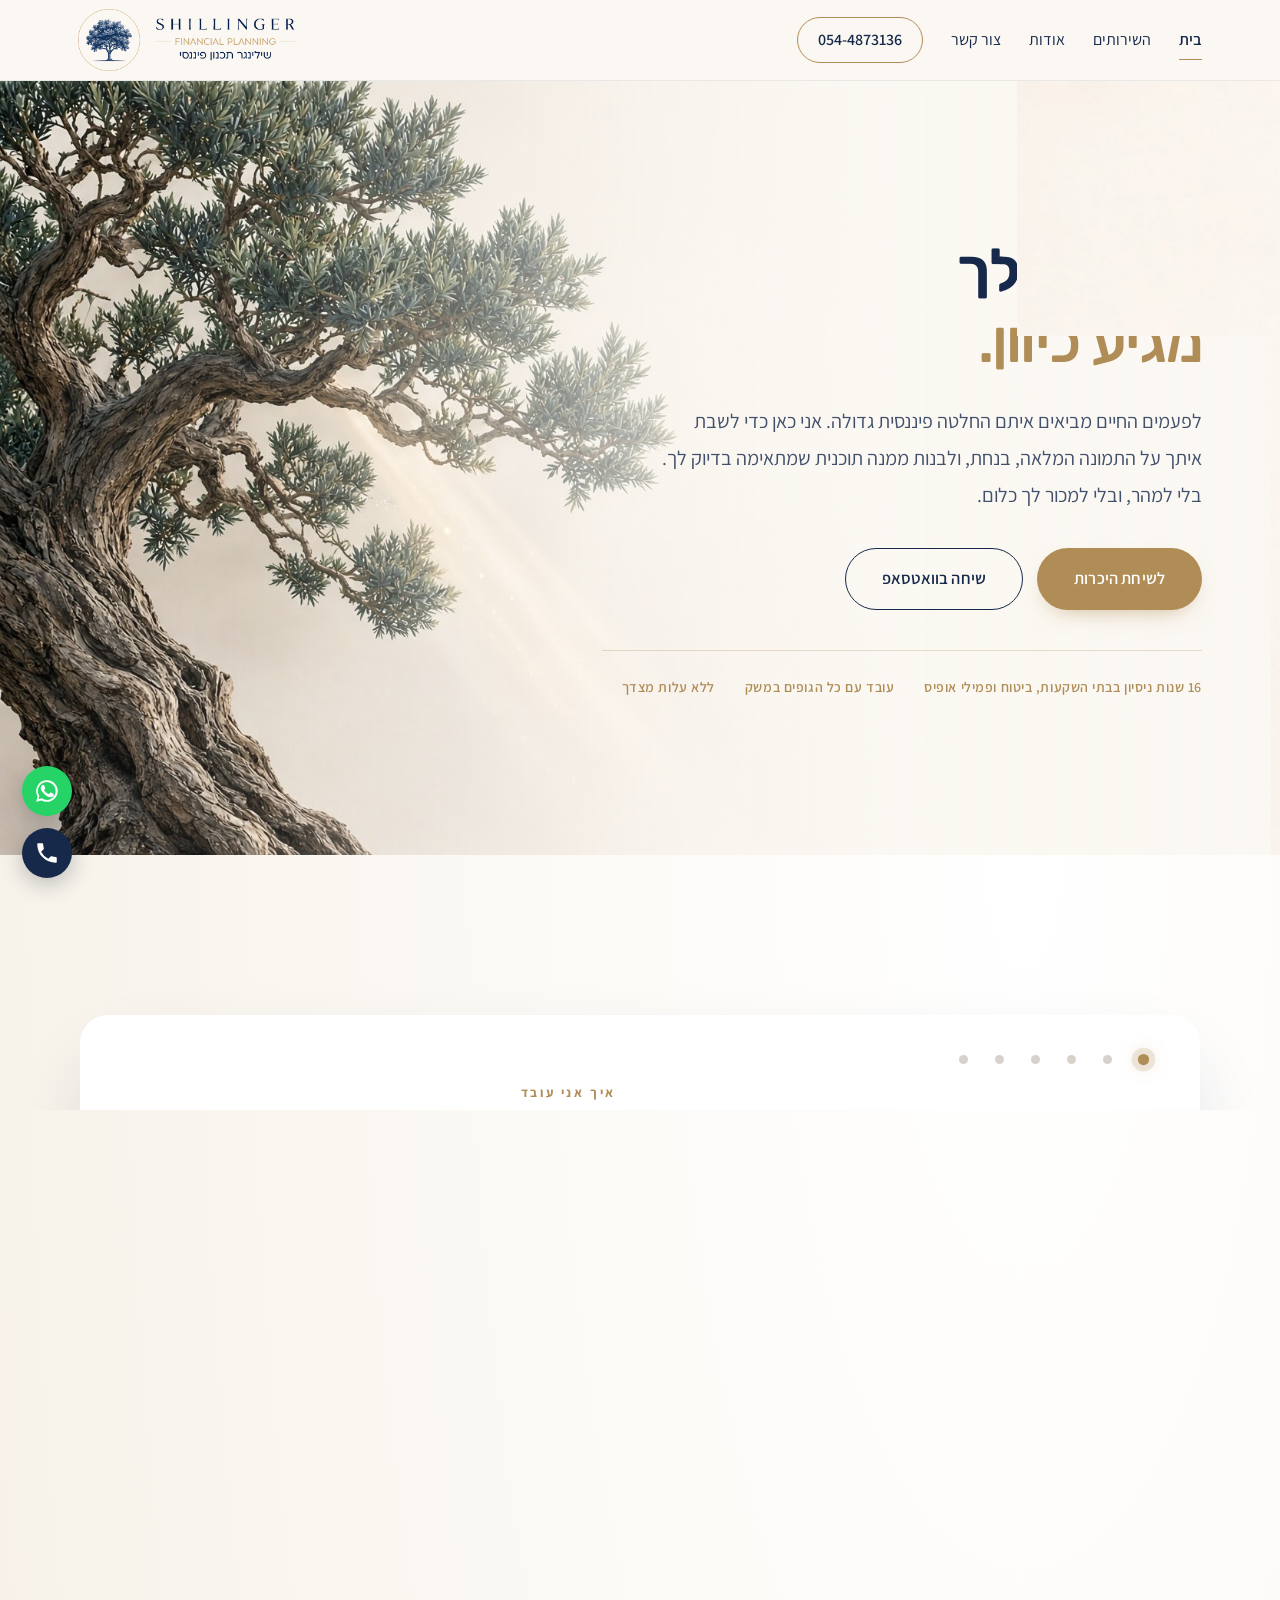
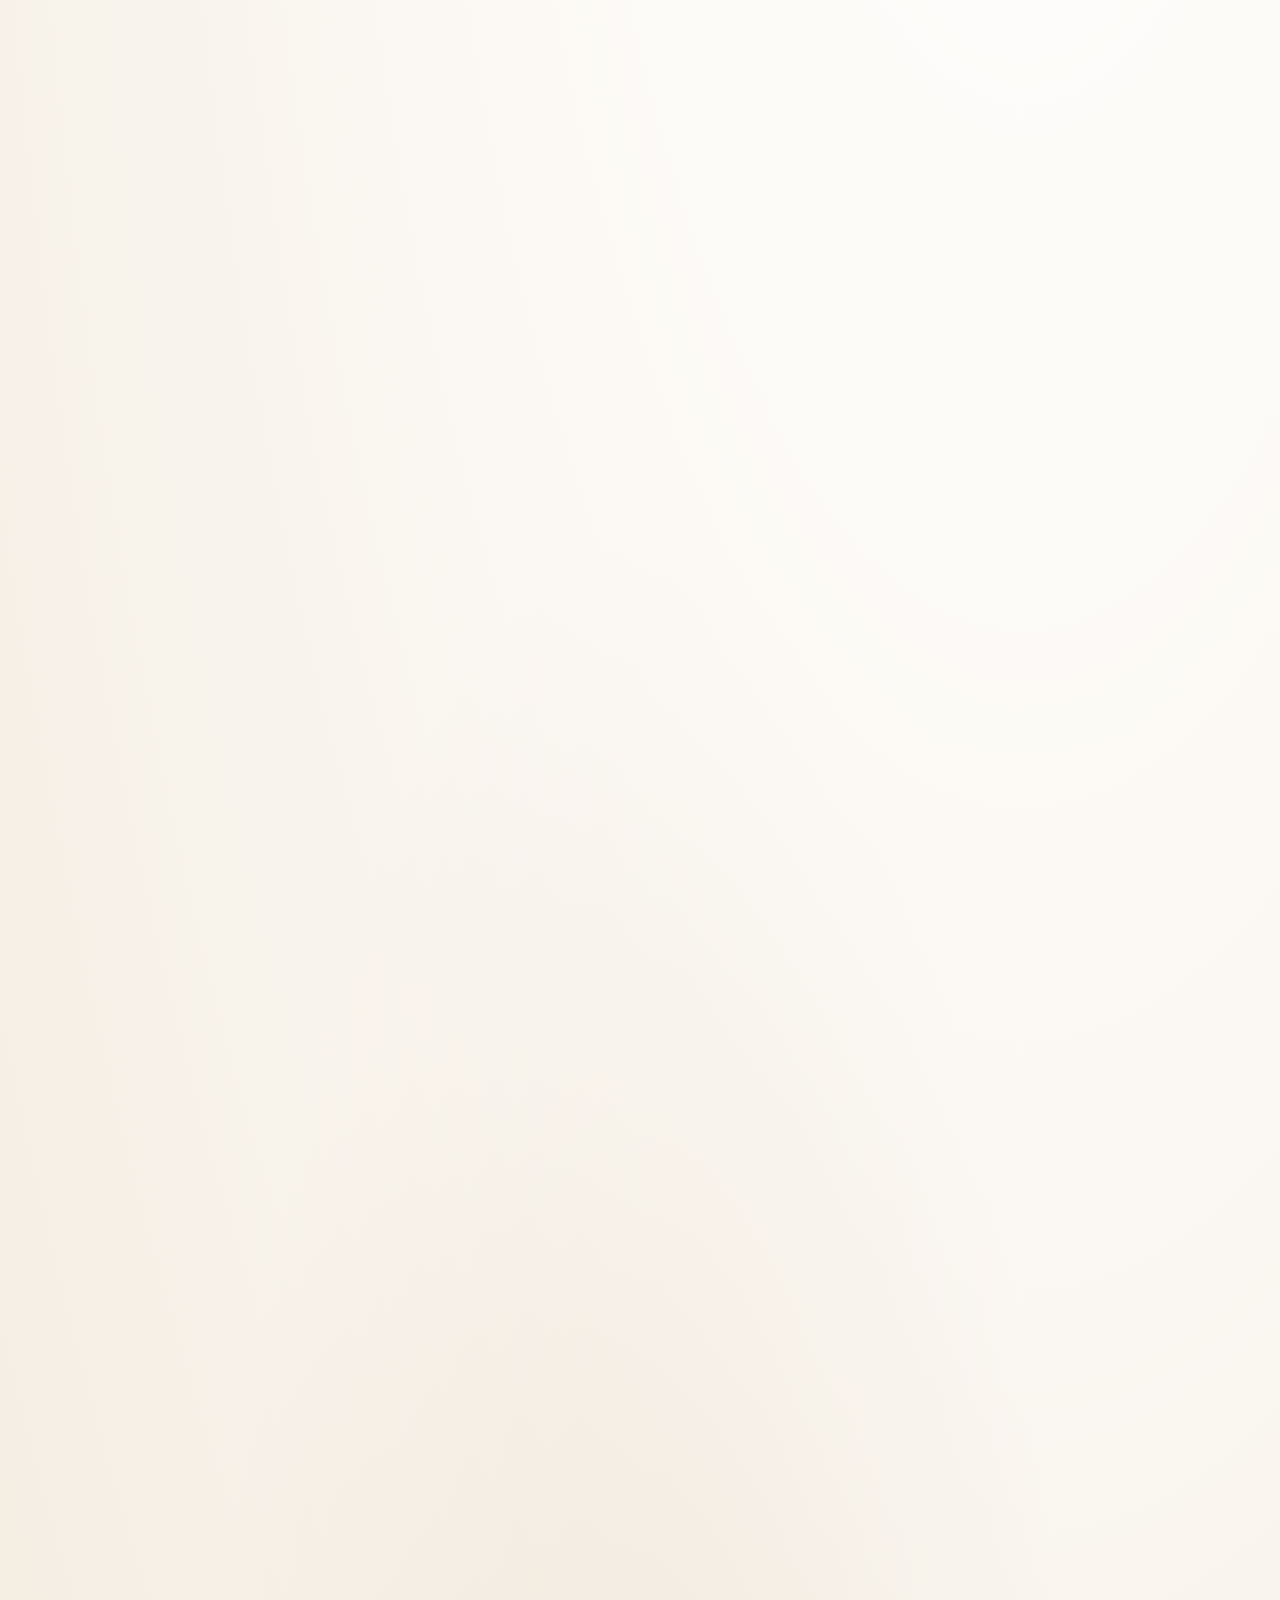
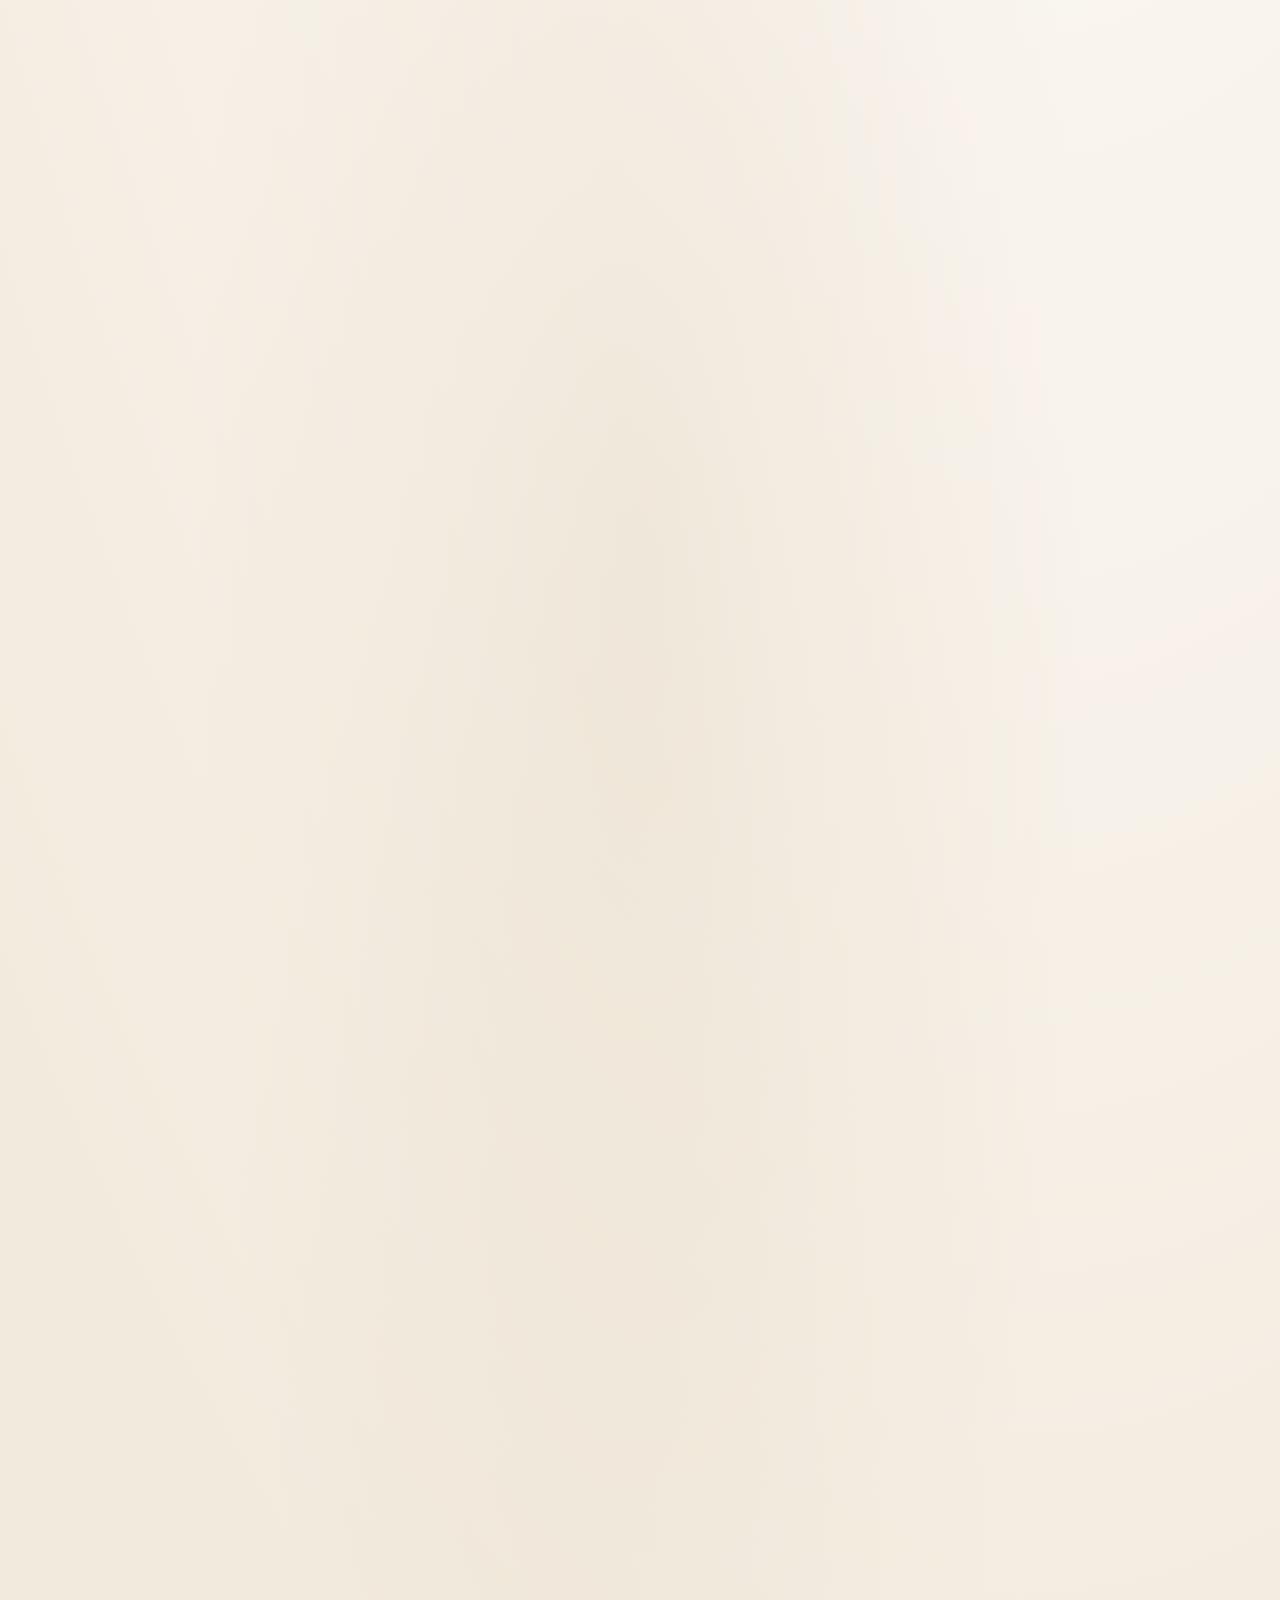
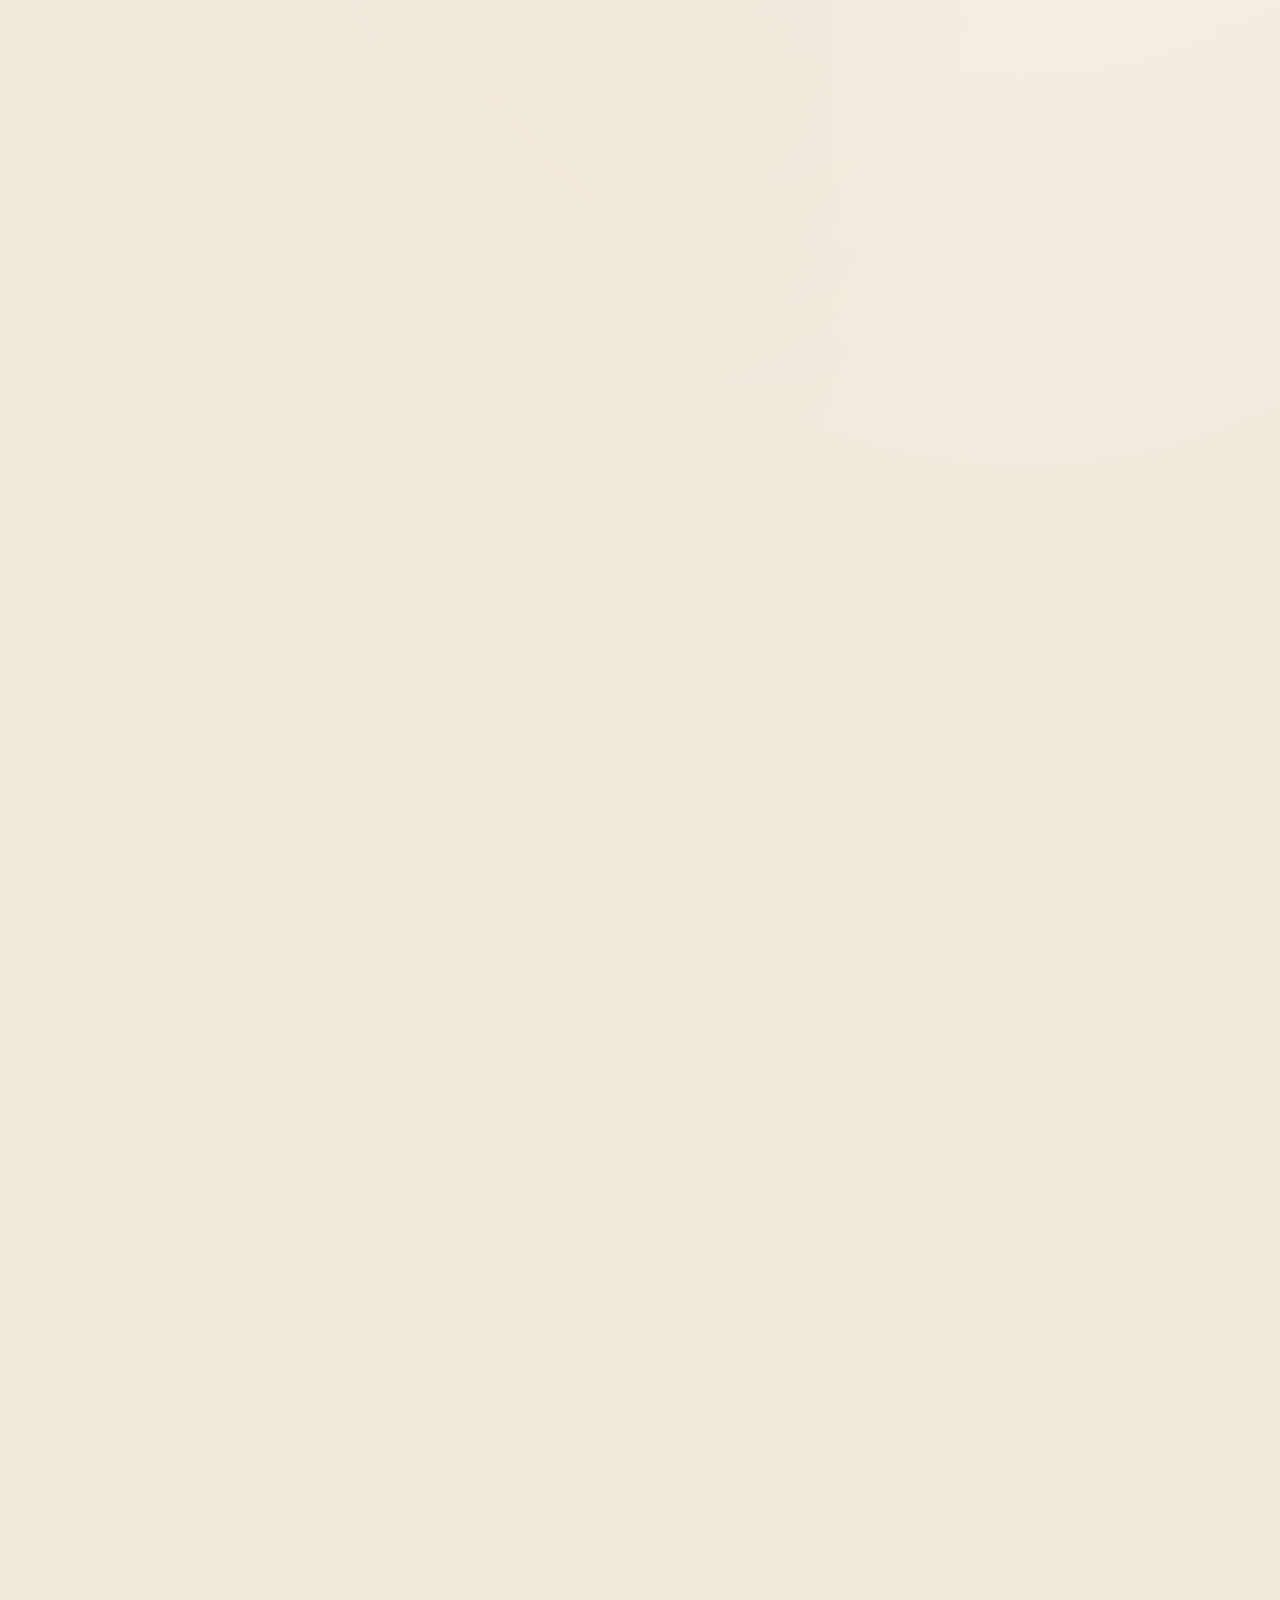
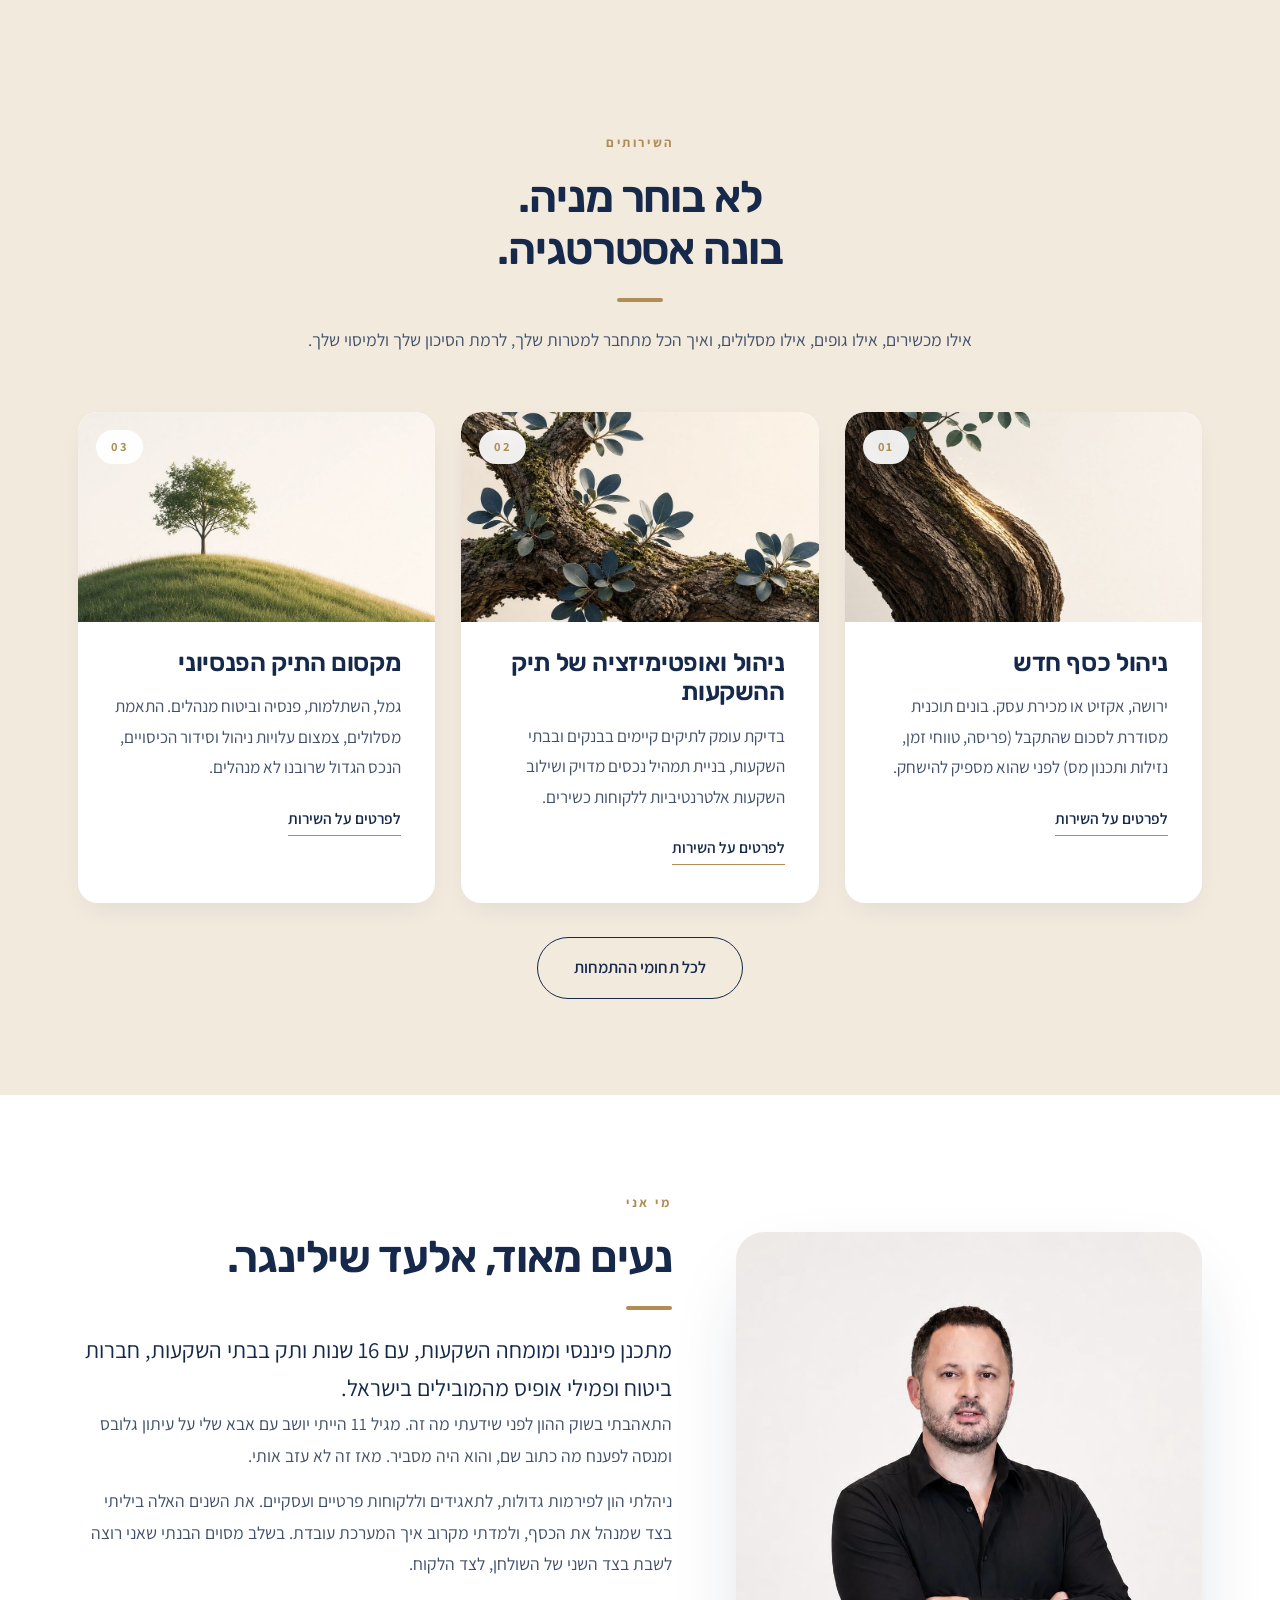
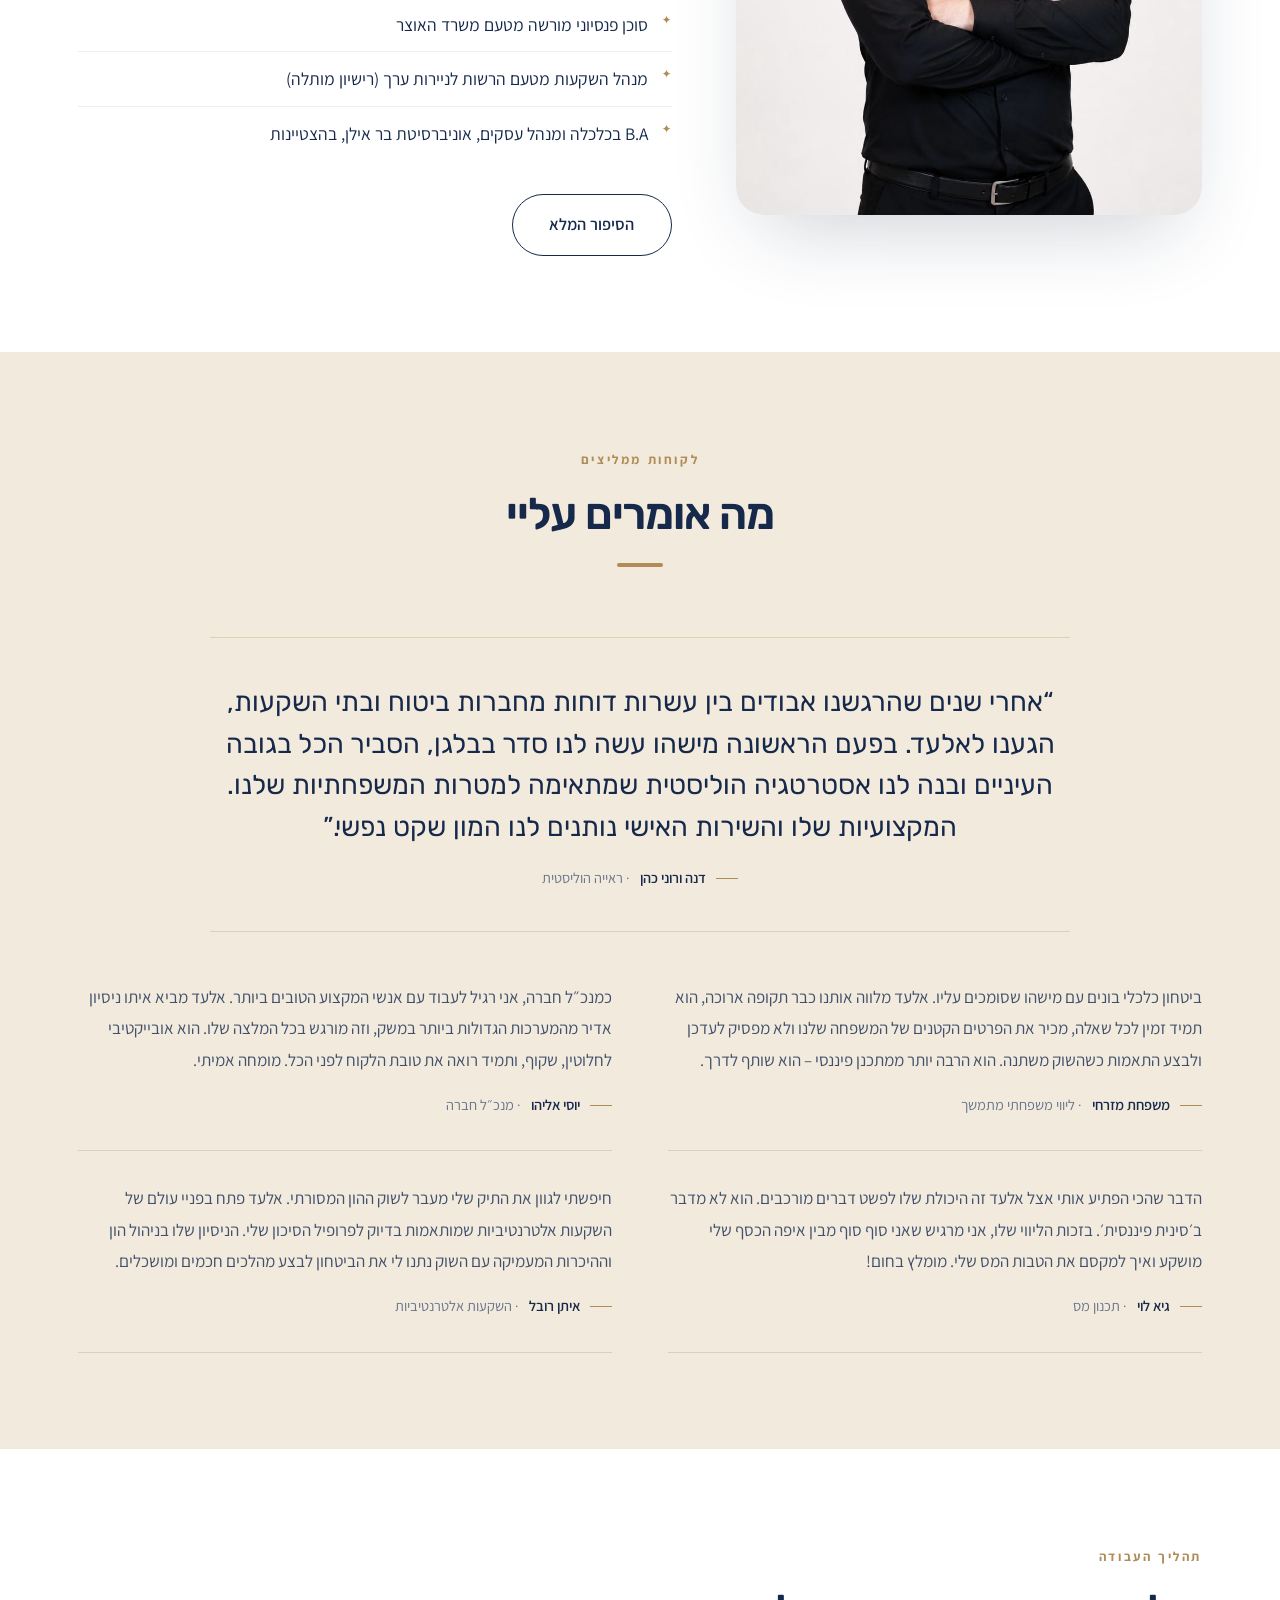
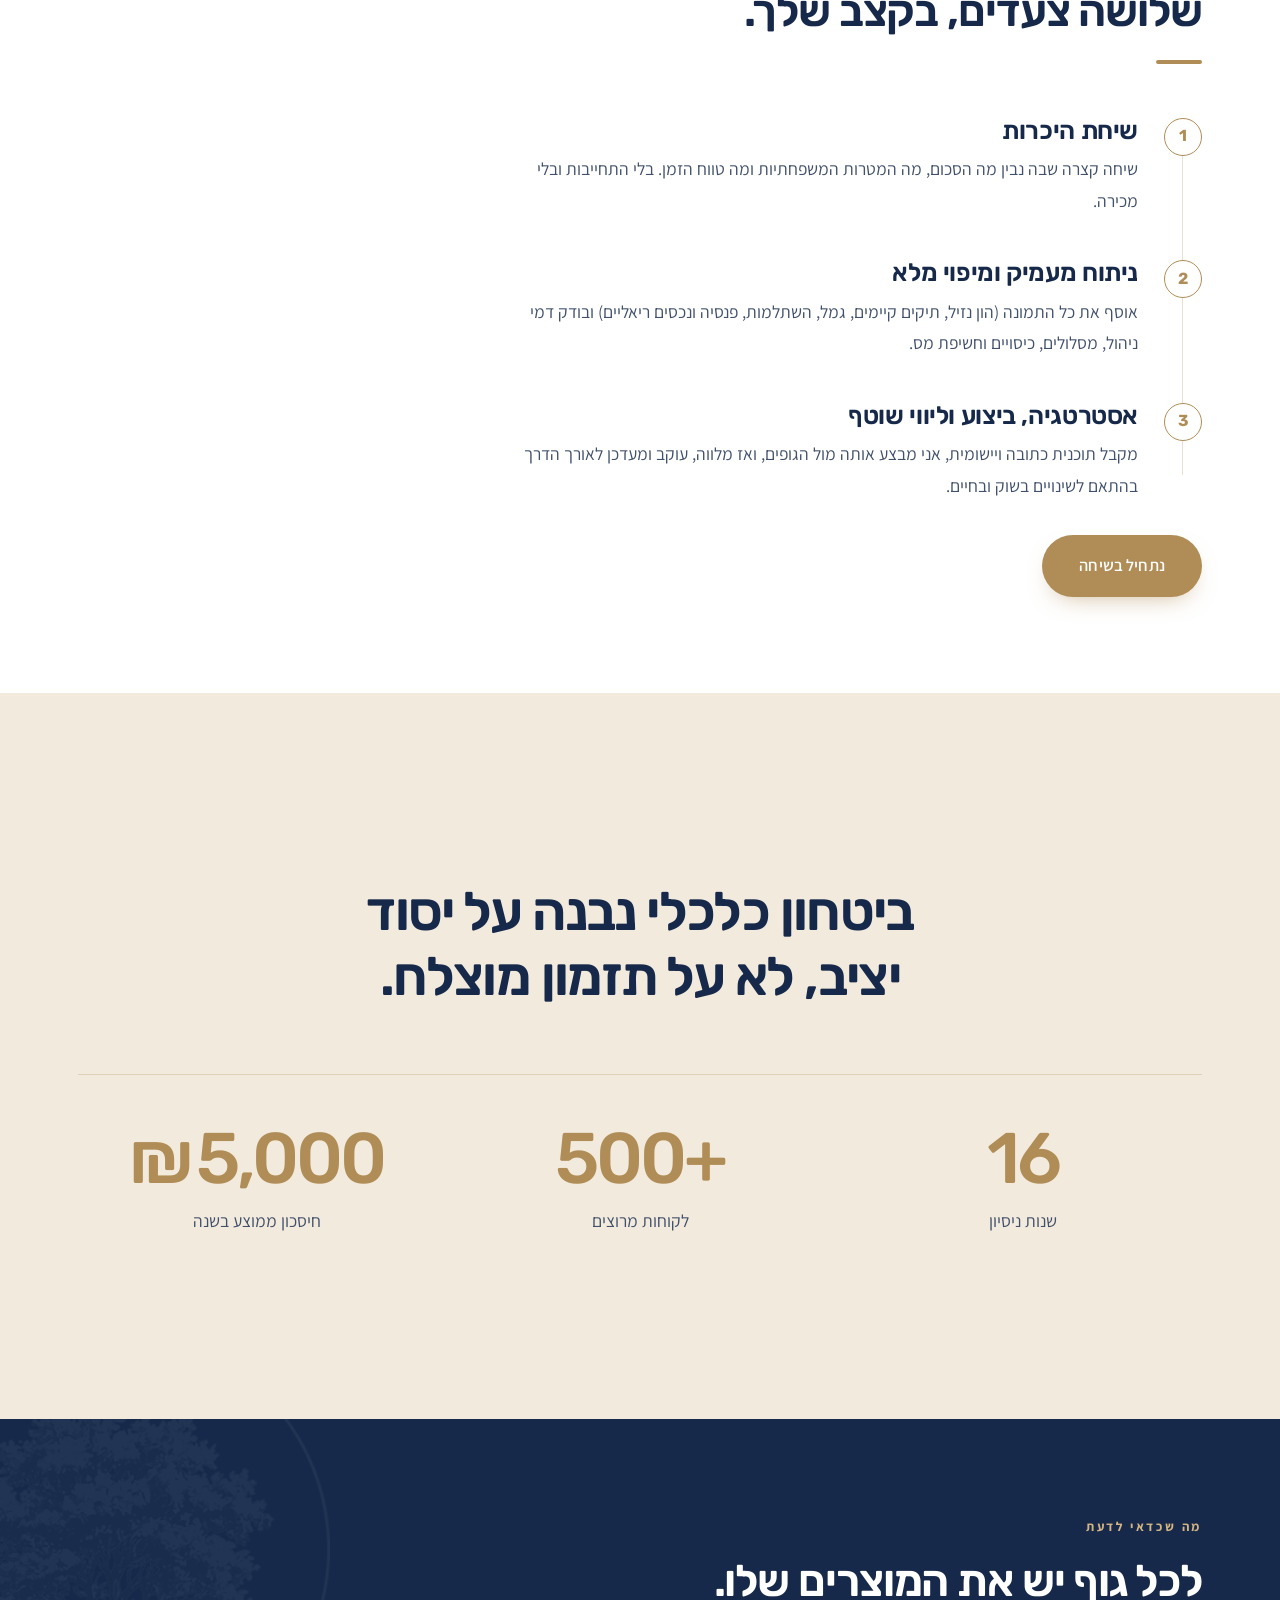
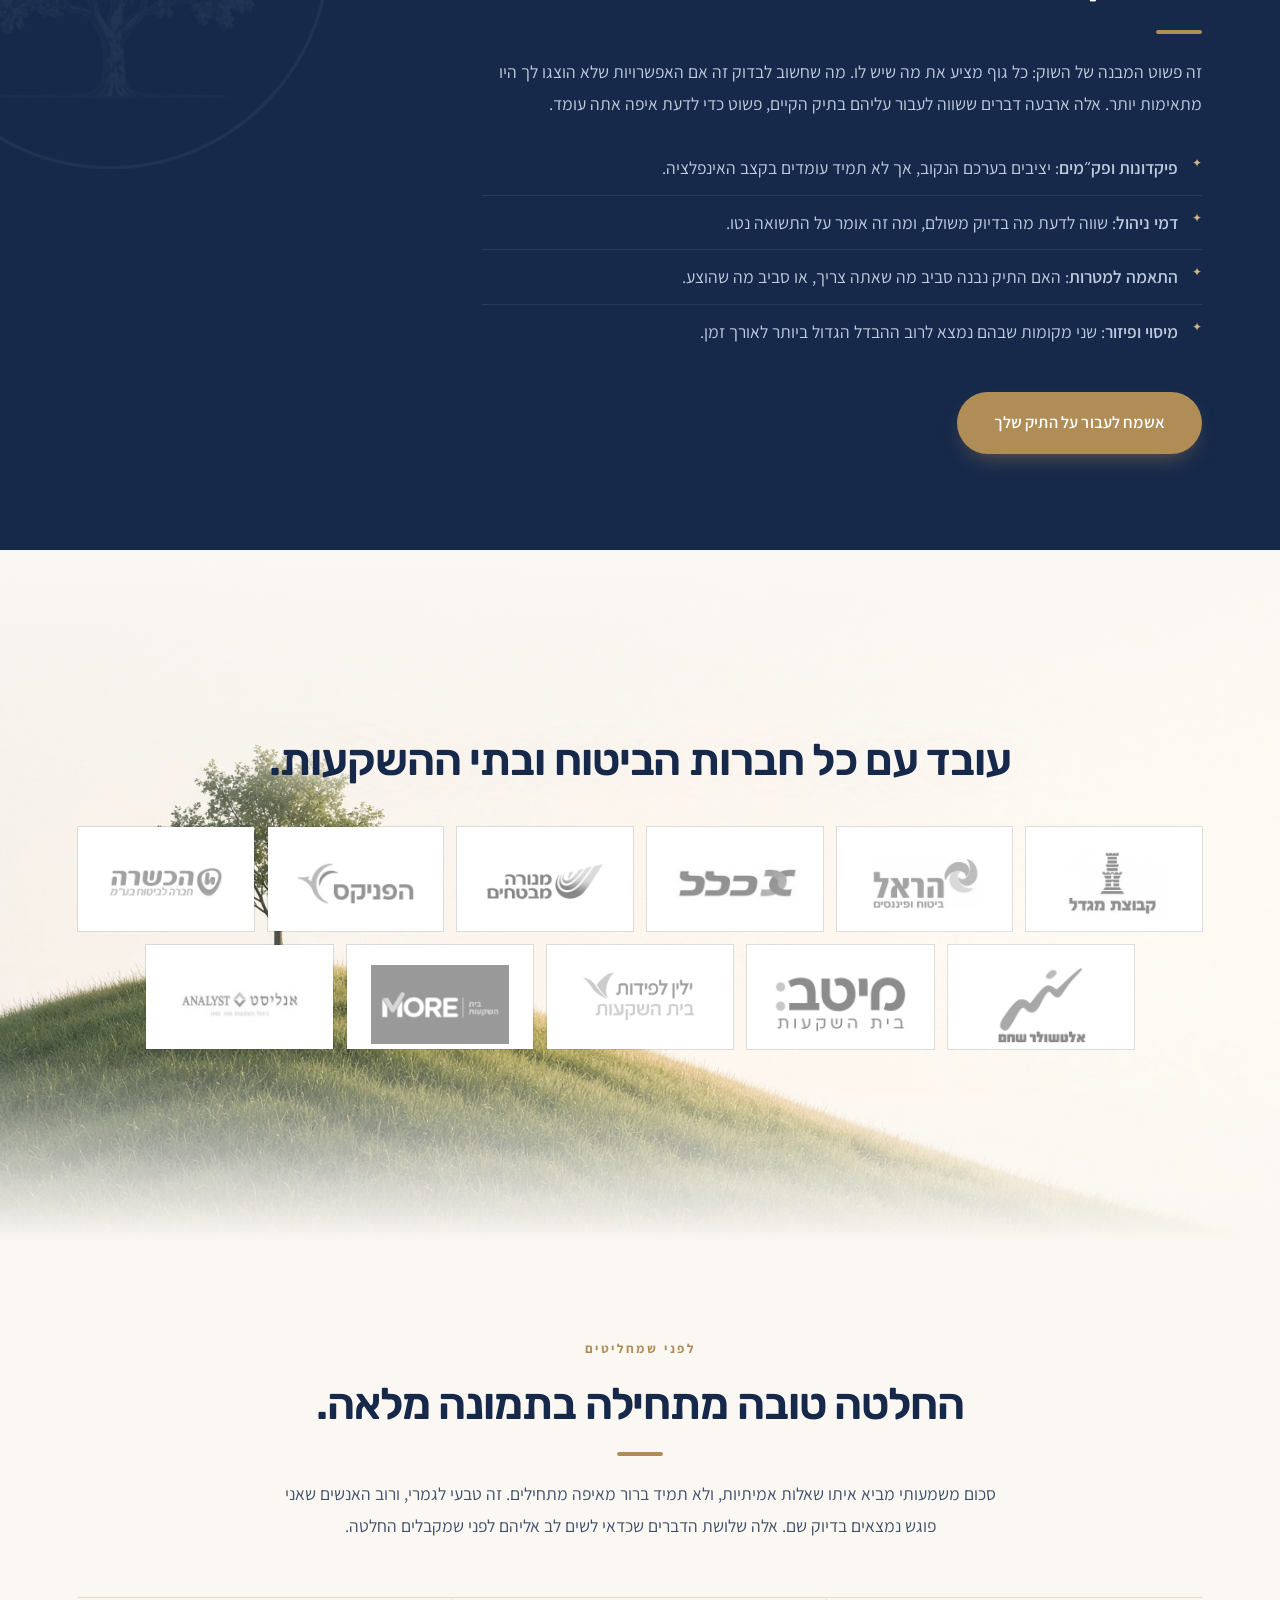
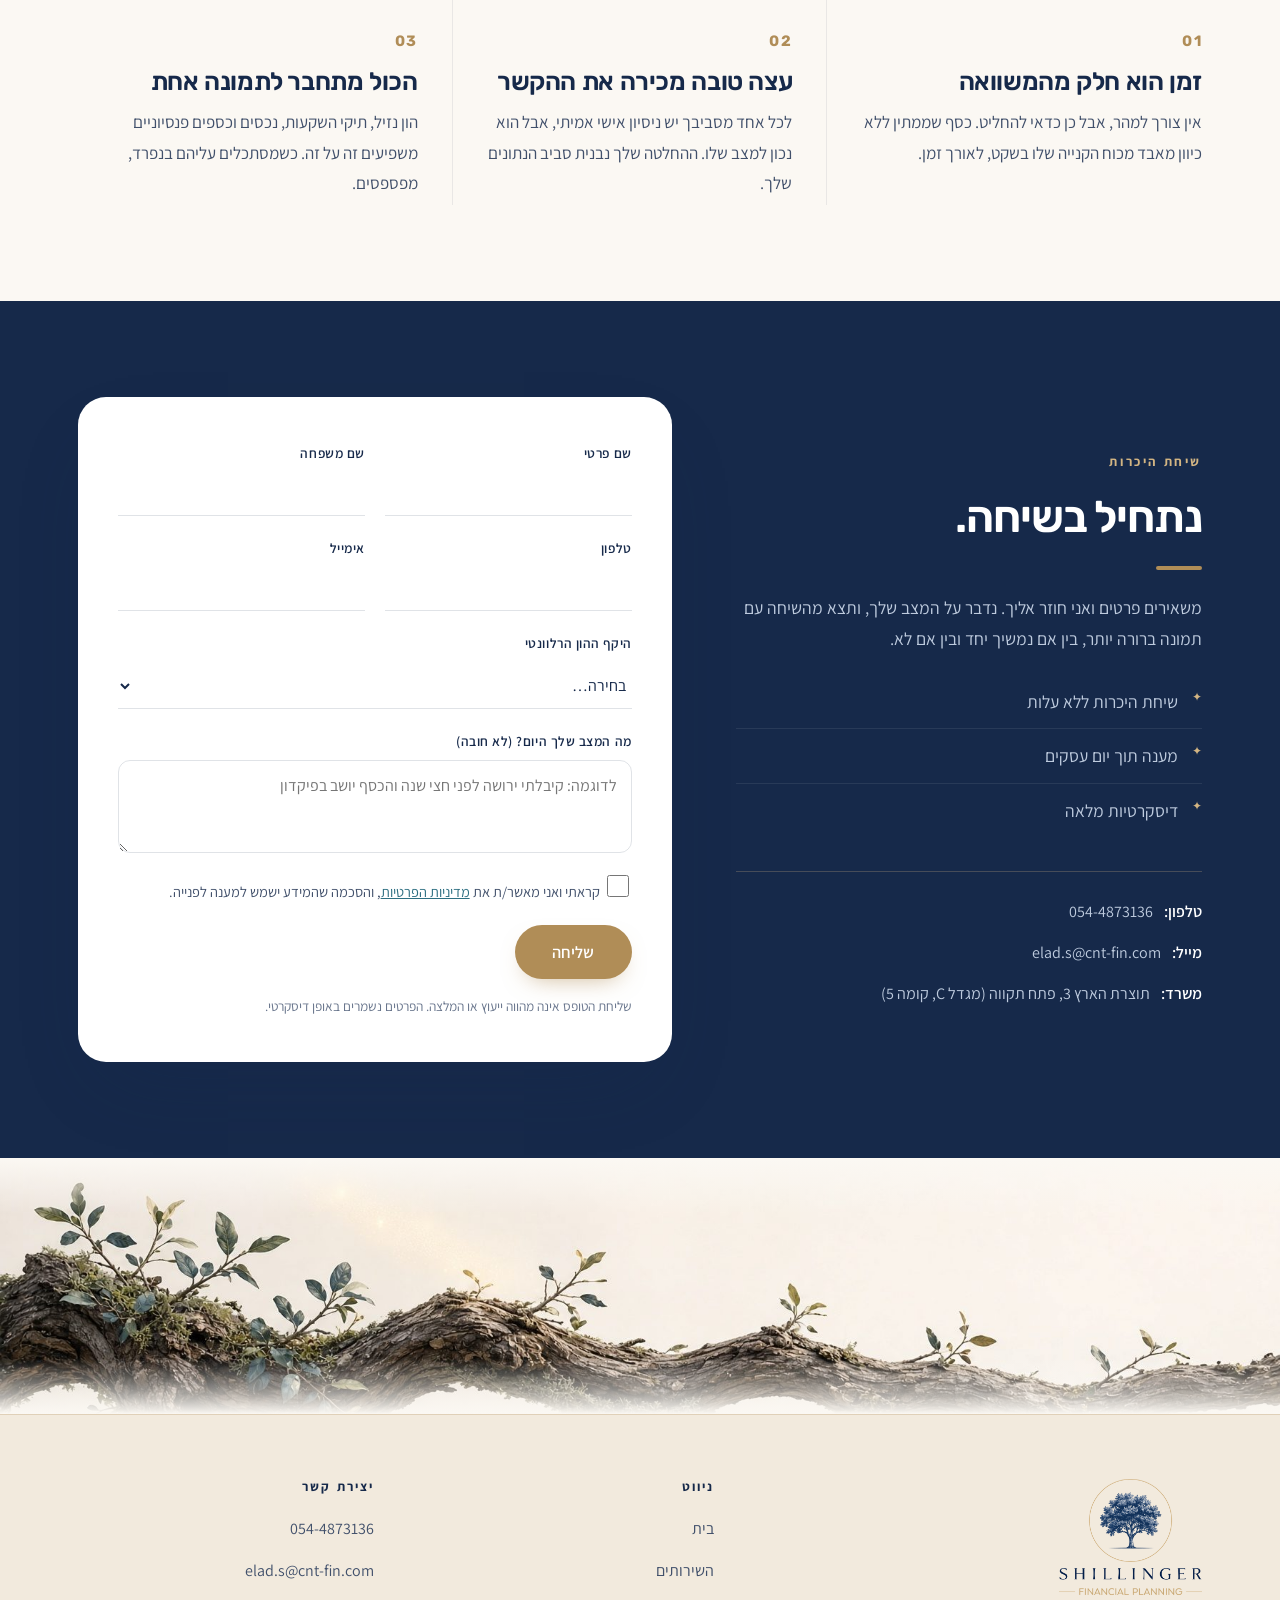
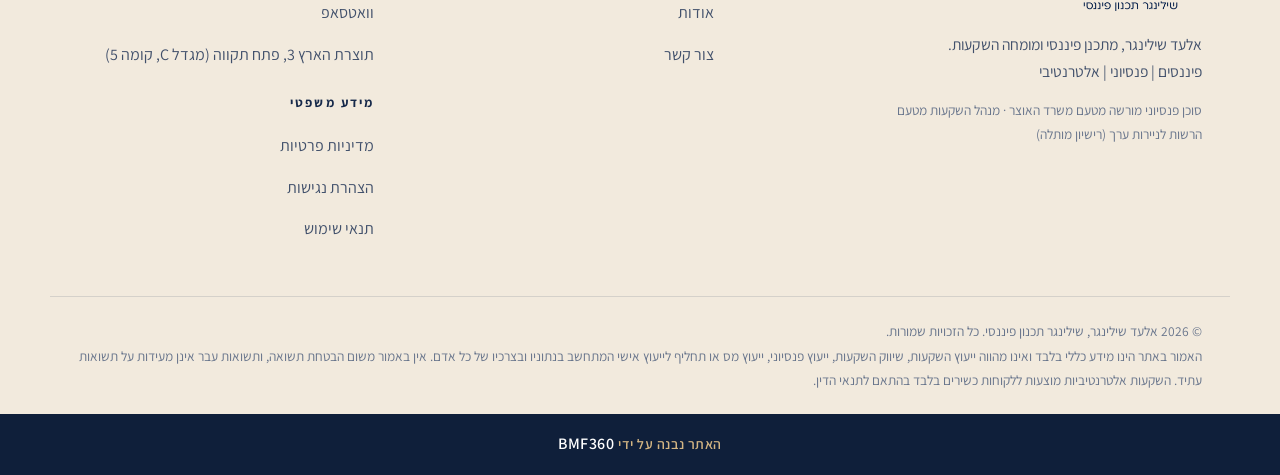
<file: index.html>
<!DOCTYPE html>
<html lang="he" dir="rtl">
<head>
<meta charset="utf-8">
<meta name="viewport" content="width=device-width,initial-scale=1">
<title>אלעד שילינגר | מתכנן פיננסי ומומחה השקעות</title>
<meta name="description" content="ירושה, אקזיט או מכירת עסק? אלעד שילינגר, מתכנן פיננסי עם 16 שנות ניסיון בבתי השקעות ופמילי אופיס. שיחת היכרות ללא עלות.">
<meta property="og:title" content="אלעד שילינגר | מתכנן פיננסי ומומחה השקעות">
<meta property="og:description" content="ירושה, אקזיט או מכירת עסק? אלעד שילינגר, מתכנן פיננסי עם 16 שנות ניסיון בבתי השקעות ופמילי אופיס. שיחת היכרות ללא עלות.">
<meta property="og:image" content="assets/img/brand/logo-horizontal.png">
<meta property="og:type" content="website">
<meta property="og:locale" content="he_IL">
<link rel="icon" type="image/png" href="assets/img/brand/favicon.png">
<link rel="preconnect" href="https://fonts.googleapis.com">
<link rel="preconnect" href="https://fonts.gstatic.com" crossorigin>
<link href="https://fonts.googleapis.com/css2?family=Rubik:wght@400;500;600;700&family=Assistant:wght@300;400;600;700&display=swap" rel="stylesheet">
<link rel="stylesheet" href="assets/css/style.css">
<script type="application/ld+json">
{
  "@context":"https://schema.org",
  "@type":"FinancialService",
  "name":"שילינגר תכנון פיננסי",
  "founder":{"@type":"Person","name":"אלעד שילינגר","jobTitle":"מתכנן פיננסי ומומחה השקעות"},
  "telephone":"+972-54-4873136",
  "email":"elad.s@cnt-fin.com",
  "areaServed":"IL",
  "address":{"@type":"PostalAddress","streetAddress":"תוצרת הארץ 3, מגדל C קומה 5","addressLocality":"פתח תקווה","addressCountry":"IL"}
}
</script>
</head>
<body>

<header class="header">
  <div class="header__inner">
    <a class="brand" href="index.html" aria-label="שילינגר תכנון פיננסי, לעמוד הבית">
      <img src="assets/img/brand/logo-horizontal.png" alt="שילינגר תכנון פיננסי">
    </a>
    <button class="nav__toggle" aria-label="פתיחת תפריט" aria-expanded="false"><span></span><span></span><span></span></button>
    <nav class="nav">
      <a href="index.html" aria-current="page">בית</a>
      <a href="services.html">השירותים</a>
      <a href="about.html">אודות</a>
      <a href="contact.html">צור קשר</a>
      <a class="nav__cta" href="tel:0544873136">054-4873136</a>
    </nav>
  </div>
</header>

<section class="hero">
  <img class="hero__bg" src="assets/img/scenes/hero-home.jpg" alt="">
  <div class="hero__inner">
    <div class="hero__content">
      <h1>לכסף שלך<span class="accent">מגיע כיוון.</span></h1>
      <p class="hero__sub">
        לפעמים החיים מביאים איתם החלטה פיננסית גדולה. אני כאן כדי לשבת איתך
        על התמונה המלאה, בנחת, ולבנות ממנה תוכנית שמתאימה בדיוק לך.
        בלי למהר, ובלי למכור לך כלום.
      </p>
      <div class="btn-row">
        <a class="btn btn--primary" href="#contact">לשיחת היכרות</a>
        <a class="btn btn--ghost-light" href="https://wa.me/972544873136" target="_blank" rel="noopener">שיחה בוואטסאפ</a>
      </div>
      <div class="hero__meta">
        <span>16 שנות ניסיון בבתי השקעות, ביטוח ופמילי אופיס</span>
        <span>עובד עם כל הגופים במשק</span>
        <span>ללא עלות מצדך</span>
      </div>
    </div>
  </div>
</section>

<section class="tree" id="approach" aria-labelledby="tree-title">
  <div class="tree__scroll">
    <div class="tree__sticky">
      <div class="tree__card">

        <nav class="tree__dots" aria-label="השלבים">
        <button class="tree__dot is-on" type="button" data-go="0" aria-label="נאמנות ללקוח, לא למערכת"><span></span></button>
        <button class="tree__dot" type="button" data-go="1" aria-label="ניסיון מוכח"><span></span></button>
        <button class="tree__dot" type="button" data-go="2" aria-label="ראייה הוליסטית"><span></span></button>
        <button class="tree__dot" type="button" data-go="3" aria-label="הסברים בגובה העיניים"><span></span></button>
        <button class="tree__dot" type="button" data-go="4" aria-label="ליווי לאורך שנים"><span></span></button>
        <button class="tree__dot" type="button" data-go="5" aria-label="ללא עלות מצדך"><span></span></button>
        </nav>

        <div class="tree__body">
          <div class="tree__stage" aria-hidden="true">
            <svg class="tree__ring" viewBox="0 0 200 200"><circle cx="100" cy="100" r="97"/></svg>
            <div class="tree__mask"><img src="assets/img/brand/tree.png" alt=""></div>
            <span class="tree__ground"></span>
          </div>

          <div class="tree__text">
            <span class="eyebrow">איך אני עובד</span>
            <h2 id="tree-title">שישה דברים שאפשר לסמוך עליהם.</h2>
            <hr class="rule">

            <div class="tree__panels">
          <article class="tree__panel is-on">
            <span class="tree__step">01</span>
            <h3>נאמנות ללקוח, לא למערכת</h3>
            <p>אני לא מחויב לאף חברת ביטוח או בית השקעות, ולכן ההמלצות נבנות סביב הצרכים שלך בלבד.</p>
          </article>
          <article class="tree__panel">
            <span class="tree__step">02</span>
            <h3>ניסיון מוכח</h3>
            <p>16 שנות ניהול פיננסי בבתי השקעות ובפמילי אופיס, וליווי של מאות משפחות ולקוחות.</p>
          </article>
          <article class="tree__panel">
            <span class="tree__step">03</span>
            <h3>ראייה הוליסטית</h3>
            <p>כלל נכסי התא המשפחתי (פיננסיים, פנסיוניים וריאליים) נבחנים תחת קורת גג אחת.</p>
          </article>
          <article class="tree__panel">
            <span class="tree__step">04</span>
            <h3>הסברים בגובה העיניים</h3>
            <p>בלי מונחים מיותרים. כל דבר מוסבר בפשטות עד שהוא ברור לך, כולל דוח מצב חודשי.</p>
          </article>
          <article class="tree__panel">
            <span class="tree__step">05</span>
            <h3>ליווי לאורך שנים</h3>
            <p>ביטחון פיננסי לא בונים עם פרצופים מתחלפים. אני מכיר אותך, זוכר את הסיפור שלך, ונשאר.</p>
          </article>
          <article class="tree__panel">
            <span class="tree__step">06</span>
            <h3>ללא עלות מצדך</h3>
            <p>שכר הטרחה משולם על ידי הגופים שתבחר לעבוד איתם. ככל שהנכסים יצמחו, כך גם התגמול.</p>
          </article>
            </div>

            <nav class="tree__marks" aria-label="מעבר בין השלבים">
        <button class="tree__mark is-on" type="button" data-go="0" aria-label="נאמנות ללקוח, לא למערכת">01</button>
        <button class="tree__mark" type="button" data-go="1" aria-label="ניסיון מוכח">02</button>
        <button class="tree__mark" type="button" data-go="2" aria-label="ראייה הוליסטית">03</button>
        <button class="tree__mark" type="button" data-go="3" aria-label="הסברים בגובה העיניים">04</button>
        <button class="tree__mark" type="button" data-go="4" aria-label="ליווי לאורך שנים">05</button>
        <button class="tree__mark" type="button" data-go="5" aria-label="ללא עלות מצדך">06</button>
            </nav>
          </div>
        </div>

      </div>
    </div>
  </div>
</section>

<section class="section section--cream2" id="services">
  <div class="container reveal">
    <div class="shead shead--center">
      <span class="eyebrow">השירותים</span>
      <h2>לא בוחר מניה.<br>בונה אסטרטגיה.</h2>
      <hr class="rule">
      <p class="body">אילו מכשירים, אילו גופים, אילו מסלולים, ואיך הכל מתחבר למטרות שלך, לרמת הסיכון שלך ולמיסוי שלך.</p>
    </div>
    <div class="svc">
      <article class="svc__item" data-n="01">
        <div class="svc__media"><img src="assets/img/scenes/card-new-money.jpg" alt="" loading="lazy"></div>
        <span class="svc__badge">01</span>
        <h3>ניהול כסף חדש</h3>
        <p>ירושה, אקזיט או מכירת עסק. בונים תוכנית מסודרת לסכום שהתקבל (פריסה, טווחי זמן, נזילות ותכנון מס) לפני שהוא מספיק להישחק.</p>
        <a class="svc__link" href="service-new-money.html">לפרטים על השירות</a>
      </article>
      <article class="svc__item" data-n="02">
        <div class="svc__media"><img src="assets/img/scenes/card-portfolio.jpg" alt="" loading="lazy"></div>
        <span class="svc__badge">02</span>
        <h3>ניהול ואופטימיזציה של תיק ההשקעות</h3>
        <p>בדיקת עומק לתיקים קיימים בבנקים ובבתי השקעות, בניית תמהיל נכסים מדויק ושילוב השקעות אלטרנטיביות ללקוחות כשירים.</p>
        <a class="svc__link" href="service-portfolio.html">לפרטים על השירות</a>
      </article>
      <article class="svc__item" data-n="03">
        <div class="svc__media"><img src="assets/img/scenes/card-pension.jpg" alt="" loading="lazy"></div>
        <span class="svc__badge">03</span>
        <h3>מקסום התיק הפנסיוני</h3>
        <p>גמל, השתלמות, פנסיה וביטוח מנהלים. התאמת מסלולים, צמצום עלויות ניהול וסידור הכיסויים, הנכס הגדול שרובנו לא מנהלים.</p>
        <a class="svc__link" href="service-pension.html">לפרטים על השירות</a>
      </article>
    </div>
    <div class="btn-row center" style="justify-content:center">
      <a class="btn btn--outline" href="services.html">לכל תחומי ההתמחות</a>
    </div>
  </div>
</section>

<section class="section section--white" id="about">
  <div class="container reveal">
    <div class="split">
      <div class="split__media">
        <img src="assets/img/elad.jpg" alt="אלעד שילינגר, מתכנן פיננסי ומומחה השקעות">
      </div>
      <div>
        <span class="eyebrow">מי אני</span>
        <h2>נעים מאוד, אלעד שילינגר.</h2>
        <hr class="rule">
        <p class="lead">מתכנן פיננסי ומומחה השקעות, עם 16 שנות ותק בבתי השקעות, חברות ביטוח ופמילי אופיס מהמובילים בישראל.</p>
        <p class="body">
          התאהבתי בשוק ההון לפני שידעתי מה זה. מגיל 11 הייתי יושב עם אבא שלי על
          עיתון גלובס ומנסה לפענח מה כתוב שם, והוא היה מסביר. מאז זה לא עזב אותי.
        </p>
        <p class="body" style="margin-top:14px">
          ניהלתי הון לפירמות גדולות, לתאגידים וללקוחות פרטיים ועסקיים. את השנים
          האלה ביליתי בצד שמנהל את הכסף, ולמדתי מקרוב איך המערכת עובדת. בשלב
          מסוים הבנתי שאני רוצה לשבת בצד השני של השולחן, לצד הלקוח.
        </p>
        <ul class="icon-list" style="margin-top:18px">
          <li><span class="ico">✦</span><span>סוכן פנסיוני מורשה מטעם משרד האוצר</span></li>
          <li><span class="ico">✦</span><span>מנהל השקעות מטעם הרשות לניירות ערך (רישיון מותלה)</span></li>
          <li><span class="ico">✦</span><span>B.A בכלכלה ומנהל עסקים, אוניברסיטת בר אילן, בהצטיינות</span></li>
        </ul>
        <div class="btn-row">
          <a class="btn btn--outline" href="about.html">הסיפור המלא</a>
        </div>
      </div>
    </div>
  </div>
</section>

<section class="section section--cream2" id="testimonials">
  <div class="container reveal">
    <div class="shead shead--center">
      <span class="eyebrow">לקוחות ממליצים</span>
      <h2>מה אומרים עליי</h2>
      <hr class="rule">
    </div>
    <div class="tst">
      <blockquote class="tst__feature">
        <p>&ldquo;אחרי שנים שהרגשנו אבודים בין עשרות דוחות מחברות ביטוח ובתי השקעות, הגענו לאלעד. בפעם הראשונה מישהו עשה לנו סדר בבלגן, הסביר הכל בגובה העיניים ובנה לנו אסטרטגיה הוליסטית שמתאימה למטרות המשפחתיות שלנו. המקצועיות שלו והשירות האישי נותנים לנו המון שקט נפשי.&rdquo;</p>
        <div class="tst__by" style="justify-content:center">דנה ורוני כהן <span>· ראייה הוליסטית</span></div>
      </blockquote>
      <div class="tst__grid">
      <article class="tst__item">
        <p>ביטחון כלכלי בונים עם מישהו שסומכים עליו. אלעד מלווה אותנו כבר תקופה ארוכה, הוא תמיד זמין לכל שאלה, מכיר את הפרטים הקטנים של המשפחה שלנו ולא מפסיק לעדכן ולבצע התאמות כשהשוק משתנה. הוא הרבה יותר ממתכנן פיננסי – הוא שותף לדרך.</p>
        <div class="tst__by">משפחת מזרחי <span>· ליווי משפחתי מתמשך</span></div>
      </article>
      <article class="tst__item">
        <p>כמנכ״ל חברה, אני רגיל לעבוד עם אנשי המקצוע הטובים ביותר. אלעד מביא איתו ניסיון אדיר מהמערכות הגדולות ביותר במשק, וזה מורגש בכל המלצה שלו. הוא אובייקטיבי לחלוטין, שקוף, ותמיד רואה את טובת הלקוח לפני הכל. מומחה אמיתי.</p>
        <div class="tst__by">יוסי אליהו <span>· מנכ״ל חברה</span></div>
      </article>
      <article class="tst__item">
        <p>הדבר שהכי הפתיע אותי אצל אלעד זה היכולת שלו לפשט דברים מורכבים. הוא לא מדבר ב׳סינית פיננסית׳. בזכות הליווי שלו, אני מרגיש שאני סוף סוף מבין איפה הכסף שלי מושקע ואיך למקסם את הטבות המס שלי. מומלץ בחום!</p>
        <div class="tst__by">גיא לוי <span>· תכנון מס</span></div>
      </article>
      <article class="tst__item">
        <p>חיפשתי לגוון את התיק שלי מעבר לשוק ההון המסורתי. אלעד פתח בפניי עולם של השקעות אלטרנטיביות שמותאמות בדיוק לפרופיל הסיכון שלי. הניסיון שלו בניהול הון וההיכרות המעמיקה עם השוק נתנו לי את הביטחון לבצע מהלכים חכמים ומושכלים.</p>
        <div class="tst__by">איתן רובל <span>· השקעות אלטרנטיביות</span></div>
      </article>
      </div>
    </div>
  </div>
</section>

<section class="section section--white">
  <div class="container reveal">
    <div class="shead">
      <span class="eyebrow">תהליך העבודה</span>
      <h2>שלושה צעדים, בקצב שלך.</h2>
      <hr class="rule">
    </div>
    <div class="steps">
      <article class="steps__item">
        <span class="steps__dot">1</span>
        <h3>שיחת היכרות</h3>
        <p>שיחה קצרה שבה נבין מה הסכום, מה המטרות המשפחתיות ומה טווח הזמן. בלי התחייבות ובלי מכירה.</p>
      </article>
      <article class="steps__item">
        <span class="steps__dot">2</span>
        <h3>ניתוח מעמיק ומיפוי מלא</h3>
        <p>אוסף את כל התמונה (הון נזיל, תיקים קיימים, גמל, השתלמות, פנסיה ונכסים ריאליים) ובודק דמי ניהול, מסלולים, כיסויים וחשיפת מס.</p>
      </article>
      <article class="steps__item">
        <span class="steps__dot">3</span>
        <h3>אסטרטגיה, ביצוע וליווי שוטף</h3>
        <p>מקבל תוכנית כתובה ויישומית, אני מבצע אותה מול הגופים, ואז מלווה, עוקב ומעדכן לאורך הדרך בהתאם לשינויים בשוק ובחיים.</p>
      </article>
    </div>
    <div class="btn-row">
      <a class="btn btn--primary" href="#contact">נתחיל בשיחה</a>
    </div>
  </div>
</section>

<section class="figures-band" aria-labelledby="how-title">
  <div class="container reveal">
    <h2 id="how-title">ביטחון כלכלי נבנה על יסוד יציב, לא על תזמון מוצלח.</h2>
    <div class="figures-band__grid">
      <div><b>16</b><span>שנות ניסיון</span></div>
      <div><b>+500</b><span>לקוחות מרוצים</span></div>
      <div><b>5,000&#8239;₪</b><span>חיסכון ממוצע בשנה</span></div>
    </div>
  </div>
</section>

<section class="section section--navy section--wm">
  <div class="container reveal">
    <div class="shead">
      <span class="eyebrow">מה שכדאי לדעת</span>
      <h2>לכל גוף יש את המוצרים שלו.</h2>
      <hr class="rule">
      <p class="body">
        זה פשוט המבנה של השוק: כל גוף מציע את מה שיש לו. מה שחשוב לבדוק זה אם
        האפשרויות שלא הוצגו לך היו מתאימות יותר. אלה ארבעה דברים ששווה לעבור
        עליהם בתיק הקיים, פשוט כדי לדעת איפה אתה עומד.
      </p>
      <ul class="icon-list" style="margin-top:22px">
        <li><span class="ico">✦</span><span><strong>פיקדונות ופק״מים</strong>: יציבים בערכם הנקוב, אך לא תמיד עומדים בקצב האינפלציה.</span></li>
        <li><span class="ico">✦</span><span><strong>דמי ניהול</strong>: שווה לדעת מה בדיוק משולם, ומה זה אומר על התשואה נטו.</span></li>
        <li><span class="ico">✦</span><span><strong>התאמה למטרות</strong>: האם התיק נבנה סביב מה שאתה צריך, או סביב מה שהוצע.</span></li>
        <li><span class="ico">✦</span><span><strong>מיסוי ופיזור</strong>: שני מקומות שבהם נמצא לרוב ההבדל הגדול ביותר לאורך זמן.</span></li>
      </ul>
      <div class="btn-row">
        <a class="btn btn--primary" href="#contact">אשמח לעבור על התיק שלך</a>
      </div>
    </div>
  </div>
</section>

<section class="partners" id="partners" aria-labelledby="partners-title">
  <img class="partners__bg" src="assets/img/scenes/hill.jpg" alt="" loading="lazy">
  <div class="partners__inner reveal">
    <h2 id="partners-title">עובד עם כל חברות הביטוח ובתי ההשקעות.</h2>
    <div class="logos">
      <div class="logo-tile"><img src="assets/img/partners/migdal-430x330.jpg" alt="מגדל" loading="lazy"></div>
      <div class="logo-tile"><img src="assets/img/partners/harel.jpg" alt="הראל" loading="lazy"></div>
      <div class="logo-tile"><img src="assets/img/partners/clal.jpg" alt="כלל ביטוח" loading="lazy"></div>
      <div class="logo-tile"><img src="assets/img/partners/MenoraMivtachimLogo.jpg" alt="מנורה מבטחים" loading="lazy"></div>
      <div class="logo-tile"><img src="assets/img/partners/FnxLogo.svg.jpg" alt="הפניקס" loading="lazy"></div>
      <div class="logo-tile"><img src="assets/img/partners/hachshara.jpg" alt="הכשרה ביטוח" loading="lazy"></div>
      <div class="logo-tile"><img src="assets/img/partners/altahuler.jpg" alt="אלטשולר שחם" loading="lazy"></div>
      <div class="logo-tile"><img src="assets/img/partners/meitav-da.jpg" alt="מיטב בית השקעות" loading="lazy"></div>
      <div class="logo-tile"><img src="assets/img/partners/yelinlapidot1.png" alt="ילין לפידות" loading="lazy"></div>
      <div class="logo-tile"><img src="assets/img/partners/more.jpg" alt="מור בית השקעות" loading="lazy"></div>
      <div class="logo-tile"><img src="assets/img/partners/analyst.jpg" alt="אנליסט" loading="lazy"></div>
    </div>
  </div>
</section>

<section class="section section--cream" id="problem">
  <div class="container reveal">
    <div class="shead shead--center">
      <span class="eyebrow">לפני שמחליטים</span>
      <h2>החלטה טובה מתחילה בתמונה מלאה.</h2>
      <hr class="rule">
      <p class="body">
        סכום משמעותי מביא איתו שאלות אמיתיות, ולא תמיד ברור מאיפה מתחילים.
        זה טבעי לגמרי, ורוב האנשים שאני פוגש נמצאים בדיוק שם. אלה שלושת
        הדברים שכדאי לשים לב אליהם לפני שמקבלים החלטה.
      </p>
    </div>

    <div class="cols">
      <article>
        <div class="cols__n">01</div>
        <h3>זמן הוא חלק מהמשוואה</h3>
        <p>אין צורך למהר, אבל כן כדאי להחליט. כסף שממתין ללא כיוון מאבד מכוח הקנייה שלו בשקט, לאורך זמן.</p>
      </article>
      <article>
        <div class="cols__n">02</div>
        <h3>עצה טובה מכירה את ההקשר</h3>
        <p>לכל אחד מסביבך יש ניסיון אישי אמיתי, אבל הוא נכון למצב שלו. ההחלטה שלך נבנית סביב הנתונים שלך.</p>
      </article>
      <article>
        <div class="cols__n">03</div>
        <h3>הכול מתחבר לתמונה אחת</h3>
        <p>הון נזיל, תיקי השקעות, נכסים וכספים פנסיוניים משפיעים זה על זה. כשמסתכלים עליהם בנפרד, מפספסים.</p>
      </article>
    </div>
  </div>
</section>

<section class="section section--navy" id="contact">
  <div class="container reveal">
    <div class="split">
      <div>
        <span class="eyebrow">שיחת היכרות</span>
        <h2>נתחיל בשיחה.</h2>
        <hr class="rule">
        <p class="body">
          משאירים פרטים ואני חוזר אליך. נדבר על המצב שלך, ותצא מהשיחה עם תמונה
          ברורה יותר, בין אם נמשיך יחד ובין אם לא.
        </p>
        <ul class="icon-list" style="margin-top:20px">
          <li><span class="ico">✦</span><span>שיחת היכרות ללא עלות</span></li>
          <li><span class="ico">✦</span><span>מענה תוך יום עסקים</span></li>
          <li><span class="ico">✦</span><span>דיסקרטיות מלאה</span></li>
        </ul>
        <div class="contact-lines">
          <a href="tel:0544873136"><strong>טלפון:</strong> 054-4873136</a>
          <a href="mailto:elad.s@cnt-fin.com"><strong>מייל:</strong> elad.s@cnt-fin.com</a>
          <a href="https://ul.waze.com/ul?ll=32.09045407%2C34.86086369&navigate=yes" target="_blank" rel="noopener"><strong>משרד:</strong> תוצרת הארץ 3, פתח תקווה (מגדל C, קומה 5)</a>
        </div>
      </div>

      <div class="form-wrap">
        <form data-contact-form novalidate>
          <div class="form-grid">
            <div class="field">
              <label for="h-first">שם פרטי</label>
              <input id="h-first" name="first_name" type="text" autocomplete="given-name" required>
            </div>
            <div class="field">
              <label for="h-last">שם משפחה</label>
              <input id="h-last" name="last_name" type="text" autocomplete="family-name" required>
            </div>
            <div class="field">
              <label for="h-phone">טלפון</label>
              <input id="h-phone" name="phone" type="tel" inputmode="tel" autocomplete="tel" required>
            </div>
            <div class="field">
              <label for="h-email">אימייל</label>
              <input id="h-email" name="email" type="email" autocomplete="email" required>
            </div>
            <div class="field field--full">
              <label for="h-amount">היקף ההון הרלוונטי</label>
              <select id="h-amount" name="amount">
                <option value="">בחירה…</option>
                <option>עד 400,000 ₪</option>
                <option>400,000 – 1,000,000 ₪</option>
                <option>1 – 3 מיליון ₪</option>
                <option>מעל 3 מיליון ₪</option>
              </select>
            </div>
            <div class="field field--full">
              <label for="h-msg">מה המצב שלך היום? (לא חובה)</label>
              <textarea id="h-msg" name="message" rows="3" placeholder="לדוגמה: קיבלתי ירושה לפני חצי שנה והכסף יושב בפיקדון"></textarea>
            </div>
            <div class="field field--full field--check">
              <label for="h-privacy">
                <input id="h-privacy" name="privacy" type="checkbox" required>
                <span>קראתי ואני מאשר/ת את <a href="privacy.html" target="_blank" rel="noopener">מדיניות הפרטיות</a>, והסכמה שהמידע ישמש למענה לפנייה.</span>
              </label>
            </div>
          </div>
          <div class="btn-row" style="margin-top:20px">
            <button class="btn btn--primary" type="submit">שליחה</button>
          </div>
          <p class="form-note">שליחת הטופס אינה מהווה ייעוץ או המלצה. הפרטים נשמרים באופן דיסקרטי.</p>
          <p class="form-msg" role="status"></p>
        </form>
      </div>
    </div>
  </div>
</section>

<div class="branch-band" aria-hidden="true"></div>
<footer class="footer">
  <div class="footer__inner">
    <div class="footer__brand">
      <img src="assets/img/brand/logo-stack.png" alt="שילינגר תכנון פיננסי">
      <p>
        אלעד שילינגר, מתכנן פיננסי ומומחה השקעות.<br>
        פיננסים | פנסיוני | אלטרנטיבי
      </p>
      <p class="footer__lic">
        סוכן פנסיוני מורשה מטעם משרד האוצר · מנהל השקעות מטעם הרשות לניירות ערך (רישיון מותלה)
      </p>
    </div>
    <div>
      <h4>ניווט</h4>
      <ul>
        <li><a href="index.html">בית</a></li>
        <li><a href="services.html">השירותים</a></li>
        <li><a href="about.html">אודות</a></li>
        <li><a href="contact.html">צור קשר</a></li>
      </ul>
    </div>
    <div>
      <h4>יצירת קשר</h4>
      <ul>
        <li><a href="tel:0544873136">054-4873136</a></li>
        <li><a href="mailto:elad.s@cnt-fin.com">elad.s@cnt-fin.com</a></li>
        <li><a href="https://wa.me/972544873136" target="_blank" rel="noopener">וואטסאפ</a></li>
        <li><a href="https://ul.waze.com/ul?ll=32.09045407%2C34.86086369&navigate=yes" target="_blank" rel="noopener">תוצרת הארץ 3, פתח תקווה (מגדל C, קומה 5)</a></li>
      </ul>
      <h4 style="margin-top:26px">מידע משפטי</h4>
      <ul>
        <li><a href="privacy.html">מדיניות פרטיות</a></li>
        <li><a href="accessibility.html">הצהרת נגישות</a></li>
        <li><a href="terms.html">תנאי שימוש</a></li>
      </ul>
    </div>
  </div>
  <div class="footer__legal">
    © <span id="year">2026</span> אלעד שילינגר, שילינגר תכנון פיננסי. כל הזכויות שמורות.
    <br>
    האמור באתר הינו מידע כללי בלבד ואינו מהווה ייעוץ השקעות, שיווק השקעות, ייעוץ פנסיוני, ייעוץ מס או תחליף לייעוץ אישי המתחשב בנתוניו ובצרכיו של כל אדם. אין באמור משום הבטחת תשואה, ותשואות עבר אינן מעידות על תשואות עתיד. השקעות אלטרנטיביות מוצעות ללקוחות כשירים בלבד בהתאם לתנאי הדין.
  </div>
  <div class="credit">
    <p>האתר נבנה על ידי <a href="https://bmf360.co.il" target="_blank" rel="noopener">BMF360</a></p>
  </div>
</footer>

<div class="float-actions">
  <a class="fab fab--wa" href="https://wa.me/972544873136" target="_blank" rel="noopener" aria-label="שליחת הודעה בוואטסאפ">
    <svg viewBox="0 0 24 24" aria-hidden="true"><path d="M17.5 14.4c-.3-.2-1.7-.9-2-1-.3-.1-.5-.2-.7.1-.2.3-.7 1-.9 1.2-.2.2-.3.2-.6.1-.3-.2-1.2-.5-2.3-1.4-.9-.8-1.4-1.7-1.6-2-.2-.3 0-.5.1-.6l.5-.6c.1-.2.2-.3.3-.5.1-.2 0-.4 0-.5 0-.2-.7-1.6-.9-2.2-.2-.6-.5-.5-.7-.5h-.6c-.2 0-.5.1-.8.4-.3.3-1 1-1 2.5s1.1 2.9 1.2 3.1c.2.2 2.1 3.2 5 4.5.7.3 1.3.5 1.7.6.7.2 1.4.2 1.9.1.6-.1 1.7-.7 2-1.4.2-.7.2-1.2.2-1.4-.1-.1-.3-.2-.6-.3M12 2a10 10 0 0 0-8.6 15.1L2 22l5-1.3A10 10 0 1 0 12 2m0 18.2c-1.6 0-3.2-.4-4.5-1.2l-.3-.2-3 .8.8-2.9-.2-.3A8.2 8.2 0 1 1 12 20.2"/></svg>
  </a>
  <a class="fab fab--tel" href="tel:0544873136" aria-label="חיוג לאלעד">
    <svg viewBox="0 0 24 24" aria-hidden="true"><path d="M6.6 10.8a15.1 15.1 0 0 0 6.6 6.6l2.2-2.2c.3-.3.7-.4 1-.2 1.2.4 2.4.6 3.6.6.6 0 1 .4 1 1V20c0 .6-.4 1-1 1A17 17 0 0 1 3 4c0-.6.4-1 1-1h3.5c.6 0 1 .4 1 1 0 1.3.2 2.5.6 3.6.1.4 0 .8-.2 1l-2.3 2.2Z"/></svg>
  </a>
</div>

<script src="assets/js/main.js"></script>
<script>document.getElementById('year').textContent=new Date().getFullYear()</script>
</body>
</html>
</file>
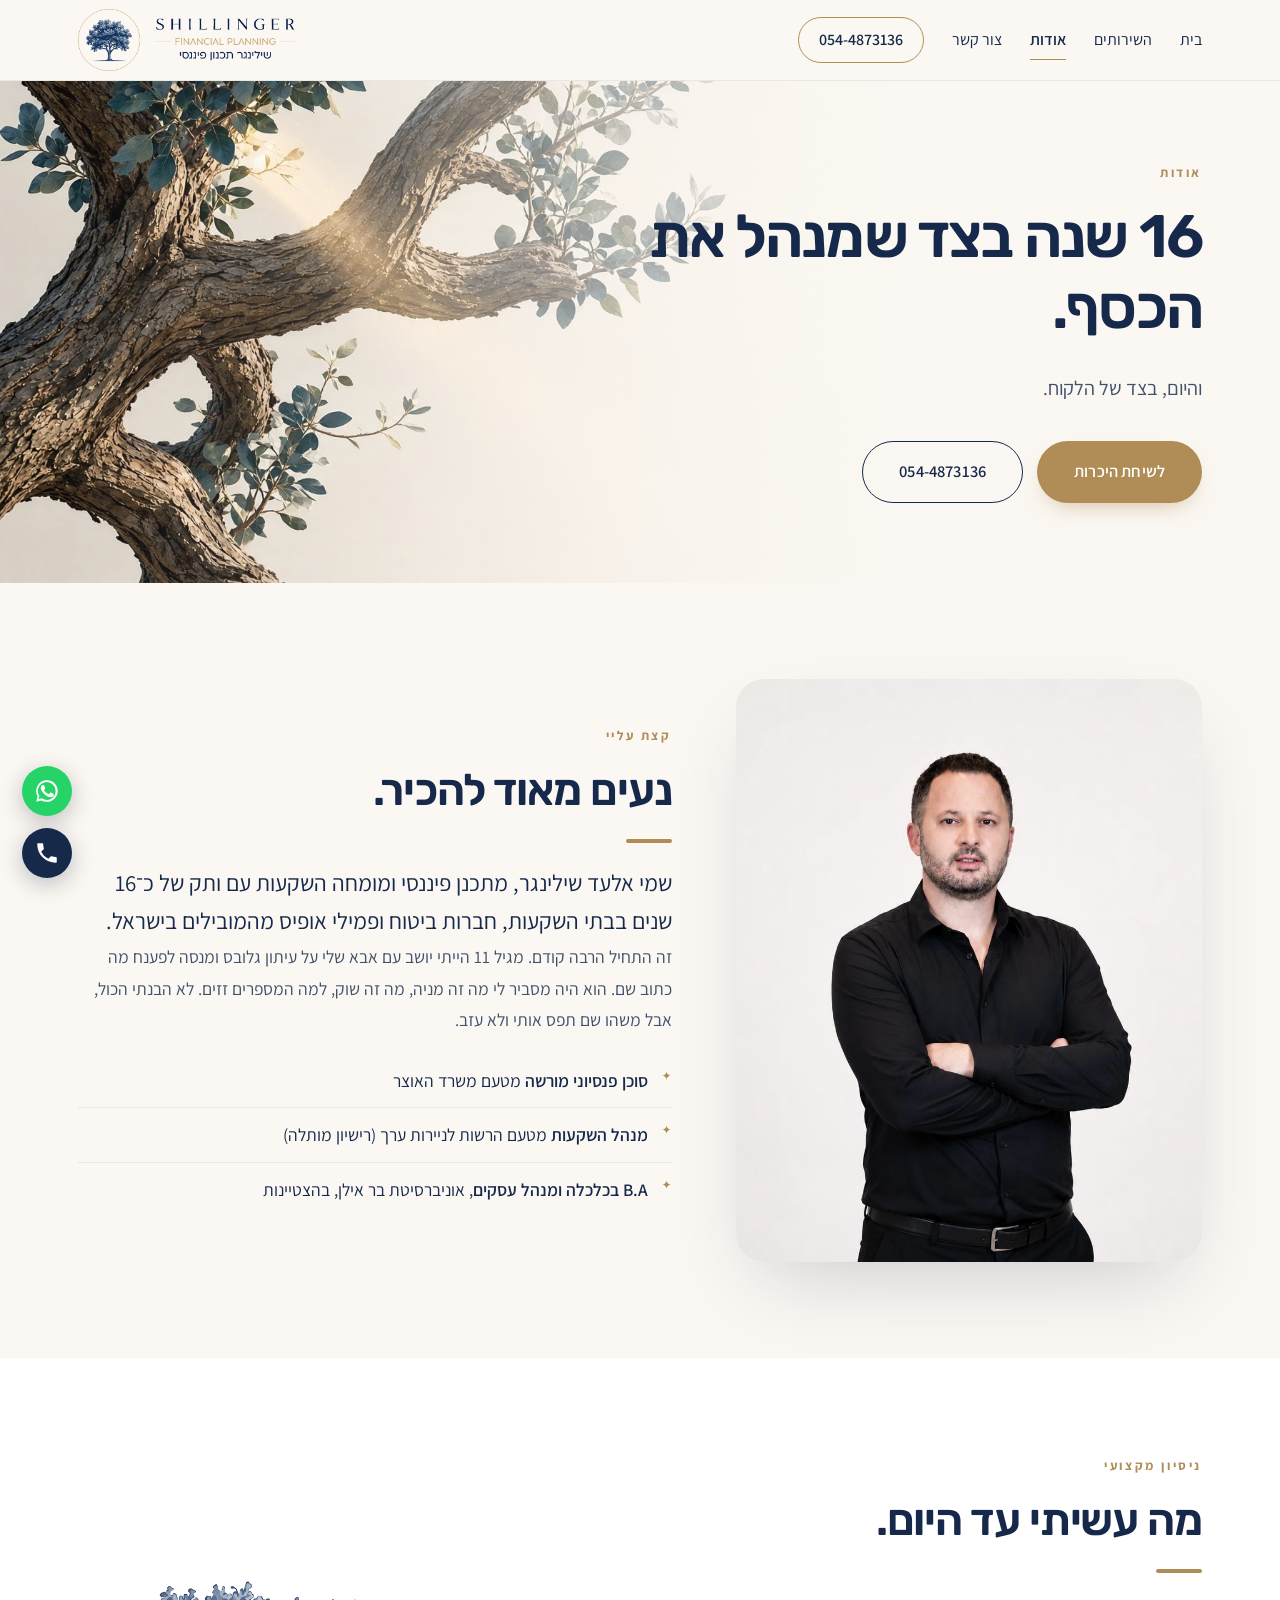
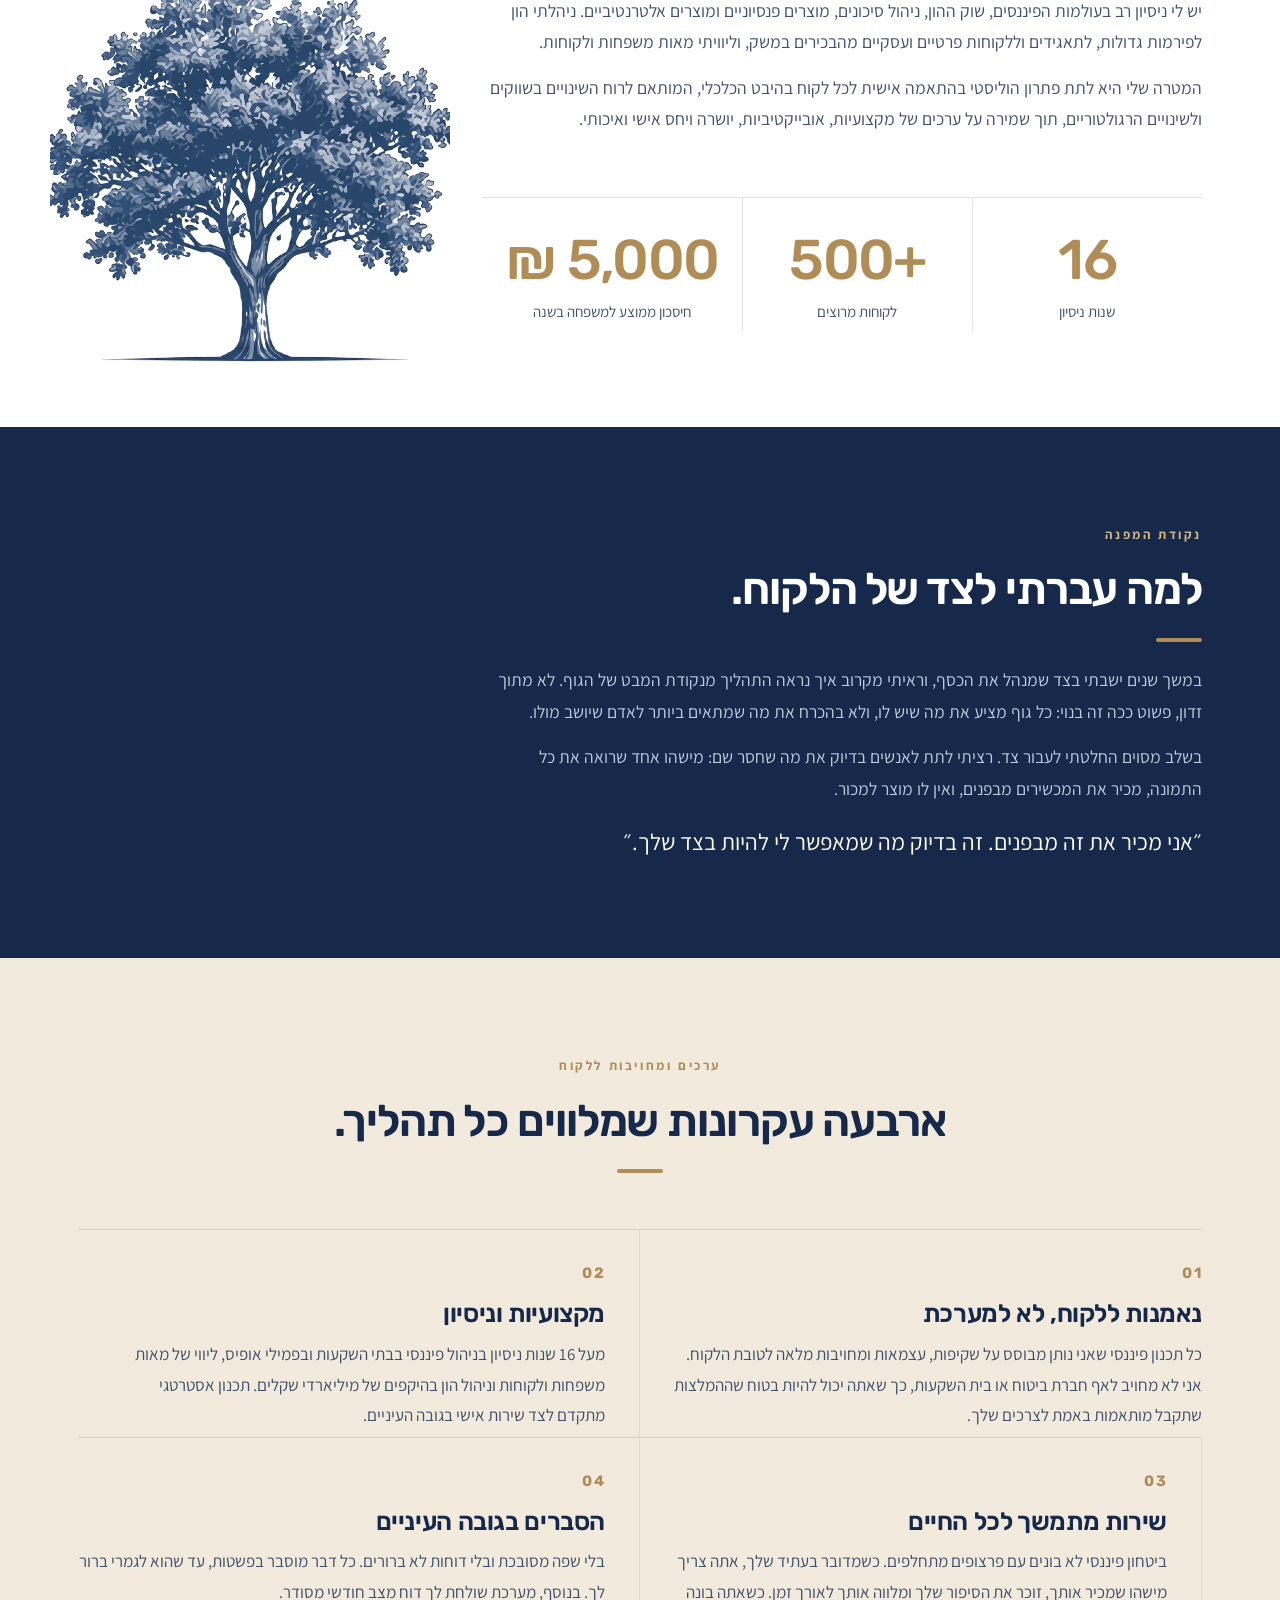
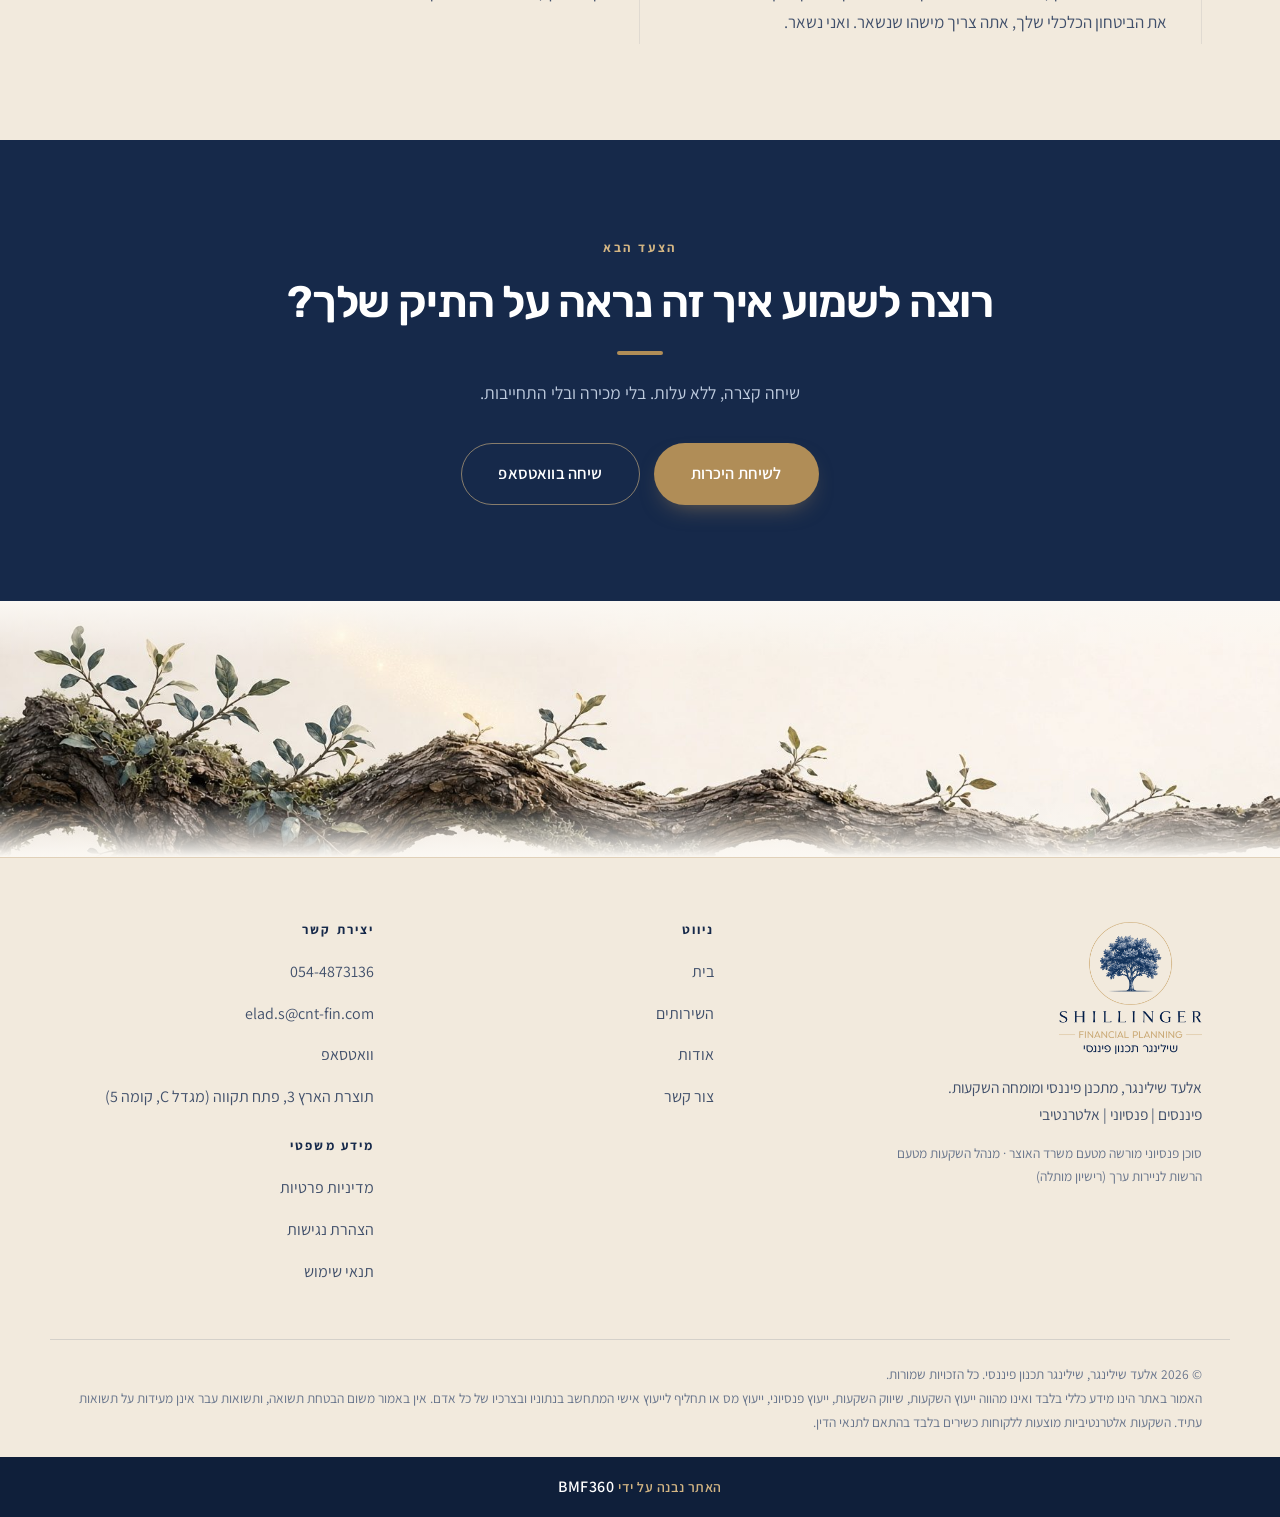
<file: about.html>
<!DOCTYPE html>
<html lang="he" dir="rtl">
<head>
<meta charset="utf-8">
<meta name="viewport" content="width=device-width,initial-scale=1">
<title>אודות אלעד שילינגר | מתכנן פיננסי ומומחה השקעות</title>
<meta name="description" content="אלעד שילינגר, מתכנן פיננסי ומומחה השקעות, 16 שנות ותק בבתי השקעות, חברות ביטוח ופמילי אופיס. סוכן פנסיוני מורשה ומנהל השקעות מוסמך.">
<meta property="og:title" content="אודות אלעד שילינגר | מתכנן פיננסי ומומחה השקעות">
<meta property="og:description" content="אלעד שילינגר, מתכנן פיננסי ומומחה השקעות, 16 שנות ותק בבתי השקעות, חברות ביטוח ופמילי אופיס. סוכן פנסיוני מורשה ומנהל השקעות מוסמך.">
<meta property="og:image" content="assets/img/brand/logo-horizontal.png">
<meta property="og:type" content="website">
<meta property="og:locale" content="he_IL">
<link rel="icon" type="image/png" href="assets/img/brand/favicon.png">
<link rel="preconnect" href="https://fonts.googleapis.com">
<link rel="preconnect" href="https://fonts.gstatic.com" crossorigin>
<link href="https://fonts.googleapis.com/css2?family=Rubik:wght@400;500;600;700&family=Assistant:wght@300;400;600;700&display=swap" rel="stylesheet">
<link rel="stylesheet" href="assets/css/style.css">
<script type="application/ld+json">
{
  "@context":"https://schema.org",
  "@type":"FinancialService",
  "name":"שילינגר תכנון פיננסי",
  "founder":{"@type":"Person","name":"אלעד שילינגר","jobTitle":"מתכנן פיננסי ומומחה השקעות"},
  "telephone":"+972-54-4873136",
  "email":"elad.s@cnt-fin.com",
  "areaServed":"IL",
  "address":{"@type":"PostalAddress","streetAddress":"תוצרת הארץ 3, מגדל C קומה 5","addressLocality":"פתח תקווה","addressCountry":"IL"}
}
</script>
</head>
<body>

<header class="header">
  <div class="header__inner">
    <a class="brand" href="index.html" aria-label="שילינגר תכנון פיננסי, לעמוד הבית">
      <img src="assets/img/brand/logo-horizontal.png" alt="שילינגר תכנון פיננסי">
    </a>
    <button class="nav__toggle" aria-label="פתיחת תפריט" aria-expanded="false"><span></span><span></span><span></span></button>
    <nav class="nav">
      <a href="index.html">בית</a>
      <a href="services.html">השירותים</a>
      <a href="about.html" aria-current="page">אודות</a>
      <a href="contact.html">צור קשר</a>
      <a class="nav__cta" href="tel:0544873136">054-4873136</a>
    </nav>
  </div>
</header>

<section class="hero hero--page">
  <img class="hero__bg" src="assets/img/scenes/hero-about.jpg" alt="">
  <div class="hero__inner">
    <div class="hero__content">
      <span class="eyebrow">אודות</span>
      <h1>16 שנה בצד שמנהל את הכסף.</h1>
      <p class="hero__sub">והיום, בצד של הלקוח.</p>
      <div class="btn-row">
        <a class="btn btn--primary" href="contact.html">לשיחת היכרות</a>
        <a class="btn btn--ghost-light" href="tel:0544873136">054-4873136</a>
      </div>
    </div>
  </div>
</section>

<section class="section section--cream">
  <div class="container reveal">
    <div class="split">
      <div class="split__media">
        <img src="assets/img/elad.jpg" alt="אלעד שילינגר">
      </div>
      <div>
        <span class="eyebrow">קצת עליי</span>
        <h2>נעים מאוד להכיר.</h2>
        <hr class="rule">
        <p class="lead">
          שמי אלעד שילינגר, מתכנן פיננסי ומומחה השקעות עם ותק של כ־16 שנים
          בבתי השקעות, חברות ביטוח ופמילי אופיס מהמובילים בישראל.
        </p>
        <p class="body">
          זה התחיל הרבה קודם. מגיל 11 הייתי יושב עם אבא שלי על עיתון גלובס
          ומנסה לפענח מה כתוב שם. הוא היה מסביר לי מה זה מניה, מה זה שוק,
          למה המספרים זזים. לא הבנתי הכול, אבל משהו שם תפס אותי ולא עזב.
        </p>
        <ul class="icon-list" style="margin-top:18px">
          <li><span class="ico">✦</span><span><strong>סוכן פנסיוני מורשה</strong> מטעם משרד האוצר</span></li>
          <li><span class="ico">✦</span><span><strong>מנהל השקעות</strong> מטעם הרשות לניירות ערך (רישיון מותלה)</span></li>
          <li><span class="ico">✦</span><span><strong>B.A בכלכלה ומנהל עסקים</strong>, אוניברסיטת בר אילן, בהצטיינות</span></li>
        </ul>
      </div>
    </div>
  </div>
</section>

<section class="section section--white section--tree">
  <div class="container reveal">
    <img class="section__tree" src="assets/img/brand/tree.png" alt="" loading="lazy">
    <div class="shead">
      <span class="eyebrow">ניסיון מקצועי</span>
      <h2>מה עשיתי עד היום.</h2>
      <hr class="rule">
      <p class="body">
        יש לי ניסיון רב בעולמות הפיננסים, שוק ההון, ניהול סיכונים, מוצרים
        פנסיוניים ומוצרים אלטרנטיביים. ניהלתי הון לפירמות גדולות, לתאגידים
        וללקוחות פרטיים ועסקיים מהבכירים במשק, וליוויתי מאות משפחות ולקוחות.
      </p>
      <p class="body" style="margin-top:14px">
        המטרה שלי היא לתת פתרון הוליסטי בהתאמה אישית לכל לקוח בהיבט הכלכלי,
        המותאם לרוח השינויים בשווקים ולשינויים הרגולטוריים, תוך שמירה על ערכים
        של מקצועיות, אובייקטיביות, יושרה ויחס אישי ואיכותי.
      </p>
      <div class="figures">
        <div><div class="figures__n">16</div><div class="figures__l">שנות ניסיון</div></div>
        <div><div class="figures__n">+500</div><div class="figures__l">לקוחות מרוצים</div></div>
        <div><div class="figures__n">5,000 ₪</div><div class="figures__l">חיסכון ממוצע למשפחה בשנה</div></div>
      </div>
    </div>
  </div>
</section>

<section class="section section--navy">
  <div class="container reveal">
    <div class="shead">
      <span class="eyebrow">נקודת המפנה</span>
      <h2>למה עברתי לצד של הלקוח.</h2>
      <hr class="rule">
      <p class="body">
        במשך שנים ישבתי בצד שמנהל את הכסף, וראיתי מקרוב איך נראה התהליך מנקודת
        המבט של הגוף. לא מתוך זדון, פשוט ככה זה בנוי: כל גוף מציע את מה שיש לו,
        ולא בהכרח את מה שמתאים ביותר לאדם שיושב מולו.
      </p>
      <p class="body" style="margin-top:14px">
        בשלב מסוים החלטתי לעבור צד. רציתי לתת לאנשים בדיוק את מה שחסר שם:
        מישהו אחד שרואה את כל התמונה, מכיר את המכשירים מבפנים, ואין לו מוצר
        למכור.
      </p>
      <p class="lead" style="margin-top:20px">״אני מכיר את זה מבפנים. זה בדיוק מה שמאפשר לי להיות בצד שלך.״</p>
    </div>
  </div>
</section>

<section class="section section--cream2">
  <div class="container reveal">
    <div class="shead shead--center">
      <span class="eyebrow">ערכים ומחויבות ללקוח</span>
      <h2>ארבעה עקרונות שמלווים כל תהליך.</h2>
      <hr class="rule">
    </div>
    <div class="cols" style="grid-template-columns:repeat(2,1fr)">
      <article>
        <div class="cols__n">01</div>
        <h3>נאמנות ללקוח, לא למערכת</h3>
        <p>
          כל תכנון פיננסי שאני נותן מבוסס על שקיפות, עצמאות ומחויבות מלאה לטובת
          הלקוח. אני לא מחויב לאף חברת ביטוח או בית השקעות, כך שאתה יכול להיות
          בטוח שההמלצות שתקבל מותאמות באמת לצרכים שלך.
        </p>
      </article>
      <article>
        <div class="cols__n">02</div>
        <h3>מקצועיות וניסיון</h3>
        <p>
          מעל 16 שנות ניסיון בניהול פיננסי בבתי השקעות ובפמילי אופיס, ליווי של
          מאות משפחות ולקוחות וניהול הון בהיקפים של מיליארדי שקלים. תכנון
          אסטרטגי מתקדם לצד שירות אישי בגובה העיניים.
        </p>
      </article>
      <article>
        <div class="cols__n">03</div>
        <h3>שירות מתמשך לכל החיים</h3>
        <p>
          ביטחון פיננסי לא בונים עם פרצופים מתחלפים. כשמדובר בעתיד שלך, אתה צריך
          מישהו שמכיר אותך, זוכר את הסיפור שלך ומלווה אותך לאורך זמן.
          כשאתה בונה את הביטחון הכלכלי שלך, אתה צריך מישהו שנשאר. ואני נשאר.
        </p>
      </article>
      <article>
        <div class="cols__n">04</div>
        <h3>הסברים בגובה העיניים</h3>
        <p>
          בלי שפה מסובכת ובלי דוחות לא ברורים. כל דבר מוסבר בפשטות, עד שהוא
          לגמרי ברור לך. בנוסף, מערכת שולחת לך דוח מצב חודשי מסודר.
        </p>
      </article>
    </div>
  </div>
</section>


<section class="section section--navy">
  <div class="container reveal center">
    <div class="shead">
      <span class="eyebrow">הצעד הבא</span>
      <h2>רוצה לשמוע איך זה נראה על התיק שלך?</h2>
      <hr class="rule">
      <p class="body">שיחה קצרה, ללא עלות. בלי מכירה ובלי התחייבות.</p>
      <div class="btn-row">
        <a class="btn btn--primary" href="contact.html">לשיחת היכרות</a>
        <a class="btn btn--ghost-light" href="https://wa.me/972544873136" target="_blank" rel="noopener">שיחה בוואטסאפ</a>
      </div>
    </div>
  </div>
</section>

<div class="branch-band" aria-hidden="true"></div>
<footer class="footer">
  <div class="footer__inner">
    <div class="footer__brand">
      <img src="assets/img/brand/logo-stack.png" alt="שילינגר תכנון פיננסי">
      <p>
        אלעד שילינגר, מתכנן פיננסי ומומחה השקעות.<br>
        פיננסים | פנסיוני | אלטרנטיבי
      </p>
      <p class="footer__lic">
        סוכן פנסיוני מורשה מטעם משרד האוצר · מנהל השקעות מטעם הרשות לניירות ערך (רישיון מותלה)
      </p>
    </div>
    <div>
      <h4>ניווט</h4>
      <ul>
        <li><a href="index.html">בית</a></li>
        <li><a href="services.html">השירותים</a></li>
        <li><a href="about.html">אודות</a></li>
        <li><a href="contact.html">צור קשר</a></li>
      </ul>
    </div>
    <div>
      <h4>יצירת קשר</h4>
      <ul>
        <li><a href="tel:0544873136">054-4873136</a></li>
        <li><a href="mailto:elad.s@cnt-fin.com">elad.s@cnt-fin.com</a></li>
        <li><a href="https://wa.me/972544873136" target="_blank" rel="noopener">וואטסאפ</a></li>
        <li><a href="https://ul.waze.com/ul?ll=32.09045407%2C34.86086369&navigate=yes" target="_blank" rel="noopener">תוצרת הארץ 3, פתח תקווה (מגדל C, קומה 5)</a></li>
      </ul>
      <h4 style="margin-top:26px">מידע משפטי</h4>
      <ul>
        <li><a href="privacy.html">מדיניות פרטיות</a></li>
        <li><a href="accessibility.html">הצהרת נגישות</a></li>
        <li><a href="terms.html">תנאי שימוש</a></li>
      </ul>
    </div>
  </div>
  <div class="footer__legal">
    © <span id="year">2026</span> אלעד שילינגר, שילינגר תכנון פיננסי. כל הזכויות שמורות.
    <br>
    האמור באתר הינו מידע כללי בלבד ואינו מהווה ייעוץ השקעות, שיווק השקעות, ייעוץ פנסיוני, ייעוץ מס או תחליף לייעוץ אישי המתחשב בנתוניו ובצרכיו של כל אדם. אין באמור משום הבטחת תשואה, ותשואות עבר אינן מעידות על תשואות עתיד. השקעות אלטרנטיביות מוצעות ללקוחות כשירים בלבד בהתאם לתנאי הדין.
  </div>
  <div class="credit">
    <p>האתר נבנה על ידי <a href="https://bmf360.co.il" target="_blank" rel="noopener">BMF360</a></p>
  </div>
</footer>

<div class="float-actions">
  <a class="fab fab--wa" href="https://wa.me/972544873136" target="_blank" rel="noopener" aria-label="שליחת הודעה בוואטסאפ">
    <svg viewBox="0 0 24 24" aria-hidden="true"><path d="M17.5 14.4c-.3-.2-1.7-.9-2-1-.3-.1-.5-.2-.7.1-.2.3-.7 1-.9 1.2-.2.2-.3.2-.6.1-.3-.2-1.2-.5-2.3-1.4-.9-.8-1.4-1.7-1.6-2-.2-.3 0-.5.1-.6l.5-.6c.1-.2.2-.3.3-.5.1-.2 0-.4 0-.5 0-.2-.7-1.6-.9-2.2-.2-.6-.5-.5-.7-.5h-.6c-.2 0-.5.1-.8.4-.3.3-1 1-1 2.5s1.1 2.9 1.2 3.1c.2.2 2.1 3.2 5 4.5.7.3 1.3.5 1.7.6.7.2 1.4.2 1.9.1.6-.1 1.7-.7 2-1.4.2-.7.2-1.2.2-1.4-.1-.1-.3-.2-.6-.3M12 2a10 10 0 0 0-8.6 15.1L2 22l5-1.3A10 10 0 1 0 12 2m0 18.2c-1.6 0-3.2-.4-4.5-1.2l-.3-.2-3 .8.8-2.9-.2-.3A8.2 8.2 0 1 1 12 20.2"/></svg>
  </a>
  <a class="fab fab--tel" href="tel:0544873136" aria-label="חיוג לאלעד">
    <svg viewBox="0 0 24 24" aria-hidden="true"><path d="M6.6 10.8a15.1 15.1 0 0 0 6.6 6.6l2.2-2.2c.3-.3.7-.4 1-.2 1.2.4 2.4.6 3.6.6.6 0 1 .4 1 1V20c0 .6-.4 1-1 1A17 17 0 0 1 3 4c0-.6.4-1 1-1h3.5c.6 0 1 .4 1 1 0 1.3.2 2.5.6 3.6.1.4 0 .8-.2 1l-2.3 2.2Z"/></svg>
  </a>
</div>

<script src="assets/js/main.js"></script>
<script>document.getElementById('year').textContent=new Date().getFullYear()</script>
</body>
</html>
</file>
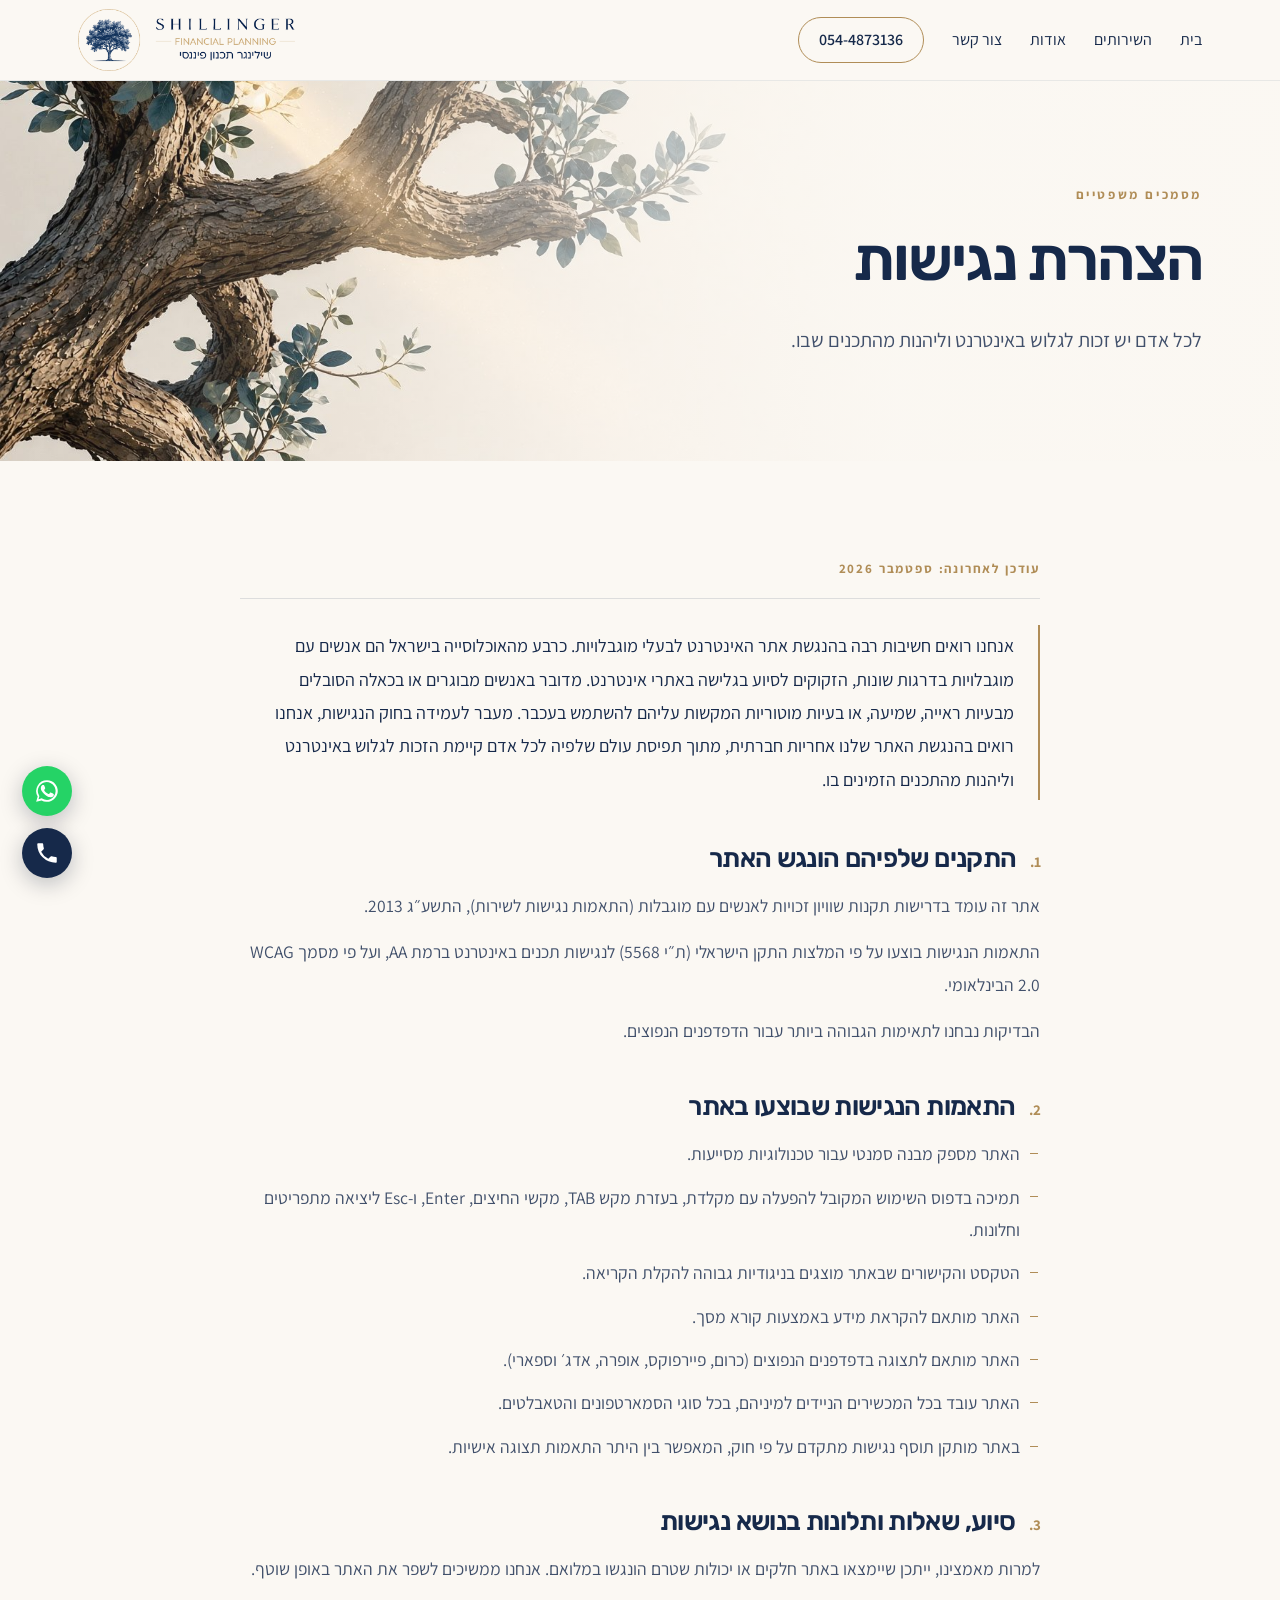
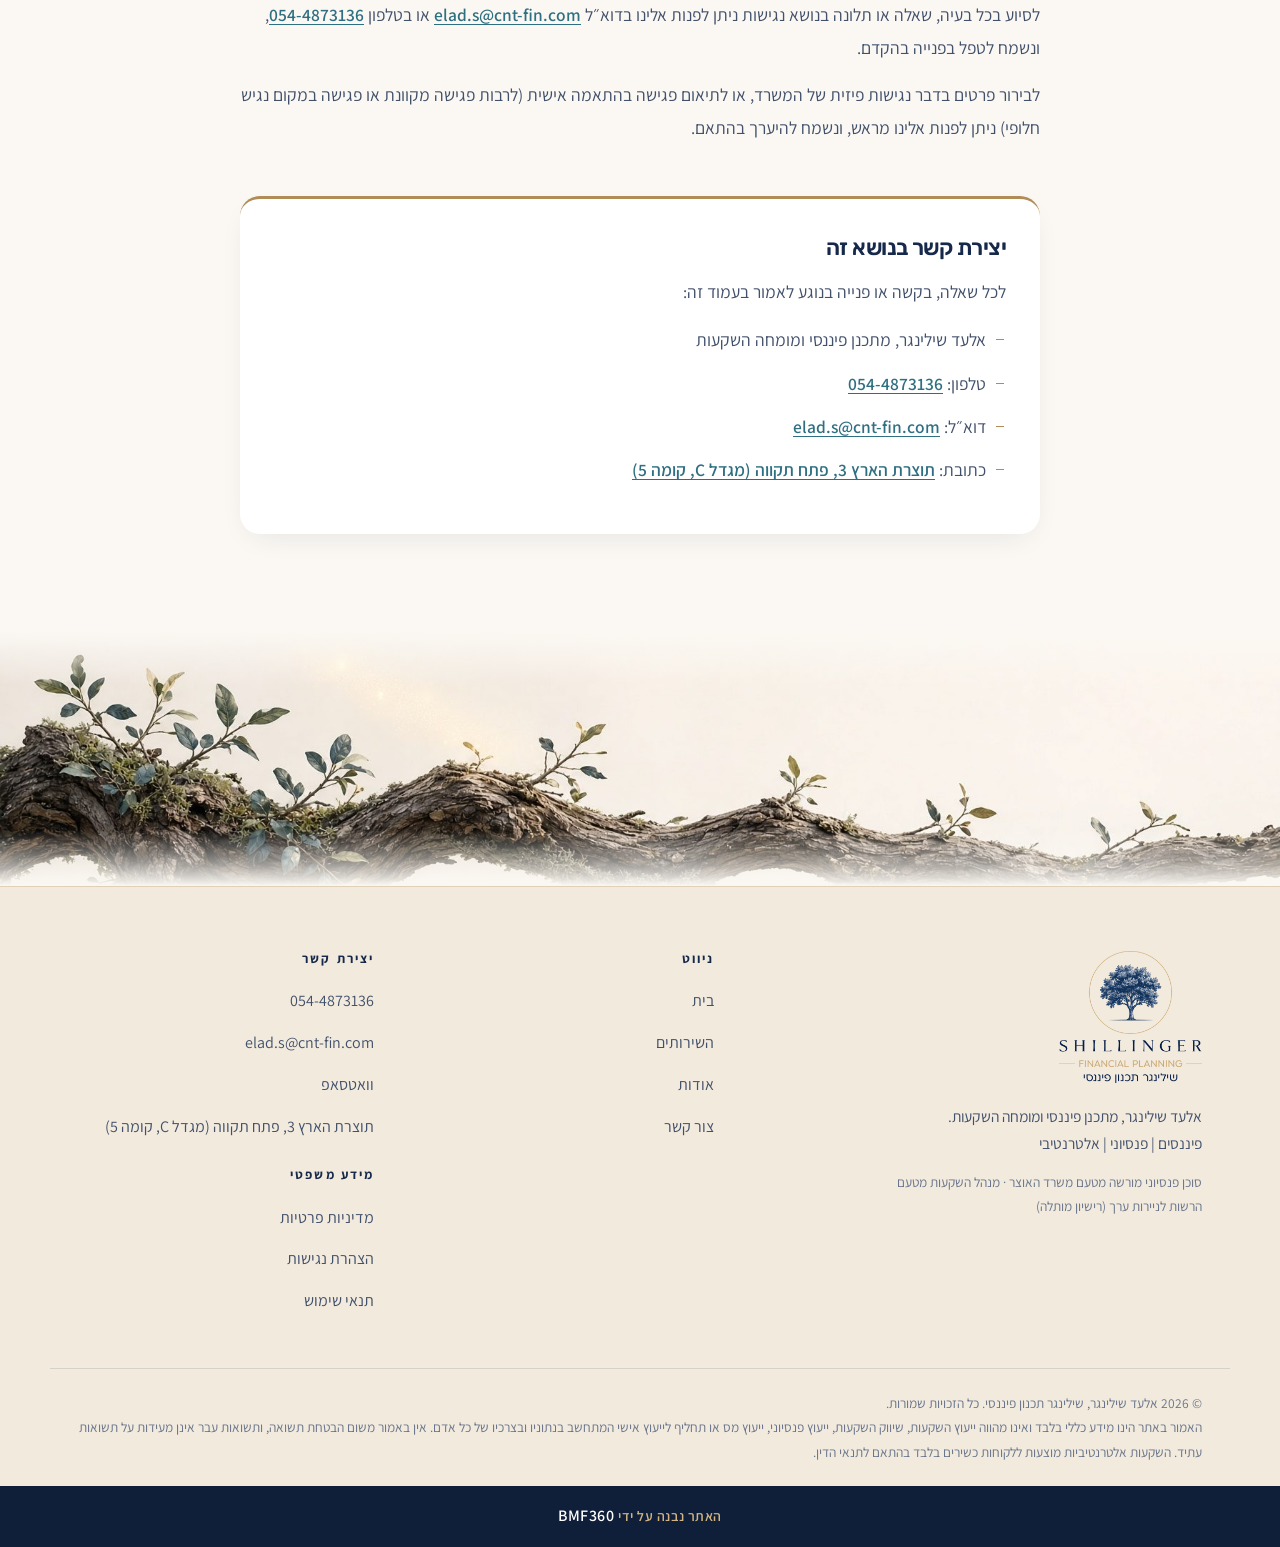
<file: accessibility.html>
<!DOCTYPE html>
<html lang="he" dir="rtl">
<head>
<meta charset="utf-8">
<meta name="viewport" content="width=device-width,initial-scale=1">
<title>הצהרת נגישות | שילינגר תכנון פיננסי</title>
<meta name="description" content="הצהרת הנגישות של אתר שילינגר תכנון פיננסי: רמת הנגישות, ההתאמות שבוצעו ודרכי פנייה בנושא.">
<meta property="og:title" content="הצהרת נגישות | שילינגר תכנון פיננסי">
<meta property="og:description" content="הצהרת הנגישות של אתר שילינגר תכנון פיננסי: רמת הנגישות, ההתאמות שבוצעו ודרכי פנייה בנושא.">
<meta property="og:image" content="assets/img/brand/logo-horizontal.png">
<meta property="og:type" content="website">
<meta property="og:locale" content="he_IL">
<link rel="icon" type="image/png" href="assets/img/brand/favicon.png">
<link rel="preconnect" href="https://fonts.googleapis.com">
<link rel="preconnect" href="https://fonts.gstatic.com" crossorigin>
<link href="https://fonts.googleapis.com/css2?family=Rubik:wght@400;500;600;700&family=Assistant:wght@300;400;600;700&display=swap" rel="stylesheet">
<link rel="stylesheet" href="assets/css/style.css">
<script type="application/ld+json">
{
  "@context":"https://schema.org",
  "@type":"FinancialService",
  "name":"שילינגר תכנון פיננסי",
  "founder":{"@type":"Person","name":"אלעד שילינגר","jobTitle":"מתכנן פיננסי ומומחה השקעות"},
  "telephone":"+972-54-4873136",
  "email":"elad.s@cnt-fin.com",
  "areaServed":"IL",
  "address":{"@type":"PostalAddress","streetAddress":"תוצרת הארץ 3, מגדל C קומה 5","addressLocality":"פתח תקווה","addressCountry":"IL"}
}
</script>
</head>
<body>

<header class="header">
  <div class="header__inner">
    <a class="brand" href="index.html" aria-label="שילינגר תכנון פיננסי, לעמוד הבית">
      <img src="assets/img/brand/logo-horizontal.png" alt="שילינגר תכנון פיננסי">
    </a>
    <button class="nav__toggle" aria-label="פתיחת תפריט" aria-expanded="false"><span></span><span></span><span></span></button>
    <nav class="nav">
      <a href="index.html">בית</a>
      <a href="services.html">השירותים</a>
      <a href="about.html">אודות</a>
      <a href="contact.html">צור קשר</a>
      <a class="nav__cta" href="tel:0544873136">054-4873136</a>
    </nav>
  </div>
</header>

<section class="hero hero--page hero--slim">
  <img class="hero__bg" src="assets/img/scenes/hero-about.jpg" alt="">
  <div class="hero__inner">
    <div class="hero__content">
      <span class="eyebrow">מסמכים משפטיים</span>
      <h1>הצהרת נגישות</h1>
      <p class="hero__sub">לכל אדם יש זכות לגלוש באינטרנט וליהנות מהתכנים שבו.</p>
    </div>
  </div>
</section>

<section class="section section--cream">
  <div class="container reveal">
    <article class="legal">
      <p class="legal__updated">עודכן לאחרונה: ספטמבר 2026</p>
      <p class="legal__intro">
      אנחנו רואים חשיבות רבה בהנגשת אתר האינטרנט לבעלי מוגבלויות. כרבע
      מהאוכלוסייה בישראל הם אנשים עם מוגבלויות בדרגות שונות, הזקוקים לסיוע
      בגלישה באתרי אינטרנט. מדובר באנשים מבוגרים או בכאלה הסובלים מבעיות
      ראייה, שמיעה, או בעיות מוטוריות המקשות עליהם להשתמש בעכבר. מעבר לעמידה
      בחוק הנגישות, אנחנו רואים בהנגשת האתר שלנו אחריות חברתית, מתוך תפיסת
      עולם שלפיה לכל אדם קיימת הזכות לגלוש באינטרנט וליהנות מהתכנים הזמינים בו.
    </p>
      <section class="legal__sec" id="sec-1">
        <h2><span class="legal__num">1.</span> התקנים שלפיהם הונגש האתר</h2>
        <p>אתר זה עומד בדרישות תקנות שוויון זכויות לאנשים עם מוגבלות (התאמות נגישות לשירות), התשע״ג 2013.</p>
        <p>התאמות הנגישות בוצעו על פי המלצות התקן הישראלי (ת״י 5568) לנגישות תכנים באינטרנט ברמת AA, ועל פי מסמך WCAG 2.0 הבינלאומי.</p>
        <p>הבדיקות נבחנו לתאימות הגבוהה ביותר עבור הדפדפנים הנפוצים.</p>
      </section>
      <section class="legal__sec" id="sec-2">
        <h2><span class="legal__num">2.</span> התאמות הנגישות שבוצעו באתר</h2>
        <ul class="legal__list">
          <li>האתר מספק מבנה סמנטי עבור טכנולוגיות מסייעות.</li>
          <li>תמיכה בדפוס השימוש המקובל להפעלה עם מקלדת, בעזרת מקש TAB, מקשי החיצים, Enter, ו‑Esc ליציאה מתפריטים וחלונות.</li>
          <li>הטקסט והקישורים שבאתר מוצגים בניגודיות גבוהה להקלת הקריאה.</li>
          <li>האתר מותאם להקראת מידע באמצעות קורא מסך.</li>
          <li>האתר מותאם לתצוגה בדפדפנים הנפוצים (כרום, פיירפוקס, אופרה, אדג׳ וספארי).</li>
          <li>האתר עובד בכל המכשירים הניידים למיניהם, בכל סוגי הסמארטפונים והטאבלטים.</li>
          <li>באתר מותקן תוסף נגישות מתקדם על פי חוק, המאפשר בין היתר התאמות תצוגה אישיות.</li>
        </ul>
      </section>
      <section class="legal__sec" id="sec-3">
        <h2><span class="legal__num">3.</span> סיוע, שאלות ותלונות בנושא נגישות</h2>
        <p>למרות מאמצינו, ייתכן שיימצאו באתר חלקים או יכולות שטרם הונגשו במלואם. אנחנו ממשיכים לשפר את האתר באופן שוטף.</p>
        <p>לסיוע בכל בעיה, שאלה או תלונה בנושא נגישות ניתן לפנות אלינו בדוא״ל <a href="mailto:elad.s@cnt-fin.com">elad.s@cnt-fin.com</a> או בטלפון <a href="tel:0544873136">054-4873136</a>, ונשמח לטפל בפנייה בהקדם.</p>
        <p>לבירור פרטים בדבר נגישות פיזית של המשרד, או לתיאום פגישה בהתאמה אישית (לרבות פגישה מקוונת או פגישה במקום נגיש חלופי) ניתן לפנות אלינו מראש, ונשמח להיערך בהתאם.</p>
      </section>
      <section class="legal__sec legal__contact">
        <h2>יצירת קשר בנושא זה</h2>
        <p>
          לכל שאלה, בקשה או פנייה בנוגע לאמור בעמוד זה:
        </p>
        <ul class="legal__list">
          <li>אלעד שילינגר, מתכנן פיננסי ומומחה השקעות</li>
          <li>טלפון: <a href="tel:0544873136">054-4873136</a></li>
          <li>דוא״ל: <a href="mailto:elad.s@cnt-fin.com">elad.s@cnt-fin.com</a></li>
          <li>כתובת: <a href="https://ul.waze.com/ul?ll=32.09045407%2C34.86086369&navigate=yes" target="_blank" rel="noopener">תוצרת הארץ 3, פתח תקווה (מגדל C, קומה 5)</a></li>
        </ul>
      </section>
    </article>
  </div>
</section>

<div class="branch-band" aria-hidden="true"></div>
<footer class="footer">
  <div class="footer__inner">
    <div class="footer__brand">
      <img src="assets/img/brand/logo-stack.png" alt="שילינגר תכנון פיננסי">
      <p>
        אלעד שילינגר, מתכנן פיננסי ומומחה השקעות.<br>
        פיננסים | פנסיוני | אלטרנטיבי
      </p>
      <p class="footer__lic">
        סוכן פנסיוני מורשה מטעם משרד האוצר · מנהל השקעות מטעם הרשות לניירות ערך (רישיון מותלה)
      </p>
    </div>
    <div>
      <h4>ניווט</h4>
      <ul>
        <li><a href="index.html">בית</a></li>
        <li><a href="services.html">השירותים</a></li>
        <li><a href="about.html">אודות</a></li>
        <li><a href="contact.html">צור קשר</a></li>
      </ul>
    </div>
    <div>
      <h4>יצירת קשר</h4>
      <ul>
        <li><a href="tel:0544873136">054-4873136</a></li>
        <li><a href="mailto:elad.s@cnt-fin.com">elad.s@cnt-fin.com</a></li>
        <li><a href="https://wa.me/972544873136" target="_blank" rel="noopener">וואטסאפ</a></li>
        <li><a href="https://ul.waze.com/ul?ll=32.09045407%2C34.86086369&navigate=yes" target="_blank" rel="noopener">תוצרת הארץ 3, פתח תקווה (מגדל C, קומה 5)</a></li>
      </ul>
      <h4 style="margin-top:26px">מידע משפטי</h4>
      <ul>
        <li><a href="privacy.html">מדיניות פרטיות</a></li>
        <li><a href="accessibility.html">הצהרת נגישות</a></li>
        <li><a href="terms.html">תנאי שימוש</a></li>
      </ul>
    </div>
  </div>
  <div class="footer__legal">
    © <span id="year">2026</span> אלעד שילינגר, שילינגר תכנון פיננסי. כל הזכויות שמורות.
    <br>
    האמור באתר הינו מידע כללי בלבד ואינו מהווה ייעוץ השקעות, שיווק השקעות, ייעוץ פנסיוני, ייעוץ מס או תחליף לייעוץ אישי המתחשב בנתוניו ובצרכיו של כל אדם. אין באמור משום הבטחת תשואה, ותשואות עבר אינן מעידות על תשואות עתיד. השקעות אלטרנטיביות מוצעות ללקוחות כשירים בלבד בהתאם לתנאי הדין.
  </div>
  <div class="credit">
    <p>האתר נבנה על ידי <a href="https://bmf360.co.il" target="_blank" rel="noopener">BMF360</a></p>
  </div>
</footer>

<div class="float-actions">
  <a class="fab fab--wa" href="https://wa.me/972544873136" target="_blank" rel="noopener" aria-label="שליחת הודעה בוואטסאפ">
    <svg viewBox="0 0 24 24" aria-hidden="true"><path d="M17.5 14.4c-.3-.2-1.7-.9-2-1-.3-.1-.5-.2-.7.1-.2.3-.7 1-.9 1.2-.2.2-.3.2-.6.1-.3-.2-1.2-.5-2.3-1.4-.9-.8-1.4-1.7-1.6-2-.2-.3 0-.5.1-.6l.5-.6c.1-.2.2-.3.3-.5.1-.2 0-.4 0-.5 0-.2-.7-1.6-.9-2.2-.2-.6-.5-.5-.7-.5h-.6c-.2 0-.5.1-.8.4-.3.3-1 1-1 2.5s1.1 2.9 1.2 3.1c.2.2 2.1 3.2 5 4.5.7.3 1.3.5 1.7.6.7.2 1.4.2 1.9.1.6-.1 1.7-.7 2-1.4.2-.7.2-1.2.2-1.4-.1-.1-.3-.2-.6-.3M12 2a10 10 0 0 0-8.6 15.1L2 22l5-1.3A10 10 0 1 0 12 2m0 18.2c-1.6 0-3.2-.4-4.5-1.2l-.3-.2-3 .8.8-2.9-.2-.3A8.2 8.2 0 1 1 12 20.2"/></svg>
  </a>
  <a class="fab fab--tel" href="tel:0544873136" aria-label="חיוג לאלעד">
    <svg viewBox="0 0 24 24" aria-hidden="true"><path d="M6.6 10.8a15.1 15.1 0 0 0 6.6 6.6l2.2-2.2c.3-.3.7-.4 1-.2 1.2.4 2.4.6 3.6.6.6 0 1 .4 1 1V20c0 .6-.4 1-1 1A17 17 0 0 1 3 4c0-.6.4-1 1-1h3.5c.6 0 1 .4 1 1 0 1.3.2 2.5.6 3.6.1.4 0 .8-.2 1l-2.3 2.2Z"/></svg>
  </a>
</div>

<script src="assets/js/main.js"></script>
<script>document.getElementById('year').textContent=new Date().getFullYear()</script>
</body>
</html>
</file>
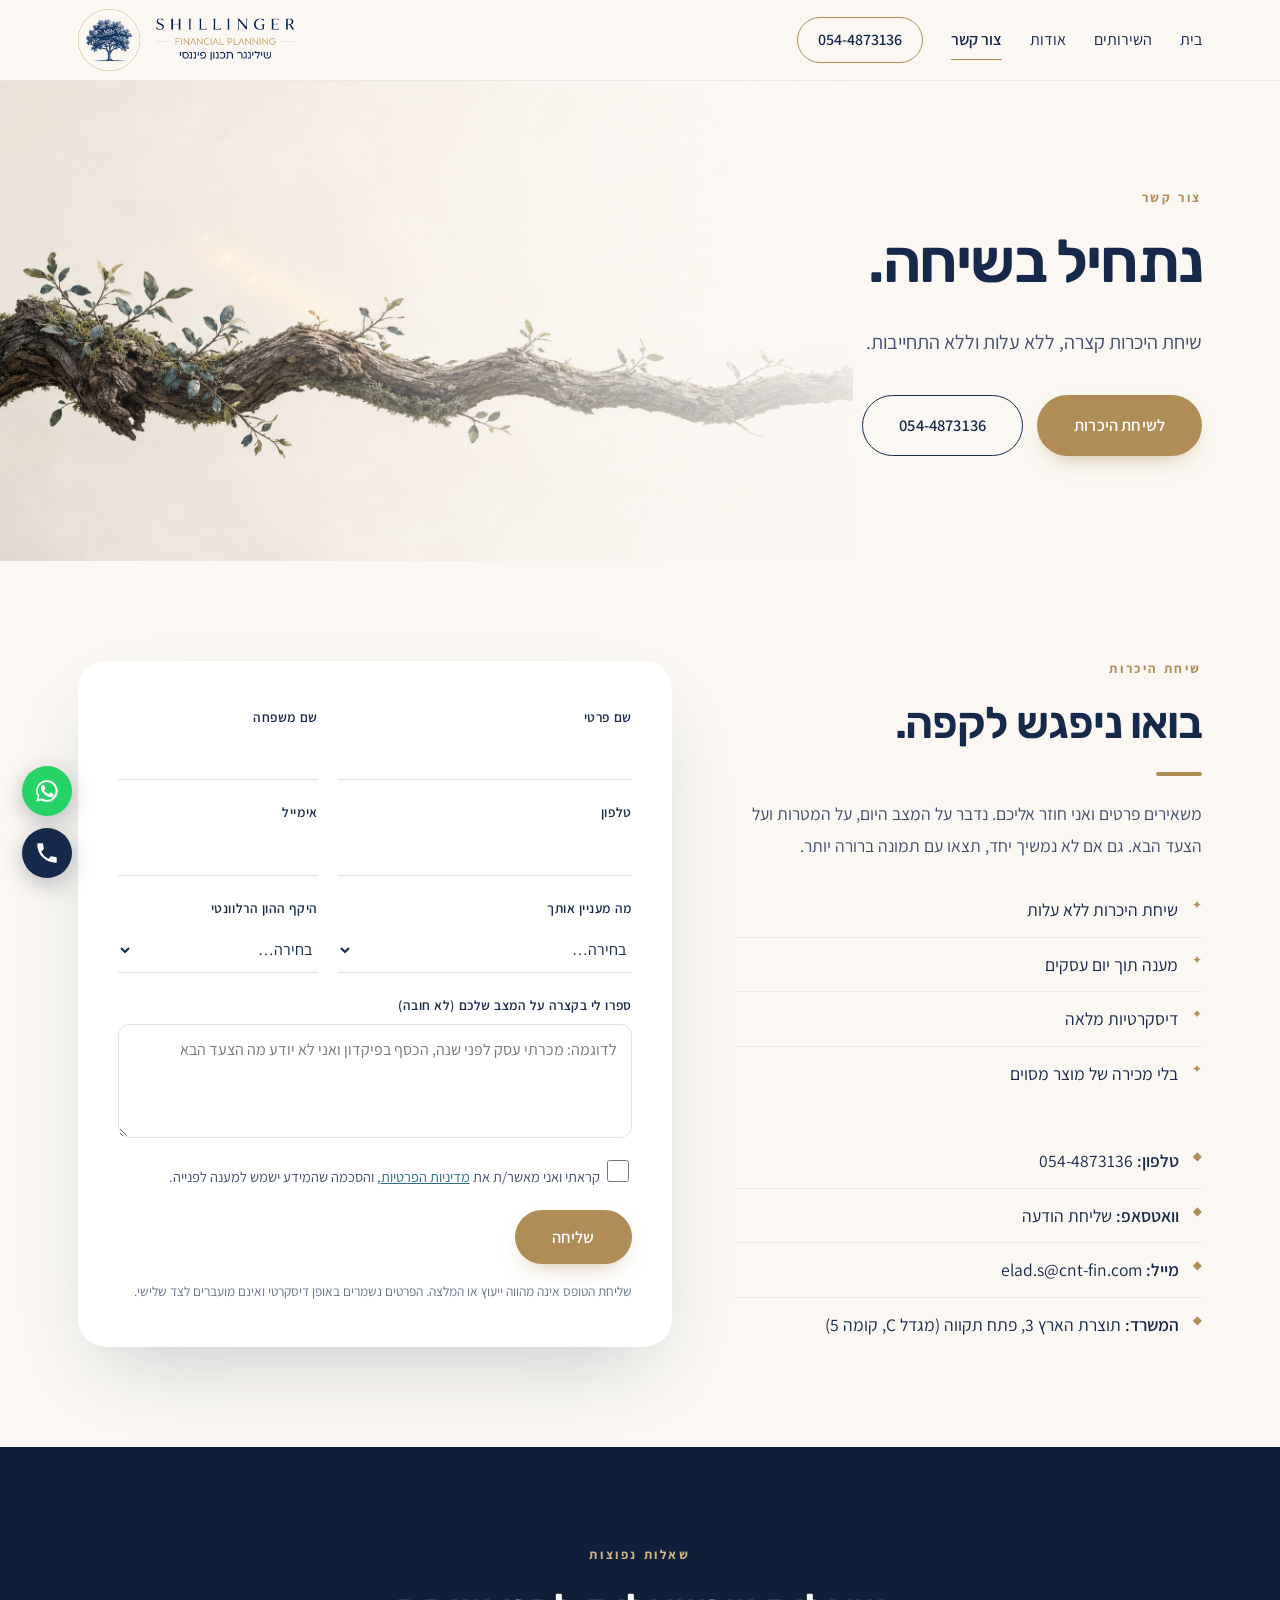
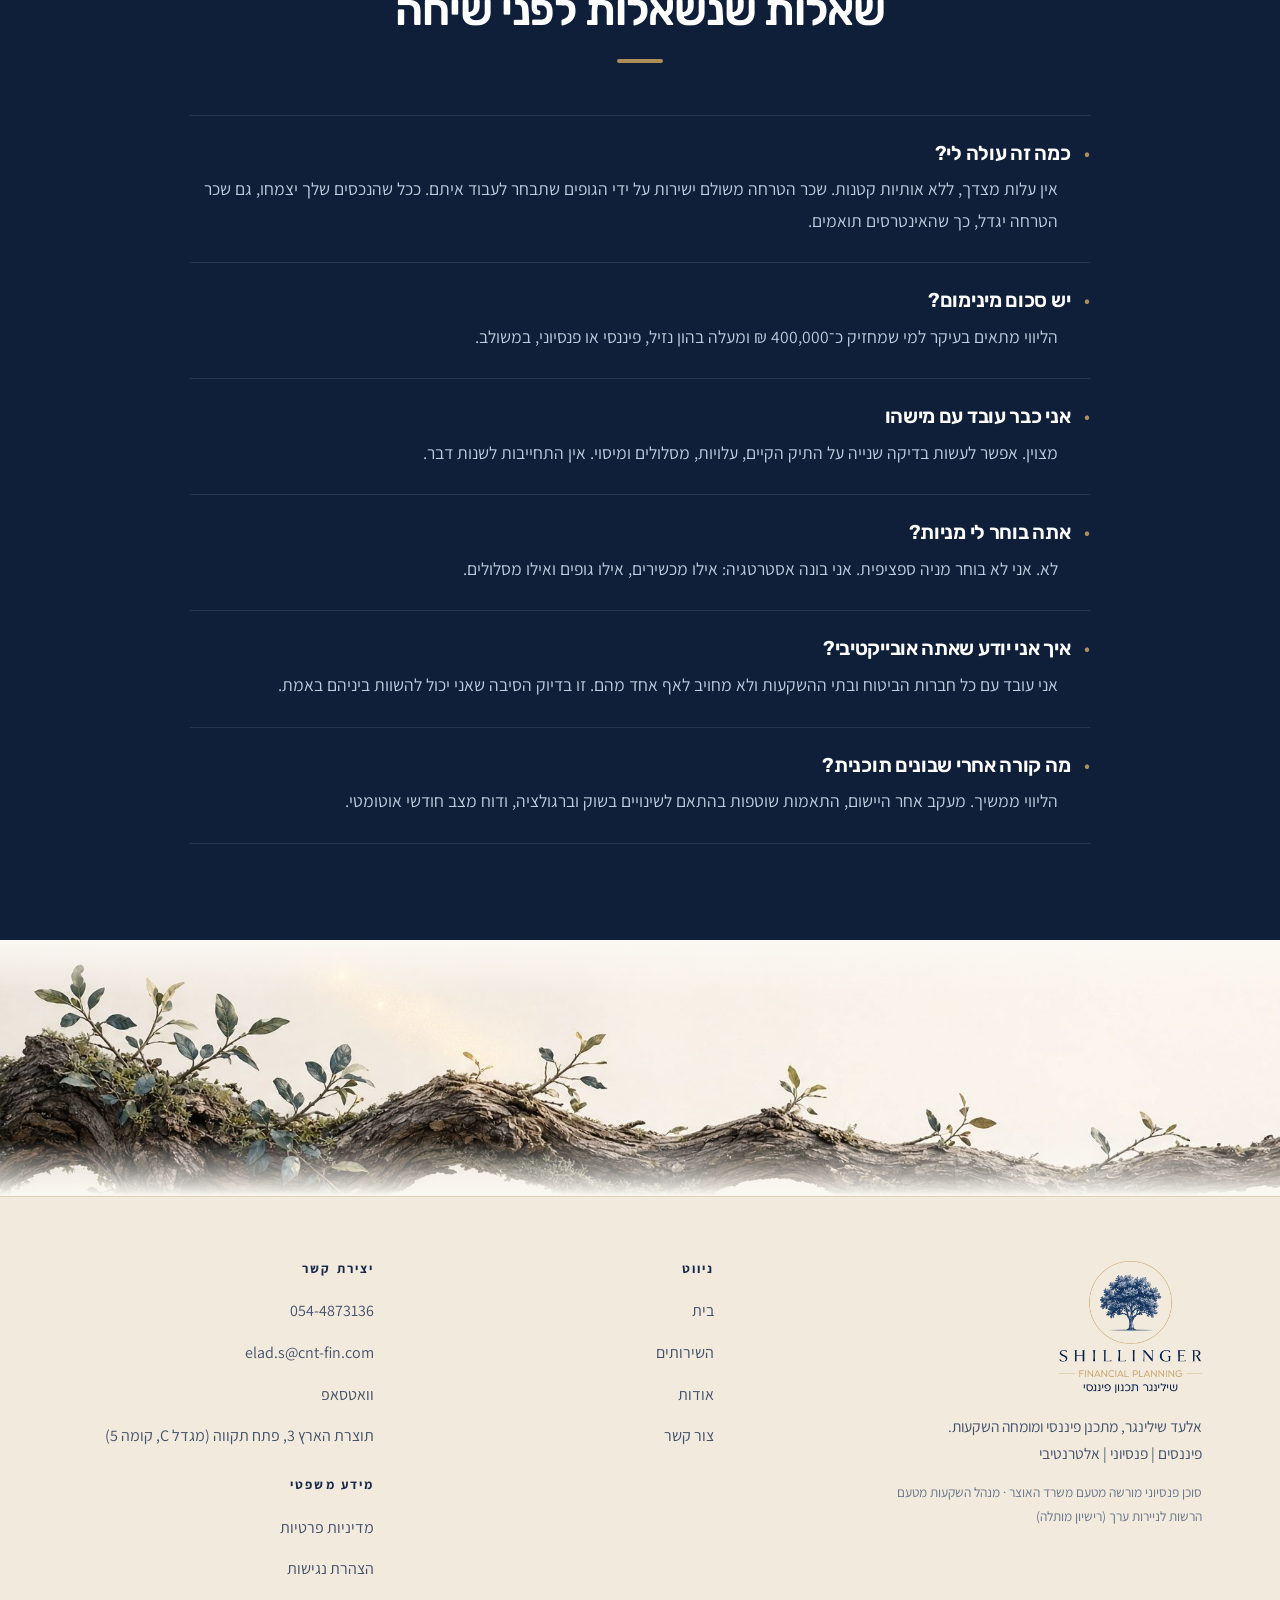
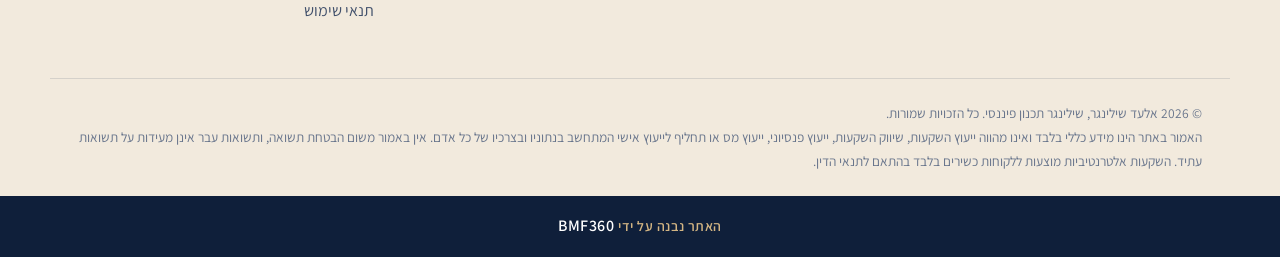
<file: contact.html>
<!DOCTYPE html>
<html lang="he" dir="rtl">
<head>
<meta charset="utf-8">
<meta name="viewport" content="width=device-width,initial-scale=1">
<title>צור קשר | אלעד שילינגר, תכנון פיננסי</title>
<meta name="description" content="שיחת היכרות ללא עלות עם אלעד שילינגר. טלפון 054-4873136, מייל elad.s@cnt-fin.com, משרד בתוצרת הארץ 3 פתח תקווה.">
<meta property="og:title" content="צור קשר | אלעד שילינגר, תכנון פיננסי">
<meta property="og:description" content="שיחת היכרות ללא עלות עם אלעד שילינגר. טלפון 054-4873136, מייל elad.s@cnt-fin.com, משרד בתוצרת הארץ 3 פתח תקווה.">
<meta property="og:image" content="assets/img/brand/logo-horizontal.png">
<meta property="og:type" content="website">
<meta property="og:locale" content="he_IL">
<link rel="icon" type="image/png" href="assets/img/brand/favicon.png">
<link rel="preconnect" href="https://fonts.googleapis.com">
<link rel="preconnect" href="https://fonts.gstatic.com" crossorigin>
<link href="https://fonts.googleapis.com/css2?family=Rubik:wght@400;500;600;700&family=Assistant:wght@300;400;600;700&display=swap" rel="stylesheet">
<link rel="stylesheet" href="assets/css/style.css">
<script type="application/ld+json">
{
  "@context":"https://schema.org",
  "@type":"FinancialService",
  "name":"שילינגר תכנון פיננסי",
  "founder":{"@type":"Person","name":"אלעד שילינגר","jobTitle":"מתכנן פיננסי ומומחה השקעות"},
  "telephone":"+972-54-4873136",
  "email":"elad.s@cnt-fin.com",
  "areaServed":"IL",
  "address":{"@type":"PostalAddress","streetAddress":"תוצרת הארץ 3, מגדל C קומה 5","addressLocality":"פתח תקווה","addressCountry":"IL"}
}
</script>
</head>
<body>

<header class="header">
  <div class="header__inner">
    <a class="brand" href="index.html" aria-label="שילינגר תכנון פיננסי, לעמוד הבית">
      <img src="assets/img/brand/logo-horizontal.png" alt="שילינגר תכנון פיננסי">
    </a>
    <button class="nav__toggle" aria-label="פתיחת תפריט" aria-expanded="false"><span></span><span></span><span></span></button>
    <nav class="nav">
      <a href="index.html">בית</a>
      <a href="services.html">השירותים</a>
      <a href="about.html">אודות</a>
      <a href="contact.html" aria-current="page">צור קשר</a>
      <a class="nav__cta" href="tel:0544873136">054-4873136</a>
    </nav>
  </div>
</header>

<section class="hero hero--page hero--fit">
  <img class="hero__bg" src="assets/img/scenes/branch.jpg" alt="">
  <div class="hero__inner">
    <div class="hero__content">
      <span class="eyebrow">צור קשר</span>
      <h1>נתחיל בשיחה.</h1>
      <p class="hero__sub">שיחת היכרות קצרה, ללא עלות וללא התחייבות.</p>
      <div class="btn-row">
        <a class="btn btn--primary" href="contact.html">לשיחת היכרות</a>
        <a class="btn btn--ghost-light" href="tel:0544873136">054-4873136</a>
      </div>
    </div>
  </div>
</section>

<section class="section section--cream">
  <div class="container reveal">
    <div class="split">
      <div>
        <span class="eyebrow">שיחת היכרות</span>
        <h2>בואו ניפגש לקפה.</h2>
        <hr class="rule">
        <p class="body">
          משאירים פרטים ואני חוזר אליכם. נדבר על המצב היום, על המטרות ועל הצעד
          הבא. גם אם לא נמשיך יחד, תצאו עם תמונה ברורה יותר.
        </p>
        <ul class="icon-list" style="margin-top:22px">
          <li><span class="ico">✦</span><span>שיחת היכרות ללא עלות</span></li>
          <li><span class="ico">✦</span><span>מענה תוך יום עסקים</span></li>
          <li><span class="ico">✦</span><span>דיסקרטיות מלאה</span></li>
          <li><span class="ico">✦</span><span>בלי מכירה של מוצר מסוים</span></li>
        </ul>

        <ul class="icon-list" style="margin-top:34px">
          <li><span class="ico">◆</span><span><strong>טלפון:</strong> <a href="tel:0544873136">054-4873136</a></span></li>
          <li><span class="ico">◆</span><span><strong>וואטסאפ:</strong> <a href="https://wa.me/972544873136" target="_blank" rel="noopener">שליחת הודעה</a></span></li>
          <li><span class="ico">◆</span><span><strong>מייל:</strong> <a href="mailto:elad.s@cnt-fin.com">elad.s@cnt-fin.com</a></span></li>
          <li><span class="ico">◆</span><span><strong>המשרד:</strong> <a href="https://ul.waze.com/ul?ll=32.09045407%2C34.86086369&navigate=yes" target="_blank" rel="noopener">תוצרת הארץ 3, פתח תקווה (מגדל C, קומה 5)</a></span></li>
        </ul>
      </div>

      <div class="form-wrap">
        <form data-contact-form novalidate>
          <div class="form-grid">
            <div class="field">
              <label for="c-first">שם פרטי</label>
              <input id="c-first" name="first_name" type="text" autocomplete="given-name" required>
            </div>
            <div class="field">
              <label for="c-last">שם משפחה</label>
              <input id="c-last" name="last_name" type="text" autocomplete="family-name" required>
            </div>
            <div class="field">
              <label for="c-phone">טלפון</label>
              <input id="c-phone" name="phone" type="tel" inputmode="tel" autocomplete="tel" required>
            </div>
            <div class="field">
              <label for="c-email">אימייל</label>
              <input id="c-email" name="email" type="email" autocomplete="email" required>
            </div>
            <div class="field">
              <label for="c-topic">מה מעניין אותך</label>
              <select id="c-topic" name="topic">
                <option value="">בחירה…</option>
                <option>ניהול כסף חדש (ירושה / אקזיט / מכירת עסק)</option>
                <option>ניהול ואופטימיזציה של תיק ההשקעות</option>
                <option>מקסום התיק הפנסיוני</option>
                <option>השקעות אלטרנטיביות</option>
                <option>העברה בין־דורית ותכנון מס</option>
                <option>עוד לא בטוח</option>
              </select>
            </div>
            <div class="field">
              <label for="c-amount">היקף ההון הרלוונטי</label>
              <select id="c-amount" name="amount">
                <option value="">בחירה…</option>
                <option>עד 400,000 ₪</option>
                <option>400,000 – 1,000,000 ₪</option>
                <option>1 – 3 מיליון ₪</option>
                <option>מעל 3 מיליון ₪</option>
              </select>
            </div>
            <div class="field field--full">
              <label for="c-msg">ספרו לי בקצרה על המצב שלכם (לא חובה)</label>
              <textarea id="c-msg" name="message" rows="4" placeholder="לדוגמה: מכרתי עסק לפני שנה, הכסף בפיקדון ואני לא יודע מה הצעד הבא"></textarea>
            </div>
            <div class="field field--full field--check">
              <label for="c-privacy">
                <input id="c-privacy" name="privacy" type="checkbox" required>
                <span>קראתי ואני מאשר/ת את <a href="privacy.html" target="_blank" rel="noopener">מדיניות הפרטיות</a>, והסכמה שהמידע ישמש למענה לפנייה.</span>
              </label>
            </div>
          </div>
          <div class="btn-row" style="margin-top:20px">
            <button class="btn btn--primary" type="submit">שליחה</button>
          </div>
          <p class="form-note">שליחת הטופס אינה מהווה ייעוץ או המלצה. הפרטים נשמרים באופן דיסקרטי ואינם מועברים לצד שלישי.</p>
          <p class="form-msg" role="status"></p>
        </form>
      </div>
    </div>
  </div>
</section>

<section class="section section--navy-deep">
  <div class="container reveal">
    <div class="shead shead--center">
      <span class="eyebrow">שאלות נפוצות</span>
      <h2>שאלות שנשאלות לפני שיחה</h2>
      <hr class="rule">
    </div>
    <div class="faq">
      <article class="faq__item"><h3>כמה זה עולה לי?</h3><p>אין עלות מצדך, ללא אותיות קטנות. שכר הטרחה משולם ישירות על ידי הגופים שתבחר לעבוד איתם. ככל שהנכסים שלך יצמחו, גם שכר הטרחה יגדל, כך שהאינטרסים תואמים.</p></article>
      <article class="faq__item"><h3>יש סכום מינימום?</h3><p>הליווי מתאים בעיקר למי שמחזיק כ־400,000 ₪ ומעלה בהון נזיל, פיננסי או פנסיוני, במשולב.</p></article>
      <article class="faq__item"><h3>אני כבר עובד עם מישהו</h3><p>מצוין. אפשר לעשות בדיקה שנייה על התיק הקיים, עלויות, מסלולים ומיסוי. אין התחייבות לשנות דבר.</p></article>
      <article class="faq__item"><h3>אתה בוחר לי מניות?</h3><p>לא. אני לא בוחר מניה ספציפית. אני בונה אסטרטגיה: אילו מכשירים, אילו גופים ואילו מסלולים.</p></article>
      <article class="faq__item"><h3>איך אני יודע שאתה אובייקטיבי?</h3><p>אני עובד עם כל חברות הביטוח ובתי ההשקעות ולא מחויב לאף אחד מהם. זו בדיוק הסיבה שאני יכול להשוות ביניהם באמת.</p></article>
      <article class="faq__item"><h3>מה קורה אחרי שבונים תוכנית?</h3><p>הליווי ממשיך. מעקב אחר היישום, התאמות שוטפות בהתאם לשינויים בשוק וברגולציה, ודוח מצב חודשי אוטומטי.</p></article>
    </div>
  </div>
</section>

<div class="branch-band" aria-hidden="true"></div>
<footer class="footer">
  <div class="footer__inner">
    <div class="footer__brand">
      <img src="assets/img/brand/logo-stack.png" alt="שילינגר תכנון פיננסי">
      <p>
        אלעד שילינגר, מתכנן פיננסי ומומחה השקעות.<br>
        פיננסים | פנסיוני | אלטרנטיבי
      </p>
      <p class="footer__lic">
        סוכן פנסיוני מורשה מטעם משרד האוצר · מנהל השקעות מטעם הרשות לניירות ערך (רישיון מותלה)
      </p>
    </div>
    <div>
      <h4>ניווט</h4>
      <ul>
        <li><a href="index.html">בית</a></li>
        <li><a href="services.html">השירותים</a></li>
        <li><a href="about.html">אודות</a></li>
        <li><a href="contact.html">צור קשר</a></li>
      </ul>
    </div>
    <div>
      <h4>יצירת קשר</h4>
      <ul>
        <li><a href="tel:0544873136">054-4873136</a></li>
        <li><a href="mailto:elad.s@cnt-fin.com">elad.s@cnt-fin.com</a></li>
        <li><a href="https://wa.me/972544873136" target="_blank" rel="noopener">וואטסאפ</a></li>
        <li><a href="https://ul.waze.com/ul?ll=32.09045407%2C34.86086369&navigate=yes" target="_blank" rel="noopener">תוצרת הארץ 3, פתח תקווה (מגדל C, קומה 5)</a></li>
      </ul>
      <h4 style="margin-top:26px">מידע משפטי</h4>
      <ul>
        <li><a href="privacy.html">מדיניות פרטיות</a></li>
        <li><a href="accessibility.html">הצהרת נגישות</a></li>
        <li><a href="terms.html">תנאי שימוש</a></li>
      </ul>
    </div>
  </div>
  <div class="footer__legal">
    © <span id="year">2026</span> אלעד שילינגר, שילינגר תכנון פיננסי. כל הזכויות שמורות.
    <br>
    האמור באתר הינו מידע כללי בלבד ואינו מהווה ייעוץ השקעות, שיווק השקעות, ייעוץ פנסיוני, ייעוץ מס או תחליף לייעוץ אישי המתחשב בנתוניו ובצרכיו של כל אדם. אין באמור משום הבטחת תשואה, ותשואות עבר אינן מעידות על תשואות עתיד. השקעות אלטרנטיביות מוצעות ללקוחות כשירים בלבד בהתאם לתנאי הדין.
  </div>
  <div class="credit">
    <p>האתר נבנה על ידי <a href="https://bmf360.co.il" target="_blank" rel="noopener">BMF360</a></p>
  </div>
</footer>

<div class="float-actions">
  <a class="fab fab--wa" href="https://wa.me/972544873136" target="_blank" rel="noopener" aria-label="שליחת הודעה בוואטסאפ">
    <svg viewBox="0 0 24 24" aria-hidden="true"><path d="M17.5 14.4c-.3-.2-1.7-.9-2-1-.3-.1-.5-.2-.7.1-.2.3-.7 1-.9 1.2-.2.2-.3.2-.6.1-.3-.2-1.2-.5-2.3-1.4-.9-.8-1.4-1.7-1.6-2-.2-.3 0-.5.1-.6l.5-.6c.1-.2.2-.3.3-.5.1-.2 0-.4 0-.5 0-.2-.7-1.6-.9-2.2-.2-.6-.5-.5-.7-.5h-.6c-.2 0-.5.1-.8.4-.3.3-1 1-1 2.5s1.1 2.9 1.2 3.1c.2.2 2.1 3.2 5 4.5.7.3 1.3.5 1.7.6.7.2 1.4.2 1.9.1.6-.1 1.7-.7 2-1.4.2-.7.2-1.2.2-1.4-.1-.1-.3-.2-.6-.3M12 2a10 10 0 0 0-8.6 15.1L2 22l5-1.3A10 10 0 1 0 12 2m0 18.2c-1.6 0-3.2-.4-4.5-1.2l-.3-.2-3 .8.8-2.9-.2-.3A8.2 8.2 0 1 1 12 20.2"/></svg>
  </a>
  <a class="fab fab--tel" href="tel:0544873136" aria-label="חיוג לאלעד">
    <svg viewBox="0 0 24 24" aria-hidden="true"><path d="M6.6 10.8a15.1 15.1 0 0 0 6.6 6.6l2.2-2.2c.3-.3.7-.4 1-.2 1.2.4 2.4.6 3.6.6.6 0 1 .4 1 1V20c0 .6-.4 1-1 1A17 17 0 0 1 3 4c0-.6.4-1 1-1h3.5c.6 0 1 .4 1 1 0 1.3.2 2.5.6 3.6.1.4 0 .8-.2 1l-2.3 2.2Z"/></svg>
  </a>
</div>

<script src="assets/js/main.js"></script>
<script>document.getElementById('year').textContent=new Date().getFullYear()</script>
</body>
</html>
</file>
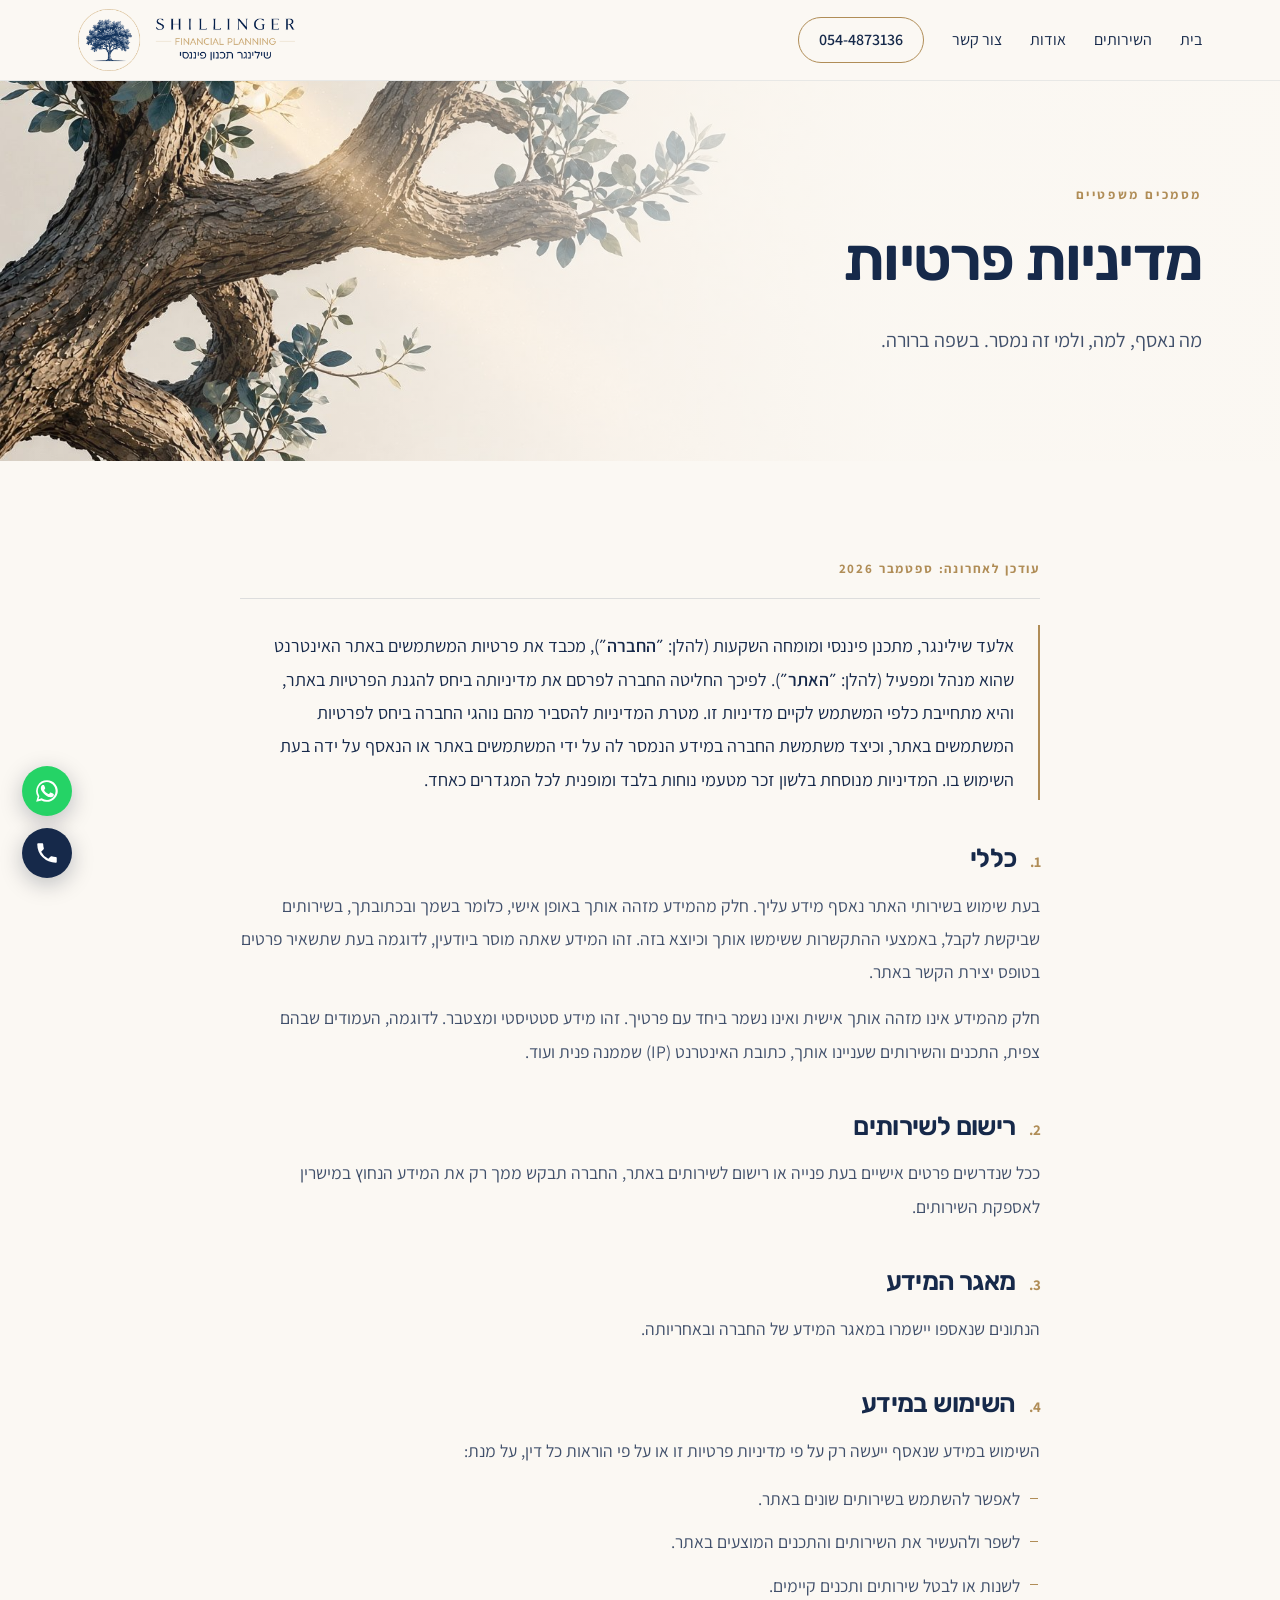
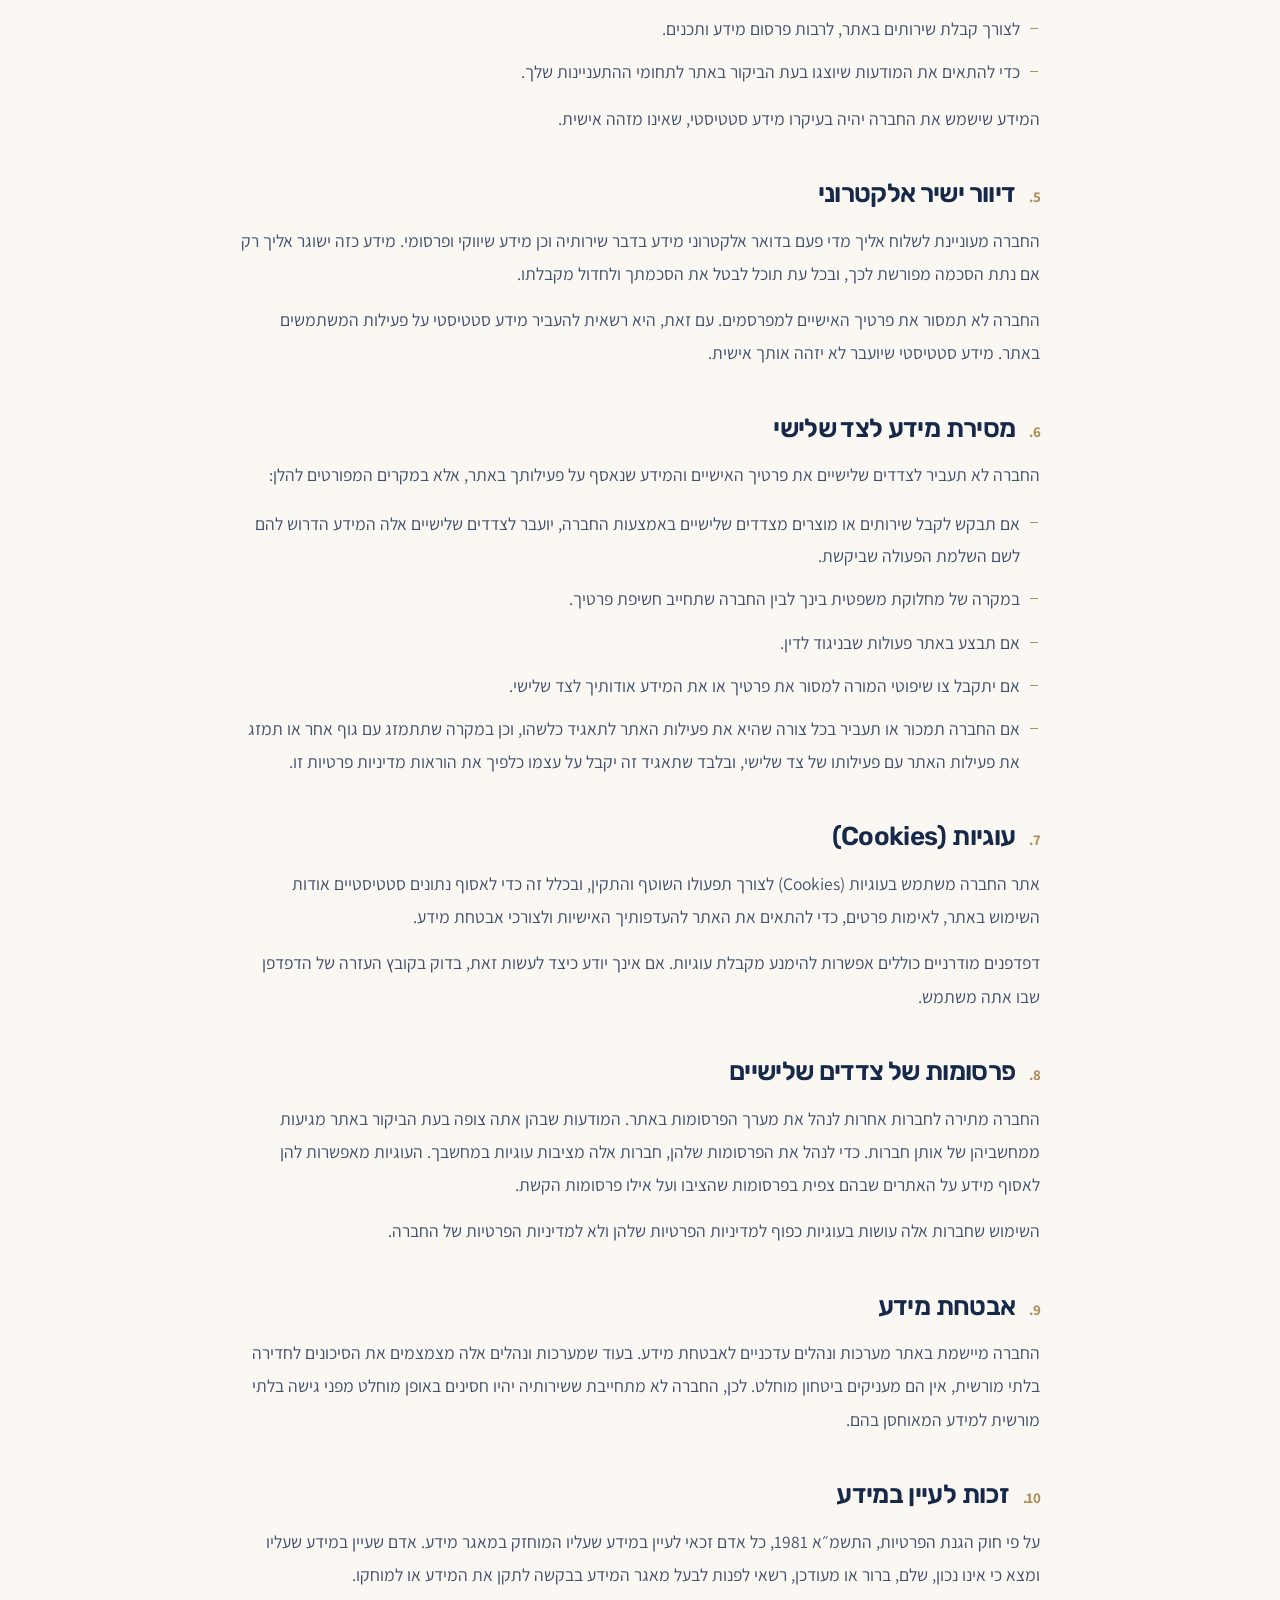
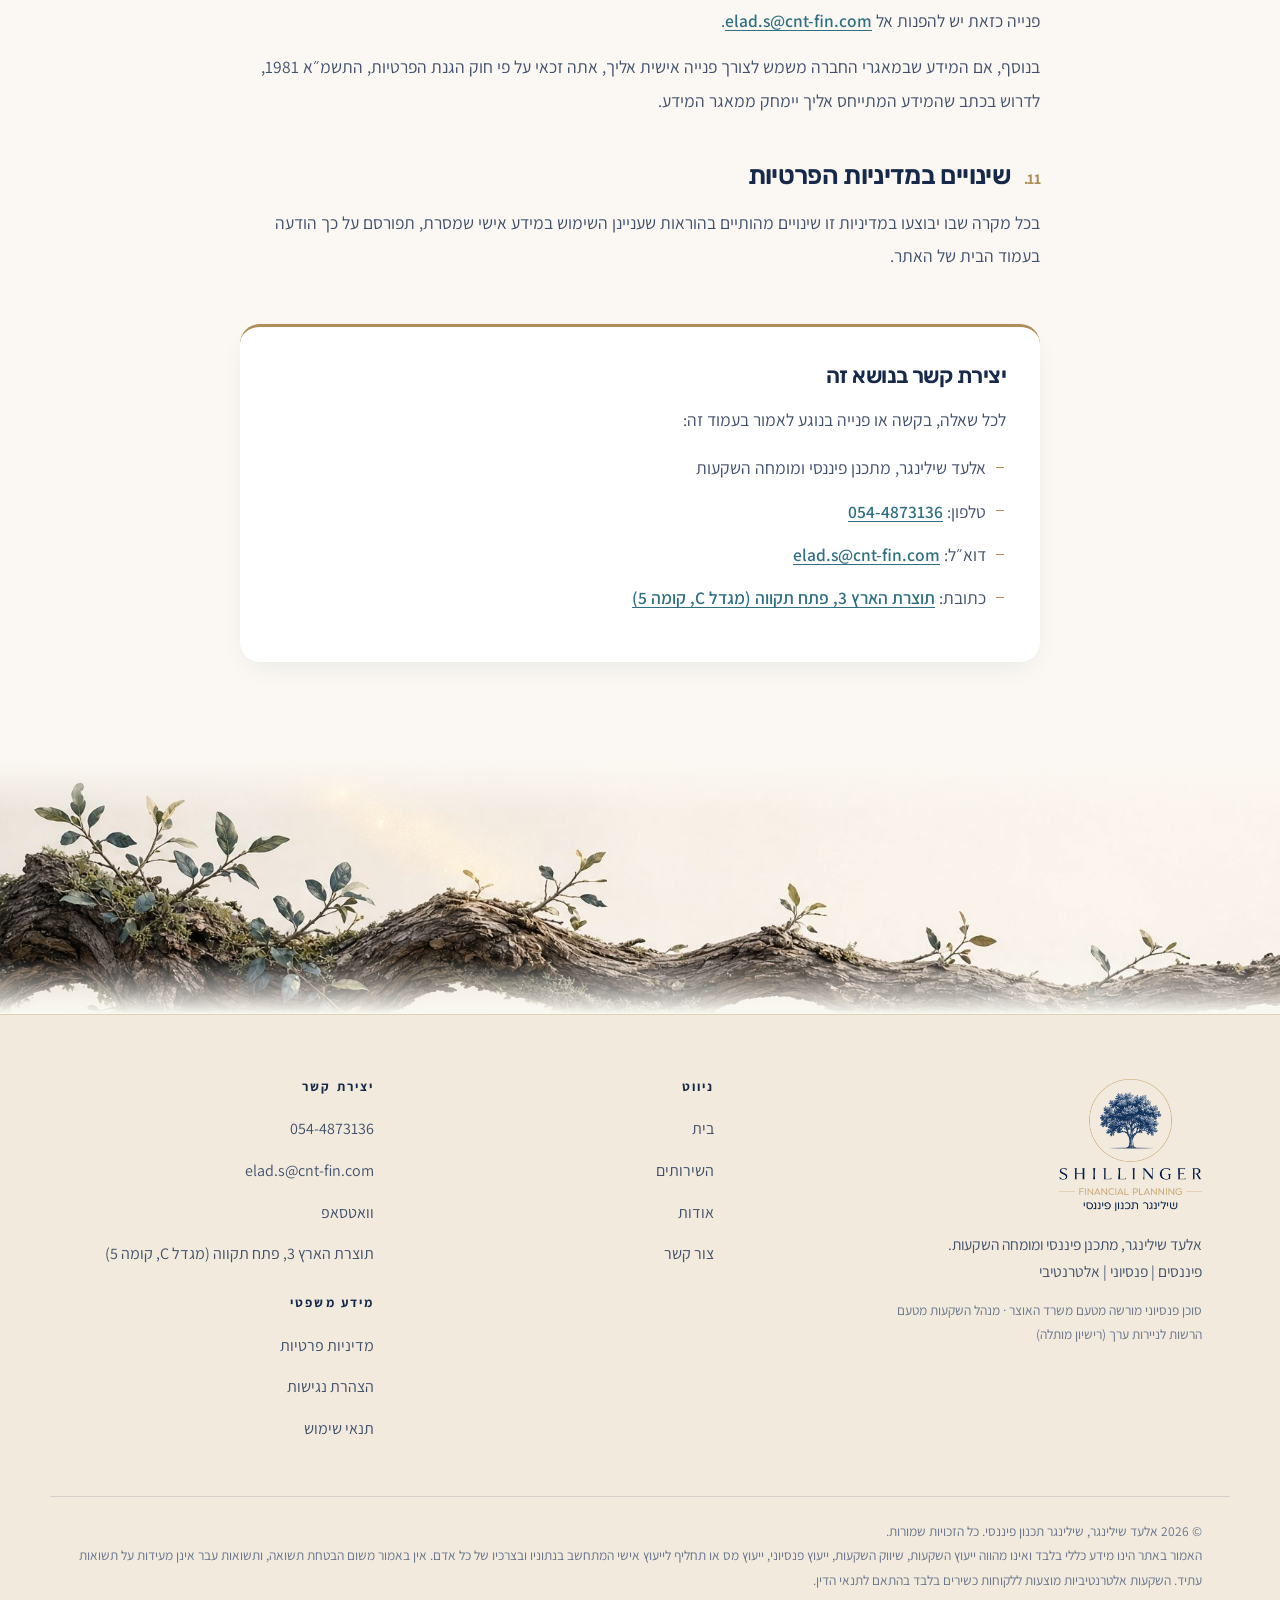
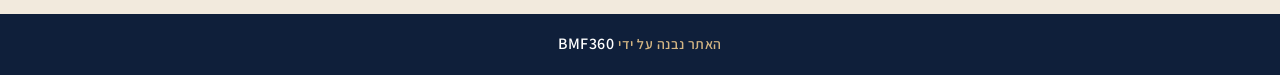
<file: privacy.html>
<!DOCTYPE html>
<html lang="he" dir="rtl">
<head>
<meta charset="utf-8">
<meta name="viewport" content="width=device-width,initial-scale=1">
<title>מדיניות פרטיות | שילינגר תכנון פיננסי</title>
<meta name="description" content="מדיניות הפרטיות של אתר שילינגר תכנון פיננסי: איזה מידע נאסף, למה הוא משמש, למי הוא נמסר ומהן הזכויות שלך.">
<meta property="og:title" content="מדיניות פרטיות | שילינגר תכנון פיננסי">
<meta property="og:description" content="מדיניות הפרטיות של אתר שילינגר תכנון פיננסי: איזה מידע נאסף, למה הוא משמש, למי הוא נמסר ומהן הזכויות שלך.">
<meta property="og:image" content="assets/img/brand/logo-horizontal.png">
<meta property="og:type" content="website">
<meta property="og:locale" content="he_IL">
<link rel="icon" type="image/png" href="assets/img/brand/favicon.png">
<link rel="preconnect" href="https://fonts.googleapis.com">
<link rel="preconnect" href="https://fonts.gstatic.com" crossorigin>
<link href="https://fonts.googleapis.com/css2?family=Rubik:wght@400;500;600;700&family=Assistant:wght@300;400;600;700&display=swap" rel="stylesheet">
<link rel="stylesheet" href="assets/css/style.css">
<script type="application/ld+json">
{
  "@context":"https://schema.org",
  "@type":"FinancialService",
  "name":"שילינגר תכנון פיננסי",
  "founder":{"@type":"Person","name":"אלעד שילינגר","jobTitle":"מתכנן פיננסי ומומחה השקעות"},
  "telephone":"+972-54-4873136",
  "email":"elad.s@cnt-fin.com",
  "areaServed":"IL",
  "address":{"@type":"PostalAddress","streetAddress":"תוצרת הארץ 3, מגדל C קומה 5","addressLocality":"פתח תקווה","addressCountry":"IL"}
}
</script>
</head>
<body>

<header class="header">
  <div class="header__inner">
    <a class="brand" href="index.html" aria-label="שילינגר תכנון פיננסי, לעמוד הבית">
      <img src="assets/img/brand/logo-horizontal.png" alt="שילינגר תכנון פיננסי">
    </a>
    <button class="nav__toggle" aria-label="פתיחת תפריט" aria-expanded="false"><span></span><span></span><span></span></button>
    <nav class="nav">
      <a href="index.html">בית</a>
      <a href="services.html">השירותים</a>
      <a href="about.html">אודות</a>
      <a href="contact.html">צור קשר</a>
      <a class="nav__cta" href="tel:0544873136">054-4873136</a>
    </nav>
  </div>
</header>

<section class="hero hero--page hero--slim">
  <img class="hero__bg" src="assets/img/scenes/hero-about.jpg" alt="">
  <div class="hero__inner">
    <div class="hero__content">
      <span class="eyebrow">מסמכים משפטיים</span>
      <h1>מדיניות פרטיות</h1>
      <p class="hero__sub">מה נאסף, למה, ולמי זה נמסר. בשפה ברורה.</p>
    </div>
  </div>
</section>

<section class="section section--cream">
  <div class="container reveal">
    <article class="legal">
      <p class="legal__updated">עודכן לאחרונה: ספטמבר 2026</p>
      <p class="legal__intro">
      אלעד שילינגר, מתכנן פיננסי ומומחה השקעות (להלן: <strong>״החברה״</strong>),
      מכבד את פרטיות המשתמשים באתר האינטרנט שהוא מנהל ומפעיל (להלן:
      <strong>״האתר״</strong>). לפיכך החליטה החברה לפרסם את מדיניותה ביחס להגנת
      הפרטיות באתר, והיא מתחייבת כלפי המשתמש לקיים מדיניות זו.
      מטרת המדיניות להסביר מהם נוהגי החברה ביחס לפרטיות המשתמשים באתר, וכיצד
      משתמשת החברה במידע הנמסר לה על ידי המשתמשים באתר או הנאסף על ידה בעת
      השימוש בו. המדיניות מנוסחת בלשון זכר מטעמי נוחות בלבד ומופנית לכל
      המגדרים כאחד.
    </p>
      <section class="legal__sec" id="sec-1">
        <h2><span class="legal__num">1.</span> כללי</h2>
        <p>בעת שימוש בשירותי האתר נאסף מידע עליך. חלק מהמידע מזהה אותך באופן אישי, כלומר בשמך ובכתובתך, בשירותים שביקשת לקבל, באמצעי ההתקשרות ששימשו אותך וכיוצא בזה. זהו המידע שאתה מוסר ביודעין, לדוגמה בעת שתשאיר פרטים בטופס יצירת הקשר באתר.</p>
        <p>חלק מהמידע אינו מזהה אותך אישית ואינו נשמר ביחד עם פרטיך. זהו מידע סטטיסטי ומצטבר. לדוגמה, העמודים שבהם צפית, התכנים והשירותים שעניינו אותך, כתובת האינטרנט (IP) שממנה פנית ועוד.</p>
      </section>
      <section class="legal__sec" id="sec-2">
        <h2><span class="legal__num">2.</span> רישום לשירותים</h2>
        <p>ככל שנדרשים פרטים אישיים בעת פנייה או רישום לשירותים באתר, החברה תבקש ממך רק את המידע הנחוץ במישרין לאספקת השירותים.</p>
      </section>
      <section class="legal__sec" id="sec-3">
        <h2><span class="legal__num">3.</span> מאגר המידע</h2>
        <p>הנתונים שנאספו יישמרו במאגר המידע של החברה ובאחריותה.</p>
      </section>
      <section class="legal__sec" id="sec-4">
        <h2><span class="legal__num">4.</span> השימוש במידע</h2>
        <p>השימוש במידע שנאסף ייעשה רק על פי מדיניות פרטיות זו או על פי הוראות כל דין, על מנת:</p>
        <ul class="legal__list">
          <li>לאפשר להשתמש בשירותים שונים באתר.</li>
          <li>לשפר ולהעשיר את השירותים והתכנים המוצעים באתר.</li>
          <li>לשנות או לבטל שירותים ותכנים קיימים.</li>
          <li>לצורך קבלת שירותים באתר, לרבות פרסום מידע ותכנים.</li>
          <li>כדי להתאים את המודעות שיוצגו בעת הביקור באתר לתחומי ההתעניינות שלך.</li>
        </ul>
        <p>המידע שישמש את החברה יהיה בעיקרו מידע סטטיסטי, שאינו מזהה אישית.</p>
      </section>
      <section class="legal__sec" id="sec-5">
        <h2><span class="legal__num">5.</span> דיוור ישיר אלקטרוני</h2>
        <p>החברה מעוניינת לשלוח אליך מדי פעם בדואר אלקטרוני מידע בדבר שירותיה וכן מידע שיווקי ופרסומי. מידע כזה ישוגר אליך רק אם נתת הסכמה מפורשת לכך, ובכל עת תוכל לבטל את הסכמתך ולחדול מקבלתו.</p>
        <p>החברה לא תמסור את פרטיך האישיים למפרסמים. עם זאת, היא רשאית להעביר מידע סטטיסטי על פעילות המשתמשים באתר. מידע סטטיסטי שיועבר לא יזהה אותך אישית.</p>
      </section>
      <section class="legal__sec" id="sec-6">
        <h2><span class="legal__num">6.</span> מסירת מידע לצד שלישי</h2>
        <p>החברה לא תעביר לצדדים שלישיים את פרטיך האישיים והמידע שנאסף על פעילותך באתר, אלא במקרים המפורטים להלן:</p>
        <ul class="legal__list">
          <li>אם תבקש לקבל שירותים או מוצרים מצדדים שלישיים באמצעות החברה, יועבר לצדדים שלישיים אלה המידע הדרוש להם לשם השלמת הפעולה שביקשת.</li>
          <li>במקרה של מחלוקת משפטית בינך לבין החברה שתחייב חשיפת פרטיך.</li>
          <li>אם תבצע באתר פעולות שבניגוד לדין.</li>
          <li>אם יתקבל צו שיפוטי המורה למסור את פרטיך או את המידע אודותיך לצד שלישי.</li>
          <li>אם החברה תמכור או תעביר בכל צורה שהיא את פעילות האתר לתאגיד כלשהו, וכן במקרה שתתמזג עם גוף אחר או תמזג את פעילות האתר עם פעילותו של צד שלישי, ובלבד שתאגיד זה יקבל על עצמו כלפיך את הוראות מדיניות פרטיות זו.</li>
        </ul>
      </section>
      <section class="legal__sec" id="sec-7">
        <h2><span class="legal__num">7.</span> עוגיות (Cookies)</h2>
        <p>אתר החברה משתמש בעוגיות (Cookies) לצורך תפעולו השוטף והתקין, ובכלל זה כדי לאסוף נתונים סטטיסטיים אודות השימוש באתר, לאימות פרטים, כדי להתאים את האתר להעדפותיך האישיות ולצורכי אבטחת מידע.</p>
        <p>דפדפנים מודרניים כוללים אפשרות להימנע מקבלת עוגיות. אם אינך יודע כיצד לעשות זאת, בדוק בקובץ העזרה של הדפדפן שבו אתה משתמש.</p>
      </section>
      <section class="legal__sec" id="sec-8">
        <h2><span class="legal__num">8.</span> פרסומות של צדדים שלישיים</h2>
        <p>החברה מתירה לחברות אחרות לנהל את מערך הפרסומות באתר. המודעות שבהן אתה צופה בעת הביקור באתר מגיעות ממחשביהן של אותן חברות. כדי לנהל את הפרסומות שלהן, חברות אלה מציבות עוגיות במחשבך. העוגיות מאפשרות להן לאסוף מידע על האתרים שבהם צפית בפרסומות שהציבו ועל אילו פרסומות הקשת.</p>
        <p>השימוש שחברות אלה עושות בעוגיות כפוף למדיניות הפרטיות שלהן ולא למדיניות הפרטיות של החברה.</p>
      </section>
      <section class="legal__sec" id="sec-9">
        <h2><span class="legal__num">9.</span> אבטחת מידע</h2>
        <p>החברה מיישמת באתר מערכות ונהלים עדכניים לאבטחת מידע. בעוד שמערכות ונהלים אלה מצמצמים את הסיכונים לחדירה בלתי מורשית, אין הם מעניקים ביטחון מוחלט. לכן, החברה לא מתחייבת ששירותיה יהיו חסינים באופן מוחלט מפני גישה בלתי מורשית למידע המאוחסן בהם.</p>
      </section>
      <section class="legal__sec" id="sec-10">
        <h2><span class="legal__num">10.</span> זכות לעיין במידע</h2>
        <p>על פי חוק הגנת הפרטיות, התשמ״א 1981, כל אדם זכאי לעיין במידע שעליו המוחזק במאגר מידע. אדם שעיין במידע שעליו ומצא כי אינו נכון, שלם, ברור או מעודכן, רשאי לפנות לבעל מאגר המידע בבקשה לתקן את המידע או למוחקו.</p>
        <p>פנייה כזאת יש להפנות אל <a href="mailto:elad.s@cnt-fin.com">elad.s@cnt-fin.com</a>.</p>
        <p>בנוסף, אם המידע שבמאגרי החברה משמש לצורך פנייה אישית אליך, אתה זכאי על פי חוק הגנת הפרטיות, התשמ״א 1981, לדרוש בכתב שהמידע המתייחס אליך יימחק ממאגר המידע.</p>
      </section>
      <section class="legal__sec" id="sec-11">
        <h2><span class="legal__num">11.</span> שינויים במדיניות הפרטיות</h2>
        <p>בכל מקרה שבו יבוצעו במדיניות זו שינויים מהותיים בהוראות שעניינן השימוש במידע אישי שמסרת, תפורסם על כך הודעה בעמוד הבית של האתר.</p>
      </section>
      <section class="legal__sec legal__contact">
        <h2>יצירת קשר בנושא זה</h2>
        <p>
          לכל שאלה, בקשה או פנייה בנוגע לאמור בעמוד זה:
        </p>
        <ul class="legal__list">
          <li>אלעד שילינגר, מתכנן פיננסי ומומחה השקעות</li>
          <li>טלפון: <a href="tel:0544873136">054-4873136</a></li>
          <li>דוא״ל: <a href="mailto:elad.s@cnt-fin.com">elad.s@cnt-fin.com</a></li>
          <li>כתובת: <a href="https://ul.waze.com/ul?ll=32.09045407%2C34.86086369&navigate=yes" target="_blank" rel="noopener">תוצרת הארץ 3, פתח תקווה (מגדל C, קומה 5)</a></li>
        </ul>
      </section>
    </article>
  </div>
</section>

<div class="branch-band" aria-hidden="true"></div>
<footer class="footer">
  <div class="footer__inner">
    <div class="footer__brand">
      <img src="assets/img/brand/logo-stack.png" alt="שילינגר תכנון פיננסי">
      <p>
        אלעד שילינגר, מתכנן פיננסי ומומחה השקעות.<br>
        פיננסים | פנסיוני | אלטרנטיבי
      </p>
      <p class="footer__lic">
        סוכן פנסיוני מורשה מטעם משרד האוצר · מנהל השקעות מטעם הרשות לניירות ערך (רישיון מותלה)
      </p>
    </div>
    <div>
      <h4>ניווט</h4>
      <ul>
        <li><a href="index.html">בית</a></li>
        <li><a href="services.html">השירותים</a></li>
        <li><a href="about.html">אודות</a></li>
        <li><a href="contact.html">צור קשר</a></li>
      </ul>
    </div>
    <div>
      <h4>יצירת קשר</h4>
      <ul>
        <li><a href="tel:0544873136">054-4873136</a></li>
        <li><a href="mailto:elad.s@cnt-fin.com">elad.s@cnt-fin.com</a></li>
        <li><a href="https://wa.me/972544873136" target="_blank" rel="noopener">וואטסאפ</a></li>
        <li><a href="https://ul.waze.com/ul?ll=32.09045407%2C34.86086369&navigate=yes" target="_blank" rel="noopener">תוצרת הארץ 3, פתח תקווה (מגדל C, קומה 5)</a></li>
      </ul>
      <h4 style="margin-top:26px">מידע משפטי</h4>
      <ul>
        <li><a href="privacy.html">מדיניות פרטיות</a></li>
        <li><a href="accessibility.html">הצהרת נגישות</a></li>
        <li><a href="terms.html">תנאי שימוש</a></li>
      </ul>
    </div>
  </div>
  <div class="footer__legal">
    © <span id="year">2026</span> אלעד שילינגר, שילינגר תכנון פיננסי. כל הזכויות שמורות.
    <br>
    האמור באתר הינו מידע כללי בלבד ואינו מהווה ייעוץ השקעות, שיווק השקעות, ייעוץ פנסיוני, ייעוץ מס או תחליף לייעוץ אישי המתחשב בנתוניו ובצרכיו של כל אדם. אין באמור משום הבטחת תשואה, ותשואות עבר אינן מעידות על תשואות עתיד. השקעות אלטרנטיביות מוצעות ללקוחות כשירים בלבד בהתאם לתנאי הדין.
  </div>
  <div class="credit">
    <p>האתר נבנה על ידי <a href="https://bmf360.co.il" target="_blank" rel="noopener">BMF360</a></p>
  </div>
</footer>

<div class="float-actions">
  <a class="fab fab--wa" href="https://wa.me/972544873136" target="_blank" rel="noopener" aria-label="שליחת הודעה בוואטסאפ">
    <svg viewBox="0 0 24 24" aria-hidden="true"><path d="M17.5 14.4c-.3-.2-1.7-.9-2-1-.3-.1-.5-.2-.7.1-.2.3-.7 1-.9 1.2-.2.2-.3.2-.6.1-.3-.2-1.2-.5-2.3-1.4-.9-.8-1.4-1.7-1.6-2-.2-.3 0-.5.1-.6l.5-.6c.1-.2.2-.3.3-.5.1-.2 0-.4 0-.5 0-.2-.7-1.6-.9-2.2-.2-.6-.5-.5-.7-.5h-.6c-.2 0-.5.1-.8.4-.3.3-1 1-1 2.5s1.1 2.9 1.2 3.1c.2.2 2.1 3.2 5 4.5.7.3 1.3.5 1.7.6.7.2 1.4.2 1.9.1.6-.1 1.7-.7 2-1.4.2-.7.2-1.2.2-1.4-.1-.1-.3-.2-.6-.3M12 2a10 10 0 0 0-8.6 15.1L2 22l5-1.3A10 10 0 1 0 12 2m0 18.2c-1.6 0-3.2-.4-4.5-1.2l-.3-.2-3 .8.8-2.9-.2-.3A8.2 8.2 0 1 1 12 20.2"/></svg>
  </a>
  <a class="fab fab--tel" href="tel:0544873136" aria-label="חיוג לאלעד">
    <svg viewBox="0 0 24 24" aria-hidden="true"><path d="M6.6 10.8a15.1 15.1 0 0 0 6.6 6.6l2.2-2.2c.3-.3.7-.4 1-.2 1.2.4 2.4.6 3.6.6.6 0 1 .4 1 1V20c0 .6-.4 1-1 1A17 17 0 0 1 3 4c0-.6.4-1 1-1h3.5c.6 0 1 .4 1 1 0 1.3.2 2.5.6 3.6.1.4 0 .8-.2 1l-2.3 2.2Z"/></svg>
  </a>
</div>

<script src="assets/js/main.js"></script>
<script>document.getElementById('year').textContent=new Date().getFullYear()</script>
</body>
</html>
</file>
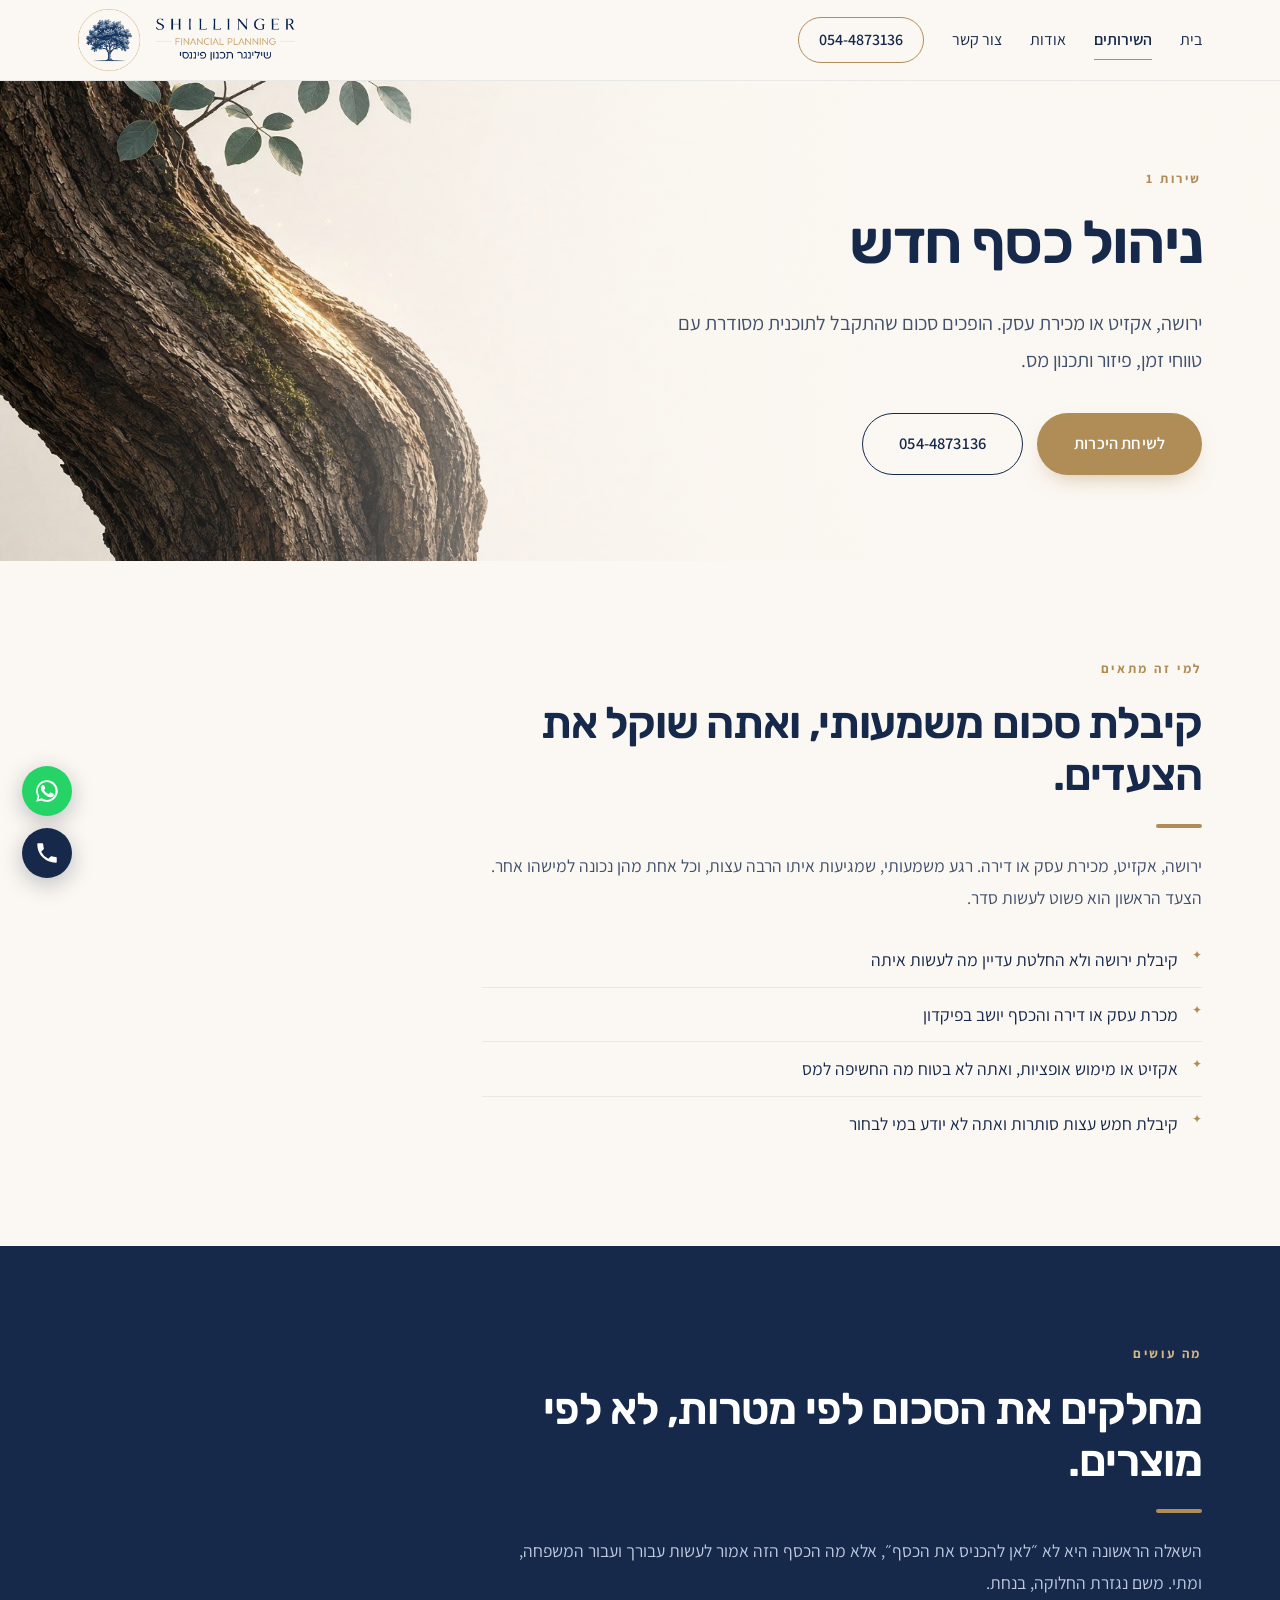
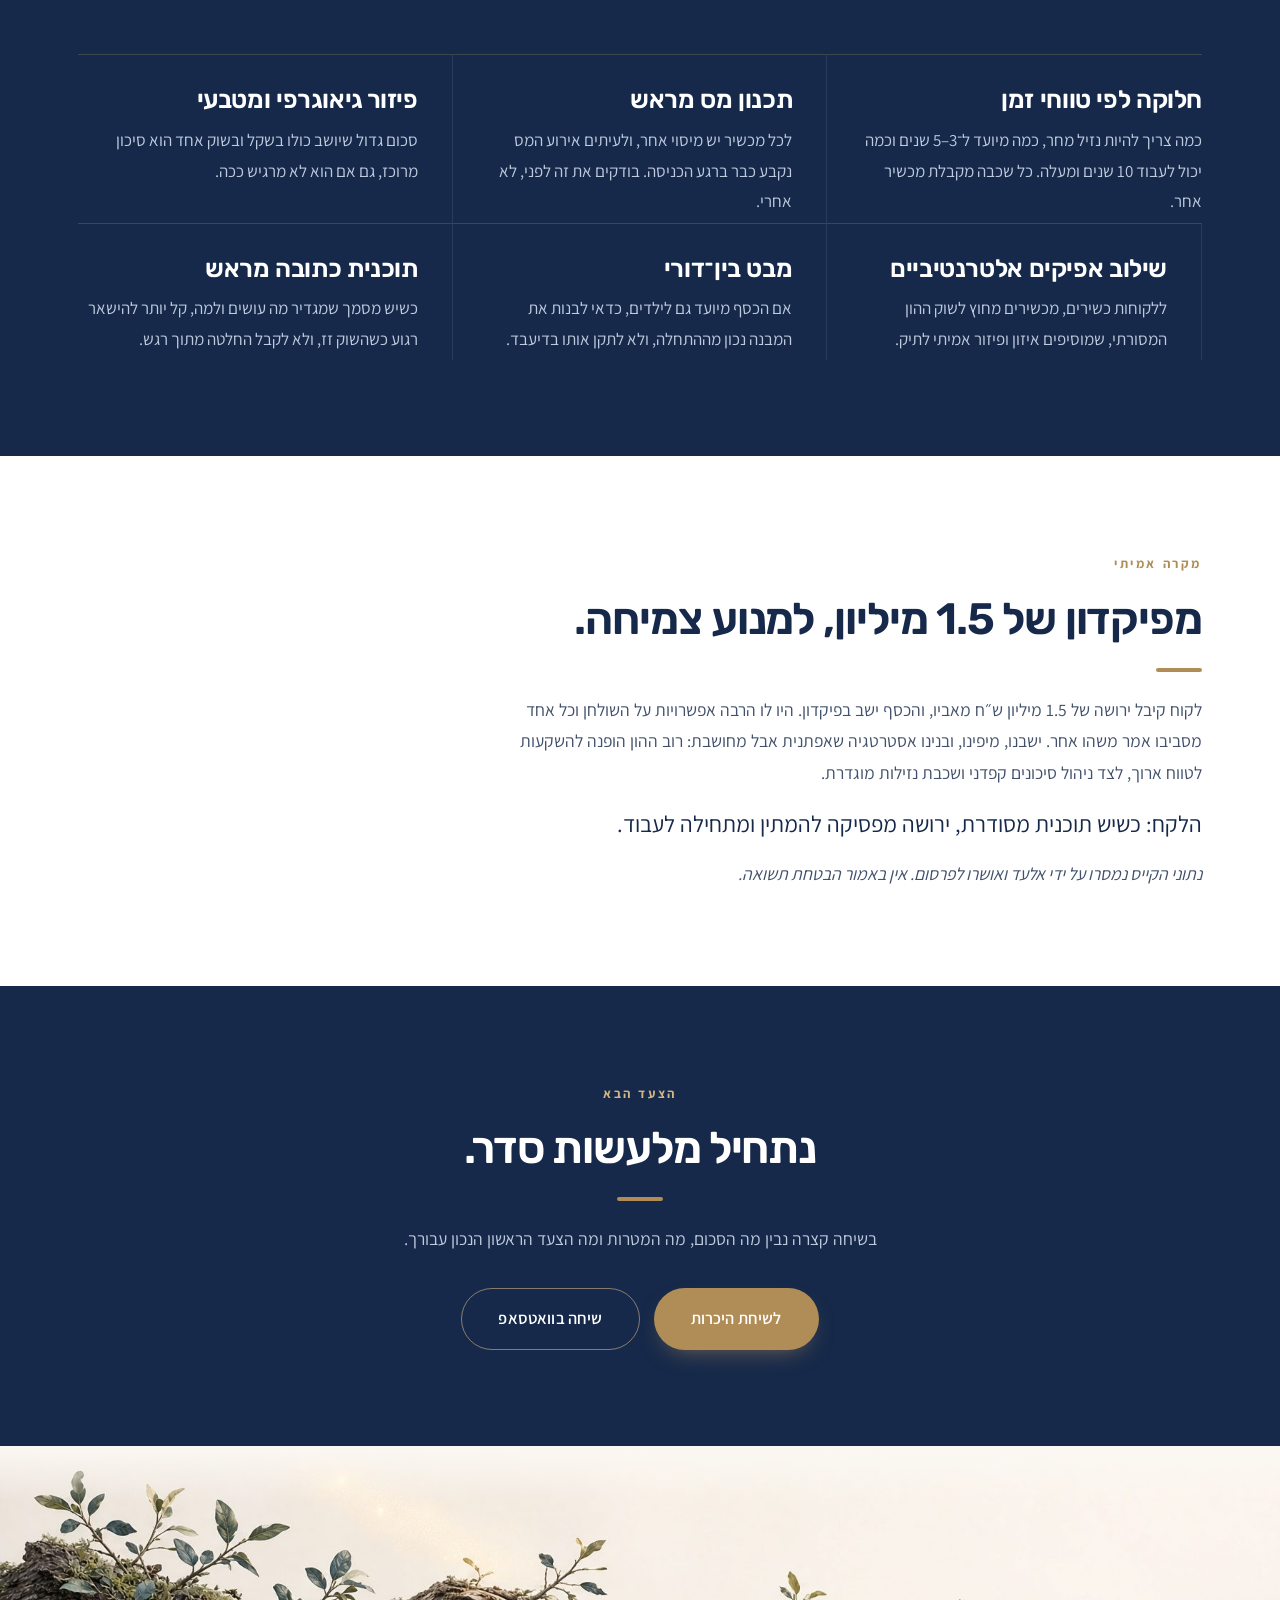
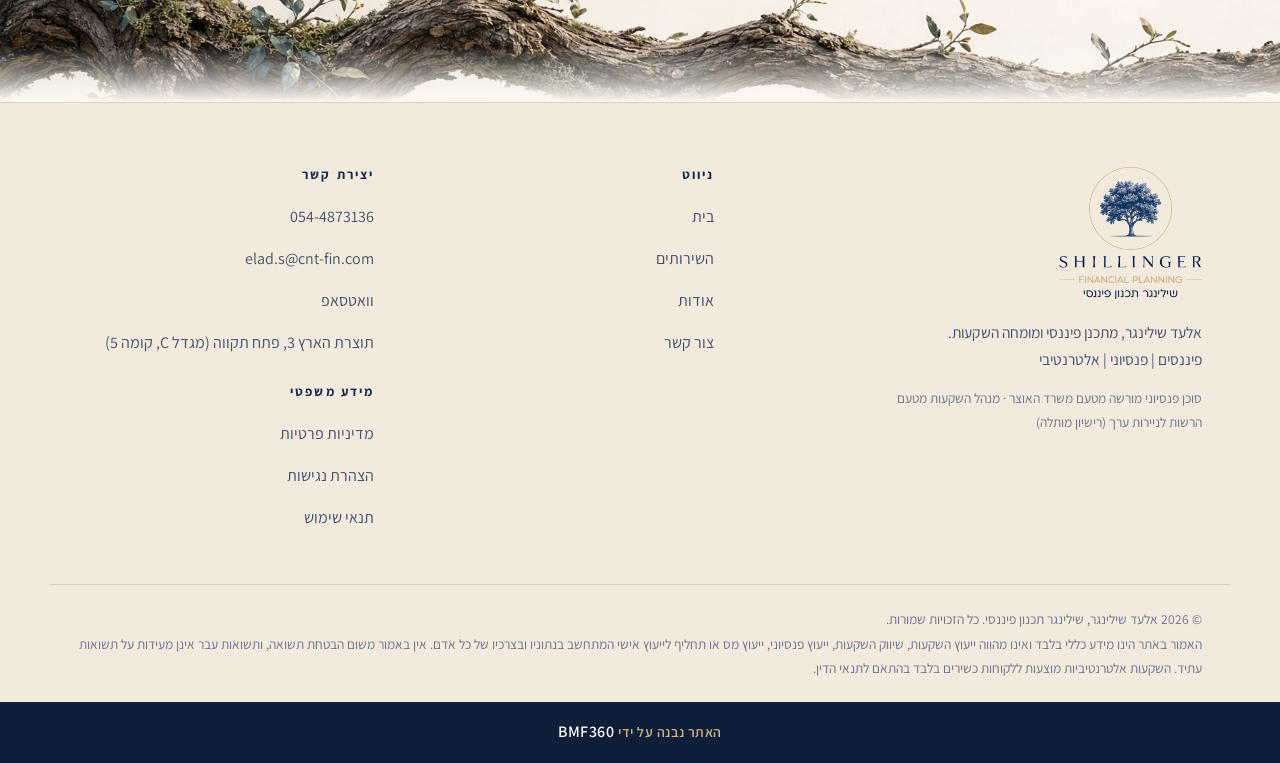
<file: service-new-money.html>
<!DOCTYPE html>
<html lang="he" dir="rtl">
<head>
<meta charset="utf-8">
<meta name="viewport" content="width=device-width,initial-scale=1">
<title>ניהול כסף חדש (ירושה, אקזיט ומכירת עסק | שילינגר תכנון פיננסי</title>
<meta name="description" content="קיבלת ירושה, אקזיט או מכרת עסק? בניית אסטרטגיה לכסף החדש) טווחי זמן, נזילות, פיזור, השקעות אלטרנטיביות ותכנון מס.">
<meta property="og:title" content="ניהול כסף חדש (ירושה, אקזיט ומכירת עסק | שילינגר תכנון פיננסי">
<meta property="og:description" content="קיבלת ירושה, אקזיט או מכרת עסק? בניית אסטרטגיה לכסף החדש) טווחי זמן, נזילות, פיזור, השקעות אלטרנטיביות ותכנון מס.">
<meta property="og:image" content="assets/img/brand/logo-horizontal.png">
<meta property="og:type" content="website">
<meta property="og:locale" content="he_IL">
<link rel="icon" type="image/png" href="assets/img/brand/favicon.png">
<link rel="preconnect" href="https://fonts.googleapis.com">
<link rel="preconnect" href="https://fonts.gstatic.com" crossorigin>
<link href="https://fonts.googleapis.com/css2?family=Rubik:wght@400;500;600;700&family=Assistant:wght@300;400;600;700&display=swap" rel="stylesheet">
<link rel="stylesheet" href="assets/css/style.css">
<script type="application/ld+json">
{
  "@context":"https://schema.org",
  "@type":"FinancialService",
  "name":"שילינגר תכנון פיננסי",
  "founder":{"@type":"Person","name":"אלעד שילינגר","jobTitle":"מתכנן פיננסי ומומחה השקעות"},
  "telephone":"+972-54-4873136",
  "email":"elad.s@cnt-fin.com",
  "areaServed":"IL",
  "address":{"@type":"PostalAddress","streetAddress":"תוצרת הארץ 3, מגדל C קומה 5","addressLocality":"פתח תקווה","addressCountry":"IL"}
}
</script>
</head>
<body>

<header class="header">
  <div class="header__inner">
    <a class="brand" href="index.html" aria-label="שילינגר תכנון פיננסי, לעמוד הבית">
      <img src="assets/img/brand/logo-horizontal.png" alt="שילינגר תכנון פיננסי">
    </a>
    <button class="nav__toggle" aria-label="פתיחת תפריט" aria-expanded="false"><span></span><span></span><span></span></button>
    <nav class="nav">
      <a href="index.html">בית</a>
      <a href="services.html" aria-current="page">השירותים</a>
      <a href="about.html">אודות</a>
      <a href="contact.html">צור קשר</a>
      <a class="nav__cta" href="tel:0544873136">054-4873136</a>
    </nav>
  </div>
</header>

<section class="hero hero--page">
  <video class="hero__video" src="assets/video/service.mp4" poster="assets/img/scenes/service-poster.jpg"
           autoplay muted loop playsinline preload="metadata" aria-hidden="true"></video>
  <img class="hero__bg" src="assets/img/scenes/service-poster.jpg" alt="" style="display:none">
  <div class="hero__inner">
    <div class="hero__content">
      <span class="eyebrow">שירות 1</span>
      <h1>ניהול כסף חדש</h1>
      <p class="hero__sub">ירושה, אקזיט או מכירת עסק. הופכים סכום שהתקבל לתוכנית מסודרת עם טווחי זמן, פיזור ותכנון מס.</p>
      <div class="btn-row">
        <a class="btn btn--primary" href="contact.html">לשיחת היכרות</a>
        <a class="btn btn--ghost-light" href="tel:0544873136">054-4873136</a>
      </div>
    </div>
  </div>
</section>

<section class="section section--cream">
  <div class="container reveal">
    <div class="shead">
      <span class="eyebrow">למי זה מתאים</span>
      <h2>קיבלת סכום משמעותי, ואתה שוקל את הצעדים.</h2>
      <hr class="rule">
      <p class="body">
        ירושה, אקזיט, מכירת עסק או דירה. רגע משמעותי, שמגיעות איתו הרבה עצות, וכל אחת מהן נכונה למישהו אחר. הצעד הראשון הוא פשוט לעשות סדר.
      </p>
      <ul class="icon-list" style="margin-top:20px">
        <li><span class="ico">✦</span><span>קיבלת ירושה ולא החלטת עדיין מה לעשות איתה</span></li>
        <li><span class="ico">✦</span><span>מכרת עסק או דירה והכסף יושב בפיקדון</span></li>
        <li><span class="ico">✦</span><span>אקזיט או מימוש אופציות, ואתה לא בטוח מה החשיפה למס</span></li>
        <li><span class="ico">✦</span><span>קיבלת חמש עצות סותרות ואתה לא יודע במי לבחור</span></li>
      </ul>
    </div>
  </div>
</section>

<section class="section section--navy">
  <div class="container reveal">
    <div class="shead">
      <span class="eyebrow">מה עושים</span>
      <h2>מחלקים את הסכום לפי מטרות, לא לפי מוצרים.</h2>
      <hr class="rule">
      <p class="body">
        השאלה הראשונה היא לא ״לאן להכניס את הכסף״, אלא מה הכסף הזה אמור לעשות
        עבורך ועבור המשפחה, ומתי. משם נגזרת החלוקה, בנחת.
      </p>
    </div>
    <div class="cols">
      <article>
        <h3>חלוקה לפי טווחי זמן</h3>
        <p>כמה צריך להיות נזיל מחר, כמה מיועד ל־3–5 שנים וכמה יכול לעבוד 10 שנים ומעלה. כל שכבה מקבלת מכשיר אחר.</p>
      </article>
      <article>
        <h3>תכנון מס מראש</h3>
        <p>לכל מכשיר יש מיסוי אחר, ולעיתים אירוע המס נקבע כבר ברגע הכניסה. בודקים את זה לפני, לא אחרי.</p>
      </article>
      <article>
        <h3>פיזור גיאוגרפי ומטבעי</h3>
        <p>סכום גדול שיושב כולו בשקל ובשוק אחד הוא סיכון מרוכז, גם אם הוא לא מרגיש ככה.</p>
      </article>
      <article>
        <h3>שילוב אפיקים אלטרנטיביים</h3>
        <p>ללקוחות כשירים, מכשירים מחוץ לשוק ההון המסורתי, שמוסיפים איזון ופיזור אמיתי לתיק.</p>
      </article>
      <article>
        <h3>מבט בין־דורי</h3>
        <p>אם הכסף מיועד גם לילדים, כדאי לבנות את המבנה נכון מההתחלה, ולא לתקן אותו בדיעבד.</p>
      </article>
      <article>
        <h3>תוכנית כתובה מראש</h3>
        <p>כשיש מסמך שמגדיר מה עושים ולמה, קל יותר להישאר רגוע כשהשוק זז, ולא לקבל החלטה מתוך רגש.</p>
      </article>
    </div>
  </div>
</section>

<section class="section section--white">
  <div class="container reveal">
    <div class="shead">
      <span class="eyebrow">מקרה אמיתי</span>
      <h2>מפיקדון של 1.5 מיליון, למנוע צמיחה.</h2>
      <hr class="rule">
      <p class="body">
        לקוח קיבל ירושה של 1.5 מיליון ש״ח מאביו, והכסף ישב בפיקדון. היו לו הרבה
        אפשרויות על השולחן וכל אחד מסביבו אמר משהו אחר. ישבנו, מיפינו, ובנינו
        אסטרטגיה שאפתנית אבל מחושבת: רוב ההון הופנה להשקעות לטווח ארוך, לצד
        ניהול סיכונים קפדני ושכבת נזילות מוגדרת.
      </p>
      <p class="lead" style="margin-top:18px">הלקח: כשיש תוכנית מסודרת, ירושה מפסיקה להמתין ומתחילה לעבוד.</p>
      <p class="body" style="margin-top:14px"><em>נתוני הקייס נמסרו על ידי אלעד ואושרו לפרסום. אין באמור הבטחת תשואה.</em></p>
    </div>
  </div>
</section>

<section class="section section--navy">
  <div class="container reveal center">
    <div class="shead">
      <span class="eyebrow">הצעד הבא</span>
      <h2>נתחיל מלעשות סדר.</h2>
      <hr class="rule">
      <p class="body">בשיחה קצרה נבין מה הסכום, מה המטרות ומה הצעד הראשון הנכון עבורך.</p>
      <div class="btn-row">
        <a class="btn btn--primary" href="contact.html">לשיחת היכרות</a>
        <a class="btn btn--ghost-light" href="https://wa.me/972544873136" target="_blank" rel="noopener">שיחה בוואטסאפ</a>
      </div>
    </div>
  </div>
</section>

<div class="branch-band" aria-hidden="true"></div>
<footer class="footer">
  <div class="footer__inner">
    <div class="footer__brand">
      <img src="assets/img/brand/logo-stack.png" alt="שילינגר תכנון פיננסי">
      <p>
        אלעד שילינגר, מתכנן פיננסי ומומחה השקעות.<br>
        פיננסים | פנסיוני | אלטרנטיבי
      </p>
      <p class="footer__lic">
        סוכן פנסיוני מורשה מטעם משרד האוצר · מנהל השקעות מטעם הרשות לניירות ערך (רישיון מותלה)
      </p>
    </div>
    <div>
      <h4>ניווט</h4>
      <ul>
        <li><a href="index.html">בית</a></li>
        <li><a href="services.html">השירותים</a></li>
        <li><a href="about.html">אודות</a></li>
        <li><a href="contact.html">צור קשר</a></li>
      </ul>
    </div>
    <div>
      <h4>יצירת קשר</h4>
      <ul>
        <li><a href="tel:0544873136">054-4873136</a></li>
        <li><a href="mailto:elad.s@cnt-fin.com">elad.s@cnt-fin.com</a></li>
        <li><a href="https://wa.me/972544873136" target="_blank" rel="noopener">וואטסאפ</a></li>
        <li><a href="https://ul.waze.com/ul?ll=32.09045407%2C34.86086369&navigate=yes" target="_blank" rel="noopener">תוצרת הארץ 3, פתח תקווה (מגדל C, קומה 5)</a></li>
      </ul>
      <h4 style="margin-top:26px">מידע משפטי</h4>
      <ul>
        <li><a href="privacy.html">מדיניות פרטיות</a></li>
        <li><a href="accessibility.html">הצהרת נגישות</a></li>
        <li><a href="terms.html">תנאי שימוש</a></li>
      </ul>
    </div>
  </div>
  <div class="footer__legal">
    © <span id="year">2026</span> אלעד שילינגר, שילינגר תכנון פיננסי. כל הזכויות שמורות.
    <br>
    האמור באתר הינו מידע כללי בלבד ואינו מהווה ייעוץ השקעות, שיווק השקעות, ייעוץ פנסיוני, ייעוץ מס או תחליף לייעוץ אישי המתחשב בנתוניו ובצרכיו של כל אדם. אין באמור משום הבטחת תשואה, ותשואות עבר אינן מעידות על תשואות עתיד. השקעות אלטרנטיביות מוצעות ללקוחות כשירים בלבד בהתאם לתנאי הדין.
  </div>
  <div class="credit">
    <p>האתר נבנה על ידי <a href="https://bmf360.co.il" target="_blank" rel="noopener">BMF360</a></p>
  </div>
</footer>

<div class="float-actions">
  <a class="fab fab--wa" href="https://wa.me/972544873136" target="_blank" rel="noopener" aria-label="שליחת הודעה בוואטסאפ">
    <svg viewBox="0 0 24 24" aria-hidden="true"><path d="M17.5 14.4c-.3-.2-1.7-.9-2-1-.3-.1-.5-.2-.7.1-.2.3-.7 1-.9 1.2-.2.2-.3.2-.6.1-.3-.2-1.2-.5-2.3-1.4-.9-.8-1.4-1.7-1.6-2-.2-.3 0-.5.1-.6l.5-.6c.1-.2.2-.3.3-.5.1-.2 0-.4 0-.5 0-.2-.7-1.6-.9-2.2-.2-.6-.5-.5-.7-.5h-.6c-.2 0-.5.1-.8.4-.3.3-1 1-1 2.5s1.1 2.9 1.2 3.1c.2.2 2.1 3.2 5 4.5.7.3 1.3.5 1.7.6.7.2 1.4.2 1.9.1.6-.1 1.7-.7 2-1.4.2-.7.2-1.2.2-1.4-.1-.1-.3-.2-.6-.3M12 2a10 10 0 0 0-8.6 15.1L2 22l5-1.3A10 10 0 1 0 12 2m0 18.2c-1.6 0-3.2-.4-4.5-1.2l-.3-.2-3 .8.8-2.9-.2-.3A8.2 8.2 0 1 1 12 20.2"/></svg>
  </a>
  <a class="fab fab--tel" href="tel:0544873136" aria-label="חיוג לאלעד">
    <svg viewBox="0 0 24 24" aria-hidden="true"><path d="M6.6 10.8a15.1 15.1 0 0 0 6.6 6.6l2.2-2.2c.3-.3.7-.4 1-.2 1.2.4 2.4.6 3.6.6.6 0 1 .4 1 1V20c0 .6-.4 1-1 1A17 17 0 0 1 3 4c0-.6.4-1 1-1h3.5c.6 0 1 .4 1 1 0 1.3.2 2.5.6 3.6.1.4 0 .8-.2 1l-2.3 2.2Z"/></svg>
  </a>
</div>

<script src="assets/js/main.js"></script>
<script>document.getElementById('year').textContent=new Date().getFullYear()</script>
</body>
</html>
</file>
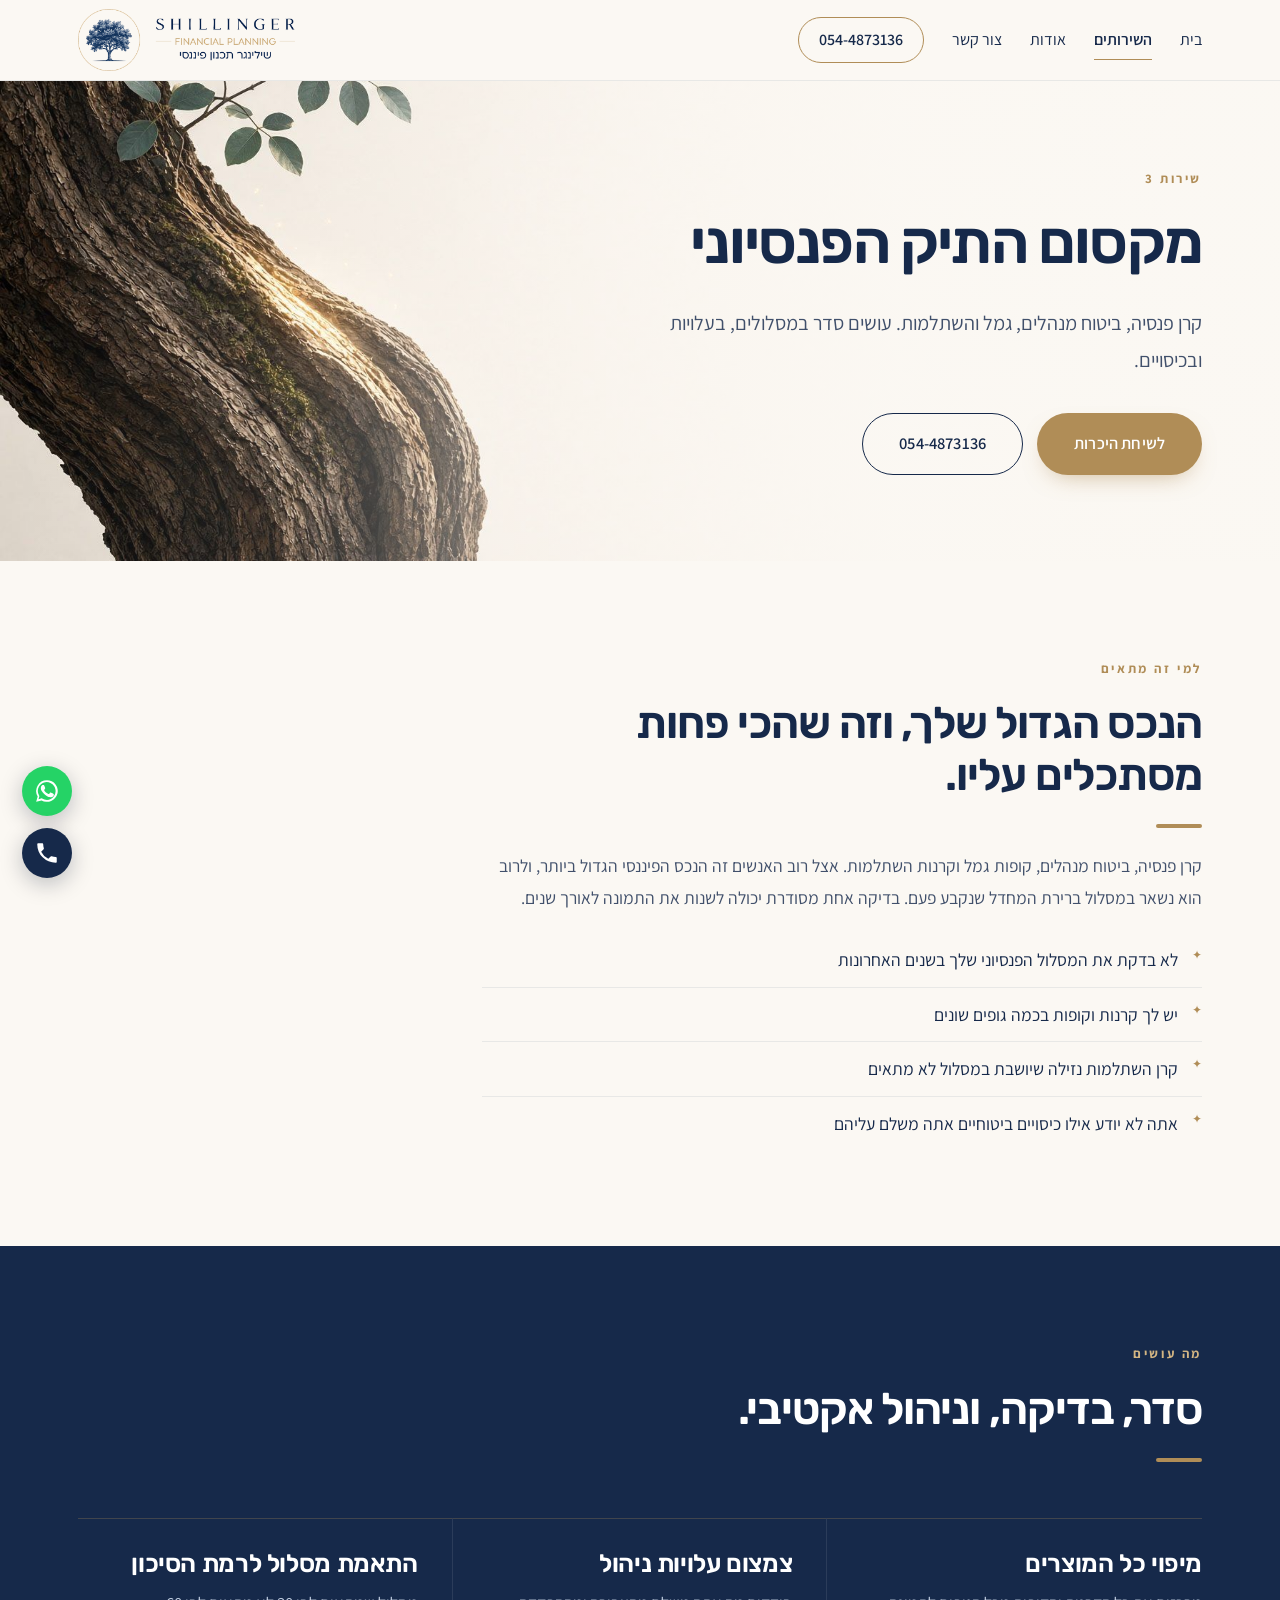
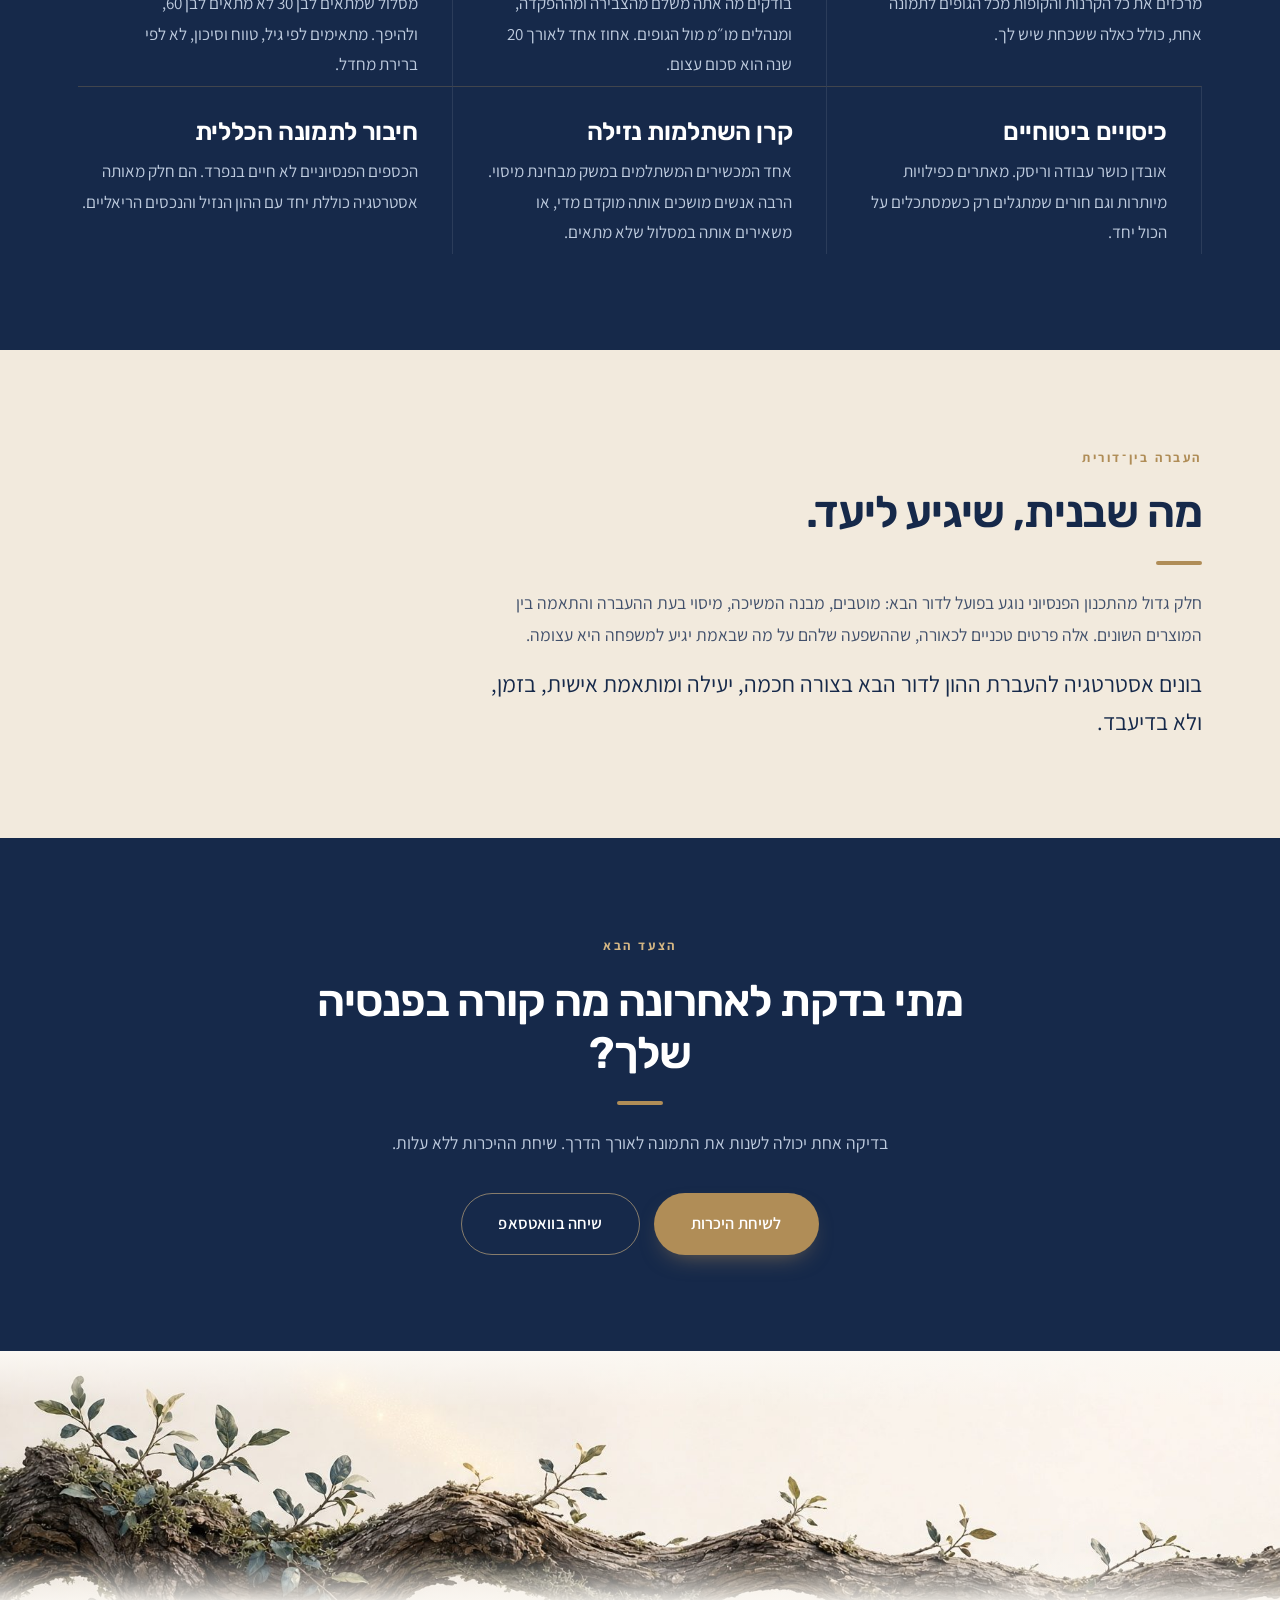
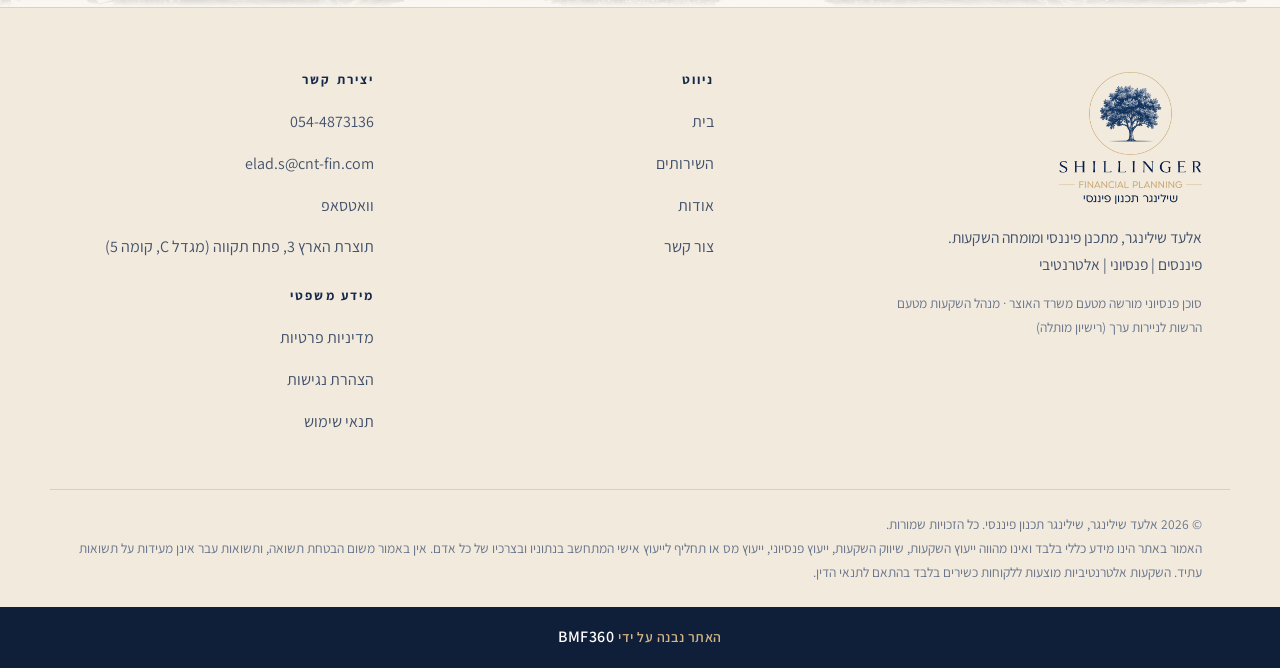
<file: service-pension.html>
<!DOCTYPE html>
<html lang="he" dir="rtl">
<head>
<meta charset="utf-8">
<meta name="viewport" content="width=device-width,initial-scale=1">
<title>מקסום התיק הפנסיוני | שילינגר תכנון פיננסי</title>
<meta name="description" content="גמל, השתלמות, פנסיה וביטוח מנהלים, התאמת מסלולים, צמצום דמי ניהול, סידור כיסויים ותכנון העברה בין־דורית.">
<meta property="og:title" content="מקסום התיק הפנסיוני | שילינגר תכנון פיננסי">
<meta property="og:description" content="גמל, השתלמות, פנסיה וביטוח מנהלים, התאמת מסלולים, צמצום דמי ניהול, סידור כיסויים ותכנון העברה בין־דורית.">
<meta property="og:image" content="assets/img/brand/logo-horizontal.png">
<meta property="og:type" content="website">
<meta property="og:locale" content="he_IL">
<link rel="icon" type="image/png" href="assets/img/brand/favicon.png">
<link rel="preconnect" href="https://fonts.googleapis.com">
<link rel="preconnect" href="https://fonts.gstatic.com" crossorigin>
<link href="https://fonts.googleapis.com/css2?family=Rubik:wght@400;500;600;700&family=Assistant:wght@300;400;600;700&display=swap" rel="stylesheet">
<link rel="stylesheet" href="assets/css/style.css">
<script type="application/ld+json">
{
  "@context":"https://schema.org",
  "@type":"FinancialService",
  "name":"שילינגר תכנון פיננסי",
  "founder":{"@type":"Person","name":"אלעד שילינגר","jobTitle":"מתכנן פיננסי ומומחה השקעות"},
  "telephone":"+972-54-4873136",
  "email":"elad.s@cnt-fin.com",
  "areaServed":"IL",
  "address":{"@type":"PostalAddress","streetAddress":"תוצרת הארץ 3, מגדל C קומה 5","addressLocality":"פתח תקווה","addressCountry":"IL"}
}
</script>
</head>
<body>

<header class="header">
  <div class="header__inner">
    <a class="brand" href="index.html" aria-label="שילינגר תכנון פיננסי, לעמוד הבית">
      <img src="assets/img/brand/logo-horizontal.png" alt="שילינגר תכנון פיננסי">
    </a>
    <button class="nav__toggle" aria-label="פתיחת תפריט" aria-expanded="false"><span></span><span></span><span></span></button>
    <nav class="nav">
      <a href="index.html">בית</a>
      <a href="services.html" aria-current="page">השירותים</a>
      <a href="about.html">אודות</a>
      <a href="contact.html">צור קשר</a>
      <a class="nav__cta" href="tel:0544873136">054-4873136</a>
    </nav>
  </div>
</header>

<section class="hero hero--page">
  <video class="hero__video" src="assets/video/service.mp4" poster="assets/img/scenes/service-poster.jpg"
           autoplay muted loop playsinline preload="metadata" aria-hidden="true"></video>
  <img class="hero__bg" src="assets/img/scenes/service-poster.jpg" alt="" style="display:none">
  <div class="hero__inner">
    <div class="hero__content">
      <span class="eyebrow">שירות 3</span>
      <h1>מקסום התיק הפנסיוני</h1>
      <p class="hero__sub">קרן פנסיה, ביטוח מנהלים, גמל והשתלמות. עושים סדר במסלולים, בעלויות ובכיסויים.</p>
      <div class="btn-row">
        <a class="btn btn--primary" href="contact.html">לשיחת היכרות</a>
        <a class="btn btn--ghost-light" href="tel:0544873136">054-4873136</a>
      </div>
    </div>
  </div>
</section>

<section class="section section--cream">
  <div class="container reveal">
    <div class="shead">
      <span class="eyebrow">למי זה מתאים</span>
      <h2>הנכס הגדול שלך, וזה שהכי פחות מסתכלים עליו.</h2>
      <hr class="rule">
      <p class="body">
        קרן פנסיה, ביטוח מנהלים, קופות גמל וקרנות השתלמות. אצל רוב האנשים זה
        הנכס הפיננסי הגדול ביותר, ולרוב הוא נשאר במסלול ברירת המחדל שנקבע פעם.
        בדיקה אחת מסודרת יכולה לשנות את התמונה לאורך שנים.
      </p>
      <ul class="icon-list" style="margin-top:20px">
        <li><span class="ico">✦</span><span>לא בדקת את המסלול הפנסיוני שלך בשנים האחרונות</span></li>
        <li><span class="ico">✦</span><span>יש לך קרנות וקופות בכמה גופים שונים</span></li>
        <li><span class="ico">✦</span><span>קרן השתלמות נזילה שיושבת במסלול לא מתאים</span></li>
        <li><span class="ico">✦</span><span>אתה לא יודע אילו כיסויים ביטוחיים אתה משלם עליהם</span></li>
      </ul>
    </div>
  </div>
</section>

<section class="section section--navy">
  <div class="container reveal">
    <div class="shead">
      <span class="eyebrow">מה עושים</span>
      <h2>סדר, בדיקה, וניהול אקטיבי.</h2>
      <hr class="rule">
    </div>
    <div class="cols">
      <article>
        <h3>מיפוי כל המוצרים</h3>
        <p>מרכזים את כל הקרנות והקופות מכל הגופים לתמונה אחת, כולל כאלה ששכחת שיש לך.</p>
      </article>
      <article>
        <h3>צמצום עלויות ניהול</h3>
        <p>בודקים מה אתה משלם מהצבירה ומההפקדה, ומנהלים מו״מ מול הגופים. אחוז אחד לאורך 20 שנה הוא סכום עצום.</p>
      </article>
      <article>
        <h3>התאמת מסלול לרמת הסיכון</h3>
        <p>מסלול שמתאים לבן 30 לא מתאים לבן 60, ולהיפך. מתאימים לפי גיל, טווח וסיכון, לא לפי ברירת מחדל.</p>
      </article>
      <article>
        <h3>כיסויים ביטוחיים</h3>
        <p>אובדן כושר עבודה וריסק. מאתרים כפילויות מיותרות וגם חורים שמתגלים רק כשמסתכלים על הכול יחד.</p>
      </article>
      <article>
        <h3>קרן השתלמות נזילה</h3>
        <p>אחד המכשירים המשתלמים במשק מבחינת מיסוי. הרבה אנשים מושכים אותה מוקדם מדי, או משאירים אותה במסלול שלא מתאים.</p>
      </article>
      <article>
        <h3>חיבור לתמונה הכללית</h3>
        <p>הכספים הפנסיוניים לא חיים בנפרד. הם חלק מאותה אסטרטגיה כוללת יחד עם ההון הנזיל והנכסים הריאליים.</p>
      </article>
    </div>
  </div>
</section>

<section class="section section--cream2">
  <div class="container reveal">
    <div class="shead">
      <span class="eyebrow">העברה בין־דורית</span>
      <h2>מה שבנית, שיגיע ליעד.</h2>
      <hr class="rule">
      <p class="body">
        חלק גדול מהתכנון הפנסיוני נוגע בפועל לדור הבא: מוטבים, מבנה המשיכה,
        מיסוי בעת ההעברה והתאמה בין המוצרים השונים. אלה פרטים טכניים לכאורה,
        שההשפעה שלהם על מה שבאמת יגיע למשפחה היא עצומה.
      </p>
      <p class="lead" style="margin-top:16px">
        בונים אסטרטגיה להעברת ההון לדור הבא בצורה חכמה, יעילה ומותאמת אישית, בזמן, ולא בדיעבד.
      </p>
    </div>
  </div>
</section>

<section class="section section--navy">
  <div class="container reveal center">
    <div class="shead">
      <span class="eyebrow">הצעד הבא</span>
      <h2>מתי בדקת לאחרונה מה קורה בפנסיה שלך?</h2>
      <hr class="rule">
      <p class="body">בדיקה אחת יכולה לשנות את התמונה לאורך הדרך. שיחת ההיכרות ללא עלות.</p>
      <div class="btn-row">
        <a class="btn btn--primary" href="contact.html">לשיחת היכרות</a>
        <a class="btn btn--ghost-light" href="https://wa.me/972544873136" target="_blank" rel="noopener">שיחה בוואטסאפ</a>
      </div>
    </div>
  </div>
</section>

<div class="branch-band" aria-hidden="true"></div>
<footer class="footer">
  <div class="footer__inner">
    <div class="footer__brand">
      <img src="assets/img/brand/logo-stack.png" alt="שילינגר תכנון פיננסי">
      <p>
        אלעד שילינגר, מתכנן פיננסי ומומחה השקעות.<br>
        פיננסים | פנסיוני | אלטרנטיבי
      </p>
      <p class="footer__lic">
        סוכן פנסיוני מורשה מטעם משרד האוצר · מנהל השקעות מטעם הרשות לניירות ערך (רישיון מותלה)
      </p>
    </div>
    <div>
      <h4>ניווט</h4>
      <ul>
        <li><a href="index.html">בית</a></li>
        <li><a href="services.html">השירותים</a></li>
        <li><a href="about.html">אודות</a></li>
        <li><a href="contact.html">צור קשר</a></li>
      </ul>
    </div>
    <div>
      <h4>יצירת קשר</h4>
      <ul>
        <li><a href="tel:0544873136">054-4873136</a></li>
        <li><a href="mailto:elad.s@cnt-fin.com">elad.s@cnt-fin.com</a></li>
        <li><a href="https://wa.me/972544873136" target="_blank" rel="noopener">וואטסאפ</a></li>
        <li><a href="https://ul.waze.com/ul?ll=32.09045407%2C34.86086369&navigate=yes" target="_blank" rel="noopener">תוצרת הארץ 3, פתח תקווה (מגדל C, קומה 5)</a></li>
      </ul>
      <h4 style="margin-top:26px">מידע משפטי</h4>
      <ul>
        <li><a href="privacy.html">מדיניות פרטיות</a></li>
        <li><a href="accessibility.html">הצהרת נגישות</a></li>
        <li><a href="terms.html">תנאי שימוש</a></li>
      </ul>
    </div>
  </div>
  <div class="footer__legal">
    © <span id="year">2026</span> אלעד שילינגר, שילינגר תכנון פיננסי. כל הזכויות שמורות.
    <br>
    האמור באתר הינו מידע כללי בלבד ואינו מהווה ייעוץ השקעות, שיווק השקעות, ייעוץ פנסיוני, ייעוץ מס או תחליף לייעוץ אישי המתחשב בנתוניו ובצרכיו של כל אדם. אין באמור משום הבטחת תשואה, ותשואות עבר אינן מעידות על תשואות עתיד. השקעות אלטרנטיביות מוצעות ללקוחות כשירים בלבד בהתאם לתנאי הדין.
  </div>
  <div class="credit">
    <p>האתר נבנה על ידי <a href="https://bmf360.co.il" target="_blank" rel="noopener">BMF360</a></p>
  </div>
</footer>

<div class="float-actions">
  <a class="fab fab--wa" href="https://wa.me/972544873136" target="_blank" rel="noopener" aria-label="שליחת הודעה בוואטסאפ">
    <svg viewBox="0 0 24 24" aria-hidden="true"><path d="M17.5 14.4c-.3-.2-1.7-.9-2-1-.3-.1-.5-.2-.7.1-.2.3-.7 1-.9 1.2-.2.2-.3.2-.6.1-.3-.2-1.2-.5-2.3-1.4-.9-.8-1.4-1.7-1.6-2-.2-.3 0-.5.1-.6l.5-.6c.1-.2.2-.3.3-.5.1-.2 0-.4 0-.5 0-.2-.7-1.6-.9-2.2-.2-.6-.5-.5-.7-.5h-.6c-.2 0-.5.1-.8.4-.3.3-1 1-1 2.5s1.1 2.9 1.2 3.1c.2.2 2.1 3.2 5 4.5.7.3 1.3.5 1.7.6.7.2 1.4.2 1.9.1.6-.1 1.7-.7 2-1.4.2-.7.2-1.2.2-1.4-.1-.1-.3-.2-.6-.3M12 2a10 10 0 0 0-8.6 15.1L2 22l5-1.3A10 10 0 1 0 12 2m0 18.2c-1.6 0-3.2-.4-4.5-1.2l-.3-.2-3 .8.8-2.9-.2-.3A8.2 8.2 0 1 1 12 20.2"/></svg>
  </a>
  <a class="fab fab--tel" href="tel:0544873136" aria-label="חיוג לאלעד">
    <svg viewBox="0 0 24 24" aria-hidden="true"><path d="M6.6 10.8a15.1 15.1 0 0 0 6.6 6.6l2.2-2.2c.3-.3.7-.4 1-.2 1.2.4 2.4.6 3.6.6.6 0 1 .4 1 1V20c0 .6-.4 1-1 1A17 17 0 0 1 3 4c0-.6.4-1 1-1h3.5c.6 0 1 .4 1 1 0 1.3.2 2.5.6 3.6.1.4 0 .8-.2 1l-2.3 2.2Z"/></svg>
  </a>
</div>

<script src="assets/js/main.js"></script>
<script>document.getElementById('year').textContent=new Date().getFullYear()</script>
</body>
</html>
</file>
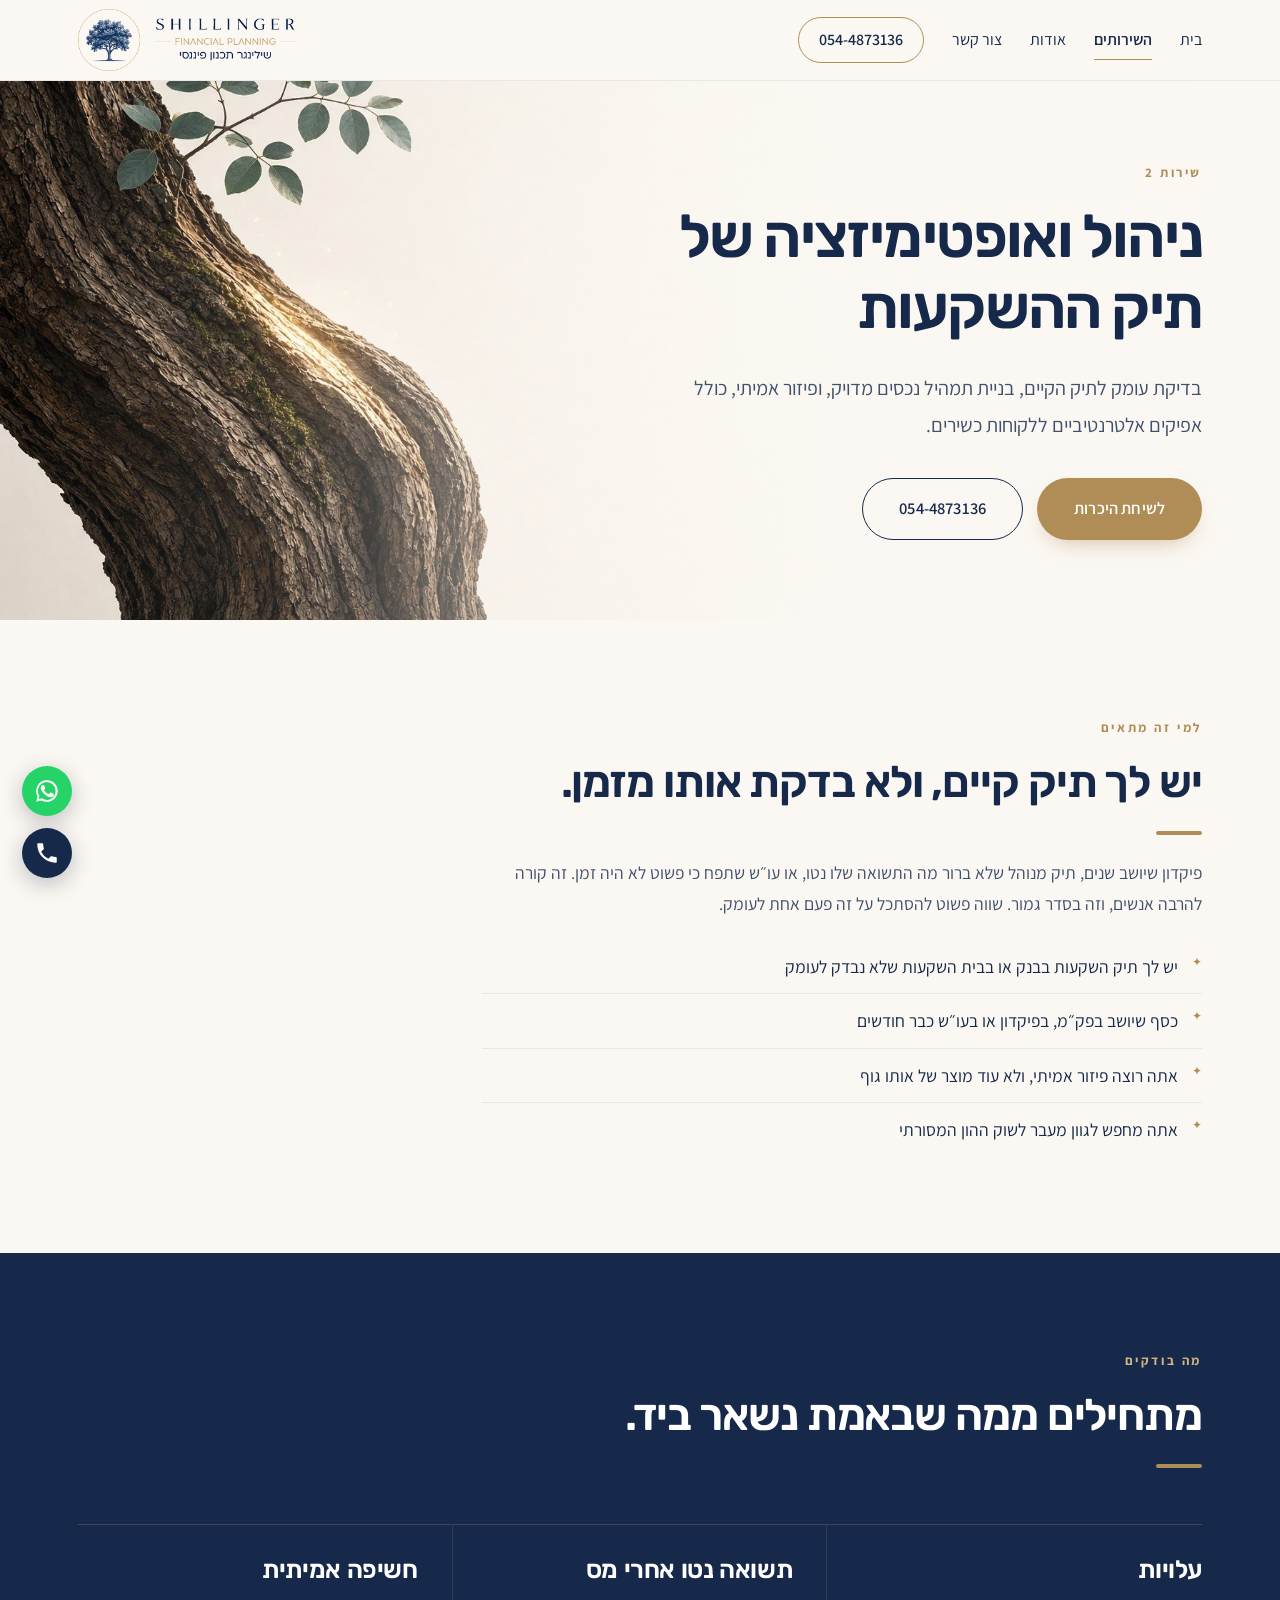
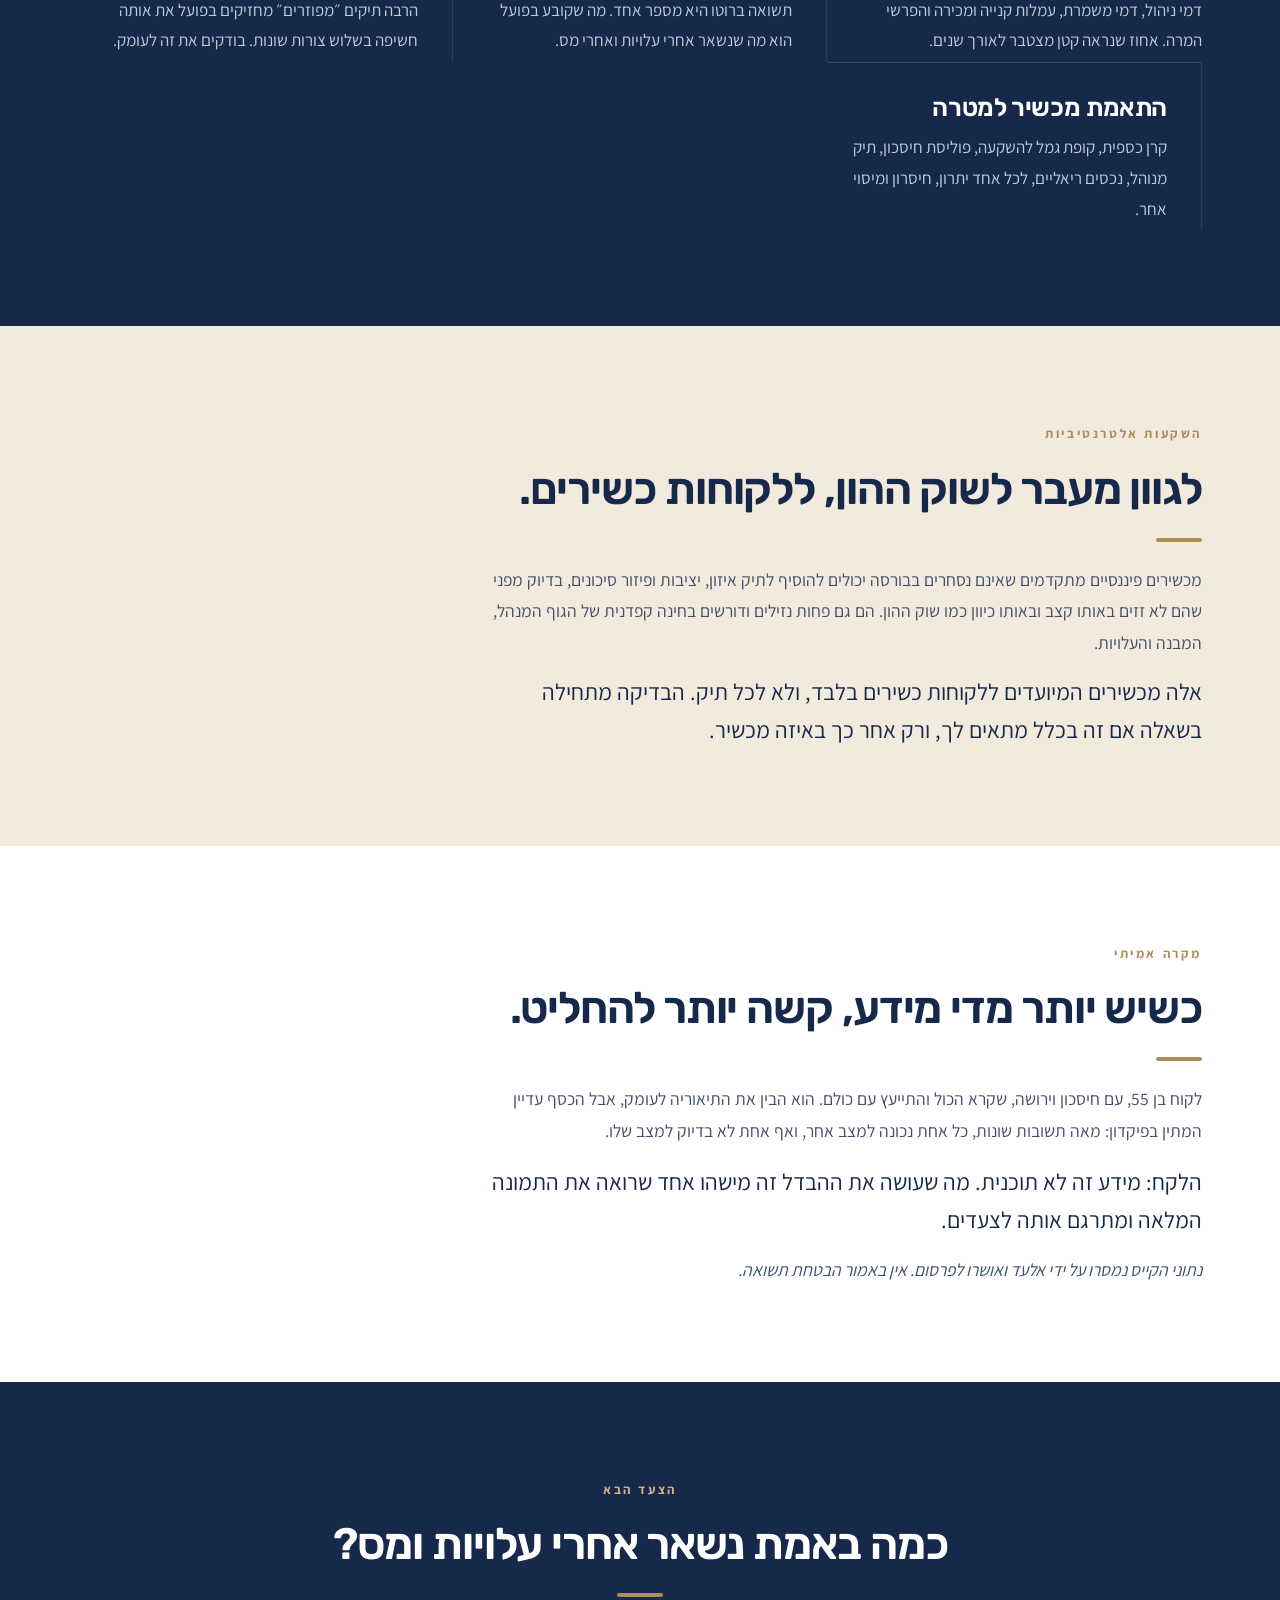
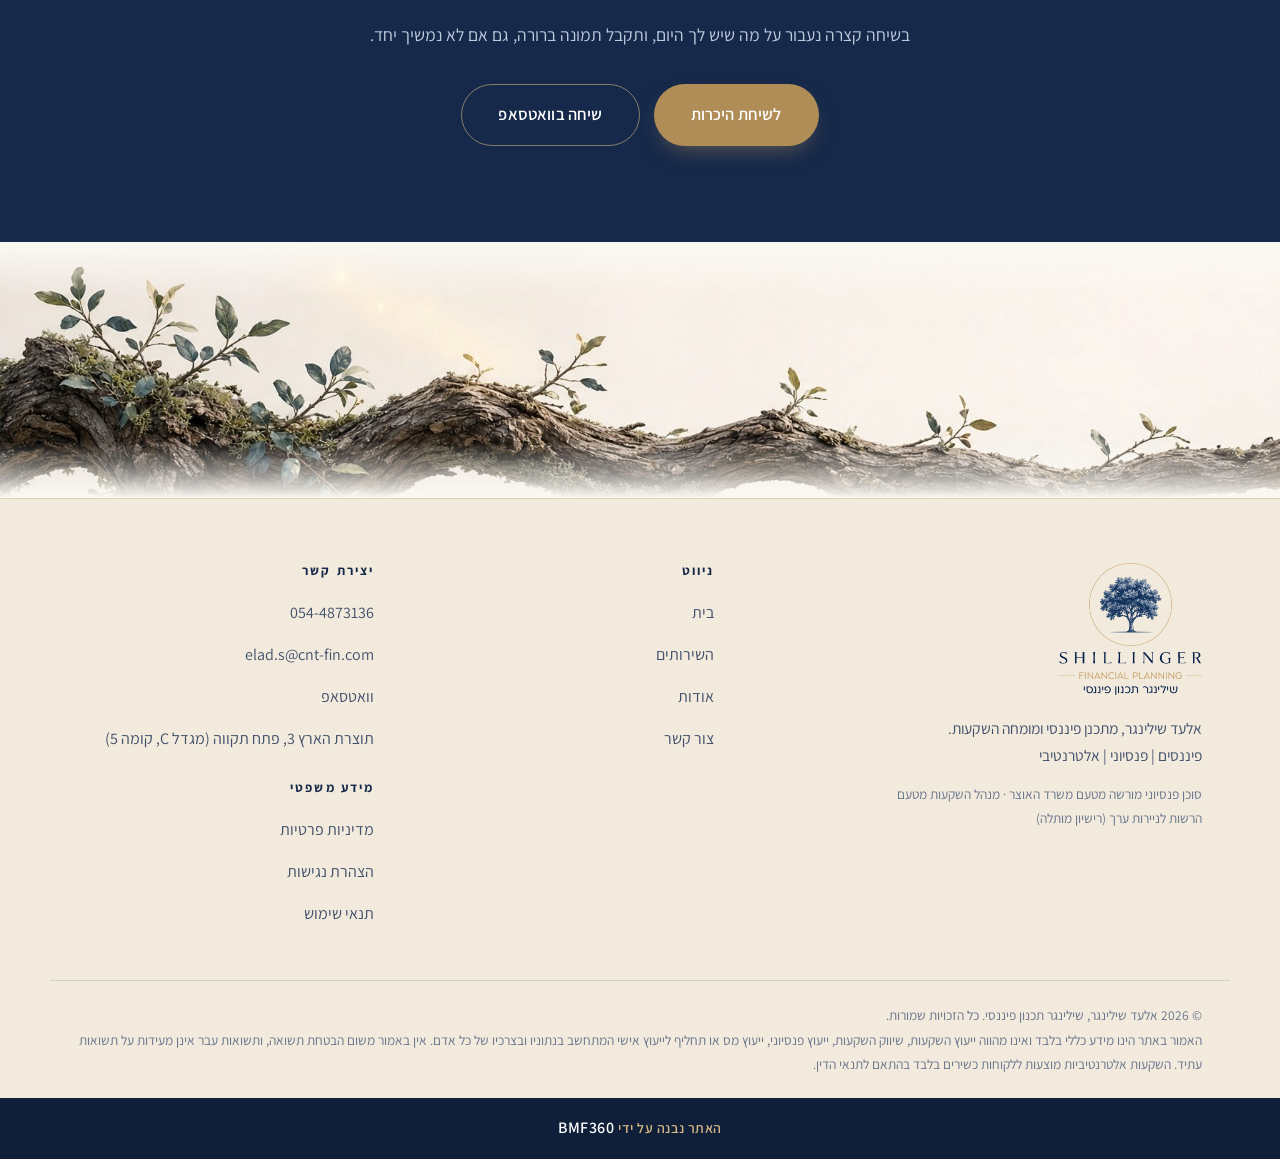
<file: service-portfolio.html>
<!DOCTYPE html>
<html lang="he" dir="rtl">
<head>
<meta charset="utf-8">
<meta name="viewport" content="width=device-width,initial-scale=1">
<title>ניהול ואופטימיזציה של תיק השקעות | שילינגר תכנון פיננסי</title>
<meta name="description" content="בדיקת עומק לתיק ההשקעות הקיים שלך: עלויות, תשואה נטו וחשיפה אמיתית, ובניית תמהיל מדויק כולל השקעות אלטרנטיביות ללקוחות כשירים.">
<meta property="og:title" content="ניהול ואופטימיזציה של תיק השקעות | שילינגר תכנון פיננסי">
<meta property="og:description" content="בדיקת עומק לתיק ההשקעות הקיים שלך: עלויות, תשואה נטו וחשיפה אמיתית, ובניית תמהיל מדויק כולל השקעות אלטרנטיביות ללקוחות כשירים.">
<meta property="og:image" content="assets/img/brand/logo-horizontal.png">
<meta property="og:type" content="website">
<meta property="og:locale" content="he_IL">
<link rel="icon" type="image/png" href="assets/img/brand/favicon.png">
<link rel="preconnect" href="https://fonts.googleapis.com">
<link rel="preconnect" href="https://fonts.gstatic.com" crossorigin>
<link href="https://fonts.googleapis.com/css2?family=Rubik:wght@400;500;600;700&family=Assistant:wght@300;400;600;700&display=swap" rel="stylesheet">
<link rel="stylesheet" href="assets/css/style.css">
<script type="application/ld+json">
{
  "@context":"https://schema.org",
  "@type":"FinancialService",
  "name":"שילינגר תכנון פיננסי",
  "founder":{"@type":"Person","name":"אלעד שילינגר","jobTitle":"מתכנן פיננסי ומומחה השקעות"},
  "telephone":"+972-54-4873136",
  "email":"elad.s@cnt-fin.com",
  "areaServed":"IL",
  "address":{"@type":"PostalAddress","streetAddress":"תוצרת הארץ 3, מגדל C קומה 5","addressLocality":"פתח תקווה","addressCountry":"IL"}
}
</script>
</head>
<body>

<header class="header">
  <div class="header__inner">
    <a class="brand" href="index.html" aria-label="שילינגר תכנון פיננסי, לעמוד הבית">
      <img src="assets/img/brand/logo-horizontal.png" alt="שילינגר תכנון פיננסי">
    </a>
    <button class="nav__toggle" aria-label="פתיחת תפריט" aria-expanded="false"><span></span><span></span><span></span></button>
    <nav class="nav">
      <a href="index.html">בית</a>
      <a href="services.html" aria-current="page">השירותים</a>
      <a href="about.html">אודות</a>
      <a href="contact.html">צור קשר</a>
      <a class="nav__cta" href="tel:0544873136">054-4873136</a>
    </nav>
  </div>
</header>

<section class="hero hero--page">
  <video class="hero__video" src="assets/video/service.mp4" poster="assets/img/scenes/service-poster.jpg"
           autoplay muted loop playsinline preload="metadata" aria-hidden="true"></video>
  <img class="hero__bg" src="assets/img/scenes/service-poster.jpg" alt="" style="display:none">
  <div class="hero__inner">
    <div class="hero__content">
      <span class="eyebrow">שירות 2</span>
      <h1>ניהול ואופטימיזציה של תיק ההשקעות</h1>
      <p class="hero__sub">בדיקת עומק לתיק הקיים, בניית תמהיל נכסים מדויק, ופיזור אמיתי, כולל אפיקים אלטרנטיביים ללקוחות כשירים.</p>
      <div class="btn-row">
        <a class="btn btn--primary" href="contact.html">לשיחת היכרות</a>
        <a class="btn btn--ghost-light" href="tel:0544873136">054-4873136</a>
      </div>
    </div>
  </div>
</section>

<section class="section section--cream">
  <div class="container reveal">
    <div class="shead">
      <span class="eyebrow">למי זה מתאים</span>
      <h2>יש לך תיק קיים, ולא בדקת אותו מזמן.</h2>
      <hr class="rule">
      <p class="body">
        פיקדון שיושב שנים, תיק מנוהל שלא ברור מה התשואה שלו נטו, או עו״ש שתפח
        כי פשוט לא היה זמן. זה קורה להרבה אנשים, וזה בסדר גמור. שווה פשוט
        להסתכל על זה פעם אחת לעומק.
      </p>
      <ul class="icon-list" style="margin-top:20px">
        <li><span class="ico">✦</span><span>יש לך תיק השקעות בבנק או בבית השקעות שלא נבדק לעומק</span></li>
        <li><span class="ico">✦</span><span>כסף שיושב בפק״מ, בפיקדון או בעו״ש כבר חודשים</span></li>
        <li><span class="ico">✦</span><span>אתה רוצה פיזור אמיתי, ולא עוד מוצר של אותו גוף</span></li>
        <li><span class="ico">✦</span><span>אתה מחפש לגוון מעבר לשוק ההון המסורתי</span></li>
      </ul>
    </div>
  </div>
</section>

<section class="section section--navy">
  <div class="container reveal">
    <div class="shead">
      <span class="eyebrow">מה בודקים</span>
      <h2>מתחילים ממה שבאמת נשאר ביד.</h2>
      <hr class="rule">
    </div>
    <div class="cols">
      <article>
        <h3>עלויות</h3>
        <p>דמי ניהול, דמי משמרת, עמלות קנייה ומכירה והפרשי המרה. אחוז שנראה קטן מצטבר לאורך שנים.</p>
      </article>
      <article>
        <h3>תשואה נטו אחרי מס</h3>
        <p>תשואה ברוטו היא מספר אחד. מה שקובע בפועל הוא מה שנשאר אחרי עלויות ואחרי מס.</p>
      </article>
      <article>
        <h3>חשיפה אמיתית</h3>
        <p>הרבה תיקים ״מפוזרים״ מחזיקים בפועל את אותה חשיפה בשלוש צורות שונות. בודקים את זה לעומק.</p>
      </article>
      <article>
        <h3>התאמת מכשיר למטרה</h3>
        <p>קרן כספית, קופת גמל להשקעה, פוליסת חיסכון, תיק מנוהל, נכסים ריאליים, לכל אחד יתרון, חיסרון ומיסוי אחר.</p>
      </article>
    </div>
  </div>
</section>

<section class="section section--cream2">
  <div class="container reveal">
    <div class="shead">
      <span class="eyebrow">השקעות אלטרנטיביות</span>
      <h2>לגוון מעבר לשוק ההון, ללקוחות כשירים.</h2>
      <hr class="rule">
      <p class="body">
        מכשירים פיננסיים מתקדמים שאינם נסחרים בבורסה יכולים להוסיף לתיק איזון,
        יציבות ופיזור סיכונים, בדיוק מפני שהם לא זזים באותו קצב ובאותו כיוון
        כמו שוק ההון. הם גם פחות נזילים ודורשים בחינה קפדנית של הגוף המנהל,
        המבנה והעלויות.
      </p>
      <p class="lead" style="margin-top:16px">
        אלה מכשירים המיועדים ללקוחות כשירים בלבד, ולא לכל תיק. הבדיקה מתחילה
        בשאלה אם זה בכלל מתאים לך, ורק אחר כך באיזה מכשיר.
      </p>
    </div>
  </div>
</section>

<section class="section section--white">
  <div class="container reveal">
    <div class="shead">
      <span class="eyebrow">מקרה אמיתי</span>
      <h2>כשיש יותר מדי מידע, קשה יותר להחליט.</h2>
      <hr class="rule">
      <p class="body">
        לקוח בן 55, עם חיסכון וירושה, שקרא הכול והתייעץ עם כולם. הוא הבין את
        התיאוריה לעומק, אבל הכסף עדיין המתין בפיקדון: מאה תשובות שונות, כל אחת
        נכונה למצב אחר, ואף אחת לא בדיוק למצב שלו.
      </p>
      <p class="lead" style="margin-top:18px">הלקח: מידע זה לא תוכנית. מה שעושה את ההבדל זה מישהו אחד שרואה את התמונה המלאה ומתרגם אותה לצעדים.</p>
      <p class="body" style="margin-top:14px"><em>נתוני הקייס נמסרו על ידי אלעד ואושרו לפרסום. אין באמור הבטחת תשואה.</em></p>
    </div>
  </div>
</section>

<section class="section section--navy">
  <div class="container reveal center">
    <div class="shead">
      <span class="eyebrow">הצעד הבא</span>
      <h2>כמה באמת נשאר אחרי עלויות ומס?</h2>
      <hr class="rule">
      <p class="body">בשיחה קצרה נעבור על מה שיש לך היום, ותקבל תמונה ברורה, גם אם לא נמשיך יחד.</p>
      <div class="btn-row">
        <a class="btn btn--primary" href="contact.html">לשיחת היכרות</a>
        <a class="btn btn--ghost-light" href="https://wa.me/972544873136" target="_blank" rel="noopener">שיחה בוואטסאפ</a>
      </div>
    </div>
  </div>
</section>

<div class="branch-band" aria-hidden="true"></div>
<footer class="footer">
  <div class="footer__inner">
    <div class="footer__brand">
      <img src="assets/img/brand/logo-stack.png" alt="שילינגר תכנון פיננסי">
      <p>
        אלעד שילינגר, מתכנן פיננסי ומומחה השקעות.<br>
        פיננסים | פנסיוני | אלטרנטיבי
      </p>
      <p class="footer__lic">
        סוכן פנסיוני מורשה מטעם משרד האוצר · מנהל השקעות מטעם הרשות לניירות ערך (רישיון מותלה)
      </p>
    </div>
    <div>
      <h4>ניווט</h4>
      <ul>
        <li><a href="index.html">בית</a></li>
        <li><a href="services.html">השירותים</a></li>
        <li><a href="about.html">אודות</a></li>
        <li><a href="contact.html">צור קשר</a></li>
      </ul>
    </div>
    <div>
      <h4>יצירת קשר</h4>
      <ul>
        <li><a href="tel:0544873136">054-4873136</a></li>
        <li><a href="mailto:elad.s@cnt-fin.com">elad.s@cnt-fin.com</a></li>
        <li><a href="https://wa.me/972544873136" target="_blank" rel="noopener">וואטסאפ</a></li>
        <li><a href="https://ul.waze.com/ul?ll=32.09045407%2C34.86086369&navigate=yes" target="_blank" rel="noopener">תוצרת הארץ 3, פתח תקווה (מגדל C, קומה 5)</a></li>
      </ul>
      <h4 style="margin-top:26px">מידע משפטי</h4>
      <ul>
        <li><a href="privacy.html">מדיניות פרטיות</a></li>
        <li><a href="accessibility.html">הצהרת נגישות</a></li>
        <li><a href="terms.html">תנאי שימוש</a></li>
      </ul>
    </div>
  </div>
  <div class="footer__legal">
    © <span id="year">2026</span> אלעד שילינגר, שילינגר תכנון פיננסי. כל הזכויות שמורות.
    <br>
    האמור באתר הינו מידע כללי בלבד ואינו מהווה ייעוץ השקעות, שיווק השקעות, ייעוץ פנסיוני, ייעוץ מס או תחליף לייעוץ אישי המתחשב בנתוניו ובצרכיו של כל אדם. אין באמור משום הבטחת תשואה, ותשואות עבר אינן מעידות על תשואות עתיד. השקעות אלטרנטיביות מוצעות ללקוחות כשירים בלבד בהתאם לתנאי הדין.
  </div>
  <div class="credit">
    <p>האתר נבנה על ידי <a href="https://bmf360.co.il" target="_blank" rel="noopener">BMF360</a></p>
  </div>
</footer>

<div class="float-actions">
  <a class="fab fab--wa" href="https://wa.me/972544873136" target="_blank" rel="noopener" aria-label="שליחת הודעה בוואטסאפ">
    <svg viewBox="0 0 24 24" aria-hidden="true"><path d="M17.5 14.4c-.3-.2-1.7-.9-2-1-.3-.1-.5-.2-.7.1-.2.3-.7 1-.9 1.2-.2.2-.3.2-.6.1-.3-.2-1.2-.5-2.3-1.4-.9-.8-1.4-1.7-1.6-2-.2-.3 0-.5.1-.6l.5-.6c.1-.2.2-.3.3-.5.1-.2 0-.4 0-.5 0-.2-.7-1.6-.9-2.2-.2-.6-.5-.5-.7-.5h-.6c-.2 0-.5.1-.8.4-.3.3-1 1-1 2.5s1.1 2.9 1.2 3.1c.2.2 2.1 3.2 5 4.5.7.3 1.3.5 1.7.6.7.2 1.4.2 1.9.1.6-.1 1.7-.7 2-1.4.2-.7.2-1.2.2-1.4-.1-.1-.3-.2-.6-.3M12 2a10 10 0 0 0-8.6 15.1L2 22l5-1.3A10 10 0 1 0 12 2m0 18.2c-1.6 0-3.2-.4-4.5-1.2l-.3-.2-3 .8.8-2.9-.2-.3A8.2 8.2 0 1 1 12 20.2"/></svg>
  </a>
  <a class="fab fab--tel" href="tel:0544873136" aria-label="חיוג לאלעד">
    <svg viewBox="0 0 24 24" aria-hidden="true"><path d="M6.6 10.8a15.1 15.1 0 0 0 6.6 6.6l2.2-2.2c.3-.3.7-.4 1-.2 1.2.4 2.4.6 3.6.6.6 0 1 .4 1 1V20c0 .6-.4 1-1 1A17 17 0 0 1 3 4c0-.6.4-1 1-1h3.5c.6 0 1 .4 1 1 0 1.3.2 2.5.6 3.6.1.4 0 .8-.2 1l-2.3 2.2Z"/></svg>
  </a>
</div>

<script src="assets/js/main.js"></script>
<script>document.getElementById('year').textContent=new Date().getFullYear()</script>
</body>
</html>
</file>
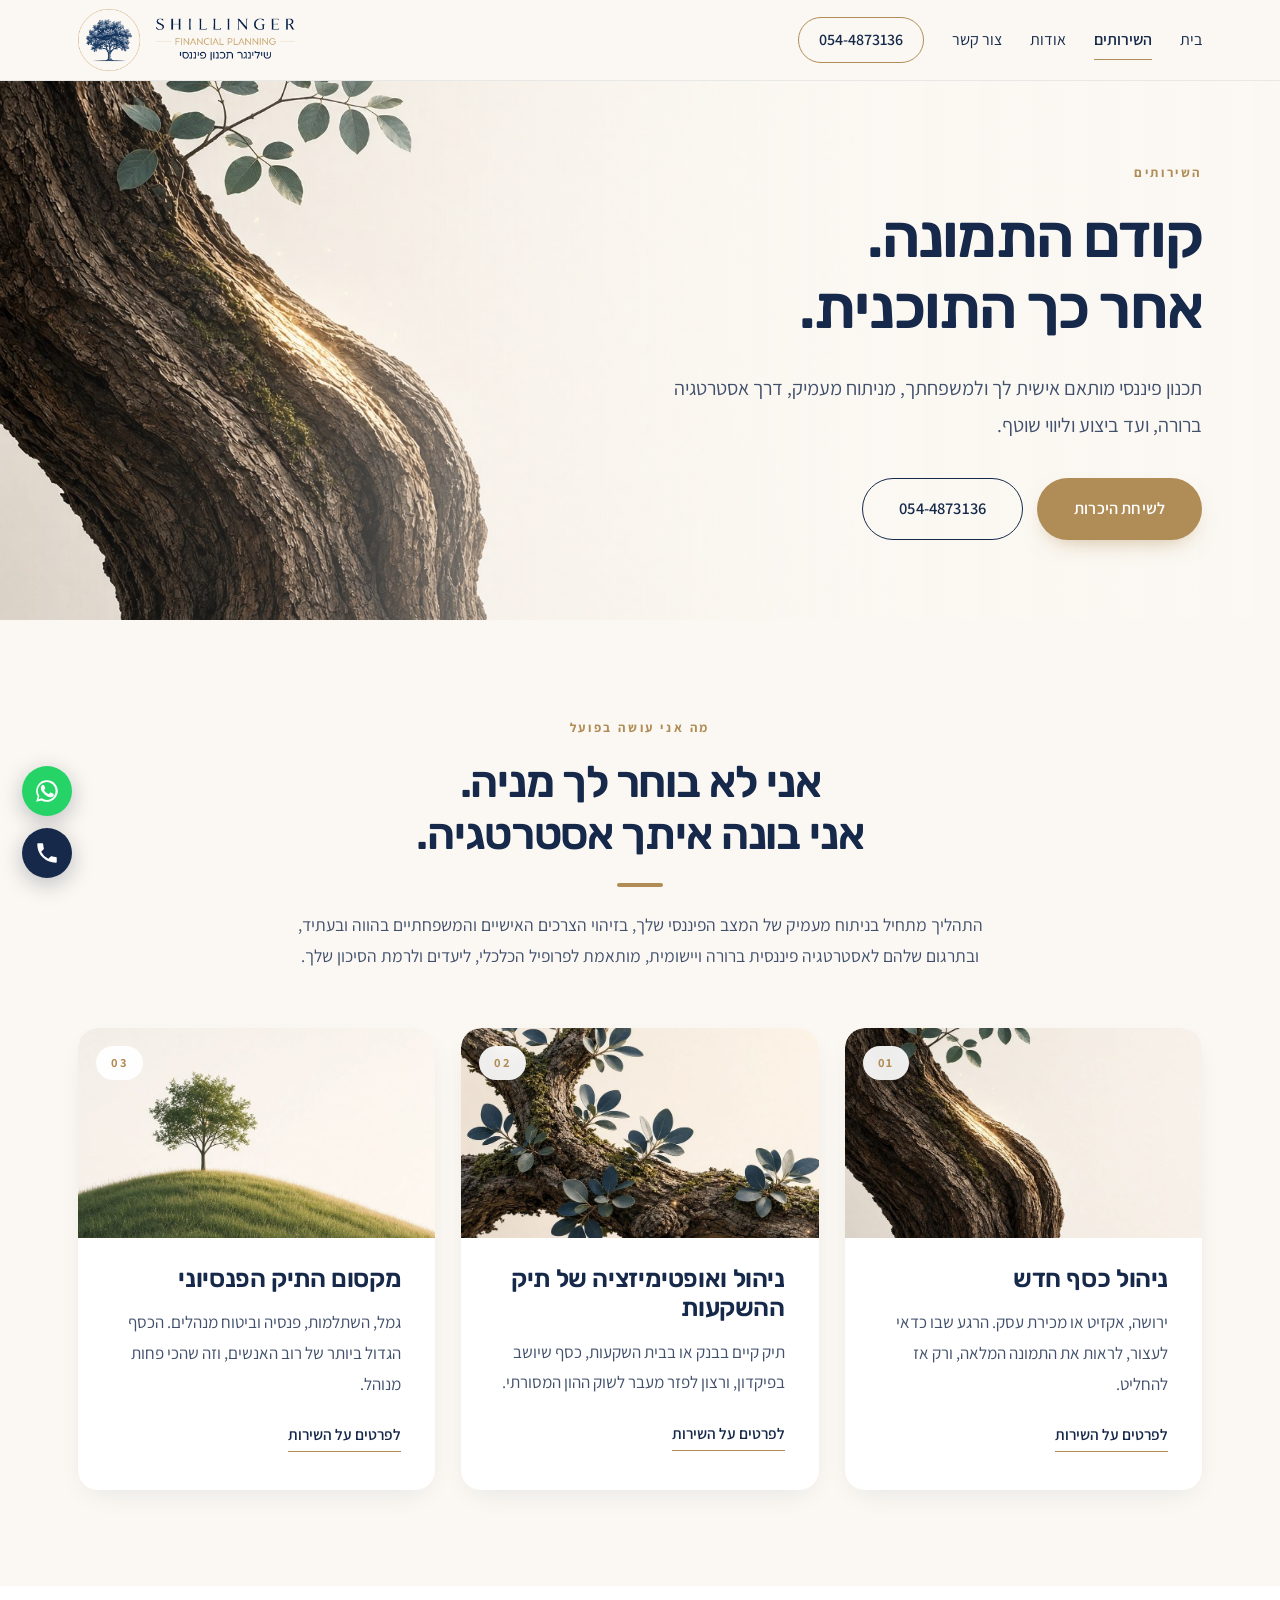
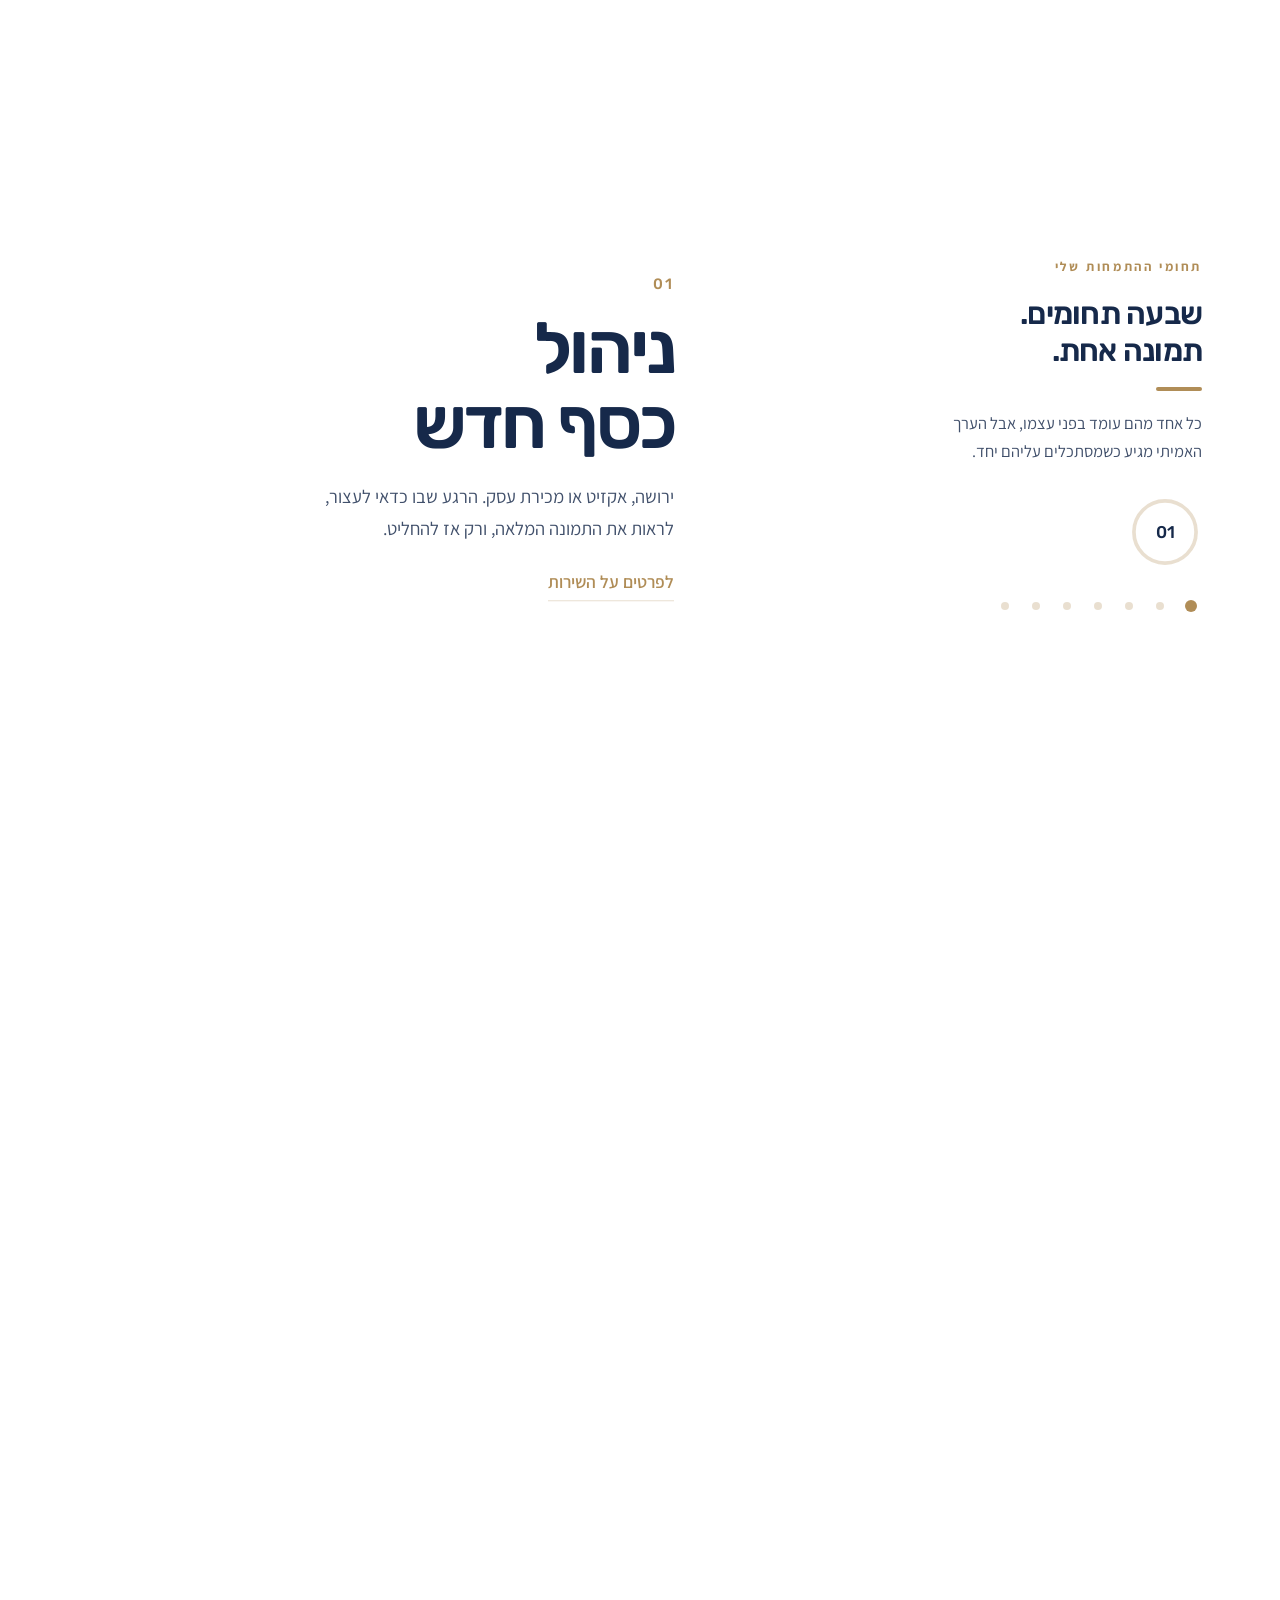
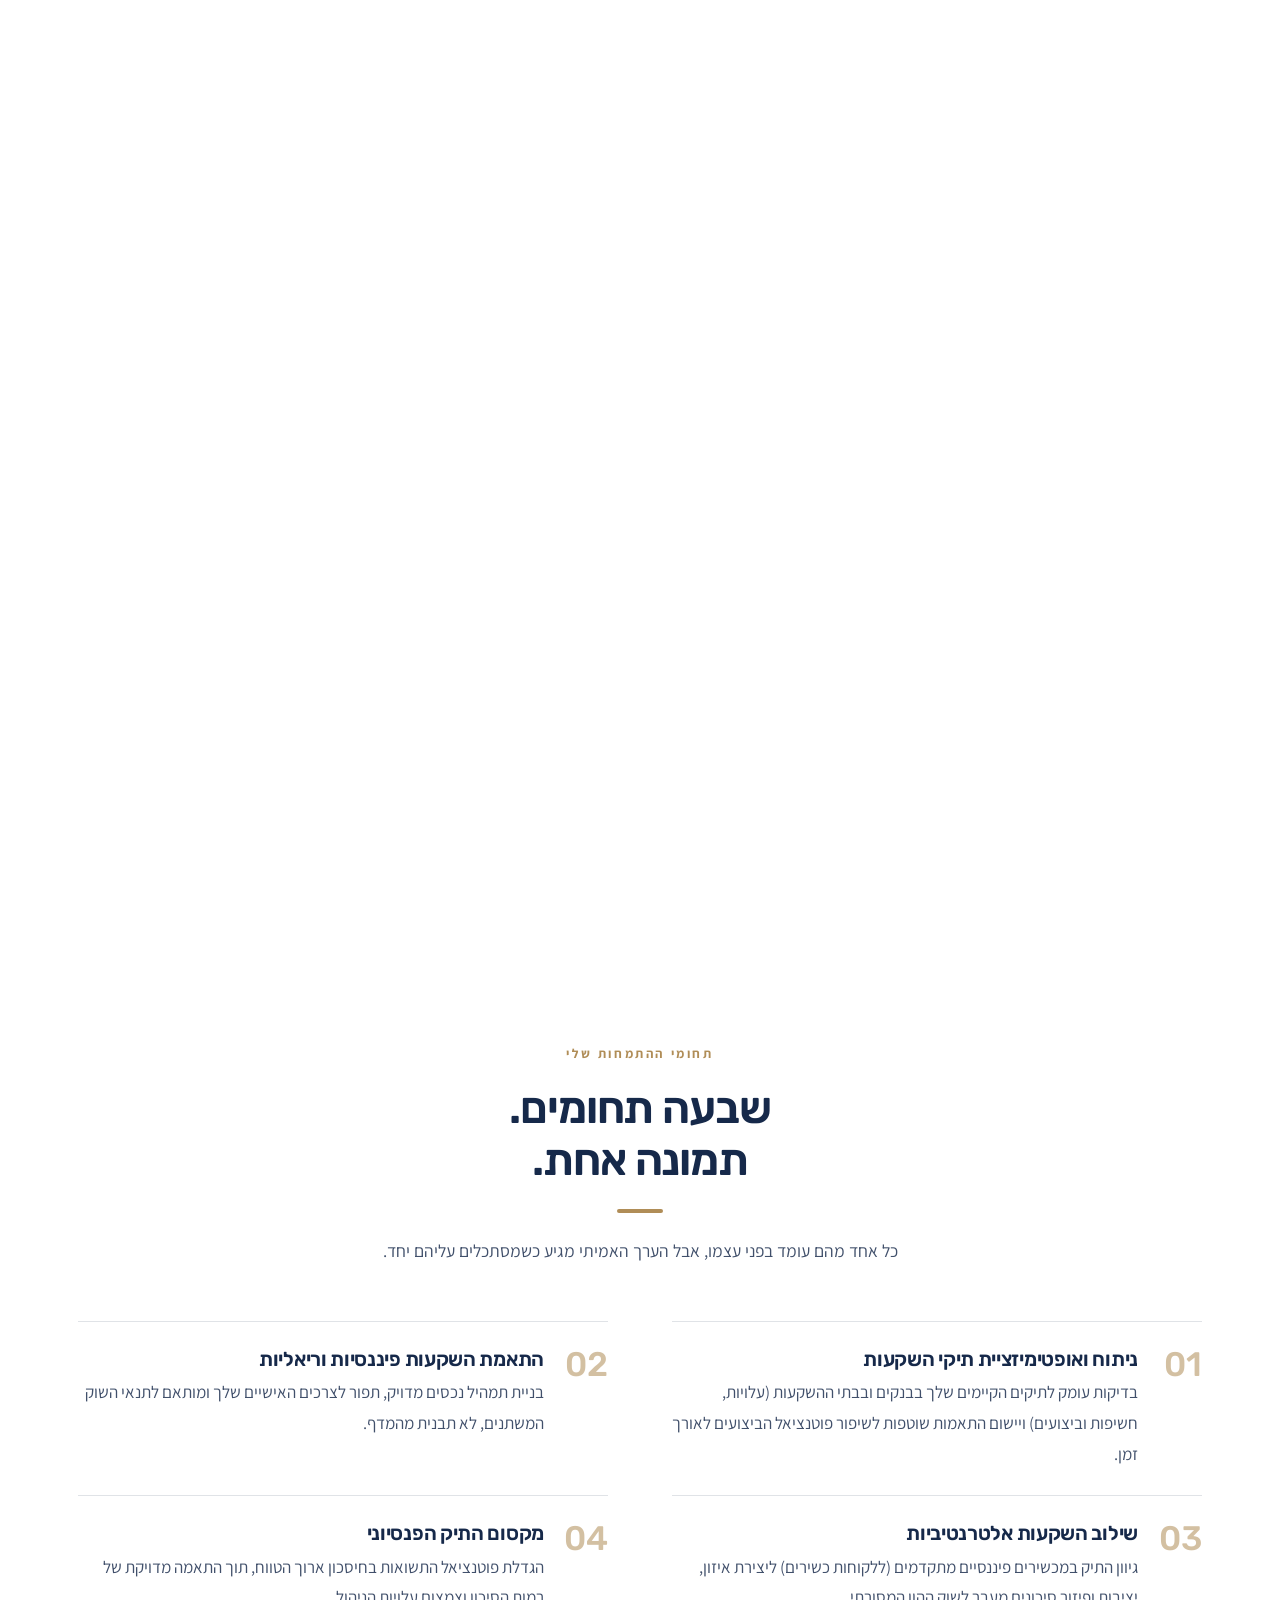
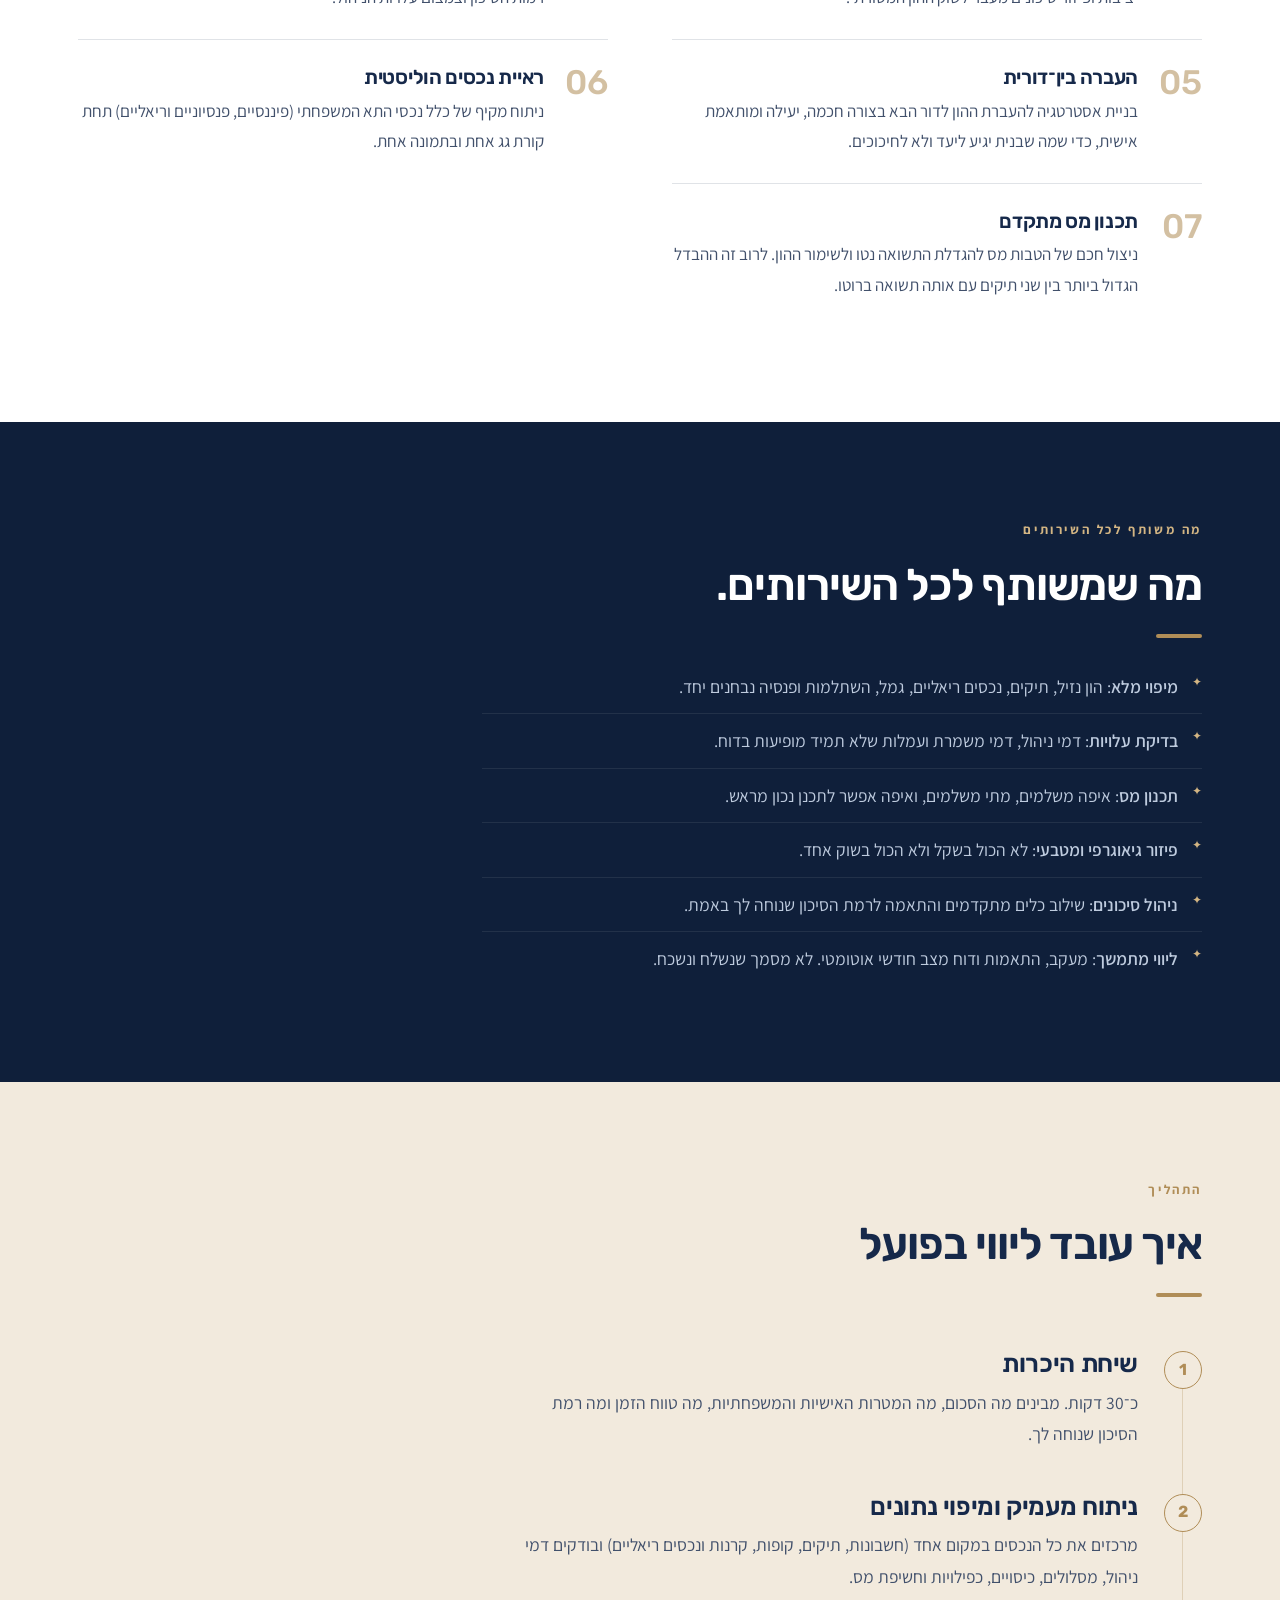
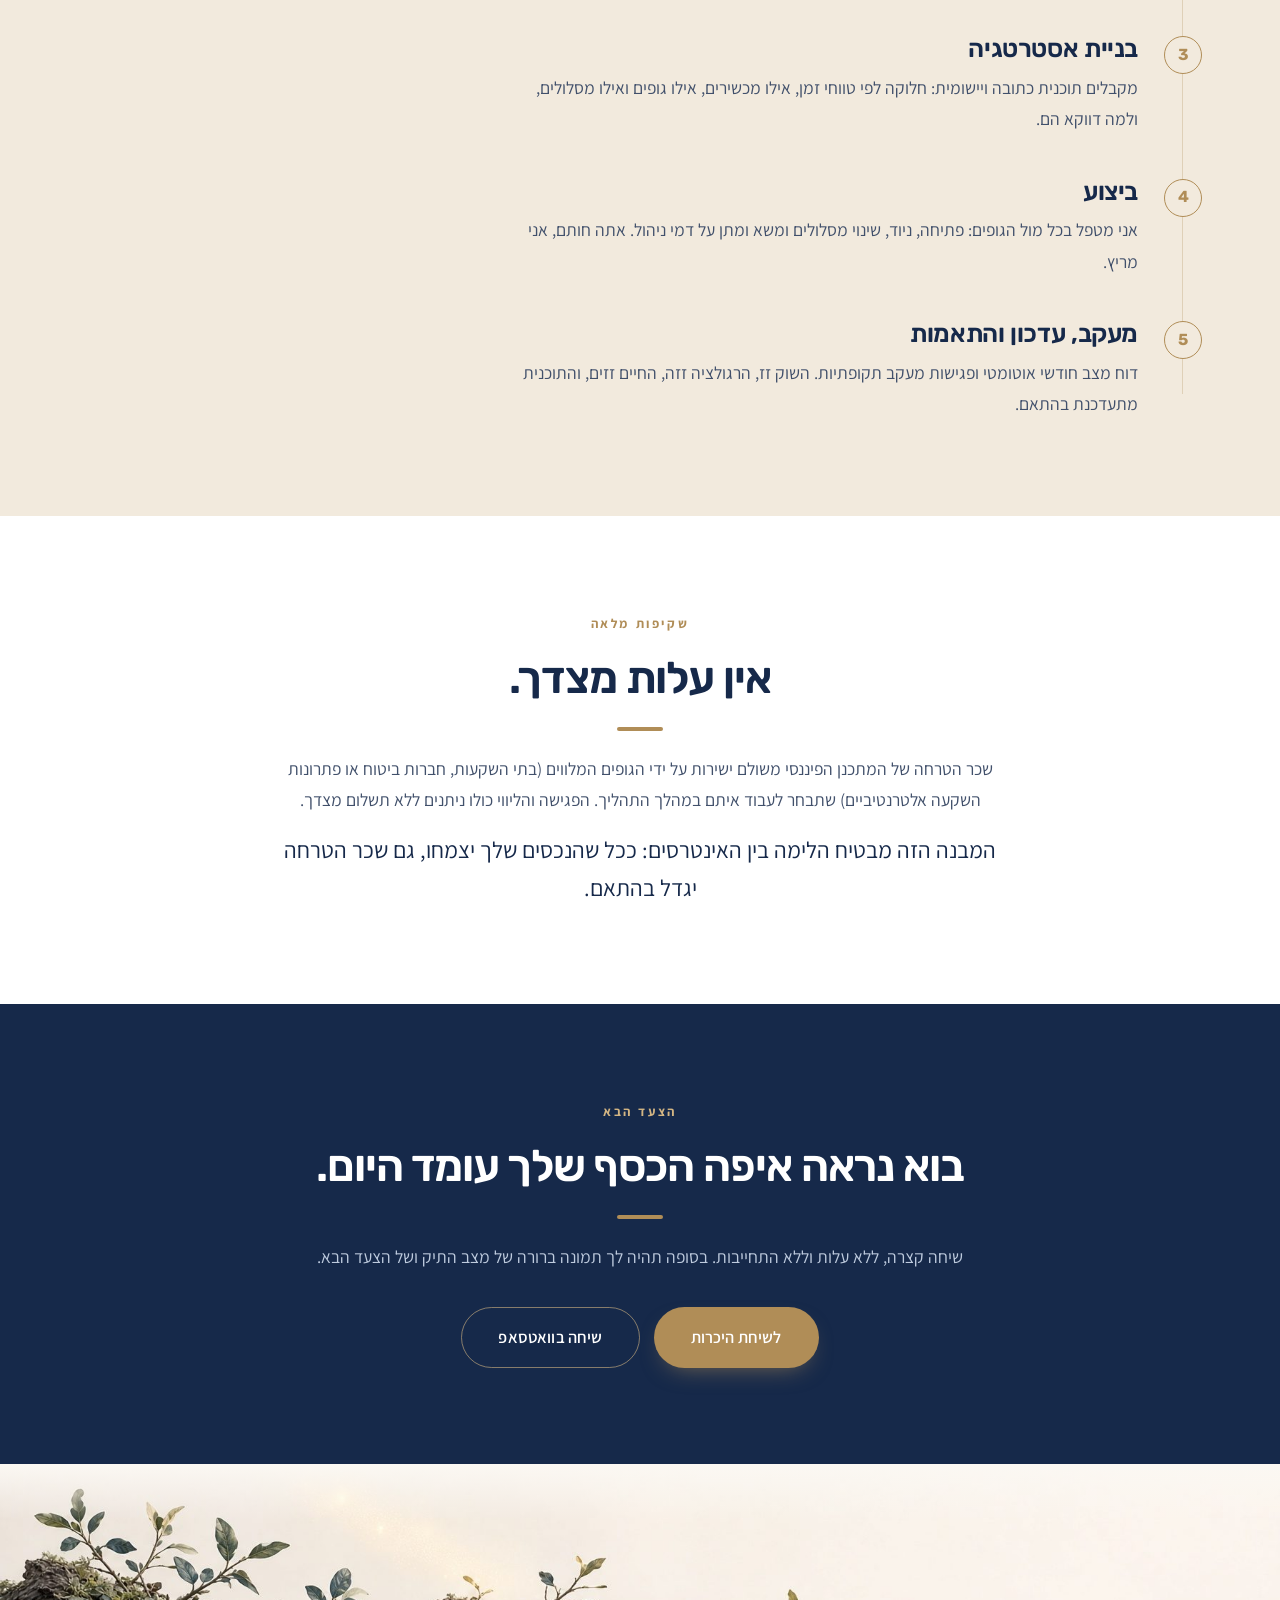
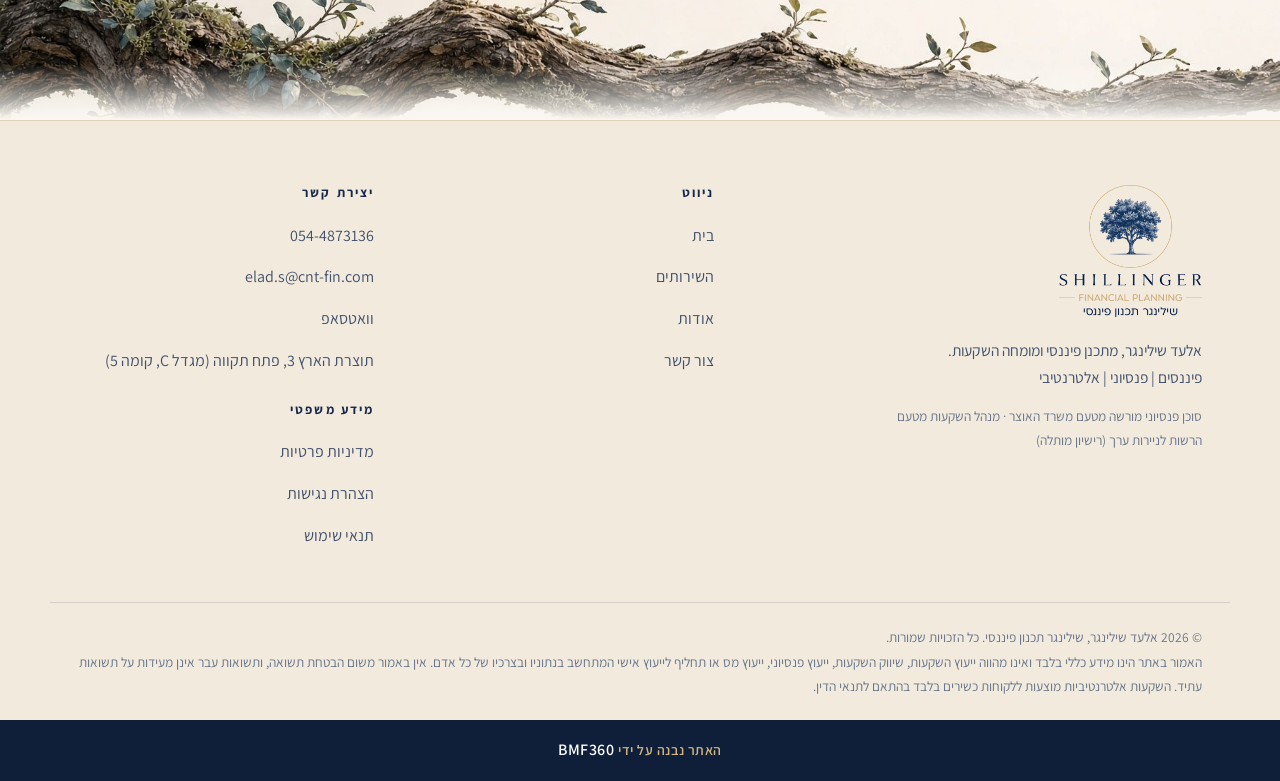
<file: services.html>
<!DOCTYPE html>
<html lang="he" dir="rtl">
<head>
<meta charset="utf-8">
<meta name="viewport" content="width=device-width,initial-scale=1">
<title>השירותים | שילינגר תכנון פיננסי</title>
<meta name="description" content="תכנון פיננסי הוליסטי: ניהול כסף חדש, אופטימיזציית תיקי השקעות, השקעות אלטרנטיביות, מקסום התיק הפנסיוני, העברה בין־דורית ותכנון מס.">
<meta property="og:title" content="השירותים | שילינגר תכנון פיננסי">
<meta property="og:description" content="תכנון פיננסי הוליסטי: ניהול כסף חדש, אופטימיזציית תיקי השקעות, השקעות אלטרנטיביות, מקסום התיק הפנסיוני, העברה בין־דורית ותכנון מס.">
<meta property="og:image" content="assets/img/brand/logo-horizontal.png">
<meta property="og:type" content="website">
<meta property="og:locale" content="he_IL">
<link rel="icon" type="image/png" href="assets/img/brand/favicon.png">
<link rel="preconnect" href="https://fonts.googleapis.com">
<link rel="preconnect" href="https://fonts.gstatic.com" crossorigin>
<link href="https://fonts.googleapis.com/css2?family=Rubik:wght@400;500;600;700&family=Assistant:wght@300;400;600;700&display=swap" rel="stylesheet">
<link rel="stylesheet" href="assets/css/style.css">
<script type="application/ld+json">
{
  "@context":"https://schema.org",
  "@type":"FinancialService",
  "name":"שילינגר תכנון פיננסי",
  "founder":{"@type":"Person","name":"אלעד שילינגר","jobTitle":"מתכנן פיננסי ומומחה השקעות"},
  "telephone":"+972-54-4873136",
  "email":"elad.s@cnt-fin.com",
  "areaServed":"IL",
  "address":{"@type":"PostalAddress","streetAddress":"תוצרת הארץ 3, מגדל C קומה 5","addressLocality":"פתח תקווה","addressCountry":"IL"}
}
</script>
</head>
<body>

<header class="header">
  <div class="header__inner">
    <a class="brand" href="index.html" aria-label="שילינגר תכנון פיננסי, לעמוד הבית">
      <img src="assets/img/brand/logo-horizontal.png" alt="שילינגר תכנון פיננסי">
    </a>
    <button class="nav__toggle" aria-label="פתיחת תפריט" aria-expanded="false"><span></span><span></span><span></span></button>
    <nav class="nav">
      <a href="index.html">בית</a>
      <a href="services.html" aria-current="page">השירותים</a>
      <a href="about.html">אודות</a>
      <a href="contact.html">צור קשר</a>
      <a class="nav__cta" href="tel:0544873136">054-4873136</a>
    </nav>
  </div>
</header>

<section class="hero hero--page">
  <img class="hero__bg" src="assets/img/scenes/hero-services.jpg" alt="">
  <div class="hero__inner">
    <div class="hero__content">
      <span class="eyebrow">השירותים</span>
      <h1>קודם התמונה.<br>אחר כך התוכנית.</h1>
      <p class="hero__sub">תכנון פיננסי מותאם אישית לך ולמשפחתך, מניתוח מעמיק, דרך אסטרטגיה ברורה, ועד ביצוע וליווי שוטף.</p>
      <div class="btn-row">
        <a class="btn btn--primary" href="contact.html">לשיחת היכרות</a>
        <a class="btn btn--ghost-light" href="tel:0544873136">054-4873136</a>
      </div>
    </div>
  </div>
</section>

<section class="section section--cream">
  <div class="container reveal">
    <div class="shead shead--center">
      <span class="eyebrow">מה אני עושה בפועל</span>
      <h2>אני לא בוחר לך מניה.<br>אני בונה איתך אסטרטגיה.</h2>
      <hr class="rule">
      <p class="body">
        התהליך מתחיל בניתוח מעמיק של המצב הפיננסי שלך, בזיהוי הצרכים האישיים
        והמשפחתיים בהווה ובעתיד, ובתרגום שלהם לאסטרטגיה פיננסית ברורה ויישומית, מותאמת לפרופיל הכלכלי, ליעדים ולרמת הסיכון שלך.
      </p>
    </div>

    <div class="svc">
      <article class="svc__item" data-n="01">
        <div class="svc__media"><img src="assets/img/scenes/card-new-money.jpg" alt="" loading="lazy"></div>
        <span class="svc__badge">01</span>
        <h3>ניהול כסף חדש</h3>
        <p>ירושה, אקזיט או מכירת עסק. הרגע שבו כדאי לעצור, לראות את התמונה המלאה, ורק אז להחליט.</p>
        <a class="svc__link" href="service-new-money.html">לפרטים על השירות</a>
      </article>
      <article class="svc__item" data-n="02">
        <div class="svc__media"><img src="assets/img/scenes/card-portfolio.jpg" alt="" loading="lazy"></div>
        <span class="svc__badge">02</span>
        <h3>ניהול ואופטימיזציה של תיק ההשקעות</h3>
        <p>תיק קיים בבנק או בבית השקעות, כסף שיושב בפיקדון, ורצון לפזר מעבר לשוק ההון המסורתי.</p>
        <a class="svc__link" href="service-portfolio.html">לפרטים על השירות</a>
      </article>
      <article class="svc__item" data-n="03">
        <div class="svc__media"><img src="assets/img/scenes/card-pension.jpg" alt="" loading="lazy"></div>
        <span class="svc__badge">03</span>
        <h3>מקסום התיק הפנסיוני</h3>
        <p>גמל, השתלמות, פנסיה וביטוח מנהלים. הכסף הגדול ביותר של רוב האנשים, וזה שהכי פחות מנוהל.</p>
        <a class="svc__link" href="service-pension.html">לפרטים על השירות</a>
      </article>
    </div>
  </div>
</section>

<section class="stack" id="expertise" aria-labelledby="stack-title">
  <div class="stack__scroll">
    <div class="stack__sticky">
      <div class="container stack__grid">

        <div class="stack__aside">
          <span class="eyebrow">תחומי ההתמחות שלי</span>
          <h2 id="stack-title" class="stack__lead">שבעה תחומים.<br>תמונה אחת.</h2>
          <hr class="rule">
          <p>כל אחד מהם עומד בפני עצמו, אבל הערך האמיתי מגיע כשמסתכלים עליהם יחד.</p>
          <div class="stack__meter" aria-hidden="true">
            <svg viewBox="0 0 100 100"><circle class="stack__ring-bg" cx="50" cy="50" r="42"/><circle class="stack__ring" cx="50" cy="50" r="42"/></svg>
            <span class="stack__count">01</span>
          </div>
          <nav class="stack__dots" aria-label="מעבר בין התחומים">
        <button class="stack__dot" type="button" data-go="0" aria-label="ניהול כסף חדש"><span></span></button>
        <button class="stack__dot" type="button" data-go="1" aria-label="תיק השקעות מדויק"><span></span></button>
        <button class="stack__dot" type="button" data-go="2" aria-label="מקסום התיק הפנסיוני"><span></span></button>
        <button class="stack__dot" type="button" data-go="3" aria-label="השקעות אלטרנטיביות"><span></span></button>
        <button class="stack__dot" type="button" data-go="4" aria-label="תכנון מס מתקדם"><span></span></button>
        <button class="stack__dot" type="button" data-go="5" aria-label="העברה בין־דורית"><span></span></button>
        <button class="stack__dot" type="button" data-go="6" aria-label="ראייה הוליסטית"><span></span></button>
          </nav>
        </div>

        <div class="stack__panels">
      <article class="stack__panel">
        <span class="stack__n">01</span>
        <h2>ניהול<br>כסף חדש</h2>
        <p>ירושה, אקזיט או מכירת עסק. הרגע שבו כדאי לעצור, לראות את התמונה המלאה, ורק אז להחליט.</p>
        <a class="stack__link" href="service-new-money.html">לפרטים על השירות</a>
      </article>
      <article class="stack__panel">
        <span class="stack__n">02</span>
        <h2>תיק השקעות<br>מדויק</h2>
        <p>בדיקת עומק לתיק הקיים בבנק או בבית ההשקעות, ובניית תמהיל נכסים שמתאים למטרות שלך.</p>
        <a class="stack__link" href="service-portfolio.html">לפרטים על השירות</a>
      </article>
      <article class="stack__panel">
        <span class="stack__n">03</span>
        <h2>מקסום<br>התיק הפנסיוני</h2>
        <p>גמל, השתלמות, פנסיה וביטוח מנהלים. הכסף הגדול ביותר של רוב האנשים, וזה שהכי פחות מנוהל.</p>
        <a class="stack__link" href="service-pension.html">לפרטים על השירות</a>
      </article>
      <article class="stack__panel">
        <span class="stack__n">04</span>
        <h2>השקעות<br>אלטרנטיביות</h2>
        <p>פיזור מעבר לשוק ההון הסחיר, ללקוחות כשירים. איזון אמיתי בתיק, לא עוד מוצר מהמדף.</p>
        <a class="stack__link" href="services.html">לפרטים על השירות</a>
      </article>
      <article class="stack__panel">
        <span class="stack__n">05</span>
        <h2>תכנון<br>מס מתקדם</h2>
        <p>התשואה שנשארת בידיים היא זו שקובעת. תכנון מס נכון הוא לרוב ההבדל הגדול ביותר לאורך זמן.</p>
        <a class="stack__link" href="services.html">לפרטים על השירות</a>
      </article>
      <article class="stack__panel">
        <span class="stack__n">06</span>
        <h2>העברה<br>בין־דורית</h2>
        <p>בונים את המבנה נכון מראש, כדי שמה שבנית יגיע ליעד ולא לחיכוכים מיותרים.</p>
        <a class="stack__link" href="services.html">לפרטים על השירות</a>
      </article>
      <article class="stack__panel">
        <span class="stack__n">07</span>
        <h2>ראייה<br>הוליסטית</h2>
        <p>כל הנכסים תחת קורת גג אחת. רק כשרואים הכל יחד אפשר לבנות תוכנית אמיתית.</p>
        <a class="stack__link" href="services.html">לפרטים על השירות</a>
      </article>
        </div>

      </div>
    </div>
  </div>
</section>

<section class="section section--white">
  <div class="container reveal">
    <div class="shead shead--center">
      <span class="eyebrow">תחומי ההתמחות שלי</span>
      <h2>שבעה תחומים.<br>תמונה אחת.</h2>
      <hr class="rule">
      <p class="body">כל אחד מהם עומד בפני עצמו, אבל הערך האמיתי מגיע כשמסתכלים עליהם יחד.</p>
    </div>
    <div class="reasons">
      <article class="reasons__item">
        <div class="reasons__n">01</div>
        <div><h3>ניתוח ואופטימיזציית תיקי השקעות</h3><p>בדיקות עומק לתיקים הקיימים שלך בבנקים ובבתי ההשקעות (עלויות, חשיפות וביצועים) ויישום התאמות שוטפות לשיפור פוטנציאל הביצועים לאורך זמן.</p></div>
      </article>
      <article class="reasons__item">
        <div class="reasons__n">02</div>
        <div><h3>התאמת השקעות פיננסיות וריאליות</h3><p>בניית תמהיל נכסים מדויק, תפור לצרכים האישיים שלך ומותאם לתנאי השוק המשתנים, לא תבנית מהמדף.</p></div>
      </article>
      <article class="reasons__item">
        <div class="reasons__n">03</div>
        <div><h3>שילוב השקעות אלטרנטיביות</h3><p>גיוון התיק במכשירים פיננסיים מתקדמים (ללקוחות כשירים) ליצירת איזון, יציבות ופיזור סיכונים מעבר לשוק ההון המסורתי.</p></div>
      </article>
      <article class="reasons__item">
        <div class="reasons__n">04</div>
        <div><h3>מקסום התיק הפנסיוני</h3><p>הגדלת פוטנציאל התשואות בחיסכון ארוך הטווח, תוך התאמה מדויקת של רמות הסיכון וצמצום עלויות הניהול.</p></div>
      </article>
      <article class="reasons__item">
        <div class="reasons__n">05</div>
        <div><h3>העברה בין־דורית</h3><p>בניית אסטרטגיה להעברת ההון לדור הבא בצורה חכמה, יעילה ומותאמת אישית, כדי שמה שבנית יגיע ליעד ולא לחיכוכים.</p></div>
      </article>
      <article class="reasons__item">
        <div class="reasons__n">06</div>
        <div><h3>ראיית נכסים הוליסטית</h3><p>ניתוח מקיף של כלל נכסי התא המשפחתי (פיננסיים, פנסיוניים וריאליים) תחת קורת גג אחת ובתמונה אחת.</p></div>
      </article>
      <article class="reasons__item">
        <div class="reasons__n">07</div>
        <div><h3>תכנון מס מתקדם</h3><p>ניצול חכם של הטבות מס להגדלת התשואה נטו ולשימור ההון. לרוב זה ההבדל הגדול ביותר בין שני תיקים עם אותה תשואה ברוטו.</p></div>
      </article>
    </div>
  </div>
</section>

<section class="section section--navy-deep">
  <div class="container reveal">
    <div class="shead">
      <span class="eyebrow">מה משותף לכל השירותים</span>
      <h2>מה שמשותף לכל השירותים.</h2>
      <hr class="rule">
      <ul class="icon-list" style="margin-top:18px">
        <li><span class="ico">✦</span><span><strong>מיפוי מלא</strong>: הון נזיל, תיקים, נכסים ריאליים, גמל, השתלמות ופנסיה נבחנים יחד.</span></li>
        <li><span class="ico">✦</span><span><strong>בדיקת עלויות</strong>: דמי ניהול, דמי משמרת ועמלות שלא תמיד מופיעות בדוח.</span></li>
        <li><span class="ico">✦</span><span><strong>תכנון מס</strong>: איפה משלמים, מתי משלמים, ואיפה אפשר לתכנן נכון מראש.</span></li>
        <li><span class="ico">✦</span><span><strong>פיזור גיאוגרפי ומטבעי</strong>: לא הכול בשקל ולא הכול בשוק אחד.</span></li>
        <li><span class="ico">✦</span><span><strong>ניהול סיכונים</strong>: שילוב כלים מתקדמים והתאמה לרמת הסיכון שנוחה לך באמת.</span></li>
        <li><span class="ico">✦</span><span><strong>ליווי מתמשך</strong>: מעקב, התאמות ודוח מצב חודשי אוטומטי. לא מסמך שנשלח ונשכח.</span></li>
      </ul>
    </div>
  </div>
</section>

<section class="section section--cream2">
  <div class="container reveal">
    <div class="shead">
      <span class="eyebrow">התהליך</span>
      <h2>איך עובד ליווי בפועל</h2>
      <hr class="rule">
    </div>
    <div class="steps">
      <article class="steps__item">
        <span class="steps__dot">1</span>
        <h3>שיחת היכרות</h3>
        <p>כ־30 דקות. מבינים מה הסכום, מה המטרות האישיות והמשפחתיות, מה טווח הזמן ומה רמת הסיכון שנוחה לך.</p>
      </article>
      <article class="steps__item">
        <span class="steps__dot">2</span>
        <h3>ניתוח מעמיק ומיפוי נתונים</h3>
        <p>מרכזים את כל הנכסים במקום אחד (חשבונות, תיקים, קופות, קרנות ונכסים ריאליים) ובודקים דמי ניהול, מסלולים, כיסויים, כפילויות וחשיפת מס.</p>
      </article>
      <article class="steps__item">
        <span class="steps__dot">3</span>
        <h3>בניית אסטרטגיה</h3>
        <p>מקבלים תוכנית כתובה ויישומית: חלוקה לפי טווחי זמן, אילו מכשירים, אילו גופים ואילו מסלולים, ולמה דווקא הם.</p>
      </article>
      <article class="steps__item">
        <span class="steps__dot">4</span>
        <h3>ביצוע</h3>
        <p>אני מטפל בכל מול הגופים: פתיחה, ניוד, שינוי מסלולים ומשא ומתן על דמי ניהול. אתה חותם, אני מריץ.</p>
      </article>
      <article class="steps__item">
        <span class="steps__dot">5</span>
        <h3>מעקב, עדכון והתאמות</h3>
        <p>דוח מצב חודשי אוטומטי ופגישות מעקב תקופתיות. השוק זז, הרגולציה זזה, החיים זזים, והתוכנית מתעדכנת בהתאם.</p>
      </article>
    </div>
  </div>
</section>

<section class="section section--white">
  <div class="container reveal center">
    <div class="shead">
      <span class="eyebrow">שקיפות מלאה</span>
      <h2>אין עלות מצדך.</h2>
      <hr class="rule">
      <p class="body">
        שכר הטרחה של המתכנן הפיננסי משולם ישירות על ידי הגופים המלווים (בתי השקעות, חברות ביטוח או פתרונות השקעה אלטרנטיביים) שתבחר לעבוד איתם
        במהלך התהליך. הפגישה והליווי כולו ניתנים ללא תשלום מצדך.
      </p>
      <p class="lead" style="margin-top:16px">
        המבנה הזה מבטיח הלימה בין האינטרסים: ככל שהנכסים שלך יצמחו, גם שכר הטרחה יגדל בהתאם.
      </p>
    </div>
  </div>
</section>

<section class="section section--navy">
  <div class="container reveal center">
    <div class="shead">
      <span class="eyebrow">הצעד הבא</span>
      <h2>בוא נראה איפה הכסף שלך עומד היום.</h2>
      <hr class="rule">
      <p class="body">שיחה קצרה, ללא עלות וללא התחייבות. בסופה תהיה לך תמונה ברורה של מצב התיק ושל הצעד הבא.</p>
      <div class="btn-row">
        <a class="btn btn--primary" href="contact.html">לשיחת היכרות</a>
        <a class="btn btn--ghost-light" href="https://wa.me/972544873136" target="_blank" rel="noopener">שיחה בוואטסאפ</a>
      </div>
    </div>
  </div>
</section>

<div class="branch-band" aria-hidden="true"></div>
<footer class="footer">
  <div class="footer__inner">
    <div class="footer__brand">
      <img src="assets/img/brand/logo-stack.png" alt="שילינגר תכנון פיננסי">
      <p>
        אלעד שילינגר, מתכנן פיננסי ומומחה השקעות.<br>
        פיננסים | פנסיוני | אלטרנטיבי
      </p>
      <p class="footer__lic">
        סוכן פנסיוני מורשה מטעם משרד האוצר · מנהל השקעות מטעם הרשות לניירות ערך (רישיון מותלה)
      </p>
    </div>
    <div>
      <h4>ניווט</h4>
      <ul>
        <li><a href="index.html">בית</a></li>
        <li><a href="services.html">השירותים</a></li>
        <li><a href="about.html">אודות</a></li>
        <li><a href="contact.html">צור קשר</a></li>
      </ul>
    </div>
    <div>
      <h4>יצירת קשר</h4>
      <ul>
        <li><a href="tel:0544873136">054-4873136</a></li>
        <li><a href="mailto:elad.s@cnt-fin.com">elad.s@cnt-fin.com</a></li>
        <li><a href="https://wa.me/972544873136" target="_blank" rel="noopener">וואטסאפ</a></li>
        <li><a href="https://ul.waze.com/ul?ll=32.09045407%2C34.86086369&navigate=yes" target="_blank" rel="noopener">תוצרת הארץ 3, פתח תקווה (מגדל C, קומה 5)</a></li>
      </ul>
      <h4 style="margin-top:26px">מידע משפטי</h4>
      <ul>
        <li><a href="privacy.html">מדיניות פרטיות</a></li>
        <li><a href="accessibility.html">הצהרת נגישות</a></li>
        <li><a href="terms.html">תנאי שימוש</a></li>
      </ul>
    </div>
  </div>
  <div class="footer__legal">
    © <span id="year">2026</span> אלעד שילינגר, שילינגר תכנון פיננסי. כל הזכויות שמורות.
    <br>
    האמור באתר הינו מידע כללי בלבד ואינו מהווה ייעוץ השקעות, שיווק השקעות, ייעוץ פנסיוני, ייעוץ מס או תחליף לייעוץ אישי המתחשב בנתוניו ובצרכיו של כל אדם. אין באמור משום הבטחת תשואה, ותשואות עבר אינן מעידות על תשואות עתיד. השקעות אלטרנטיביות מוצעות ללקוחות כשירים בלבד בהתאם לתנאי הדין.
  </div>
  <div class="credit">
    <p>האתר נבנה על ידי <a href="https://bmf360.co.il" target="_blank" rel="noopener">BMF360</a></p>
  </div>
</footer>

<div class="float-actions">
  <a class="fab fab--wa" href="https://wa.me/972544873136" target="_blank" rel="noopener" aria-label="שליחת הודעה בוואטסאפ">
    <svg viewBox="0 0 24 24" aria-hidden="true"><path d="M17.5 14.4c-.3-.2-1.7-.9-2-1-.3-.1-.5-.2-.7.1-.2.3-.7 1-.9 1.2-.2.2-.3.2-.6.1-.3-.2-1.2-.5-2.3-1.4-.9-.8-1.4-1.7-1.6-2-.2-.3 0-.5.1-.6l.5-.6c.1-.2.2-.3.3-.5.1-.2 0-.4 0-.5 0-.2-.7-1.6-.9-2.2-.2-.6-.5-.5-.7-.5h-.6c-.2 0-.5.1-.8.4-.3.3-1 1-1 2.5s1.1 2.9 1.2 3.1c.2.2 2.1 3.2 5 4.5.7.3 1.3.5 1.7.6.7.2 1.4.2 1.9.1.6-.1 1.7-.7 2-1.4.2-.7.2-1.2.2-1.4-.1-.1-.3-.2-.6-.3M12 2a10 10 0 0 0-8.6 15.1L2 22l5-1.3A10 10 0 1 0 12 2m0 18.2c-1.6 0-3.2-.4-4.5-1.2l-.3-.2-3 .8.8-2.9-.2-.3A8.2 8.2 0 1 1 12 20.2"/></svg>
  </a>
  <a class="fab fab--tel" href="tel:0544873136" aria-label="חיוג לאלעד">
    <svg viewBox="0 0 24 24" aria-hidden="true"><path d="M6.6 10.8a15.1 15.1 0 0 0 6.6 6.6l2.2-2.2c.3-.3.7-.4 1-.2 1.2.4 2.4.6 3.6.6.6 0 1 .4 1 1V20c0 .6-.4 1-1 1A17 17 0 0 1 3 4c0-.6.4-1 1-1h3.5c.6 0 1 .4 1 1 0 1.3.2 2.5.6 3.6.1.4 0 .8-.2 1l-2.3 2.2Z"/></svg>
  </a>
</div>

<script src="assets/js/main.js"></script>
<script>document.getElementById('year').textContent=new Date().getFullYear()</script>
</body>
</html>
</file>
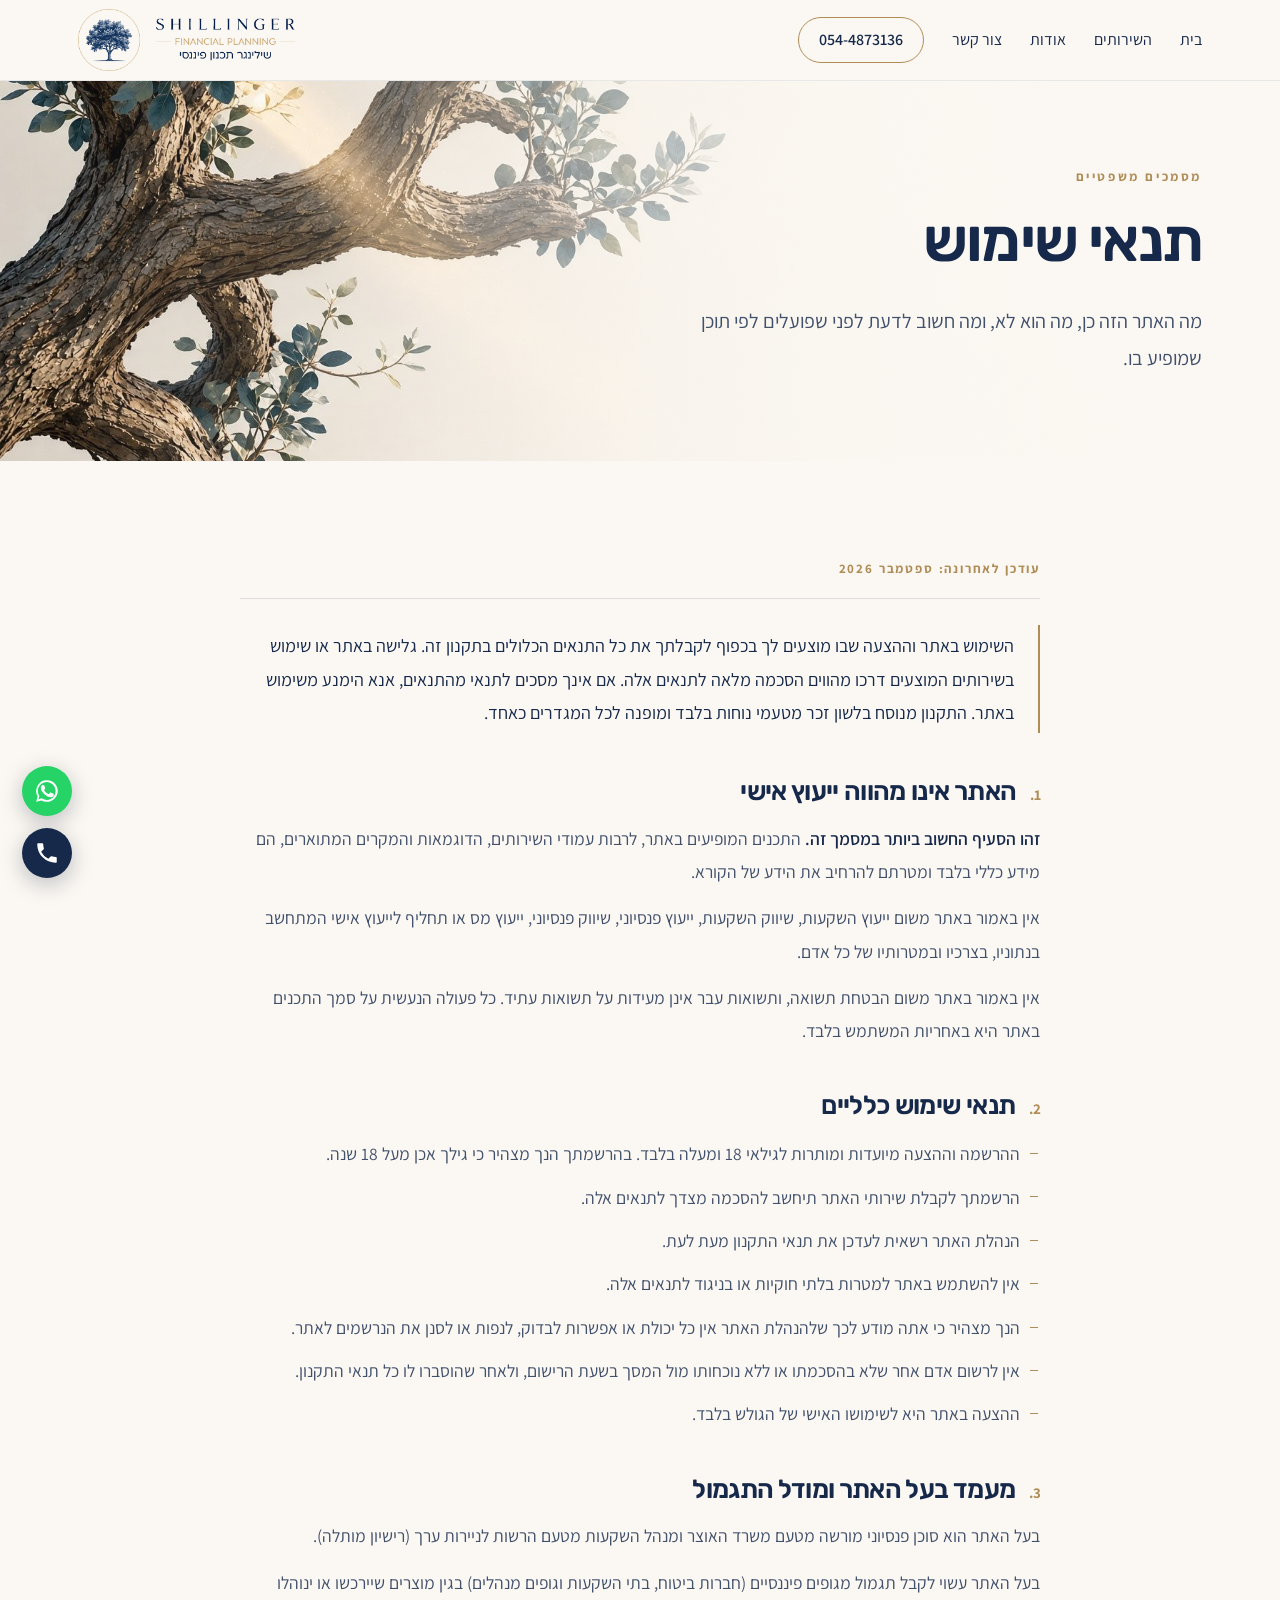
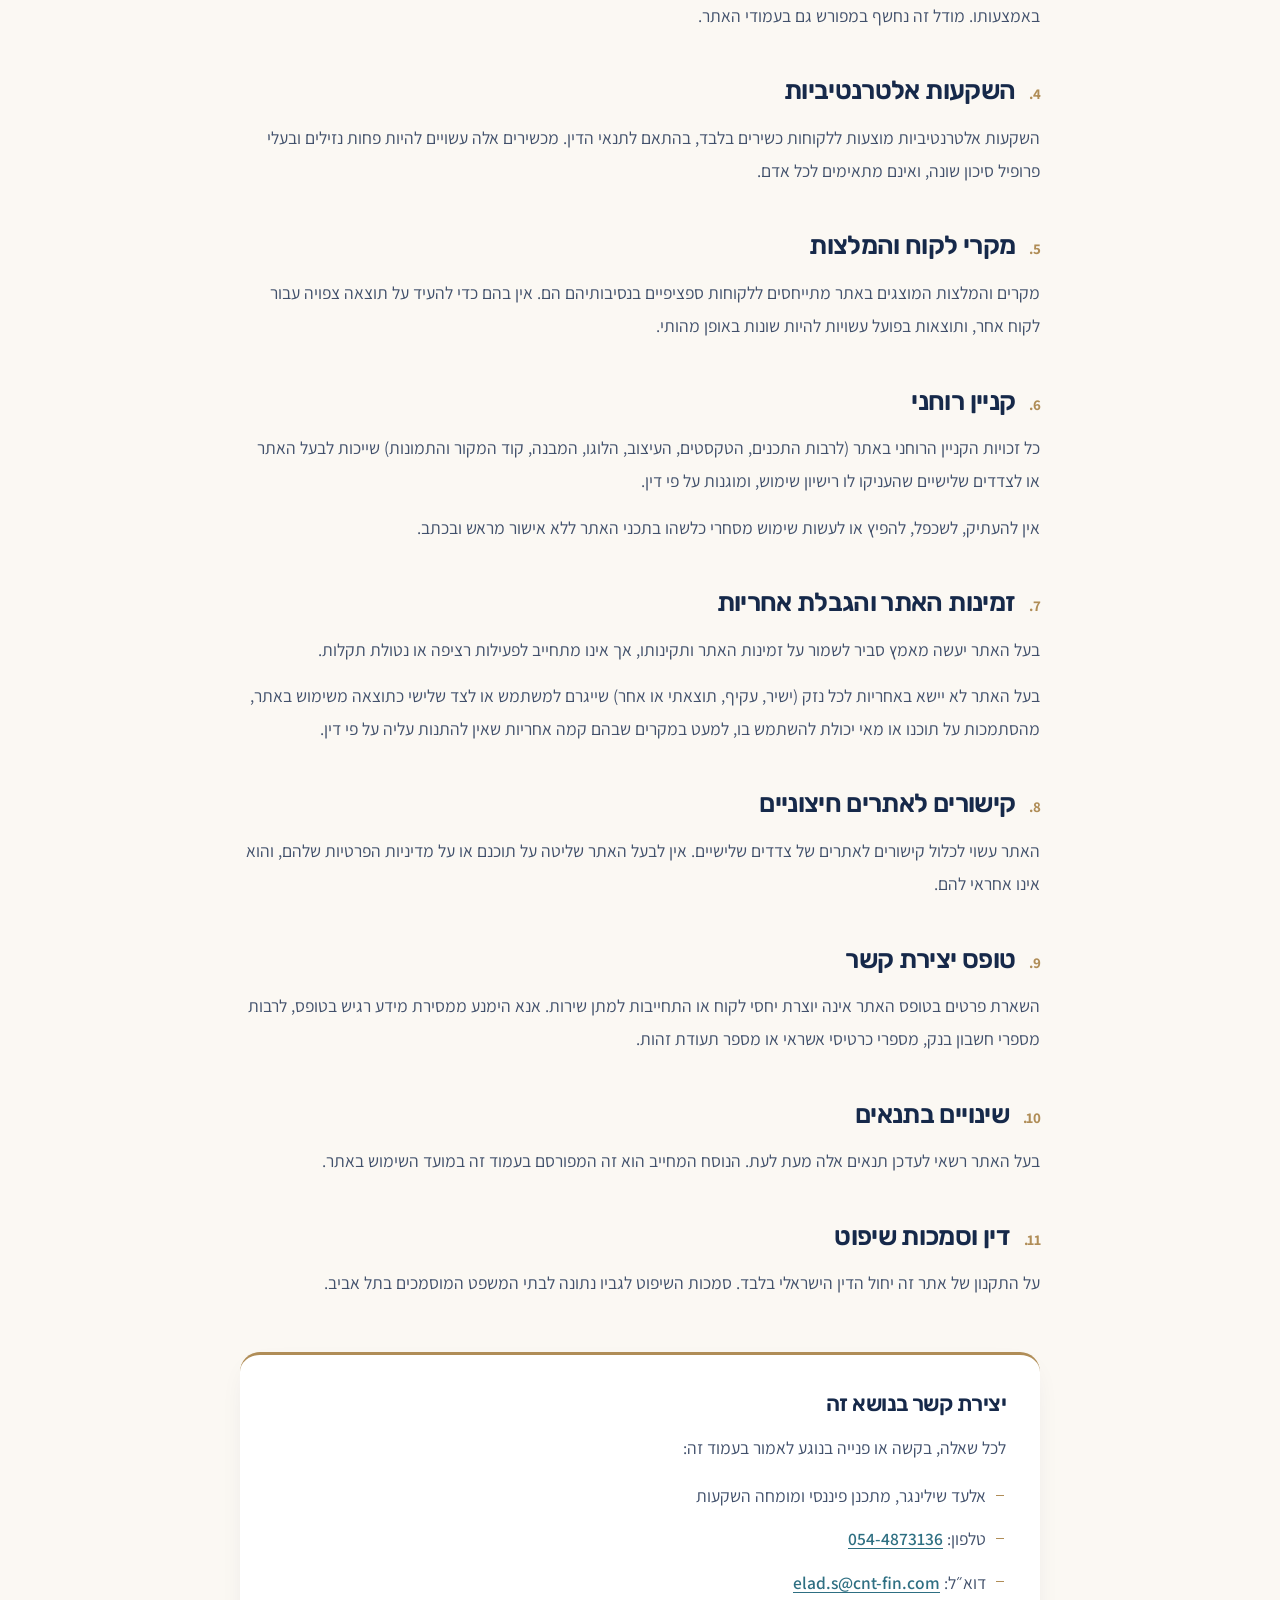
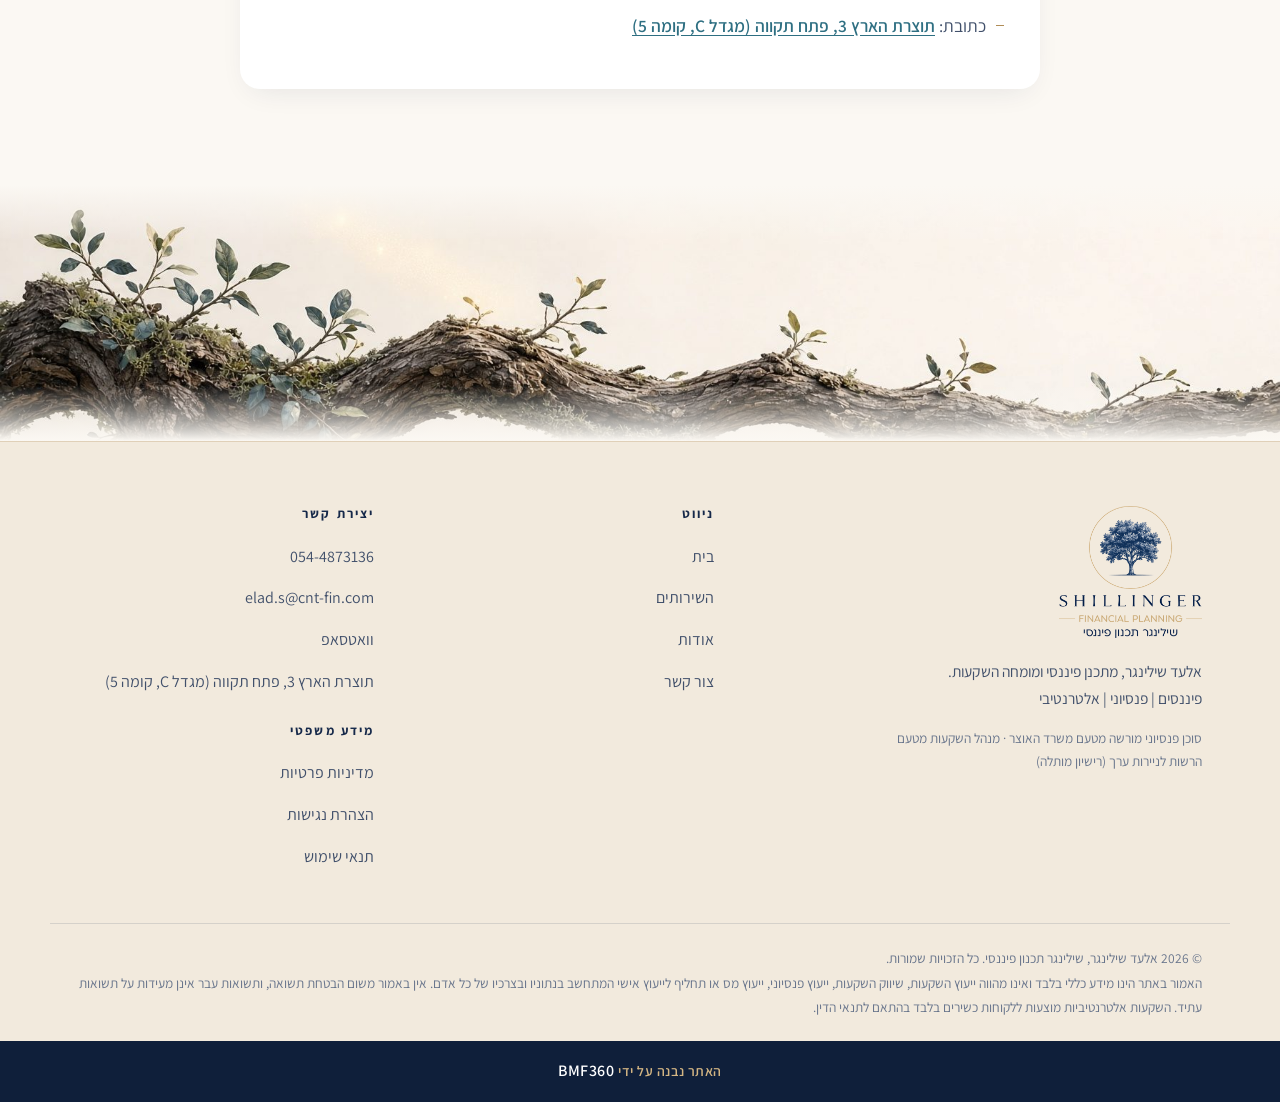
<file: terms.html>
<!DOCTYPE html>
<html lang="he" dir="rtl">
<head>
<meta charset="utf-8">
<meta name="viewport" content="width=device-width,initial-scale=1">
<title>תנאי שימוש | שילינגר תכנון פיננסי</title>
<meta name="description" content="תנאי השימוש באתר שילינגר תכנון פיננסי: היעדר ייעוץ אישי, תנאי הרשמה, קניין רוחני והגבלת אחריות.">
<meta property="og:title" content="תנאי שימוש | שילינגר תכנון פיננסי">
<meta property="og:description" content="תנאי השימוש באתר שילינגר תכנון פיננסי: היעדר ייעוץ אישי, תנאי הרשמה, קניין רוחני והגבלת אחריות.">
<meta property="og:image" content="assets/img/brand/logo-horizontal.png">
<meta property="og:type" content="website">
<meta property="og:locale" content="he_IL">
<link rel="icon" type="image/png" href="assets/img/brand/favicon.png">
<link rel="preconnect" href="https://fonts.googleapis.com">
<link rel="preconnect" href="https://fonts.gstatic.com" crossorigin>
<link href="https://fonts.googleapis.com/css2?family=Rubik:wght@400;500;600;700&family=Assistant:wght@300;400;600;700&display=swap" rel="stylesheet">
<link rel="stylesheet" href="assets/css/style.css">
<script type="application/ld+json">
{
  "@context":"https://schema.org",
  "@type":"FinancialService",
  "name":"שילינגר תכנון פיננסי",
  "founder":{"@type":"Person","name":"אלעד שילינגר","jobTitle":"מתכנן פיננסי ומומחה השקעות"},
  "telephone":"+972-54-4873136",
  "email":"elad.s@cnt-fin.com",
  "areaServed":"IL",
  "address":{"@type":"PostalAddress","streetAddress":"תוצרת הארץ 3, מגדל C קומה 5","addressLocality":"פתח תקווה","addressCountry":"IL"}
}
</script>
</head>
<body>

<header class="header">
  <div class="header__inner">
    <a class="brand" href="index.html" aria-label="שילינגר תכנון פיננסי, לעמוד הבית">
      <img src="assets/img/brand/logo-horizontal.png" alt="שילינגר תכנון פיננסי">
    </a>
    <button class="nav__toggle" aria-label="פתיחת תפריט" aria-expanded="false"><span></span><span></span><span></span></button>
    <nav class="nav">
      <a href="index.html">בית</a>
      <a href="services.html">השירותים</a>
      <a href="about.html">אודות</a>
      <a href="contact.html">צור קשר</a>
      <a class="nav__cta" href="tel:0544873136">054-4873136</a>
    </nav>
  </div>
</header>

<section class="hero hero--page hero--slim">
  <img class="hero__bg" src="assets/img/scenes/hero-about.jpg" alt="">
  <div class="hero__inner">
    <div class="hero__content">
      <span class="eyebrow">מסמכים משפטיים</span>
      <h1>תנאי שימוש</h1>
      <p class="hero__sub">מה האתר הזה כן, מה הוא לא, ומה חשוב לדעת לפני שפועלים לפי תוכן שמופיע בו.</p>
    </div>
  </div>
</section>

<section class="section section--cream">
  <div class="container reveal">
    <article class="legal">
      <p class="legal__updated">עודכן לאחרונה: ספטמבר 2026</p>
      <p class="legal__intro">
      השימוש באתר וההצעה שבו מוצעים לך בכפוף לקבלתך את כל התנאים הכלולים
      בתקנון זה. גלישה באתר או שימוש בשירותים המוצעים דרכו מהווים הסכמה מלאה
      לתנאים אלה. אם אינך מסכים לתנאי מהתנאים, אנא הימנע משימוש באתר.
      התקנון מנוסח בלשון זכר מטעמי נוחות בלבד ומופנה לכל המגדרים כאחד.
    </p>
      <section class="legal__sec" id="sec-1">
        <h2><span class="legal__num">1.</span> האתר אינו מהווה ייעוץ אישי</h2>
        <p><strong>זהו הסעיף החשוב ביותר במסמך זה.</strong> התכנים המופיעים באתר, לרבות עמודי השירותים, הדוגמאות והמקרים המתוארים, הם מידע כללי בלבד ומטרתם להרחיב את הידע של הקורא.</p>
        <p>אין באמור באתר משום ייעוץ השקעות, שיווק השקעות, ייעוץ פנסיוני, שיווק פנסיוני, ייעוץ מס או תחליף לייעוץ אישי המתחשב בנתוניו, בצרכיו ובמטרותיו של כל אדם.</p>
        <p>אין באמור באתר משום הבטחת תשואה, ותשואות עבר אינן מעידות על תשואות עתיד. כל פעולה הנעשית על סמך התכנים באתר היא באחריות המשתמש בלבד.</p>
      </section>
      <section class="legal__sec" id="sec-2">
        <h2><span class="legal__num">2.</span> תנאי שימוש כלליים</h2>
        <ul class="legal__list">
          <li>ההרשמה וההצעה מיועדות ומותרות לגילאי 18 ומעלה בלבד. בהרשמתך הנך מצהיר כי גילך אכן מעל 18 שנה.</li>
          <li>הרשמתך לקבלת שירותי האתר תיחשב להסכמה מצדך לתנאים אלה.</li>
          <li>הנהלת האתר רשאית לעדכן את תנאי התקנון מעת לעת.</li>
          <li>אין להשתמש באתר למטרות בלתי חוקיות או בניגוד לתנאים אלה.</li>
          <li>הנך מצהיר כי אתה מודע לכך שלהנהלת האתר אין כל יכולת או אפשרות לבדוק, לנפות או לסנן את הנרשמים לאתר.</li>
          <li>אין לרשום אדם אחר שלא בהסכמתו או ללא נוכחותו מול המסך בשעת הרישום, ולאחר שהוסברו לו כל תנאי התקנון.</li>
          <li>ההצעה באתר היא לשימושו האישי של הגולש בלבד.</li>
        </ul>
      </section>
      <section class="legal__sec" id="sec-3">
        <h2><span class="legal__num">3.</span> מעמד בעל האתר ומודל התגמול</h2>
        <p>בעל האתר הוא סוכן פנסיוני מורשה מטעם משרד האוצר ומנהל השקעות מטעם הרשות לניירות ערך (רישיון מותלה).</p>
        <p>בעל האתר עשוי לקבל תגמול מגופים פיננסיים (חברות ביטוח, בתי השקעות וגופים מנהלים) בגין מוצרים שיירכשו או ינוהלו באמצעותו. מודל זה נחשף במפורש גם בעמודי האתר.</p>
      </section>
      <section class="legal__sec" id="sec-4">
        <h2><span class="legal__num">4.</span> השקעות אלטרנטיביות</h2>
        <p>השקעות אלטרנטיביות מוצעות ללקוחות כשירים בלבד, בהתאם לתנאי הדין. מכשירים אלה עשויים להיות פחות נזילים ובעלי פרופיל סיכון שונה, ואינם מתאימים לכל אדם.</p>
      </section>
      <section class="legal__sec" id="sec-5">
        <h2><span class="legal__num">5.</span> מקרי לקוח והמלצות</h2>
        <p>מקרים והמלצות המוצגים באתר מתייחסים ללקוחות ספציפיים בנסיבותיהם הם. אין בהם כדי להעיד על תוצאה צפויה עבור לקוח אחר, ותוצאות בפועל עשויות להיות שונות באופן מהותי.</p>
      </section>
      <section class="legal__sec" id="sec-6">
        <h2><span class="legal__num">6.</span> קניין רוחני</h2>
        <p>כל זכויות הקניין הרוחני באתר (לרבות התכנים, הטקסטים, העיצוב, הלוגו, המבנה, קוד המקור והתמונות) שייכות לבעל האתר או לצדדים שלישיים שהעניקו לו רישיון שימוש, ומוגנות על פי דין.</p>
        <p>אין להעתיק, לשכפל, להפיץ או לעשות שימוש מסחרי כלשהו בתכני האתר ללא אישור מראש ובכתב.</p>
      </section>
      <section class="legal__sec" id="sec-7">
        <h2><span class="legal__num">7.</span> זמינות האתר והגבלת אחריות</h2>
        <p>בעל האתר יעשה מאמץ סביר לשמור על זמינות האתר ותקינותו, אך אינו מתחייב לפעילות רציפה או נטולת תקלות.</p>
        <p>בעל האתר לא יישא באחריות לכל נזק (ישיר, עקיף, תוצאתי או אחר) שייגרם למשתמש או לצד שלישי כתוצאה משימוש באתר, מהסתמכות על תוכנו או מאי יכולת להשתמש בו, למעט במקרים שבהם קמה אחריות שאין להתנות עליה על פי דין.</p>
      </section>
      <section class="legal__sec" id="sec-8">
        <h2><span class="legal__num">8.</span> קישורים לאתרים חיצוניים</h2>
        <p>האתר עשוי לכלול קישורים לאתרים של צדדים שלישיים. אין לבעל האתר שליטה על תוכנם או על מדיניות הפרטיות שלהם, והוא אינו אחראי להם.</p>
      </section>
      <section class="legal__sec" id="sec-9">
        <h2><span class="legal__num">9.</span> טופס יצירת קשר</h2>
        <p>השארת פרטים בטופס האתר אינה יוצרת יחסי לקוח או התחייבות למתן שירות. אנא הימנע ממסירת מידע רגיש בטופס, לרבות מספרי חשבון בנק, מספרי כרטיסי אשראי או מספר תעודת זהות.</p>
      </section>
      <section class="legal__sec" id="sec-10">
        <h2><span class="legal__num">10.</span> שינויים בתנאים</h2>
        <p>בעל האתר רשאי לעדכן תנאים אלה מעת לעת. הנוסח המחייב הוא זה המפורסם בעמוד זה במועד השימוש באתר.</p>
      </section>
      <section class="legal__sec" id="sec-11">
        <h2><span class="legal__num">11.</span> דין וסמכות שיפוט</h2>
        <p>על התקנון של אתר זה יחול הדין הישראלי בלבד. סמכות השיפוט לגביו נתונה לבתי המשפט המוסמכים בתל אביב.</p>
      </section>
      <section class="legal__sec legal__contact">
        <h2>יצירת קשר בנושא זה</h2>
        <p>
          לכל שאלה, בקשה או פנייה בנוגע לאמור בעמוד זה:
        </p>
        <ul class="legal__list">
          <li>אלעד שילינגר, מתכנן פיננסי ומומחה השקעות</li>
          <li>טלפון: <a href="tel:0544873136">054-4873136</a></li>
          <li>דוא״ל: <a href="mailto:elad.s@cnt-fin.com">elad.s@cnt-fin.com</a></li>
          <li>כתובת: <a href="https://ul.waze.com/ul?ll=32.09045407%2C34.86086369&navigate=yes" target="_blank" rel="noopener">תוצרת הארץ 3, פתח תקווה (מגדל C, קומה 5)</a></li>
        </ul>
      </section>
    </article>
  </div>
</section>

<div class="branch-band" aria-hidden="true"></div>
<footer class="footer">
  <div class="footer__inner">
    <div class="footer__brand">
      <img src="assets/img/brand/logo-stack.png" alt="שילינגר תכנון פיננסי">
      <p>
        אלעד שילינגר, מתכנן פיננסי ומומחה השקעות.<br>
        פיננסים | פנסיוני | אלטרנטיבי
      </p>
      <p class="footer__lic">
        סוכן פנסיוני מורשה מטעם משרד האוצר · מנהל השקעות מטעם הרשות לניירות ערך (רישיון מותלה)
      </p>
    </div>
    <div>
      <h4>ניווט</h4>
      <ul>
        <li><a href="index.html">בית</a></li>
        <li><a href="services.html">השירותים</a></li>
        <li><a href="about.html">אודות</a></li>
        <li><a href="contact.html">צור קשר</a></li>
      </ul>
    </div>
    <div>
      <h4>יצירת קשר</h4>
      <ul>
        <li><a href="tel:0544873136">054-4873136</a></li>
        <li><a href="mailto:elad.s@cnt-fin.com">elad.s@cnt-fin.com</a></li>
        <li><a href="https://wa.me/972544873136" target="_blank" rel="noopener">וואטסאפ</a></li>
        <li><a href="https://ul.waze.com/ul?ll=32.09045407%2C34.86086369&navigate=yes" target="_blank" rel="noopener">תוצרת הארץ 3, פתח תקווה (מגדל C, קומה 5)</a></li>
      </ul>
      <h4 style="margin-top:26px">מידע משפטי</h4>
      <ul>
        <li><a href="privacy.html">מדיניות פרטיות</a></li>
        <li><a href="accessibility.html">הצהרת נגישות</a></li>
        <li><a href="terms.html">תנאי שימוש</a></li>
      </ul>
    </div>
  </div>
  <div class="footer__legal">
    © <span id="year">2026</span> אלעד שילינגר, שילינגר תכנון פיננסי. כל הזכויות שמורות.
    <br>
    האמור באתר הינו מידע כללי בלבד ואינו מהווה ייעוץ השקעות, שיווק השקעות, ייעוץ פנסיוני, ייעוץ מס או תחליף לייעוץ אישי המתחשב בנתוניו ובצרכיו של כל אדם. אין באמור משום הבטחת תשואה, ותשואות עבר אינן מעידות על תשואות עתיד. השקעות אלטרנטיביות מוצעות ללקוחות כשירים בלבד בהתאם לתנאי הדין.
  </div>
  <div class="credit">
    <p>האתר נבנה על ידי <a href="https://bmf360.co.il" target="_blank" rel="noopener">BMF360</a></p>
  </div>
</footer>

<div class="float-actions">
  <a class="fab fab--wa" href="https://wa.me/972544873136" target="_blank" rel="noopener" aria-label="שליחת הודעה בוואטסאפ">
    <svg viewBox="0 0 24 24" aria-hidden="true"><path d="M17.5 14.4c-.3-.2-1.7-.9-2-1-.3-.1-.5-.2-.7.1-.2.3-.7 1-.9 1.2-.2.2-.3.2-.6.1-.3-.2-1.2-.5-2.3-1.4-.9-.8-1.4-1.7-1.6-2-.2-.3 0-.5.1-.6l.5-.6c.1-.2.2-.3.3-.5.1-.2 0-.4 0-.5 0-.2-.7-1.6-.9-2.2-.2-.6-.5-.5-.7-.5h-.6c-.2 0-.5.1-.8.4-.3.3-1 1-1 2.5s1.1 2.9 1.2 3.1c.2.2 2.1 3.2 5 4.5.7.3 1.3.5 1.7.6.7.2 1.4.2 1.9.1.6-.1 1.7-.7 2-1.4.2-.7.2-1.2.2-1.4-.1-.1-.3-.2-.6-.3M12 2a10 10 0 0 0-8.6 15.1L2 22l5-1.3A10 10 0 1 0 12 2m0 18.2c-1.6 0-3.2-.4-4.5-1.2l-.3-.2-3 .8.8-2.9-.2-.3A8.2 8.2 0 1 1 12 20.2"/></svg>
  </a>
  <a class="fab fab--tel" href="tel:0544873136" aria-label="חיוג לאלעד">
    <svg viewBox="0 0 24 24" aria-hidden="true"><path d="M6.6 10.8a15.1 15.1 0 0 0 6.6 6.6l2.2-2.2c.3-.3.7-.4 1-.2 1.2.4 2.4.6 3.6.6.6 0 1 .4 1 1V20c0 .6-.4 1-1 1A17 17 0 0 1 3 4c0-.6.4-1 1-1h3.5c.6 0 1 .4 1 1 0 1.3.2 2.5.6 3.6.1.4 0 .8-.2 1l-2.3 2.2Z"/></svg>
  </a>
</div>

<script src="assets/js/main.js"></script>
<script>document.getElementById('year').textContent=new Date().getFullYear()</script>
</body>
</html>
</file>
<file: assets/css/style.css>
/* ==========================================================================
   שילינגר תכנון פיננסי מערכת עיצוב
   טיפוגרפיה: Rubik (כותרות) + Assistant (גוף)
   ========================================================================== */

:root{
  --navy:#16294A;
  --navy-deep:#0F1F3A;
  --navy-darkest:#091528;
  --gold:#B08D57;
  --gold-light:#D3B583;
  --gold-dim:rgba(176,141,87,.28);
  --teal:#2E6F82;
  --cream:#FBF8F3;
  --cream-2:#F2EADD;
  --white:#FFFFFF;

  --text:#16294A;
  --text-soft:#41506B;
  --text-mute:#68758C;
  --text-on-dark:#EAEFF7;
  --text-on-dark-soft:#BECBDE;

  --line:rgba(22,41,74,.13);
  --line-soft:rgba(22,41,74,.08);
  --line-dark:rgba(211,181,131,.28);

  --radius:20px;
  --radius-lg:28px;
  --radius-sm:12px;
  --shadow:0 10px 30px -12px rgba(22,41,74,.12);
  --shadow-md:0 20px 50px -18px rgba(22,41,74,.16);
  --shadow-lg:0 34px 80px -28px rgba(22,41,74,.24);

  --container:1180px;
  --measure:720px;

  --ff-display:"Rubik","Assistant",system-ui,-apple-system,"Segoe UI",Arial,sans-serif;
  --ff-body:"Assistant","Heebo",system-ui,-apple-system,"Segoe UI",Arial,sans-serif;
}

*,*::before,*::after{box-sizing:border-box}
html{scroll-behavior:smooth;scroll-padding-top:86px}

body{
  margin:0;
  font-family:var(--ff-body);
  font-weight:400;
  font-size:17.5px;
  line-height:1.8;
  color:var(--text);
  background:var(--cream);
  -webkit-font-smoothing:antialiased;
  text-rendering:optimizeLegibility;
}

img{max-width:100%;display:block}
a{color:inherit;text-decoration:none}

/* Typography -------------------------------------------------------------- */
h1,h2,h3,h4{
  font-family:var(--ff-display);font-weight:600;margin:0;
  line-height:1.18;letter-spacing:-.02em;
}
h1{font-size:clamp(35px,5.3vw,60px);font-weight:600;letter-spacing:-.03em}
h2{font-size:clamp(28px,3.7vw,44px);letter-spacing:-.025em}
h3{font-size:clamp(20px,2.1vw,25px);letter-spacing:-.015em}
h4{font-size:19px}
p{margin:0}
strong{font-weight:600}

.eyebrow{
  font-family:var(--ff-body);font-size:13px;font-weight:700;
  letter-spacing:.2em;color:var(--gold);display:block;margin-bottom:18px;
}
.section--navy .eyebrow,.section--navy-deep .eyebrow{color:var(--gold-light)}

.lead{font-size:clamp(19px,2.1vw,23px);font-weight:400;line-height:1.65;color:var(--text)}
.section--navy .lead,.section--navy-deep .lead{color:var(--white)}
.body{font-weight:400;color:var(--text-soft)}
.section--navy .body,.section--navy-deep .body{color:var(--text-on-dark-soft)}
.center{text-align:center}
.narrow{max-width:var(--measure);margin-inline:auto}

.rule{width:46px;height:4px;background:var(--gold);border:0;border-radius:99px;margin:22px 0;opacity:1}
.center .rule{margin-inline:auto}

/* Layout ------------------------------------------------------------------ */
.container{width:100%;max-width:var(--container);margin-inline:auto;padding:96px 28px}
.section{position:relative;overflow:hidden}
.section--cream{background:var(--cream)}
.section--cream2{background:var(--cream-2)}
.section--white{background:var(--white)}
.section--navy{background:var(--navy);color:var(--text-on-dark)}
.section--navy-deep{background:var(--navy-deep);color:var(--text-on-dark)}
.section--navy h1,.section--navy h2,.section--navy h3,.section--navy h4,
.section--navy-deep h1,.section--navy-deep h2,.section--navy-deep h3,.section--navy-deep h4{color:var(--white)}

/* סמל העץ כווטרמארק פעם אחת בלבד, בעמוד הבית, עם תזוזה עדינה בגלילה */
.section--wm::before{
  content:"";position:absolute;inset-inline-end:-110px;top:-90px;
  width:440px;height:440px;pointer-events:none;
  background:url("../img/brand/icon.png") no-repeat center/contain;
  opacity:.055;filter:brightness(2.4) saturate(0);
  transform:translate3d(0,var(--wm,0px),0) rotate(calc(var(--wm,0px) * 0.02));
  will-change:transform;
}
@media (prefers-reduced-motion:reduce){
  .section--wm::before{transform:none}
}
@media (max-width:720px){
  .section--wm::before{width:260px;height:260px;inset-inline-end:-70px;top:-50px}
}

/* Header ------------------------------------------------------------------ */
.header{
  position:sticky;top:0;z-index:60;background:rgba(251,248,243,.9);
  backdrop-filter:blur(14px);border-bottom:1px solid var(--line-soft);
}
.header__inner{
  max-width:var(--container);margin-inline:auto;padding:9px 28px;
  display:flex;align-items:center;gap:24px;
}
/* הלוגו יושב בקצה השמאלי של ההדר, התפריט מימין */
.brand{display:flex;align-items:center;flex-shrink:0;order:3;margin-inline-start:auto}
.brand img{height:62px;width:auto}

.nav{order:1;display:flex;align-items:center;gap:28px}
.nav a{font-size:16px;font-weight:400;color:var(--navy);position:relative;padding:6px 0}
.nav a::after{
  content:"";position:absolute;inset-inline-start:0;bottom:0;height:1px;width:0;
  background:var(--gold);transition:width .5s ease;
}
.nav a:hover::after,.nav a[aria-current="page"]::after{width:100%}
.nav a[aria-current="page"]{font-weight:600}
.nav__cta{
  background:transparent;color:var(--navy)!important;border:1px solid var(--gold);
  padding:8px 20px!important;border-radius:99px;font-weight:600!important;
  direction:ltr;transition:background .45s ease,color .45s ease;
}
.nav__cta::after{display:none}
.nav__cta:hover{background:var(--navy);color:var(--white)!important;border-color:var(--navy)}

.nav__toggle{display:none;order:1;background:none;border:0;padding:8px;cursor:pointer}
.nav__toggle span{display:block;width:24px;height:1.5px;background:var(--navy);margin:5px 0;transition:.25s}

/* Buttons ----------------------------------------------------------------- */
.btn{
  display:inline-flex;align-items:center;justify-content:center;gap:10px;
  font-family:var(--ff-body);font-size:16.5px;font-weight:600;letter-spacing:.01em;
  padding:15px 36px;border-radius:99px;border:1px solid transparent;cursor:pointer;
  transition:background .45s ease,color .45s ease,border-color .45s ease;
}
.btn--primary{background:var(--gold);color:#fff;box-shadow:0 10px 24px -12px rgba(176,141,87,.7)}
.btn--primary:hover{background:var(--navy)}
.btn--outline{background:transparent;color:var(--navy);border-color:var(--navy)}
.btn--outline:hover{background:var(--navy);color:var(--white)}
.btn--ghost-light{background:transparent;color:var(--white);border-color:rgba(211,181,131,.6)}
.btn--ghost-light:hover{background:var(--white);color:var(--navy);border-color:var(--white)}
.btn-row{display:flex;flex-wrap:wrap;gap:14px;margin-top:34px}
.center .btn-row,.btn-row.center{justify-content:center}

/* Hero בהיר, מונחה תמונה ------------------------------------------------ */
.hero{
  position:relative;overflow:hidden;background:var(--cream);
  min-height:min(86vh,780px);display:flex;align-items:center;
}
.hero__bg{
  position:absolute;inset:0;width:100%;height:100%;
  object-fit:cover;object-position:left center;
}
/* הבהרה עדינה בצד הטקסט, כדי שהכיתוב יישב נקי על התמונה */
.hero::after{
  content:"";position:absolute;inset:0;z-index:1;pointer-events:none;
  background:linear-gradient(to left,
    rgba(251,248,243,.97) 0%,rgba(251,248,243,.94) 30%,
    rgba(251,248,243,.62) 52%,rgba(251,248,243,.12) 78%,rgba(251,248,243,0) 100%);
}
.hero__inner{
  position:relative;z-index:2;max-width:var(--container);margin-inline:auto;
  padding:96px 28px;width:100%;
}
.hero__content{max-width:600px}
.hero h1{color:var(--navy)}
.hero h1 .accent{color:var(--gold);display:block;font-weight:500}
.hero__sub{
  margin-top:26px;font-size:clamp(17px,1.9vw,20px);font-weight:400;
  line-height:1.85;color:var(--text-soft);max-width:540px;
}
.hero__meta{
  margin-top:40px;padding-top:24px;border-top:1px solid var(--gold-dim);
  display:flex;flex-wrap:wrap;gap:10px 30px;font-size:14px;font-weight:600;
  color:var(--gold);letter-spacing:.04em;
}
.hero .btn--ghost-light{color:var(--navy);border-color:var(--navy)}
.hero .btn--ghost-light:hover{background:var(--navy);color:var(--white);border-color:var(--navy)}

/* הירו שבו התמונה נראית במלואה, בלי חיתוך */
.hero--fit .hero__bg{object-fit:contain;object-position:left center}
@media (max-width:860px){
  .hero--fit .hero__bg{object-position:left bottom}
}

/* עמודי משנה */
.hero--page{min-height:min(58vh,480px)}
.hero--page .hero__inner{padding:80px 28px}
.hero--slim{min-height:min(46vh,380px)}
.hero--slim .hero__inner{padding:64px 28px}

/* וידאו רקע בעמודי השירות */
.hero__video{
  position:absolute;inset:0;width:100%;height:100%;
  object-fit:cover;object-position:center;
}
@media (prefers-reduced-motion:reduce){ .hero__video{display:none} }

/* פס מפריד עם ענף */
.branch-band{
  height:clamp(150px,20vw,260px);
  background:url("../img/scenes/branch.jpg") no-repeat center/cover;
  position:relative;
}
.branch-band::after{
  content:"";position:absolute;inset:0;
  background:linear-gradient(to bottom,var(--cream) 0%,rgba(251,248,243,0) 22%,rgba(251,248,243,0) 78%,var(--cream) 100%);
}


/* ==========================================================================
   סקשן העץ כרטיס מרחף עם גדילה לפי גלילה
   ========================================================================== */
.tree{
  position:relative;
  background:
    radial-gradient(120% 80% at 80% 0%,#FFFFFF 0%,var(--cream) 42%,var(--cream-2) 100%);
}
/* הילה רכה מאחורי הכרטיס */
.tree::before{
  content:"";position:absolute;inset:0;pointer-events:none;
  background:radial-gradient(50% 42% at 50% 52%,rgba(176,141,87,.10) 0%,transparent 70%);
}

.tree__scroll{height:620vh;position:relative}
.tree__sticky{
  position:sticky;top:0;height:100vh;
  display:flex;align-items:center;justify-content:center;
  padding:70px 28px;
}

.tree__card{
  position:relative;width:100%;max-width:1120px;
  background:var(--white);
  border-radius:var(--radius-lg);
  box-shadow:var(--shadow-lg);
  padding:34px 46px 46px;
}

/* נקודות ניווט */
.tree__dots{display:flex;gap:14px;margin-bottom:10px}
.tree__dot{
  width:22px;height:22px;padding:0;border:0;background:none;cursor:pointer;
  display:grid;place-items:center;
}
.tree__dot span{
  width:9px;height:9px;border-radius:50%;background:#D6D2CB;
  transition:background .45s ease,box-shadow .45s ease,transform .45s ease;
}
.tree__dot:hover span{background:var(--gold-light)}
.tree__dot.is-on span{
  background:var(--gold);transform:scale(1.25);
  box-shadow:0 0 0 5px rgba(176,141,87,.18),0 0 14px rgba(176,141,87,.55);
}

/* גוף הכרטיס */
.tree__body{
  display:grid;grid-template-columns:1fr 1fr;gap:48px;align-items:center;
}

.tree__stage{
  position:relative;aspect-ratio:1;width:100%;max-width:440px;
  margin-inline:auto;display:grid;place-items:center;
}
.tree__ring{position:absolute;inset:0;width:100%;height:100%;transform:rotate(-90deg);overflow:visible}
.tree__ring circle{
  fill:none;stroke:var(--gold);stroke-width:.55;stroke-linecap:round;
  stroke-dasharray:610;stroke-dashoffset:calc(610 - 610 * var(--ring, 0));opacity:.8;
}
.tree__mask{
  position:relative;width:86%;
  clip-path:inset(calc((1 - var(--grow, 0)) * 100%) 0 0 0);
  transform:translateY(1.5%);
}
.tree__mask img{width:100%;height:auto}
.tree__ground{
  position:absolute;bottom:8%;inset-inline:12%;height:1px;
  background:linear-gradient(to left,transparent,var(--gold),transparent);
  opacity:calc(.15 + var(--grow, 0) * .55);
}

/* הטקסט */
.tree__text{max-width:500px}
.tree__text h2{font-size:clamp(26px,2.9vw,36px)}
.tree__text .rule{margin:18px 0 26px}
.tree__panels{position:relative;min-height:212px}
.tree__panel{
  position:absolute;inset:0;
  opacity:0;transform:translateY(14px);
  transition:opacity .8s cubic-bezier(.4,0,.2,1),transform .8s cubic-bezier(.4,0,.2,1);
  pointer-events:none;
}
.tree__panel.is-on{opacity:1;transform:none;pointer-events:auto}
.tree__step{
  font-family:var(--ff-body);font-size:12px;font-weight:700;
  letter-spacing:.24em;color:var(--gold);display:block;margin-bottom:12px;
}
.tree__panel h3{font-size:clamp(22px,2.5vw,29px);margin-bottom:14px;line-height:1.28}
.tree__panel p{color:var(--text-soft);font-size:17px;line-height:1.85}

/* שורת השלבים בתחתית הכרטיס */
.tree__marks{
  display:flex;gap:10px;margin-top:26px;padding-top:22px;
  border-top:1px solid var(--line-soft);flex-wrap:wrap;
}
.tree__mark{
  font-family:var(--ff-body);font-size:13px;font-weight:600;letter-spacing:.1em;
  color:var(--text-mute);background:transparent;border:1px solid transparent;
  border-radius:99px;padding:7px 15px;min-width:46px;cursor:pointer;
  transition:color .45s ease,background .45s ease,border-color .45s ease;
}
.tree__mark:hover{color:var(--navy)}
.tree__mark.is-on{
  color:var(--navy);background:rgba(176,141,87,.12);border-color:var(--gold-dim);
}

/* מובייל: הכרטיס נפרש, בלי sticky */
@media (max-width:980px){
  .tree__scroll{height:auto}
  .tree__sticky{position:static;height:auto;padding:70px 20px}
  .tree__card{padding:28px 24px 34px}
  .tree__body{grid-template-columns:1fr;gap:30px}
  .tree__stage{max-width:270px}
  .tree__mask{clip-path:none}
  .tree__ring circle{stroke-dashoffset:0}
  .tree__dots{display:none}
  .tree__text{max-width:none}
  .tree__panels{position:static;min-height:0;display:flex;flex-direction:column;gap:30px}
  .tree__panel{
    position:static;opacity:1;transform:none;pointer-events:auto;
    padding-top:26px;border-top:1px solid var(--line);
  }
  .tree__panel:first-child{border-top:0;padding-top:0}
  .tree__marks{display:none}
}
@media (prefers-reduced-motion:reduce){
  .tree__mask{clip-path:none}
  .tree__ring circle{stroke-dashoffset:0}
  .tree__panel{transition:none}
}

/* Section head ------------------------------------------------------------ */
.shead{max-width:var(--measure)}
.shead--center{margin-inline:auto;text-align:center}
.center .shead{margin-inline:auto;text-align:center}
.center .shead .rule{margin-inline:auto}
.shead--center .rule{margin-inline:auto}
.shead p{margin-top:6px}

/* ==========================================================================
   פריסות תוכן מגוון במקום רשת ריבועים אחידה
   ========================================================================== */

/* 1. טורים עריכתיים: קו זהב עליון + ספרה, ללא מסגרת */
.cols{display:grid;grid-template-columns:repeat(3,1fr);gap:0;margin-top:56px}
.cols > *{
  padding:30px 34px 6px;border-top:1px solid var(--gold-dim);
  border-inline-start:1px solid var(--line-soft);
}
.cols > *:first-child{border-inline-start:0;padding-inline-start:0}
.cols > *:last-child{padding-inline-end:0}
.cols__n{
  font-family:var(--ff-display);font-size:15px;font-weight:700;
  color:var(--gold);letter-spacing:.1em;margin-bottom:12px;
}
.cols h3{margin-bottom:10px}
.cols p{color:var(--text-soft);font-size:17px}
.section--navy .cols > *,.section--navy-deep .cols > *{border-inline-start-color:rgba(255,255,255,.09)}
.section--navy .cols p,.section--navy-deep .cols p{color:var(--text-on-dark-soft)}

/* 2. רשימת נימוקים: ספרה גדולה + קו הפרדה דק, שני טורים */
.reasons{
  margin-top:54px;display:grid;grid-template-columns:repeat(2,1fr);
  column-gap:64px;
}
.reasons__item{
  display:flex;gap:20px;align-items:flex-start;
  padding:26px 0;border-top:1px solid rgba(255,255,255,.1);
}
.section--cream .reasons__item,.section--white .reasons__item,
.section--cream2 .reasons__item{border-top-color:var(--line)}
.reasons__n{
  font-family:var(--ff-display);font-size:34px;font-weight:500;line-height:1;
  color:var(--gold);opacity:.55;flex-shrink:0;min-width:44px;
}
.reasons__item h3{font-size:20px;margin-bottom:6px}
.reasons__item p{font-size:17px;color:var(--text-on-dark-soft)}
.section--cream .reasons__item p,.section--white .reasons__item p,
.section--cream2 .reasons__item p{color:var(--text-soft)}

/* 3. ציטוט עריכתי רחב (pull quote) */
.pullquote{
  position:relative;max-width:900px;margin-inline:auto;text-align:center;padding:8px 0;
}
.pullquote p{
  font-family:var(--ff-display);font-size:clamp(24px,3.3vw,38px);
  font-weight:400;line-height:1.45;color:var(--white);
}
.section--cream .pullquote p,.section--white .pullquote p,
.section--cream2 .pullquote p{color:var(--navy)}
.pullquote cite{
  display:block;margin-top:24px;font-family:var(--ff-body);font-style:normal;
  font-size:14px;font-weight:600;letter-spacing:.18em;color:var(--gold);
}

/* 4. שורת נתונים עם קווים אנכיים */
.figures{
  display:grid;grid-template-columns:repeat(3,1fr);margin-top:62px;
  border-top:1px solid rgba(211,181,131,.25);
}
.figures > div{
  padding:34px 24px 6px;text-align:center;
  border-inline-start:1px solid rgba(255,255,255,.1);
}
.figures > div:first-child{border-inline-start:0}
.figures__n{
  font-family:var(--ff-display);font-size:clamp(34px,4.4vw,56px);font-weight:500;
  letter-spacing:-.03em;white-space:nowrap;
  line-height:1;color:var(--gold-light);
}
.figures__l{margin-top:10px;font-size:15px;font-weight:400;color:var(--text-on-dark-soft)}
.section--white .figures{border-top-color:var(--gold-dim)}
.section--white .figures > div{border-inline-start-color:var(--line)}
.section--white .figures__n{color:var(--gold)}
.section--white .figures__l{color:var(--text-soft)}

/* 5. תהליך ציר אנכי ללא כרטיסים */
.steps{margin-top:52px;position:relative;padding-inline-start:64px}
.steps::before{
  content:"";position:absolute;inset-inline-start:19px;top:14px;bottom:26px;
  width:1px;background:var(--gold-dim);
}
.steps__item{position:relative;padding:0 0 42px}
.steps__item:last-child{padding-bottom:0}
.steps__dot{
  position:absolute;inset-inline-start:-64px;top:2px;
  width:38px;height:38px;border-radius:50%;
  background:var(--cream);border:1px solid var(--gold);color:var(--gold);
  display:grid;place-items:center;font-family:var(--ff-display);
  font-weight:700;font-size:16px;
}
.section--cream2 .steps__dot{background:var(--cream-2)}
.section--white .steps__dot{background:var(--white)}
.steps__item h3{margin-bottom:8px}
.steps__item p{color:var(--text-soft);max-width:620px}

/* 6. רשימות סימון */
.icon-list{list-style:none;margin:0;padding:0}
.icon-list li{
  display:flex;gap:14px;align-items:flex-start;padding:11px 0;font-weight:400;
  border-bottom:1px solid var(--line-soft);
}
.section--navy .icon-list li,.section--navy-deep .icon-list li{
  border-bottom-color:rgba(255,255,255,.08);color:var(--text-on-dark-soft);
}
.icon-list li:last-child{border-bottom:0}
.icon-list .ico{
  flex:0 0 auto;margin-top:5px;font-size:12px;line-height:1;color:var(--gold);
}
.section--navy .ico,.section--navy-deep .ico{color:var(--gold-light)}

/* 7. כרטיסי שירות גבוהים, עם מספר גדול ברקע */
.svc{display:grid;grid-template-columns:repeat(3,1fr);gap:26px;margin-top:56px}
.svc__item{
  position:relative;background:var(--white);padding:44px 34px 38px;
  overflow:hidden;border-radius:var(--radius);box-shadow:var(--shadow);
  transition:transform .5s cubic-bezier(.4,0,.2,1),box-shadow .5s cubic-bezier(.4,0,.2,1);
}
.svc__item:hover{transform:translateY(-6px);box-shadow:var(--shadow-md)}
.svc__item h3{margin-bottom:14px;position:relative}
.svc__item p{color:var(--text-soft);font-size:17px}
.svc__link{
  display:inline-block;margin-top:22px;font-weight:600;font-size:15.5px;
  color:var(--navy);border-bottom:1px solid var(--gold);padding-bottom:2px;
  transition:color .3s ease;
}
.svc__link:hover{color:var(--gold)}

/* 8. המלצות אחת מודגשת + שאר בפריסה לא סימטרית */
.tst{margin-top:52px;display:grid;gap:0}
.tst__feature{
  padding:44px 0 40px;border-top:1px solid var(--gold-dim);
  border-bottom:1px solid var(--line);text-align:center;max-width:860px;margin-inline:auto;
}
.tst__feature p{
  font-family:var(--ff-display);font-size:clamp(20px,2.5vw,27px);
  font-weight:400;line-height:1.55;color:var(--navy);
}
.tst__grid{display:grid;grid-template-columns:repeat(2,1fr);column-gap:56px}
.tst__item{padding:32px 0;border-bottom:1px solid var(--line)}
.tst__item p{color:var(--text-soft);font-size:17px;line-height:1.85}
.tst__by{
  margin-top:16px;font-size:14.5px;font-weight:600;color:var(--navy);
  display:flex;align-items:center;gap:10px;
}
.tst__by::before{content:"";width:22px;height:1px;background:var(--gold);flex-shrink:0}
.tst__by span{font-weight:400;color:var(--text-mute)}

/* 9. Split טקסט + תמונה */
.split{display:grid;grid-template-columns:0.88fr 1.12fr;gap:64px;align-items:center}
.split__media{position:relative}
.split__media img{
  width:100%;aspect-ratio:4/5;object-fit:cover;object-position:center top;
  filter:grayscale(.2);border-radius:var(--radius-lg);box-shadow:var(--shadow-lg);
}

/* 10. לוגואים */
.logos{
  display:flex;flex-wrap:wrap;justify-content:center;
  gap:14px;margin-top:44px;
}
.logo-tile{
  flex:1 1 160px;max-width:calc(100% / 6 - 1px);
  display:grid;place-items:center;height:104px;padding:20px 24px;
  background:var(--white);outline:1px solid var(--line);
  transition:background .3s ease;
}
.logo-tile img{
  max-height:100%;max-width:100%;width:auto;object-fit:contain;
  filter:grayscale(1);opacity:.5;transition:filter .5s ease,opacity .5s ease;
}
.logo-tile:hover{transform:translateY(-4px);box-shadow:var(--shadow-md)}
.logo-tile:hover img{filter:none;opacity:1}
.logos__note{margin-top:24px;font-size:14px;color:var(--text-mute)}

/* 11. מאמרים */
.posts{display:grid;grid-template-columns:repeat(3,1fr);gap:26px;margin-top:56px}
.post{
  background:var(--white);padding:38px 32px 34px;display:flex;flex-direction:column;
  border-radius:var(--radius);box-shadow:var(--shadow);
  transition:transform .5s cubic-bezier(.4,0,.2,1),box-shadow .5s cubic-bezier(.4,0,.2,1);
}
.post:hover{transform:translateY(-6px);box-shadow:var(--shadow-md)}
.post__tag{
  font-size:12px;font-weight:700;letter-spacing:.16em;color:var(--gold);margin-bottom:16px;
}
.post h3{font-size:21px;margin-bottom:12px}
.post p{color:var(--text-soft);font-size:16.5px;flex:1}
.post__soon{
  margin-top:22px;font-size:14px;font-weight:600;color:var(--text-mute);letter-spacing:.06em;
}

/* 12. כרטיסים (נותרו רק היכן שבאמת נדרש) */
.grid{display:grid;gap:1px}
.grid-2{grid-template-columns:repeat(2,1fr)}
.grid-3{grid-template-columns:repeat(3,1fr)}
.card{background:var(--white);padding:34px 32px;border-radius:var(--radius);box-shadow:var(--shadow)}
.card h3{margin-bottom:10px}
.card p{color:var(--text-soft)}
.card--dark{background:rgba(255,255,255,.05);border-radius:var(--radius);box-shadow:none}
.card--dark p{color:var(--text-on-dark-soft)}

/* 13. FAQ אקורדיון שטוח */
.faq{margin-top:52px;max-width:900px;margin-inline:auto}
.faq__item{padding:26px 0;border-bottom:1px solid rgba(255,255,255,.1)}
.faq__item:first-child{border-top:1px solid rgba(255,255,255,.1)}
.section--cream .faq__item,.section--white .faq__item{border-color:var(--line)}
.faq__item h3{font-size:20px;margin-bottom:8px;display:flex;gap:14px}
.faq__item h3::before{content:"\2022";color:var(--gold);font-family:var(--ff-body);font-weight:400}
.faq__item p{color:var(--text-on-dark-soft);padding-inline-start:32px}
.section--cream .faq__item p,.section--white .faq__item p{color:var(--text-soft)}

/* Form -------------------------------------------------------------------- */
.form-wrap{
  background:var(--white);padding:44px 40px;
  border-radius:var(--radius-lg);box-shadow:var(--shadow-lg);
}
.form-grid{display:grid;grid-template-columns:repeat(2,1fr);gap:20px}
.field{display:flex;flex-direction:column;gap:7px}
.field--full{grid-column:1 / -1}
.field label{font-size:13.5px;font-weight:600;color:var(--navy);letter-spacing:.04em}
.field input,.field select,.field textarea{
  font-family:var(--ff-body);font-size:16px;font-weight:400;color:var(--text);
  padding:11px 2px;border:0;border-bottom:1px solid var(--line);background:transparent;
  transition:border-color .25s ease;
}
.field input:focus,.field select:focus,.field textarea:focus{
  outline:none;border-bottom-color:var(--gold);
}
.field textarea{resize:vertical;min-height:80px;border:1px solid var(--line);border-radius:var(--radius-sm);padding:14px}
.field--check label{
  flex-direction:row;align-items:flex-start;gap:10px;
  font-weight:400;font-size:14.5px;color:var(--text-soft);cursor:pointer;letter-spacing:0;
}
.field--check input{flex:0 0 22px;width:22px;height:22px;margin-top:2px;accent-color:var(--gold);padding:0}
.field--check a{color:var(--teal);text-decoration:underline}
.form-note{margin-top:16px;font-size:13.5px;color:var(--text-mute);line-height:1.7}
.form-msg{
  margin-top:16px;padding:14px 18px;background:rgba(46,111,130,.08);
  border-radius:var(--radius-sm);color:var(--teal);font-weight:600;display:none;
}
.form-msg.is-visible{display:block}

.contact-lines{
  margin-top:34px;padding-top:26px;border-top:1px solid rgba(211,181,131,.25);
  display:flex;flex-direction:column;gap:12px;font-size:16px;
}
.contact-lines a{color:var(--text-on-dark-soft)}
.contact-lines a:hover{color:var(--gold-light)}
.contact-lines strong{color:var(--white);font-weight:600;margin-inline-end:8px}

/* Legal pages ------------------------------------------------------------- */
.legal{max-width:800px;margin-inline:auto}
.legal__updated{
  font-size:13px;font-weight:700;letter-spacing:.14em;color:var(--gold);
  padding-bottom:18px;border-bottom:1px solid var(--line);
}
.legal__intro{
  margin-top:26px;font-size:18px;line-height:1.85;color:var(--text);
  border-inline-start:2px solid var(--gold);padding:4px 24px;
}
.legal__sec{margin-top:44px}
.legal__sec h2{font-size:clamp(21px,2.3vw,26px);margin-bottom:14px;display:flex;gap:14px;align-items:baseline}
.legal__num{font-family:var(--ff-body);font-size:15px;font-weight:700;color:var(--gold);flex-shrink:0}
.legal__sec p{margin-top:13px;color:var(--text-soft);line-height:1.9}
.legal__sec p strong{color:var(--text)}
.legal__sec a{color:var(--teal);font-weight:600;text-decoration:underline;text-underline-offset:3px}
.legal__sec a:hover{color:var(--gold)}
.legal__list{margin:16px 0 0;padding:0;list-style:none}
.legal__list li{
  position:relative;padding-inline-start:20px;margin-bottom:11px;
  color:var(--text-soft);line-height:1.85;
}
.legal__list li::before{
  content:"";position:absolute;inset-inline-start:2px;top:.85em;
  width:8px;height:1px;background:var(--gold);
}
.legal__list li strong{color:var(--text)}
.legal__contact{
  margin-top:52px;background:var(--white);padding:36px 34px;
  border-radius:var(--radius);box-shadow:var(--shadow);border-top:3px solid var(--gold);
}
.legal__contact h2{display:block;font-size:22px}
.todo{
  display:inline-block;background:rgba(176,141,87,.15);color:var(--gold);
  font-size:12.5px;font-weight:700;padding:1px 9px;border-radius:99px;
}

/* Footer ------------------------------------------------------------------ */
.footer{background:var(--cream-2);color:var(--text-soft);border-top:1px solid var(--gold-dim)}
.footer__inner{
  max-width:var(--container);margin-inline:auto;padding:64px 28px 52px;
  display:grid;grid-template-columns:1.5fr 1fr 1fr;gap:44px;
}
.footer h4{
  color:var(--navy);font-family:var(--ff-body);font-size:13px;font-weight:700;
  letter-spacing:.16em;margin-bottom:18px;
}
.footer a{color:var(--text-soft);font-size:16px;transition:color .35s ease}
.footer a:hover{color:var(--gold)}
.footer ul{list-style:none;margin:0;padding:0;display:flex;flex-direction:column;gap:10px}
.footer__brand img{height:132px;width:auto}
.footer__brand p{margin-top:20px;max-width:330px;font-size:15.5px;line-height:1.75}
.footer__lic{margin-top:14px!important;font-size:13.5px!important;color:var(--text-mute)}
.footer__legal{
  border-top:1px solid var(--line);max-width:var(--container);
  margin-inline:auto;padding:22px 28px;font-size:13.5px;
  color:var(--text-mute);line-height:1.8;
}
.credit{background:var(--navy-deep);text-align:center;padding:16px 28px}
.credit p{font-size:14px;font-weight:600;color:var(--gold-light);letter-spacing:.04em}
.credit a{color:var(--white)}
.credit a:hover{color:var(--gold-light)}

/* Floating actions -------------------------------------------------------- */
.float-actions{
  position:fixed;inset-inline-end:22px;bottom:22px;z-index:80;
  display:flex;flex-direction:column;gap:12px;
}
.fab{
  width:50px;height:50px;border-radius:50%;display:grid;place-items:center;
  box-shadow:0 6px 22px rgba(9,21,40,.25);transition:transform .25s ease;
}
.fab:hover{transform:translateY(-3px)}
.fab svg{width:26px;height:26px;fill:#fff}
.fab--wa{background:#25D366}
.fab--tel{background:var(--navy)}


/* ==========================================================================
   דפוסים מהרפרנסים
   ========================================================================== */

/* א. כרטיסי שירות עם תמונה בראש (רפרנס 1) */
.svc__media{
  position:relative;z-index:0;
  margin:-44px -34px 26px;height:210px;overflow:hidden;
  border-start-start-radius:var(--radius);border-start-end-radius:var(--radius);
}
.svc__media img{
  width:100%;height:100%;object-fit:cover;
  transition:transform 1.1s cubic-bezier(.4,0,.2,1);
}
.svc__item:hover .svc__media img{transform:scale(1.05)}
.svc__badge{
  position:absolute;top:18px;inset-inline-end:18px;z-index:2;
  background:rgba(255,255,255,.92);backdrop-filter:blur(6px);
  border-radius:99px;padding:6px 15px;
  font-family:var(--ff-body);font-size:12.5px;font-weight:700;
  letter-spacing:.12em;color:var(--gold);
}

/* ב. רצועת נתונים (בלי תמונות) */
.figures-band{
  background:var(--cream-2);
  padding:clamp(70px,7vw,110px) 0;
}
.figures-band h2{
  text-align:center;max-width:16ch;margin-inline:auto;
  font-size:clamp(30px,4.2vw,54px);line-height:1.22;letter-spacing:-.03em;
}
.figures-band__grid{
  margin-top:clamp(42px,5vw,64px);padding-top:clamp(34px,3.6vw,46px);
  border-top:1px solid var(--gold-dim);
  display:grid;grid-template-columns:repeat(3,1fr);gap:26px;
}
.figures-band__grid div{text-align:center}
.figures-band__grid b{
  display:block;font-family:var(--ff-display);font-weight:500;
  font-size:clamp(40px,5.6vw,72px);line-height:1.05;letter-spacing:-.04em;
  color:var(--gold);white-space:nowrap;
}
.figures-band__grid span{
  display:block;margin-top:12px;font-size:clamp(15px,1.4vw,17.5px);
  line-height:1.45;color:var(--text-soft);
}
@media (max-width:720px){
  .figures-band__grid{grid-template-columns:1fr;gap:32px}
}


/* עץ נלווה לצד סקשן טקסט */
.section--tree .container{position:relative}
.section__tree{
  position:absolute;left:0;bottom:64px;width:min(36%,400px);height:auto;
  opacity:.9;pointer-events:none;user-select:none;
}
@media (max-width:1080px){
  .section__tree{width:44%;opacity:.5;bottom:0}
}
@media (max-width:720px){
  .section__tree{display:none}
}

/* ה. תחומי התמחות: כותרות ענקיות שמתחלפות בגלילה */
.stack{background:var(--white)}
.stack__scroll{height:640vh;position:relative}
.stack__sticky{position:sticky;top:0;height:100vh;display:flex;align-items:center;overflow:hidden}
.stack__grid{
  display:grid;grid-template-columns:1fr 1.25fr;gap:clamp(28px,4vw,72px);
  align-items:center;padding-block:0;
}
.stack__aside .rule{margin:18px 0}
.stack__lead{font-size:clamp(24px,2.4vw,32px)}
.stack__aside p{color:var(--text-soft);font-size:16.5px;line-height:1.7;max-width:34ch}

.stack__meter{position:relative;width:74px;height:74px;margin-top:30px}
.stack__meter svg{width:100%;height:100%;transform:rotate(-90deg)}
.stack__meter circle{fill:none;stroke-width:5;stroke-linecap:round}
.stack__ring-bg{stroke:var(--gold-dim)}
.stack__ring{
  stroke:var(--gold);stroke-dasharray:263.9;
  stroke-dashoffset:calc(263.9 - 263.9 * var(--prog, 0));
}
.stack__count{
  position:absolute;inset:0;display:grid;place-items:center;
  font-family:var(--ff-display);font-weight:500;font-size:17px;color:var(--text);
}

.stack__dots{display:flex;gap:9px;margin-top:26px}
.stack__dot{
  width:22px;height:22px;padding:0;border:0;background:none;cursor:pointer;
  display:grid;place-items:center;
}
.stack__dot span{
  width:8px;height:8px;border-radius:50%;background:var(--gold-dim);
  transition:background .3s ease,transform .3s ease;
}
.stack__dot.is-on span{background:var(--gold);transform:scale(1.5)}

.stack__panels{position:relative;min-height:clamp(300px,42vh,420px)}
.stack__panel{
  position:absolute;inset-inline:0;top:50%;transform:translateY(-40%);
  opacity:0;visibility:hidden;transition:opacity .5s ease,transform .5s ease;
}
.stack__panel.is-on{opacity:1;visibility:visible;transform:translateY(-50%)}
.stack__n{
  display:block;font-family:var(--ff-display);font-weight:500;
  font-size:15px;letter-spacing:.14em;color:var(--gold);margin-bottom:14px;
}
.stack__panel h2{
  font-size:clamp(34px,5.6vw,76px);line-height:1.04;letter-spacing:-.04em;margin:0;
}
.stack__panel p{
  margin-top:20px;max-width:40ch;color:var(--text-soft);
  font-size:clamp(16px,1.5vw,18.5px);line-height:1.7;
}
.stack__link{
  display:inline-block;margin-top:22px;font-weight:600;color:var(--gold);
  text-decoration:none;border-bottom:1px solid var(--gold-dim);padding-bottom:2px;
}
.stack__link:hover{border-bottom-color:var(--gold)}

@media (max-width:980px){
  .stack__scroll{height:auto}
  .stack__sticky{position:static;height:auto;padding-block:70px}
  .stack__grid{grid-template-columns:1fr;gap:34px}
  .stack__meter{display:none}
  .stack__dots{display:none}
  .stack__panels{position:static;min-height:0;display:grid;gap:44px}
  .stack__panel{position:static;transform:none;opacity:1;visibility:visible}
  .stack__panel h2{font-size:clamp(28px,7vw,40px)}
}
@media (prefers-reduced-motion:reduce){
  .stack__panel{transition:none}
}

/* ד. הלוגואים על תמונת העץ (רפרנס 2 iaculus) */
.partners{
  position:relative;overflow:hidden;background:var(--cream);
  display:flex;align-items:center;
  min-height:clamp(520px,54vw,720px);
}
.partners__bg{
  position:absolute;inset:0;width:100%;height:100%;
  object-fit:cover;object-position:18% bottom;
}
/* צעיף קרם רך התמונה נשארת נראית, הטקסט והלוגואים קריאים */
.partners::after{
  content:"";position:absolute;inset:0;pointer-events:none;
  background:
    linear-gradient(to bottom,var(--cream) 0%,rgba(251,248,243,.55) 14%,
                    rgba(251,248,243,.06) 46%,rgba(251,248,243,.10) 72%,
                    rgba(251,248,243,.80) 92%,var(--cream) 100%);
}
.partners__inner{
  position:relative;z-index:2;width:100%;
  max-width:var(--container);margin-inline:auto;padding:56px 28px 64px;
  text-align:center;
}
.partners__inner h2{
  max-width:760px;margin-inline:auto;
  text-shadow:0 2px 26px rgba(251,248,243,.95),0 0 60px rgba(251,248,243,.8);
}
.partners .logos{margin-top:40px}

@media (max-width:720px){
  .partners{min-height:0}
  .partners__inner{padding:64px 20px}
  .partners__bg{object-position:60% bottom}
}

@media (max-width:1080px){
  .svc__media{margin:-44px -22px 24px;height:190px}
}
@media (max-width:720px){
  .svc__media{margin:-44px -22px 22px;height:180px}
}

/* Reveal ------------------------------------------------------------------ */
.reveal{opacity:0;transform:translateY(18px);
  transition:opacity 1.1s cubic-bezier(.4,0,.2,1),transform 1.1s cubic-bezier(.4,0,.2,1)}
.reveal.is-in{opacity:1;transform:none}
@media (prefers-reduced-motion:reduce){
  .reveal{opacity:1;transform:none;transition:none}
  html{scroll-behavior:auto}
}

/* Responsive -------------------------------------------------------------- */
@media (max-width:1000px){
  .cols,.svc,.posts,.figures,.grid-3{grid-template-columns:repeat(2,1fr)}
  .reasons,.tst__grid{grid-template-columns:1fr;column-gap:0}
  .split{grid-template-columns:1fr;gap:38px}
  .split__media{max-width:400px;margin-inline:auto}
  /* במובייל התמונה יושבת מעל, הטקסט על שטח קרם נקי מתחתיה */
  .hero{min-height:auto;display:block}
  .hero__bg,.hero__video{
    position:relative;height:clamp(220px,42vw,320px);object-position:left center;
  }
  .hero::after{
    background:linear-gradient(to bottom,
      rgba(251,248,243,0) 0%,rgba(251,248,243,.55) 46%,
      rgba(251,248,243,.98) 70%,var(--cream) 100%);
  }
  .hero__content{max-width:none}
  .hero__inner{padding:30px 20px 64px}
  .hero--page .hero__inner,.hero--slim .hero__inner{padding:26px 20px 52px}
  .footer__inner{grid-template-columns:1fr 1fr}
  .figures{grid-template-columns:1fr}
  .figures > div{border-inline-start:0;border-top:1px solid var(--line-soft);text-align:start;padding-inline:0}
  .figures > div:first-child{border-top:0}
}

@media (max-width:720px){
  body{font-size:16.5px}
  .container{padding:56px 20px}
  .cols,.svc,.posts,.grid-2,.grid-3{grid-template-columns:1fr}
  .cols > *{border-inline-start:0;padding-inline:0}
  .svc__item,.post{padding-inline:22px}
  .form-grid{grid-template-columns:1fr}
  .form-wrap{padding:28px 22px}
  .footer__inner{grid-template-columns:1fr;padding:48px 20px}
  .hero__inner,.hero--page .hero__inner{padding:64px 20px}
  .steps{padding-inline-start:52px}
  .steps__dot{inset-inline-start:-52px;width:32px;height:32px;font-size:14px}
  .steps::before{inset-inline-start:16px}
  .btn{width:100%}
  .btn-row{flex-direction:column}
  .section--navy::before,.section--navy-deep::before{width:250px;height:250px}

  .brand img{height:50px}
  .nav__toggle{display:block}
  .nav{
    position:absolute;top:100%;inset-inline:0;background:var(--cream);
    border-bottom:1px solid var(--line);flex-direction:column;align-items:stretch;
    gap:0;padding:8px 20px 20px;display:none;
  }
  .nav.is-open{display:flex}
  .nav a{padding:13px 0;border-bottom:1px solid var(--line-soft)}
  .nav a::after{display:none}
  .nav__cta{margin-top:14px;text-align:center;border-bottom:1px solid var(--gold)!important}
}

/* מובייל: הגדלת שטחי מגע לאצבע (מינימום ~44px) */
@media (max-width:720px){
  .svc__link,.stack__link{padding-block:11px 9px;margin-top:16px}
  .footer ul{gap:2px}
  .footer ul a{display:inline-block;padding-block:11px}
  .legal .legal__sec a{display:inline-block;padding-block:9px}
  .field--check label{gap:12px;align-items:flex-start}
  .field--check input{flex-basis:24px;width:24px;height:24px}
  .field--check a{display:inline-block;padding-block:6px}
  .contact-lines a{padding-block:8px}
  .icon-list a{display:inline-block;padding-block:9px}
  .credit a{display:inline-block;padding-block:11px}
  .float-actions{gap:10px}
}

/* מובייל: רשת הלוגואים, מטא ההירו והצגת הלוגואים במסכי מגע */
@media (max-width:980px){
  .logo-tile{flex:1 1 30%;max-width:calc(100% / 3 - 10px);height:86px;padding:14px 16px}
  .logos{gap:12px;margin-top:34px}
}
@media (max-width:560px){
  .logo-tile{flex:1 1 44%;max-width:calc(100% / 2 - 6px);height:80px;padding:12px 14px}
}
/* במסכי מגע אין hover, אז הלוגואים מוצגים בבירור מלכתחילה */
@media (hover:none){
  .logo-tile img{filter:grayscale(.12);opacity:.95}
}
@media (max-width:720px){
  .hero__meta{flex-direction:column;gap:8px;margin-top:32px}
}
</file>
